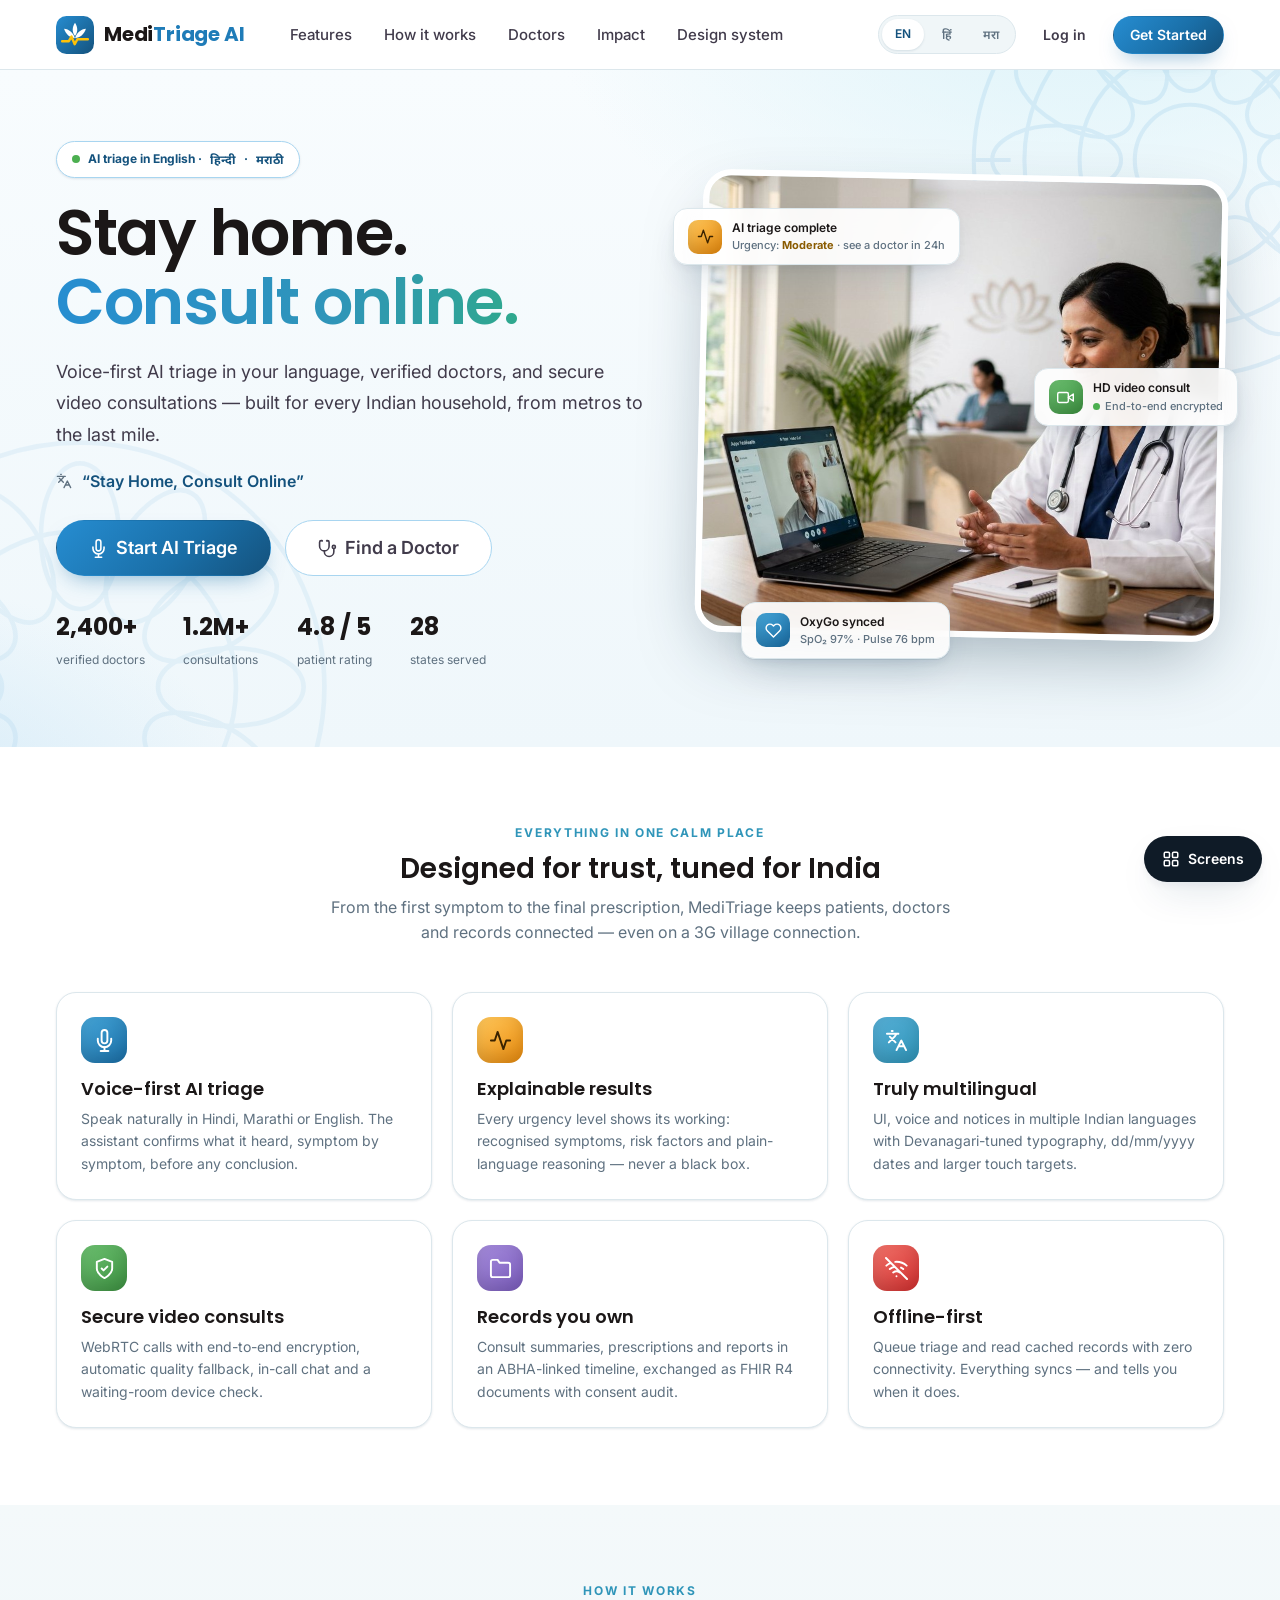
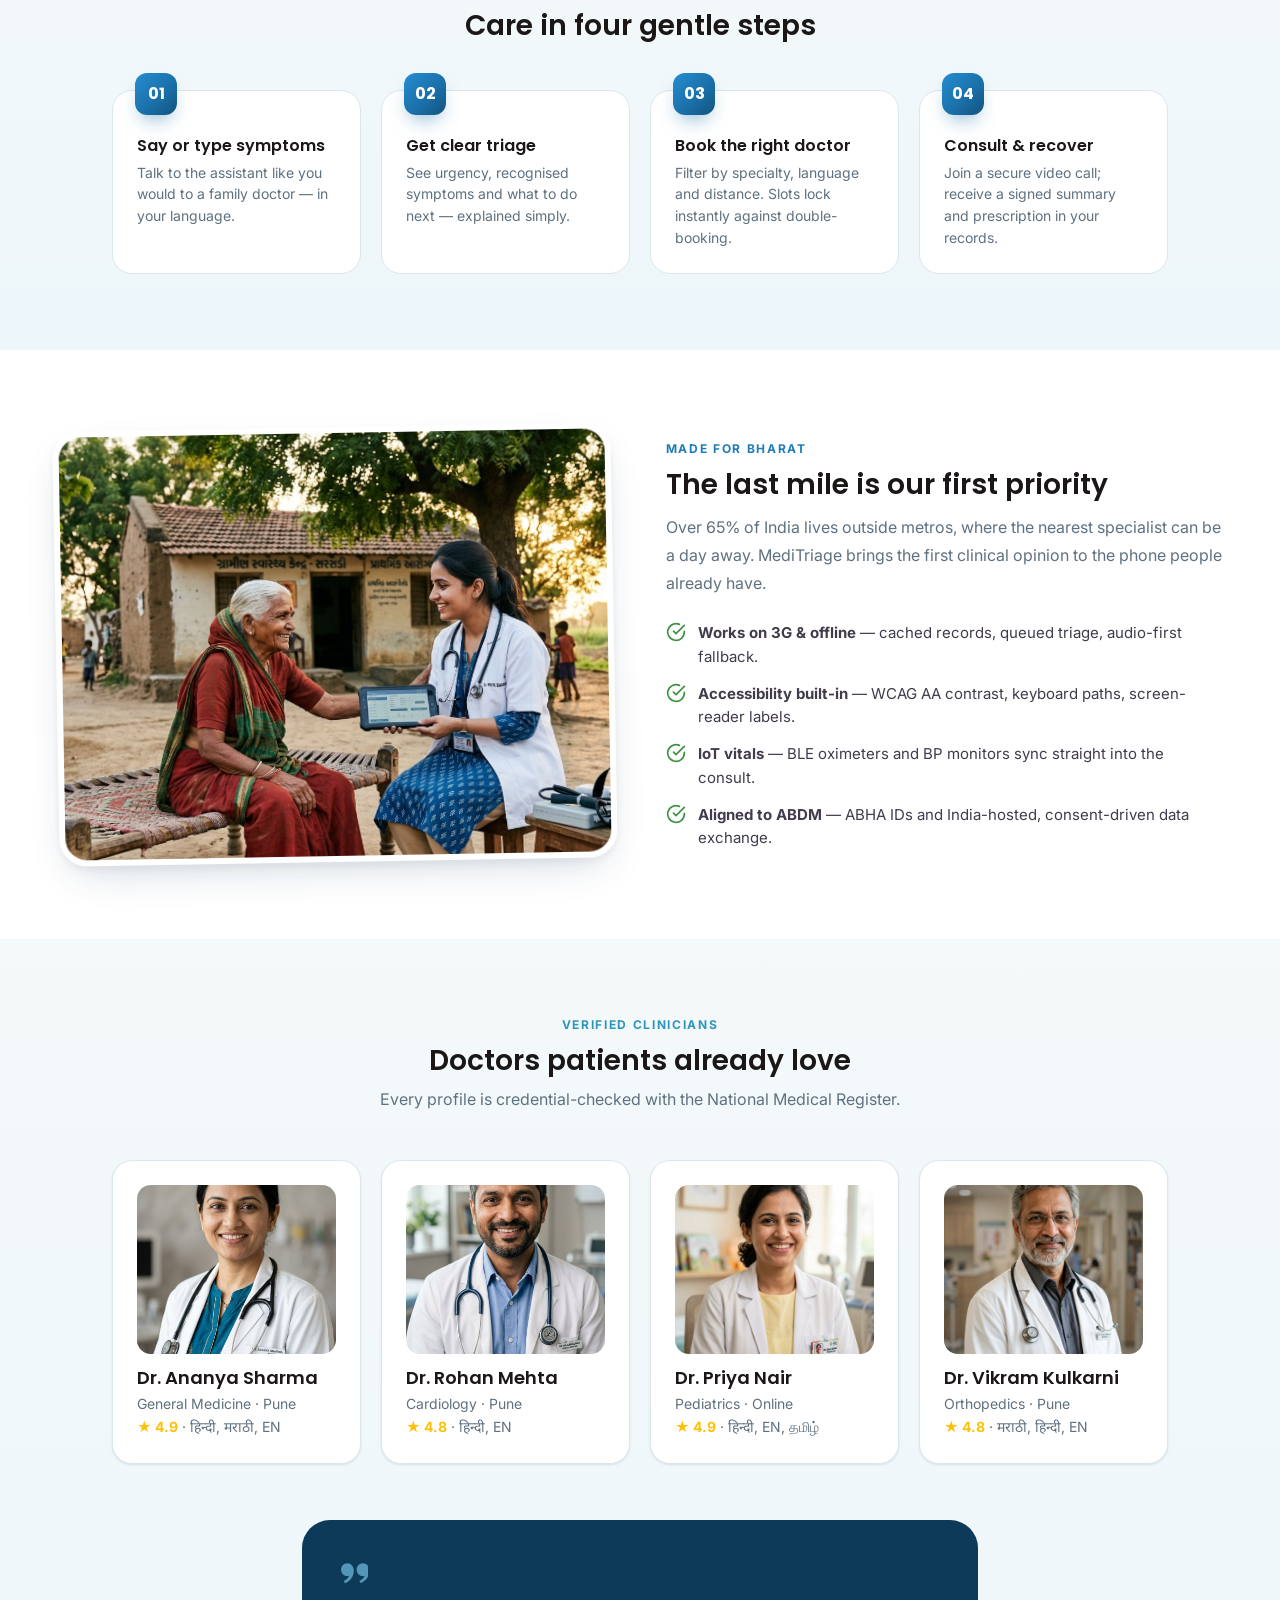
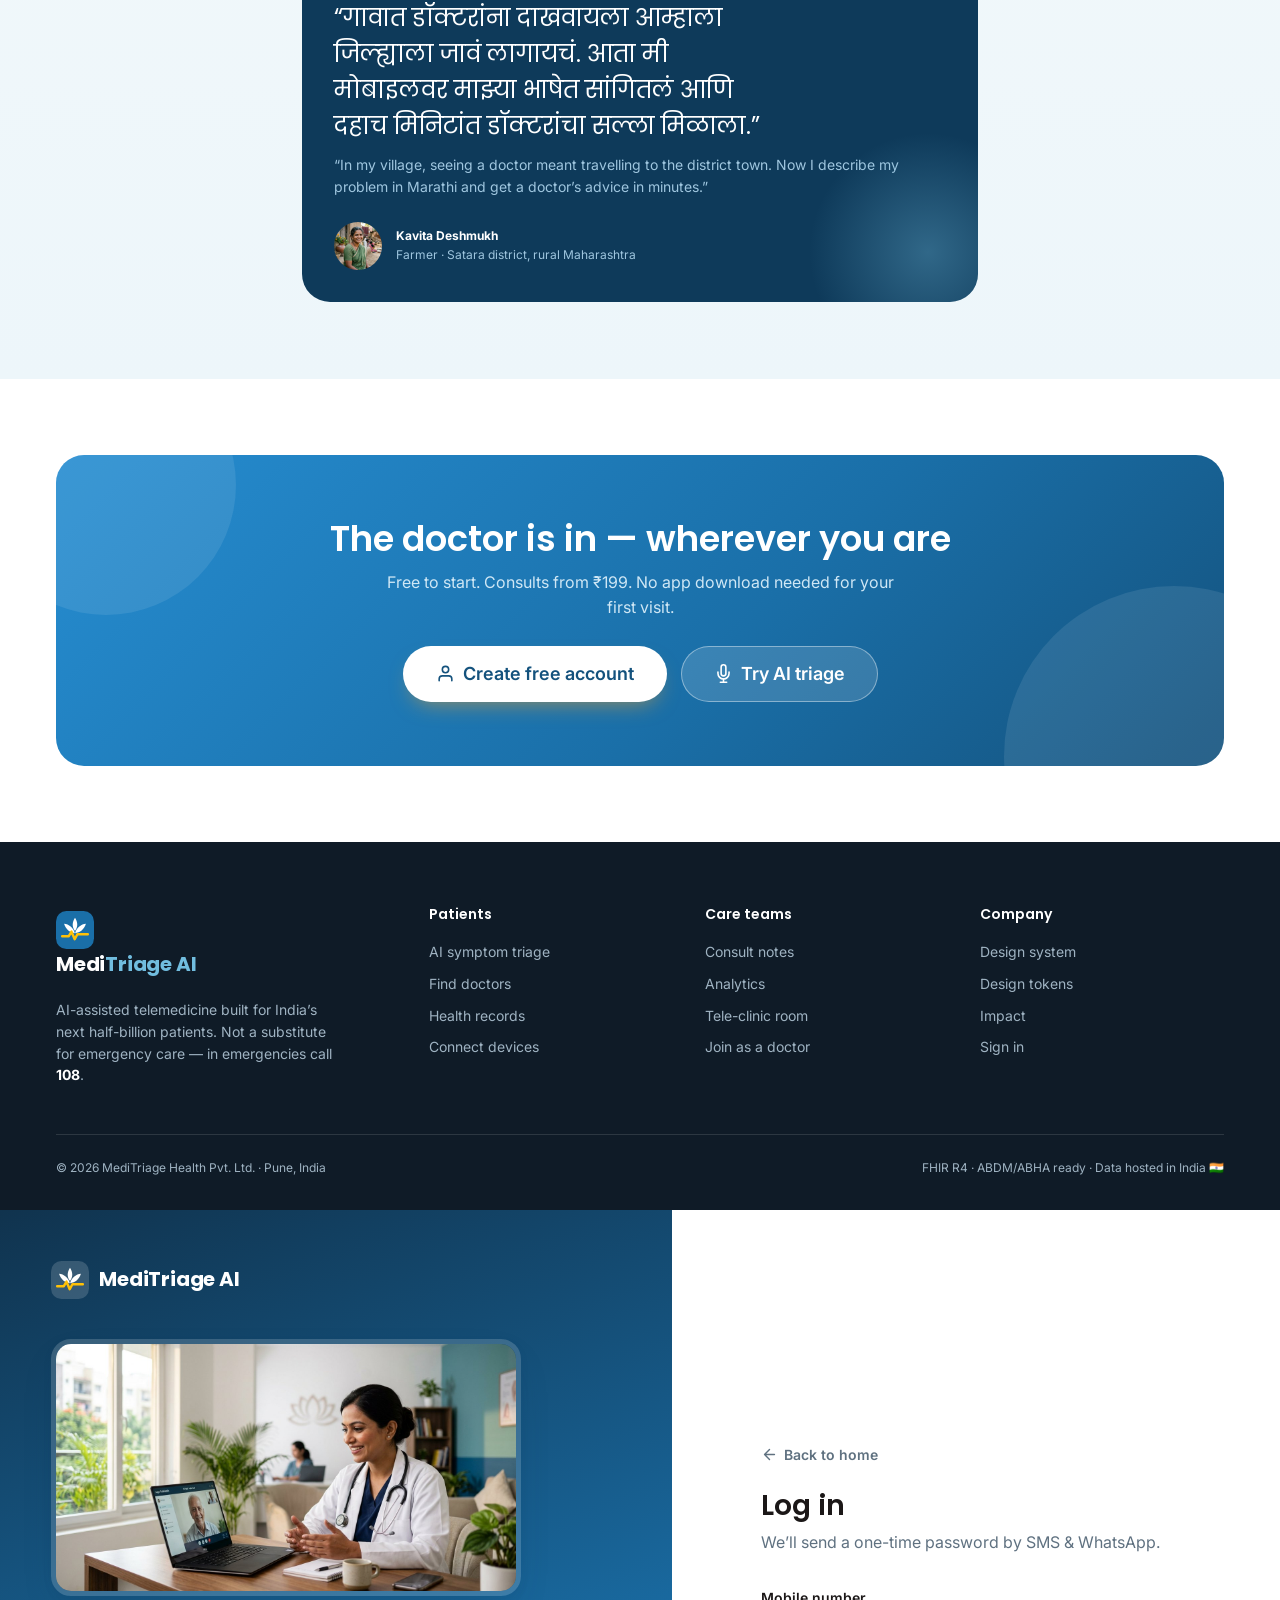
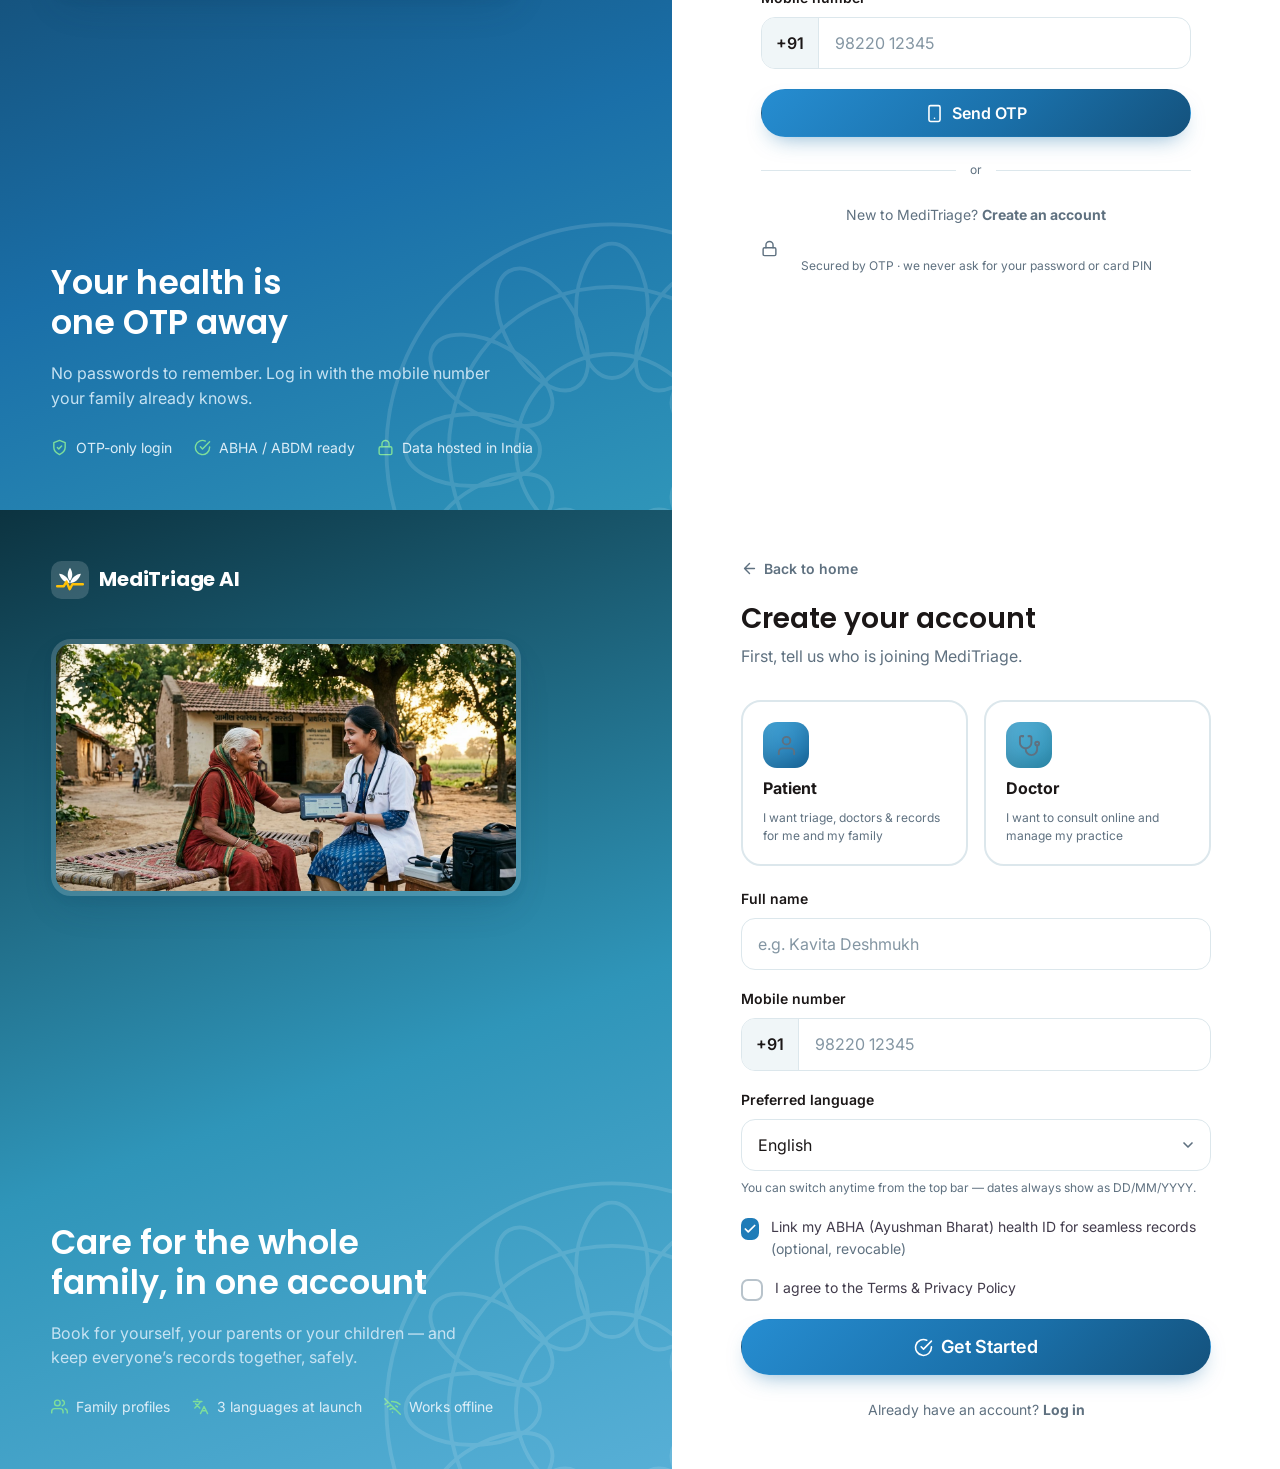
<file: index.html>
<!doctype html>
<html lang="en">
<head>
<meta charset="utf-8">
<meta name="viewport" content="width=device-width, initial-scale=1, viewport-fit=cover">
<title>MediTriage AI — Stay Home, Consult Online</title>
<meta name="description" content="MediTriage AI — voice-first AI triage in Hindi, Marathi & English, verified doctors, secure video consultations. Premium telemedicine for every Indian household.">
<meta name="theme-color" content="#1A6FA8">
<link rel="icon" href="data:image/svg+xml,%3Csvg xmlns='http://www.w3.org/2000/svg' viewBox='0 0 64 64'%3E%3Crect width='64' height='64' rx='16' fill='%231A6FA8'/%3E%3Cpath d='M32 12c-5.5 8.5-5.5 17 0 24 5.5-7 5.5-15.5 0-24zM13 22c3 10 10.5 16 19 16.5C29 29 21 23 13 22zm38 0c-8 1-16 7-19 16.5 8.5-.5 16-6.5 19-16.5z' fill='%23fff'/%3E%3Cpath d='M10 46h13l4.5-8 6 13 4.5-8H54' fill='none' stroke='%23FFC107' stroke-width='4.5' stroke-linecap='round' stroke-linejoin='round'/%3E%3C/svg%3E">
<link rel="preconnect" href="https://fonts.googleapis.com">
<link rel="preconnect" href="https://fonts.gstatic.com" crossorigin>
<link href="https://fonts.googleapis.com/css2?family=Inter:wght@400;500;600;700&family=Poppins:wght@400;500;600;700&family=Noto+Sans+Devanagari:wght@400;500;600;700&display=swap" rel="stylesheet">
<link rel="stylesheet" href="assets/css/tokens.css">
<link rel="stylesheet" href="assets/css/base.css">
<link rel="stylesheet" href="assets/css/components.css">
<link rel="stylesheet" href="assets/css/screens.css">
<link rel="stylesheet" href="assets/css/responsive.css">
</head>
<body>
<a class="skip-link" href="#main">Skip to main content</a>

<!-- ============================================================
     ICON SPRITE · 24×24 · 2px stroke · rounded caps
     (export-ready icon set; mirror of /handoff assets)
     ============================================================ -->
<svg width="0" height="0" style="position:absolute" aria-hidden="true">
  <defs>
    <linearGradient id="radialGrad" x1="0" y1="0" x2="1" y2="1">
      <stop offset="0" stop-color="#57AFD6"/><stop offset="1" stop-color="#1A6FA8"/>
    </linearGradient>
  </defs>
  <symbol id="i-logo" viewBox="0 0 24 24">
    <path style="fill:currentColor;stroke:none" d="M12 2.6c-2.4 3.7-2.4 7.4 0 10.4 2.4-3 2.4-6.7 0-10.4zM3.8 6.6c1.3 4.4 4.6 7 8.3 7.2-1.3-4.2-4.8-6.7-8.3-7.2zm16.4 0c-3.5.5-7 3-8.3 7.2 3.7-.2 7-2.8 8.3-7.2z"/>
    <path d="M2.5 16.5h4.5l2-3.5 2.6 5.8 2-3.8h7.9"/>
  </symbol>
  <symbol id="i-home" viewBox="0 0 24 24"><path d="M3 9l9-7 9 7v11a2 2 0 0 1-2 2H5a2 2 0 0 1-2-2z"/><path d="M9 22V12h6v10"/></symbol>
  <symbol id="i-chat" viewBox="0 0 24 24"><path d="M21 11.5a8.38 8.38 0 0 1-.9 3.8 8.5 8.5 0 0 1-7.6 4.7 8.38 8.38 0 0 1-3.8-.9L3 21l1.9-5.7a8.38 8.38 0 0 1-.9-3.8 8.5 8.5 0 0 1 4.7-7.6 8.38 8.38 0 0 1 3.8-.9h.5a8.48 8.48 0 0 1 8 8v.5z"/></symbol>
  <symbol id="i-mic" viewBox="0 0 24 24"><path d="M12 1a3 3 0 0 0-3 3v8a3 3 0 0 0 6 0V4a3 3 0 0 0-3-3z"/><path d="M19 10v2a7 7 0 0 1-14 0v-2"/><path d="M12 19v4"/><path d="M8 23h8"/></symbol>
  <symbol id="i-mic-off" viewBox="0 0 24 24"><path d="M2 2l20 20"/><path d="M9 9v3a3 3 0 0 0 5.12 2.12M15 9.34V4a3 3 0 0 0-5.94-.6"/><path d="M17 16.95A7 7 0 0 1 5 12v-2m14 0v2a7 7 0 0 1-.11 1.23"/><path d="M12 19v4"/><path d="M8 23h8"/></symbol>
  <symbol id="i-calendar" viewBox="0 0 24 24"><rect x="3" y="4" width="18" height="18" rx="2"/><path d="M16 2v4M8 2v4M3 10h18"/></symbol>
  <symbol id="i-calendar-check" viewBox="0 0 24 24"><rect x="3" y="4" width="18" height="18" rx="2"/><path d="M16 2v4M8 2v4M3 10h18"/><path d="M9 16l2 2 4-4"/></symbol>
  <symbol id="i-file-text" viewBox="0 0 24 24"><path d="M14 2H6a2 2 0 0 0-2 2v16a2 2 0 0 0 2 2h12a2 2 0 0 0 2-2V8z"/><path d="M14 2v6h6"/><path d="M16 13H8M16 17H8M10 9H8"/></symbol>
  <symbol id="i-activity" viewBox="0 0 24 24"><path d="M22 12h-4l-3 9L9 3l-3 9H2"/></symbol>
  <symbol id="i-grid" viewBox="0 0 24 24"><rect x="3" y="3" width="7" height="7" rx="1.5"/><rect x="14" y="3" width="7" height="7" rx="1.5"/><rect x="14" y="14" width="7" height="7" rx="1.5"/><rect x="3" y="14" width="7" height="7" rx="1.5"/></symbol>
  <symbol id="i-bell" viewBox="0 0 24 24"><path d="M18 8A6 6 0 0 0 6 8c0 7-3 9-3 9h18s-3-2-3-9"/><path d="M13.73 21a2 2 0 0 1-3.46 0"/></symbol>
  <symbol id="i-search" viewBox="0 0 24 24"><circle cx="11" cy="11" r="8"/><path d="M21 21l-4.35-4.35"/></symbol>
  <symbol id="i-video" viewBox="0 0 24 24"><path d="M23 7l-7 5 7 5V7z"/><rect x="1" y="5" width="15" height="14" rx="2"/></symbol>
  <symbol id="i-video-off" viewBox="0 0 24 24"><path d="M16 16v1a2 2 0 0 1-2 2H3a2 2 0 0 1-2-2V7a2 2 0 0 1 2-2h2m5.66 0H14a2 2 0 0 1 2 2v3.34l1 1L23 7v10"/><path d="M2 2l20 20"/></symbol>
  <symbol id="i-phone" viewBox="0 0 24 24"><path d="M22 16.92v3a2 2 0 0 1-2.18 2 19.79 19.79 0 0 1-8.63-3.07 19.5 19.5 0 0 1-6-6 19.79 19.79 0 0 1-3.07-8.67A2 2 0 0 1 4.11 2h3a2 2 0 0 1 2 1.72 12.84 12.84 0 0 0 .7 2.81 2 2 0 0 1-.45 2.11L8.09 9.91a16 16 0 0 0 6 6l1.27-1.27a2 2 0 0 1 2.11-.45 12.84 12.84 0 0 0 2.81.7A2 2 0 0 1 22 16.92z"/></symbol>
  <symbol id="i-phone-off" viewBox="0 0 24 24"><path d="M10.68 13.31a16 16 0 0 0 3.41 2.6l1.27-1.27a2 2 0 0 1 2.11-.45 12.84 12.84 0 0 0 2.81.7 2 2 0 0 1 1.72 2v3a2 2 0 0 1-2.18 2 19.79 19.79 0 0 1-8.63-3.07 19.42 19.42 0 0 1-3.33-2.67m-2.67-3.34a19.79 19.79 0 0 1-3.07-8.63A2 2 0 0 1 4.11 2h3a2 2 0 0 1 2 1.72 12.84 12.84 0 0 0 .7 2.81 2 2 0 0 1-.45 2.11L8.09 9.91"/><path d="M2 2l20 20"/></symbol>
  <symbol id="i-message-square" viewBox="0 0 24 24"><path d="M21 15a2 2 0 0 1-2 2H7l-4 4V5a2 2 0 0 1 2-2h14a2 2 0 0 1 2 2z"/></symbol>
  <symbol id="i-map-pin" viewBox="0 0 24 24"><path d="M21 10c0 7-9 13-9 13s-9-6-9-13a9 9 0 0 1 18 0z"/><circle cx="12" cy="10" r="3"/></symbol>
  <symbol id="i-clock" viewBox="0 0 24 24"><circle cx="12" cy="12" r="10"/><path d="M12 6v6l4 2"/></symbol>
  <symbol id="i-check" viewBox="0 0 24 24"><path d="M20 6L9 17l-5-5"/></symbol>
  <symbol id="i-check-circle" viewBox="0 0 24 24"><path d="M22 11.08V12a10 10 0 1 1-5.93-9.14"/><path d="M22 4L12 14.01l-3-3"/></symbol>
  <symbol id="i-x" viewBox="0 0 24 24"><path d="M18 6L6 18M6 6l12 12"/></symbol>
  <symbol id="i-x-circle" viewBox="0 0 24 24"><circle cx="12" cy="12" r="10"/><path d="M15 9l-6 6M9 9l6 6"/></symbol>
  <symbol id="i-alert-triangle" viewBox="0 0 24 24"><path d="M10.29 3.86L1.82 18a2 2 0 0 0 1.71 3h16.94a2 2 0 0 0 1.71-3L13.71 3.86a2 2 0 0 0-3.42 0z"/><path d="M12 9v4M12 17h.01"/></symbol>
  <symbol id="i-info" viewBox="0 0 24 24"><circle cx="12" cy="12" r="10"/><path d="M12 16v-4M12 8h.01"/></symbol>
  <symbol id="i-chevron-down" viewBox="0 0 24 24"><path d="M6 9l6 6 6-6"/></symbol>
  <symbol id="i-chevron-right" viewBox="0 0 24 24"><path d="M9 18l6-6-6-6"/></symbol>
  <symbol id="i-chevron-left" viewBox="0 0 24 24"><path d="M15 18l-6-6 6-6"/></symbol>
  <symbol id="i-chevron-up" viewBox="0 0 24 24"><path d="M18 15l-6-6-6 6"/></symbol>
  <symbol id="i-arrow-right" viewBox="0 0 24 24"><path d="M5 12h14M12 5l7 7-7 7"/></symbol>
  <symbol id="i-arrow-left" viewBox="0 0 24 24"><path d="M19 12H5M12 19l-7-7 7-7"/></symbol>
  <symbol id="i-plus" viewBox="0 0 24 24"><path d="M12 5v14M5 12h14"/></symbol>
  <symbol id="i-download" viewBox="0 0 24 24"><path d="M21 15v4a2 2 0 0 1-2 2H5a2 2 0 0 1-2-2v-4"/><path d="M7 10l5 5 5-5M12 15V3"/></symbol>
  <symbol id="i-share-2" viewBox="0 0 24 24"><circle cx="18" cy="5" r="3"/><circle cx="6" cy="12" r="3"/><circle cx="18" cy="19" r="3"/><path d="M8.59 13.51l6.83 3.98M15.41 6.51l-6.82 3.98"/></symbol>
  <symbol id="i-filter" viewBox="0 0 24 24"><path d="M22 3H2l8 9.46V19l4 2v-8.54L22 3z"/></symbol>
  <symbol id="i-sliders" viewBox="0 0 24 24"><path d="M4 21v-7M4 10V3M12 21v-9M12 8V3M20 21v-5M20 12V3M1 14h6M9 8h6M17 16h6"/></symbol>
  <symbol id="i-shield" viewBox="0 0 24 24"><path d="M12 22s8-4 8-10V5l-8-3-8 3v7c0 6 8 10 8 10z"/></symbol>
  <symbol id="i-shield-check" viewBox="0 0 24 24"><path d="M12 22s8-4 8-10V5l-8-3-8 3v7c0 6 8 10 8 10z"/><path d="M9 12l2 2 4-4"/></symbol>
  <symbol id="i-wifi" viewBox="0 0 24 24"><path d="M5 12.55a11 11 0 0 1 14.08 0M1.42 9a16 16 0 0 1 21.16 0M8.53 16.11a6 6 0 0 1 6.95 0M12 20h.01"/></symbol>
  <symbol id="i-wifi-off" viewBox="0 0 24 24"><path d="M1 1l22 22M16.72 11.06A10.94 10.94 0 0 1 19 12.55M5 12.55a10.94 10.94 0 0 1 5.17-2.39M10.71 5.05A16 16 0 0 1 22.58 9M1.42 9a15.91 15.91 0 0 1 4.7-2.88M8.53 16.11a6 6 0 0 1 6.95 0M12 20h.01"/></symbol>
  <symbol id="i-thermometer" viewBox="0 0 24 24"><path d="M14 14.76V3.5a2.5 2.5 0 0 0-5 0v11.26a4.5 4.5 0 1 0 5 0z"/></symbol>
  <symbol id="i-droplet" viewBox="0 0 24 24"><path d="M12 2.69l5.66 5.66a8 8 0 1 1-11.31 0z"/></symbol>
  <symbol id="i-wind" viewBox="0 0 24 24"><path d="M9.59 4.59A2 2 0 1 1 11 8H2m10.59 11.41A2 2 0 1 0 14 16H2m15.73-8.27A2.5 2.5 0 1 1 19.5 12H2"/></symbol>
  <symbol id="i-heart" viewBox="0 0 24 24"><path d="M20.84 4.61a5.5 5.5 0 0 0-7.78 0L12 5.67l-1.06-1.06a5.5 5.5 0 0 0-7.78 7.78l1.06 1.06L12 21.23l7.78-7.78 1.06-1.06a5.5 5.5 0 0 0 0-7.78z"/></symbol>
  <symbol id="i-pill" viewBox="0 0 24 24"><path d="M10.5 20.5a5.66 5.66 0 0 1-8-8l8-8a5.66 5.66 0 0 1 8 8l-8 8z"/><path d="M8.5 8.5l7 7"/></symbol>
  <symbol id="i-user" viewBox="0 0 24 24"><path d="M20 21v-2a4 4 0 0 0-4-4H8a4 4 0 0 0-4 4v2"/><circle cx="12" cy="7" r="4"/></symbol>
  <symbol id="i-users" viewBox="0 0 24 24"><path d="M17 21v-2a4 4 0 0 0-4-4H5a4 4 0 0 0-4 4v2"/><circle cx="9" cy="7" r="4"/><path d="M23 21v-2a4 4 0 0 0-3-3.87M16 3.13a4 4 0 0 1 0 7.75"/></symbol>
  <symbol id="i-settings" viewBox="0 0 24 24"><circle cx="12" cy="12" r="3"/><path d="M19.4 15a1.65 1.65 0 0 0 .33 1.82l.06.06a2 2 0 0 1 0 2.83 2 2 0 0 1-2.83 0l-.06-.06a1.65 1.65 0 0 0-1.82-.33 1.65 1.65 0 0 0-1 1.51V21a2 2 0 0 1-2 2 2 2 0 0 1-2-2v-.09A1.65 1.65 0 0 0 9 19.4a1.65 1.65 0 0 0-1.82.33l-.06.06a2 2 0 0 1-2.83 0 2 2 0 0 1 0-2.83l.06-.06a1.65 1.65 0 0 0 .33-1.82 1.65 1.65 0 0 0-1.51-1H3a2 2 0 0 1-2-2 2 2 0 0 1 2-2h.09A1.65 1.65 0 0 0 4.6 9a1.65 1.65 0 0 0-.33-1.82l-.06-.06a2 2 0 0 1 0-2.83 2 2 0 0 1 2.83 0l.06.06a1.65 1.65 0 0 0 1.82.33H9a1.65 1.65 0 0 0 1-1.51V3a2 2 0 0 1 2-2 2 2 0 0 1 2 2v.09a1.65 1.65 0 0 0 1 1.51 1.65 1.65 0 0 0 1.82-.33l.06-.06a2 2 0 0 1 2.83 0 2 2 0 0 1 0 2.83l-.06.06a1.65 1.65 0 0 0-.33 1.82V9a1.65 1.65 0 0 0 1.51 1H21a2 2 0 0 1 2 2 2 2 0 0 1-2 2h-.09a1.65 1.65 0 0 0-1.51 1z"/></symbol>
  <symbol id="i-log-out" viewBox="0 0 24 24"><path d="M9 21H5a2 2 0 0 1-2-2V5a2 2 0 0 1 2-2h4"/><path d="M16 17l5-5-5-5M21 12H9"/></symbol>
  <symbol id="i-edit-2" viewBox="0 0 24 24"><path d="M17 3a2.83 2.83 0 1 1 4 4L7.5 20.5 2 22l1.5-5.5L17 3z"/></symbol>
  <symbol id="i-send" viewBox="0 0 24 24"><path d="M22 2L11 13"/><path d="M22 2l-7 20-4-9-9-4 20-7z"/></symbol>
  <symbol id="i-refresh-cw" viewBox="0 0 24 24"><path d="M23 4v6h-6M1 20v-6h6"/><path d="M3.51 9a9 9 0 0 1 14.85-3.36L23 10M1 14l4.64 4.36A9 9 0 0 0 20.49 15"/></symbol>
  <symbol id="i-award" viewBox="0 0 24 24"><circle cx="12" cy="8" r="6"/><path d="M15.477 12.89L17 22l-5-3-5 3 1.523-9.11"/></symbol>
  <symbol id="i-folder" viewBox="0 0 24 24"><path d="M22 19a2 2 0 0 1-2 2H4a2 2 0 0 1-2-2V5a2 2 0 0 1 2-2h5l2 3h9a2 2 0 0 1 2 2z"/></symbol>
  <symbol id="i-eye" viewBox="0 0 24 24"><path d="M1 12s4-8 11-8 11 8 11 8-4 8-11 8-11-8-11-8z"/><circle cx="12" cy="12" r="3"/></symbol>
  <symbol id="i-zap" viewBox="0 0 24 24"><path d="M13 2L3 14h9l-1 8 10-12h-9l1-8z"/></symbol>
  <symbol id="i-trending-up" viewBox="0 0 24 24"><path d="M23 6l-9.5 9.5-5-5L1 18"/><path d="M17 6h6v6"/></symbol>
  <symbol id="i-menu" viewBox="0 0 24 24"><path d="M3 12h18M3 6h18M3 18h18"/></symbol>
  <symbol id="i-lock" viewBox="0 0 24 24"><rect x="3" y="11" width="18" height="11" rx="2"/><path d="M7 11V7a5 5 0 0 1 10 0v4"/></symbol>
  <symbol id="i-smartphone" viewBox="0 0 24 24"><rect x="5" y="2" width="14" height="20" rx="2"/><path d="M12 18h.01"/></symbol>
  <symbol id="i-globe" viewBox="0 0 24 24"><circle cx="12" cy="12" r="10"/><path d="M2 12h20"/><path d="M12 2a15.3 15.3 0 0 1 4 10 15.3 15.3 0 0 1-4 10 15.3 15.3 0 0 1-4-10 15.3 15.3 0 0 1 4-10z"/></symbol>
  <symbol id="i-camera" viewBox="0 0 24 24"><path d="M23 19a2 2 0 0 1-2 2H3a2 2 0 0 1-2-2V8a2 2 0 0 1 2-2h4l2-3h6l2 3h4a2 2 0 0 1 2 2z"/><circle cx="12" cy="13" r="4"/></symbol>
  <symbol id="i-maximize" viewBox="0 0 24 24"><path d="M8 3H5a2 2 0 0 0-2 2v3m18 0V5a2 2 0 0 0-2-2h-3m0 18h3a2 2 0 0 0 2-2v-3M3 16v3a2 2 0 0 0 2 2h3"/></symbol>
  <symbol id="i-copy" viewBox="0 0 24 24"><rect x="9" y="9" width="13" height="13" rx="2"/><path d="M5 15H4a2 2 0 0 1-2-2V4a2 2 0 0 1 2-2h9a2 2 0 0 1 2 2v1"/></symbol>
  <symbol id="i-headphones" viewBox="0 0 24 24"><path d="M3 18v-6a9 9 0 0 1 18 0v6"/><path d="M21 19a2 2 0 0 1-2 2h-1a2 2 0 0 1-2-2v-3a2 2 0 0 1 2-2h3zM3 19a2 2 0 0 0 2 2h1a2 2 0 0 0 2-2v-3a2 2 0 0 0-2-2H3z"/></symbol>
  <symbol id="i-building" viewBox="0 0 24 24"><rect x="4" y="2" width="16" height="20" rx="2"/><path d="M9 22v-4h6v4"/><path d="M8 6h.01M16 6h.01M12 6h.01M8 10h.01M16 10h.01M12 10h.01M8 14h.01M16 14h.01M12 14h.01M8 18h.01M16 18h.01"/></symbol>
  <symbol id="i-book-open" viewBox="0 0 24 24"><path d="M2 3h6a4 4 0 0 1 4 4v14a3 3 0 0 0-3-3H2z"/><path d="M22 3h-6a4 4 0 0 0-4 4v14a3 3 0 0 1 3-3h7z"/></symbol>
  <symbol id="i-external-link" viewBox="0 0 24 24"><path d="M18 13v6a2 2 0 0 1-2 2H5a2 2 0 0 1-2-2V8a2 2 0 0 1 2-2h6"/><path d="M15 3h6v6M10 14L21 3"/></symbol>
  <symbol id="i-languages" viewBox="0 0 24 24"><path d="M5 8l6 6M4 14l6-6 2-3M2 5h12M7 2h1"/><path d="M22 22l-5-10-5 10M14 18h6"/></symbol>
  <symbol id="i-stethoscope" viewBox="0 0 24 24"><path d="M4.8 2.3A.3.3 0 1 0 5 2H4a2 2 0 0 0-2 2v5a6 6 0 0 0 6 6a6 6 0 0 0 6-6V4a2 2 0 0 0-2-2h-1a.2.2 0 1 0 .3.3"/><path d="M8 15v1a6 6 0 0 0 6 6a6 6 0 0 0 6-6v-4"/><circle cx="20" cy="10" r="2"/></symbol>
</svg>
<!-- ============================================================
     CHROME PAGES · Landing
     ============================================================ -->
<div id="chrome-root">
<section class="screen page landing" id="screen-landing" aria-label="Landing page">

  <nav class="landing-nav" aria-label="Landing navigation">
    <a class="brand" href="#/">
      <svg class="logo-mark" viewBox="0 0 40 40" aria-hidden="true"><rect width="40" height="40" rx="11" fill="url(#lgA)"/><defs><linearGradient id="lgA" x1="0" y1="0" x2="1" y2="1"><stop offset="0" stop-color="#268DD1"/><stop offset="1" stop-color="#14527D"/></linearGradient></defs><path d="M20 7c-3.2 5-3.2 9.8 0 14 3.2-4.2 3.2-9 0-14zM8.5 13.5c1.8 6 6.3 9.5 11.4 9.8C18 17.4 13.6 14 8.5 13.5zm23 0c-5.1.5-9.5 3.9-11.4 9.8 5.1-.3 9.6-3.8 11.4-9.8z" fill="#fff"/><path d="M6.5 26.5h7l2.8-4.8 3.4 8 2.8-5.2h11" fill="none" stroke="#FFC107" stroke-width="2.6" stroke-linecap="round" stroke-linejoin="round"/></svg>
      <span class="brand__name">Medi<em>Triage</em>&nbsp;<span style="color:var(--blue-600)">AI</span></span>
    </a>
    <div class="links">
      <a href="#features">Features</a>
      <a href="#how">How it works</a>
      <a href="#doctors">Doctors</a>
      <a href="#impact">Impact</a>
      <a href="styleguide.html">Design system</a>
    </div>
    <div class="cta">
      <div class="segmented segmented--sm" role="group" aria-label="Change language">
        <button data-lang-btn="en" aria-pressed="true" type="button">EN</button>
        <button data-lang-btn="hi" aria-pressed="false" lang="hi" type="button">हिं</button>
        <button data-lang-btn="mr" aria-pressed="false" lang="mr" type="button">मरा</button>
      </div>
      <a class="btn btn--ghost btn--sm" href="#/login" data-i18n="action.login">Log in</a>
      <a class="btn btn--primary btn--sm" href="#/signup" data-i18n="action.getStarted">Get Started</a>
    </div>
  </nav>

  <header class="hero">
    <svg class="hero__mandala" viewBox="0 0 100 100" aria-hidden="true">
      <g fill="none" stroke="currentColor" stroke-width=".9">
        <circle cx="50" cy="50" r="47"/><circle cx="50" cy="50" r="36"/><circle cx="50" cy="50" r="24"/><circle cx="50" cy="50" r="12"/>
        <g id="petals">
          <ellipse cx="50" cy="21" rx="7.5" ry="14"/><ellipse cx="50" cy="21" rx="7.5" ry="14" transform="rotate(30 50 50)"/><ellipse cx="50" cy="21" rx="7.5" ry="14" transform="rotate(60 50 50)"/><ellipse cx="50" cy="21" rx="7.5" ry="14" transform="rotate(90 50 50)"/><ellipse cx="50" cy="21" rx="7.5" ry="14" transform="rotate(120 50 50)"/><ellipse cx="50" cy="21" rx="7.5" ry="14" transform="rotate(150 50 50)"/><ellipse cx="50" cy="21" rx="7.5" ry="14" transform="rotate(180 50 50)"/><ellipse cx="50" cy="21" rx="7.5" ry="14" transform="rotate(210 50 50)"/><ellipse cx="50" cy="21" rx="7.5" ry="14" transform="rotate(240 50 50)"/><ellipse cx="50" cy="21" rx="7.5" ry="14" transform="rotate(270 50 50)"/><ellipse cx="50" cy="21" rx="7.5" ry="14" transform="rotate(300 50 50)"/><ellipse cx="50" cy="21" rx="7.5" ry="14" transform="rotate(330 50 50)"/>
        </g>
        <path d="M50 3v8M50 89v8M3 50h8M89 50h8"/>
      </g>
    </svg>
    <svg class="hero__mandala two" viewBox="0 0 100 100" aria-hidden="true"><use href="#petals" style="color:inherit" fill="none" stroke="currentColor" stroke-width=".9"/><circle cx="50" cy="50" r="47" fill="none" stroke="currentColor" stroke-width=".9"/><circle cx="50" cy="50" r="30" fill="none" stroke="currentColor" stroke-width=".9"/></svg>

    <div class="hero__copy">
      <span class="hero__eyebrow rise-in"><span class="dot"></span> AI triage in English · <span lang="hi">हिन्दी</span> · <span lang="mr">मराठी</span></span>
      <h1 class="rise-in" data-delay="1">Stay home.<br><span class="grad">Consult online.</span></h1>
      <p class="hero__sub rise-in" data-delay="2" data-i18n="landing.heroSub">Voice-first AI triage in your language, verified doctors, and secure video consultations — built for every Indian household, from metros to the last mile.</p>
      <div class="hero__tagline-swap rise-in" data-delay="3" aria-live="polite">
        <svg class="icon" style="--icon-sz:16px" aria-hidden="true"><use href="#i-languages"/></svg>
        <span class="swap" id="tag-swap">
          <span>“Stay Home, Consult Online”</span>
          <span lang="hi">“घर पर रहें, ऑनलाइन सलाह लें”</span>
          <span lang="mr">“घरात रहा, ऑनलाइन सल्ला घ्या”</span>
        </span>
      </div>
      <div class="hero__ctas rise-in" data-delay="4">
        <a class="btn btn--primary btn--lg" href="#/assistant"><svg class="icon" aria-hidden="true"><use href="#i-mic"/></svg> <span data-i18n="action.startTriage">Start AI Triage</span></a>
        <a class="btn btn--secondary btn--lg" href="#/doctors"><svg class="icon" aria-hidden="true"><use href="#i-stethoscope"/></svg> <span data-i18n="action.findDoctor">Find a Doctor</span></a>
      </div>
      <div class="hero__proof rise-in" data-delay="4">
        <div class="stat"><b>2,400+</b><span>verified doctors</span></div>
        <div class="stat"><b>1.2M+</b><span>consultations</span></div>
        <div class="stat"><b>4.8 / 5</b><span>patient rating</span></div>
        <div class="stat"><b>28</b><span>states served</span></div>
      </div>
    </div>

    <div class="hero__visual rise-in" data-delay="2">
      <figure class="hero__photo">
        <img src="assets/img/hero.jpg" alt="Indian doctor on a secure video consultation with a patient from her clinic" width="640" height="562">
      </figure>
      <div class="float-chip float-chip--a">
        <span class="tile tile--amber"><svg class="icon" aria-hidden="true"><use href="#i-activity"/></svg></span>
        <span>AI triage complete<small>Urgency: <b style="color:#8A5B00">Moderate</b> · see a doctor in 24h</small></span>
      </div>
      <div class="float-chip float-chip--b">
        <span class="tile tile--green"><svg class="icon" aria-hidden="true"><use href="#i-video"/></svg></span>
        <span>HD video consult<small><span style="display:inline-flex;align-items:center;gap:5px"><i style="width:7px;height:7px;border-radius:50%;background:var(--green-500);display:inline-block"></i> End-to-end encrypted</span></small></span>
      </div>
      <div class="float-chip float-chip--c">
        <span class="tile tile--blue"><svg class="icon" aria-hidden="true"><use href="#i-heart"/></svg></span>
        <span>OxyGo synced<small>SpO₂ 97% · Pulse 76 bpm</small></span>
      </div>
    </div>
  </header>

  <section class="section" id="features">
    <div class="section__head">
      <span class="kicker">Everything in one calm place</span>
      <h2>Designed for trust, tuned for India</h2>
      <p>From the first symptom to the final prescription, MediTriage keeps patients, doctors and records connected — even on a 3G village connection.</p>
    </div>
    <div class="features-grid">
      <article class="feature-card"><span class="tile tile--blue"><svg class="icon" aria-hidden="true"><use href="#i-mic"/></svg></span><h3>Voice-first AI triage</h3><p>Speak naturally in Hindi, Marathi or English. The assistant confirms what it heard, symptom by symptom, before any conclusion.</p></article>
      <article class="feature-card"><span class="tile tile--amber"><svg class="icon" aria-hidden="true"><use href="#i-activity"/></svg></span><h3>Explainable results</h3><p>Every urgency level shows its working: recognised symptoms, risk factors and plain-language reasoning — never a black box.</p></article>
      <article class="feature-card"><span class="tile tile--teal"><svg class="icon" aria-hidden="true"><use href="#i-languages"/></svg></span><h3>Truly multilingual</h3><p>UI, voice and notices in multiple Indian languages with Devanagari-tuned typography, dd/mm/yyyy dates and larger touch targets.</p></article>
      <article class="feature-card"><span class="tile tile--green"><svg class="icon" aria-hidden="true"><use href="#i-shield-check"/></svg></span><h3>Secure video consults</h3><p>WebRTC calls with end-to-end encryption, automatic quality fallback, in-call chat and a waiting-room device check.</p></article>
      <article class="feature-card"><span class="tile tile--violet"><svg class="icon" aria-hidden="true"><use href="#i-folder"/></svg></span><h3>Records you own</h3><p>Consult summaries, prescriptions and reports in an ABHA-linked timeline, exchanged as FHIR R4 documents with consent audit.</p></article>
      <article class="feature-card"><span class="tile tile--red"><svg class="icon" aria-hidden="true"><use href="#i-wifi-off"/></svg></span><h3>Offline-first</h3><p>Queue triage and read cached records with zero connectivity. Everything syncs — and tells you when it does.</p></article>
    </div>
  </section>

  <section class="section section--tint" id="how">
    <div class="section" style="padding-top:0;padding-bottom:0">
      <div class="section__head">
        <span class="kicker">How it works</span>
        <h2>Care in four gentle steps</h2>
      </div>
      <div class="steps">
        <article class="step-card"><h3>Say or type symptoms</h3><p>Talk to the assistant like you would to a family doctor — in your language.</p></article>
        <article class="step-card"><h3>Get clear triage</h3><p>See urgency, recognised symptoms and what to do next — explained simply.</p></article>
        <article class="step-card"><h3>Book the right doctor</h3><p>Filter by specialty, language and distance. Slots lock instantly against double-booking.</p></article>
        <article class="step-card"><h3>Consult &amp; recover</h3><p>Join a secure video call; receive a signed summary and prescription in your records.</p></article>
      </div>
    </div>
  </section>

  <section class="section" id="impact">
    <div class="split">
      <figure class="photo"><img src="assets/img/rural.jpg" alt="Doctor consulting an elderly patient outside a village clinic using a tablet" loading="lazy"></figure>
      <div>
        <span class="kicker">Made for Bharat</span>
        <h2>The last mile is our first priority</h2>
        <p style="color:var(--text-muted);margin-top:12px;line-height:var(--lh-loose)">Over 65% of India lives outside metros, where the nearest specialist can be a day away. MediTriage brings the first clinical opinion to the phone people already have.</p>
        <ul class="check-list" role="list">
          <li><svg class="icon" aria-hidden="true"><use href="#i-check-circle"/></svg><span><b>Works on 3G &amp; offline</b> — cached records, queued triage, audio-first fallback.</span></li>
          <li><svg class="icon" aria-hidden="true"><use href="#i-check-circle"/></svg><span><b>Accessibility built-in</b> — WCAG AA contrast, keyboard paths, screen-reader labels.</span></li>
          <li><svg class="icon" aria-hidden="true"><use href="#i-check-circle"/></svg><span><b>IoT vitals</b> — BLE oximeters and BP monitors sync straight into the consult.</span></li>
          <li><svg class="icon" aria-hidden="true"><use href="#i-check-circle"/></svg><span><b>Aligned to ABDM</b> — ABHA IDs and India-hosted, consent-driven data exchange.</span></li>
        </ul>
      </div>
    </div>
  </section>

  <section class="section section--tint" id="doctors">
    <div class="section" style="padding-top:0;padding-bottom:0">
      <div class="section__head">
        <span class="kicker">Verified clinicians</span>
        <h2>Doctors patients already love</h2>
        <p>Every profile is credential-checked with the National Medical Register.</p>
      </div>
      <div class="doc-strip">
        <a class="feature-card card--hover" style="text-decoration:none" href="#/doctor/asha"><img src="assets/img/doctor-asha.jpg" alt="Dr. Ananya Sharma" style="border-radius:14px;aspect-ratio:1/.85;object-fit:cover;margin-bottom:14px"><h3 style="margin:0 0 4px">Dr. Ananya Sharma</h3><p>General Medicine · Pune<br><span style="color:var(--amber-500);font-weight:700">★ 4.9</span> · <span lang="hi">हिन्दी</span>, <span lang="mr">मराठी</span>, EN</p></a>
        <a class="feature-card card--hover" style="text-decoration:none" href="#/doctor/rohan"><img src="assets/img/doctor-rohan.jpg" alt="Dr. Rohan Mehta" style="border-radius:14px;aspect-ratio:1/.85;object-fit:cover;margin-bottom:14px"><h3 style="margin:0 0 4px">Dr. Rohan Mehta</h3><p>Cardiology · Pune<br><span style="color:var(--amber-500);font-weight:700">★ 4.8</span> · <span lang="hi">हिन्दी</span>, EN</p></a>
        <a class="feature-card card--hover" style="text-decoration:none" href="#/doctor/priya"><img src="assets/img/doctor-priya.jpg" alt="Dr. Priya Nair" style="border-radius:14px;aspect-ratio:1/.85;object-fit:cover;margin-bottom:14px"><h3 style="margin:0 0 4px">Dr. Priya Nair</h3><p>Pediatrics · Online<br><span style="color:var(--amber-500);font-weight:700">★ 4.9</span> · <span lang="hi">हिन्दी</span>, EN, தமிழ்</p></a>
        <a class="feature-card card--hover" style="text-decoration:none" href="#/doctor/vikram"><img src="assets/img/doctor-vikram.jpg" alt="Dr. Vikram Kulkarni" style="border-radius:14px;aspect-ratio:1/.85;object-fit:cover;margin-bottom:14px"><h3 style="margin:0 0 4px">Dr. Vikram Kulkarni</h3><p>Orthopedics · Pune<br><span style="color:var(--amber-500);font-weight:700">★ 4.8</span> · <span lang="mr">मराठी</span>, <span lang="hi">हिन्दी</span>, EN</p></a>
      </div>

      <div style="display:grid;place-items:center;margin-top:56px">
        <figure class="testimonial" style="max-width:880px">
          <svg viewBox="0 0 24 24" style="width:34px;fill:#71BDDF;opacity:.7;margin-bottom:14px" aria-hidden="true"><path d="M9.5 8C7 8 5 10 5 12.5S7 17 9.5 17c.4 0 .8-.1 1.1-.2C10 18.6 8.6 19.7 7 20.3l.7 1.7c3.7-1.4 6.3-4.7 6.3-9C14 10.4 12 8 9.5 8zm11 0C18 8 16 10 16 12.5S18 17 20.5 17c.4 0 .8-.1 1.1-.2-.6 1.8-2 2.9-3.6 3.5l.7 1.7c3.7-1.4 6.3-4.7 6.3-9 0-2.6-2-5-4.5-5z"/></svg>
          <blockquote lang="mr">“गावात डॉक्टरांना दाखवायला आम्हाला जिल्ह्याला जावं लागायचं. आता मी मोबाइलवर माझ्या भाषेत सांगितलं आणि दहाच मिनिटांत डॉक्टरांचा सल्ला मिळाला.”</blockquote>
          <p style="color:#9FC6DF;margin-top:10px;font-size:var(--fs-14)">“In my village, seeing a doctor meant travelling to the district town. Now I describe my problem in Marathi and get a doctor’s advice in minutes.”</p>
          <figcaption class="who">
            <span class="avatar avatar--md"><img src="assets/img/kavita.jpg" alt="Kavita Deshmukh"></span>
            <span><b>Kavita Deshmukh</b><span>Farmer · Satara district, rural Maharashtra</span></span>
          </figcaption>
        </figure>
      </div>
    </div>
  </section>

  <section class="section">
    <div class="cta-band">
      <h2>The doctor is in — wherever you are</h2>
      <p>Free to start. Consults from ₹199. No app download needed for your first visit.</p>
      <div style="display:flex;gap:14px;justify-content:center;flex-wrap:wrap;position:relative">
        <a class="btn btn--amber btn--lg" href="#/signup" style="background:#fff;color:var(--blue-800)"><svg class="icon" aria-hidden="true"><use href="#i-user"/></svg> Create free account</a>
        <a class="btn btn--lg" style="background:rgba(255,255,255,.14);color:#fff;border:1px solid rgba(255,255,255,.4)" href="#/assistant"><svg class="icon" aria-hidden="true"><use href="#i-mic"/></svg> Try AI triage</a>
      </div>
    </div>
  </section>

  <footer class="footer">
    <div class="footer__grid">
      <div>
        <a class="brand" href="#/" style="margin-bottom:14px">
          <svg class="logo-mark" viewBox="0 0 40 40" aria-hidden="true"><rect width="40" height="40" rx="11" fill="#1A6FA8"/><path d="M20 7c-3.2 5-3.2 9.8 0 14 3.2-4.2 3.2-9 0-14zM8.5 13.5c1.8 6 6.3 9.5 11.4 9.8C18 17.4 13.6 14 8.5 13.5zm23 0c-5.1.5-9.5 3.9-11.4 9.8 5.1-.3 9.6-3.8 11.4-9.8z" fill="#fff"/><path d="M6.5 26.5h7l2.8-4.8 3.4 8 2.8-5.2h11" fill="none" stroke="#FFC107" stroke-width="2.6" stroke-linecap="round" stroke-linejoin="round"/></svg>
          <span class="brand__name" style="color:#fff">Medi<em style="color:#71BDDF">Triage</em> <span style="color:#71BDDF">AI</span></span>
        </a>
        <p style="font-size:var(--fs-14);max-width:32ch">AI-assisted telemedicine built for India’s next half-billion patients. Not a substitute for emergency care — in emergencies call <b style="color:#fff">108</b>.</p>
      </div>
      <div><h4>Patients</h4><a href="#/assistant">AI symptom triage</a><a href="#/doctors">Find doctors</a><a href="#/records">Health records</a><a href="#/vitals">Connect devices</a></div>
      <div><h4>Care teams</h4><a href="#/summary">Consult notes</a><a href="#/admin">Analytics</a><a href="#/call">Tele-clinic room</a><a href="#/signup">Join as a doctor</a></div>
      <div><h4>Company</h4><a href="styleguide.html">Design system</a><a href="handoff/tokens.json">Design tokens</a><a href="#impact">Impact</a><a href="#/login">Sign in</a></div>
    </div>
    <div class="fine">
      <span>© 2026 MediTriage Health Pvt. Ltd. · Pune, India</span>
      <span>FHIR R4 · ABDM/ABHA ready · Data hosted in India 🇮🇳</span>
    </div>
  </footer>
</section>
<!-- ============================================================
     AUTH · Login (OTP) + Signup (role selection)
     ============================================================ -->
<section class="screen page auth" id="screen-login" aria-label="Log in">
  <aside class="auth__aside">
    <svg class="mandala-bg" viewBox="0 0 100 100" aria-hidden="true"><g fill="none" stroke="currentColor" stroke-width=".8"><circle cx="50" cy="50" r="47"/><circle cx="50" cy="50" r="34"/><circle cx="50" cy="50" r="20"/><use href="#petals"/></g></svg>
    <a class="brand" href="#/">
      <svg class="logo-mark" viewBox="0 0 40 40" aria-hidden="true"><rect width="40" height="40" rx="11" fill="rgba(255,255,255,.16)"/><path d="M20 7c-3.2 5-3.2 9.8 0 14 3.2-4.2 3.2-9 0-14zM8.5 13.5c1.8 6 6.3 9.5 11.4 9.8C18 17.4 13.6 14 8.5 13.5zm23 0c-5.1.5-9.5 3.9-11.4 9.8 5.1-.3 9.6-3.8 11.4-9.8z" fill="#fff"/><path d="M6.5 26.5h7l2.8-4.8 3.4 8 2.8-5.2h11" fill="none" stroke="#FFC107" stroke-width="2.6" stroke-linecap="round" stroke-linejoin="round"/></svg>
      <span class="brand__name">Medi<em>Triage</em> AI</span>
    </a>
    <figure class="hero-mini"><img src="assets/img/hero.jpg" alt="Doctor consulting a patient over a secure video call"></figure>
    <h2>Your health is one OTP away</h2>
    <p>No passwords to remember. Log in with the mobile number your family already knows.</p>
    <div class="ticks">
      <span><svg class="icon" aria-hidden="true"><use href="#i-shield-check"/></svg> OTP-only login</span>
      <span><svg class="icon" aria-hidden="true"><use href="#i-check-circle"/></svg> ABHA / ABDM ready</span>
      <span><svg class="icon" aria-hidden="true"><use href="#i-lock"/></svg> Data hosted in India</span>
    </div>
  </aside>

  <div class="auth__panel">
    <div class="auth-card">
      <a class="back" href="#/"><svg class="icon icon--sm" aria-hidden="true"><use href="#i-arrow-left"/></svg> Back to home</a>
      <h1 data-i18n="action.login">Log in</h1>
      <p class="sub" id="login-hint">We’ll send a one-time password by SMS &amp; WhatsApp.</p>
      <form id="login-form" novalidate onsubmit="return false">
        <div class="field" id="login-phone-field">
          <label class="field__label" for="login-phone">Mobile number</label>
          <div class="input-prefix">
            <span class="prefix">+91</span>
            <input id="login-phone" type="tel" inputmode="numeric" autocomplete="tel-national" placeholder="98220 12345" aria-describedby="login-phone-err">
          </div>
          <span class="field__error" id="login-phone-err"><svg class="icon icon--sm" aria-hidden="true"><use href="#i-alert-triangle"/></svg> Enter a valid 10-digit mobile number</span>
        </div>
        <button class="btn btn--primary btn--block" id="send-otp" type="button"><svg class="icon" aria-hidden="true"><use href="#i-smartphone"/></svg> Send OTP</button>
        <div id="otp-area" class="hide" style="display:grid;gap:18px">
          <div class="field">
            <label class="field__label">Enter 4-digit OTP</label>
            <div class="otp-row">
              <input class="otp-box" type="text" inputmode="numeric" maxlength="1" aria-label="Digit 1">
              <input class="otp-box" type="text" inputmode="numeric" maxlength="1" aria-label="Digit 2">
              <input class="otp-box" type="text" inputmode="numeric" maxlength="1" aria-label="Digit 3">
              <input class="otp-box" type="text" inputmode="numeric" maxlength="1" aria-label="Digit 4">
            </div>
          </div>
          <div class="auth-meta">
            <button class="btn btn--ghost btn--sm" type="button" id="resend-otp" disabled>Resend in 24s</button>
            <span class="muted" style="font-size:var(--fs-12)">Didn’t get it? Check WhatsApp too</span>
          </div>
          <button class="btn btn--primary btn--block" id="verify-otp" type="button"><svg class="icon" aria-hidden="true"><use href="#i-check-circle"/></svg> Verify &amp; continue</button>
        </div>
      </form>
      <div class="divider">or</div>
      <p class="auth-alt">New to MediTriage? <a href="#/signup"><b>Create an account</b></a></p>
      <p class="auth-alt" style="margin-top:14px;font-size:var(--fs-12)"><svg class="icon icon--sm" style="vertical-align:-3px" aria-hidden="true"><use href="#i-lock"/></svg> Secured by OTP · we never ask for your password or card PIN</p>
    </div>
  </div>
</section>

<section class="screen page auth" id="screen-signup" aria-label="Create account">
  <aside class="auth__aside" style="background:linear-gradient(160deg,#0C3340 0%,#2F95B9 58%,#57AFD6 100%)">
    <svg class="mandala-bg" viewBox="0 0 100 100" aria-hidden="true"><g fill="none" stroke="currentColor" stroke-width=".8"><circle cx="50" cy="50" r="47"/><circle cx="50" cy="50" r="34"/><circle cx="50" cy="50" r="20"/><use href="#petals"/></g></svg>
    <a class="brand" href="#/">
      <svg class="logo-mark" viewBox="0 0 40 40" aria-hidden="true"><rect width="40" height="40" rx="11" fill="rgba(255,255,255,.16)"/><path d="M20 7c-3.2 5-3.2 9.8 0 14 3.2-4.2 3.2-9 0-14zM8.5 13.5c1.8 6 6.3 9.5 11.4 9.8C18 17.4 13.6 14 8.5 13.5zm23 0c-5.1.5-9.5 3.9-11.4 9.8 5.1-.3 9.6-3.8 11.4-9.8z" fill="#fff"/><path d="M6.5 26.5h7l2.8-4.8 3.4 8 2.8-5.2h11" fill="none" stroke="#FFC107" stroke-width="2.6" stroke-linecap="round" stroke-linejoin="round"/></svg>
      <span class="brand__name">Medi<em>Triage</em> AI</span>
    </a>
    <figure class="hero-mini"><img src="assets/img/rural.jpg" alt="Rural healthcare outreach with a doctor and patient"></figure>
    <h2>Care for the whole family, in one account</h2>
    <p>Book for yourself, your parents or your children — and keep everyone’s records together, safely.</p>
    <div class="ticks">
      <span><svg class="icon" aria-hidden="true"><use href="#i-users"/></svg> Family profiles</span>
      <span><svg class="icon" aria-hidden="true"><use href="#i-languages"/></svg> 3 languages at launch</span>
      <span><svg class="icon" aria-hidden="true"><use href="#i-wifi-off"/></svg> Works offline</span>
    </div>
  </aside>

  <div class="auth__panel">
    <div class="auth-card" style="width:min(470px,100%)">
      <a class="back" href="#/"><svg class="icon icon--sm" aria-hidden="true"><use href="#i-arrow-left"/></svg> Back to home</a>
      <h1>Create your account</h1>
      <p class="sub">First, tell us who is joining MediTriage.</p>

      <div class="role-grid" role="group" aria-label="Choose your role" style="margin-bottom:22px">
        <button type="button" class="role-card" aria-pressed="false">
          <span class="tile tile--blue"><svg class="icon" aria-hidden="true"><use href="#i-user"/></svg></span>
          <b>Patient</b><span>I want triage, doctors &amp; records for me and my family</span>
          <span class="tick"><svg class="icon icon--sm" aria-hidden="true"><use href="#i-check"/></svg></span>
        </button>
        <button type="button" class="role-card" aria-pressed="false">
          <span class="tile tile--teal"><svg class="icon" aria-hidden="true"><use href="#i-stethoscope"/></svg></span>
          <b>Doctor</b><span>I want to consult online and manage my practice</span>
          <span class="tick"><svg class="icon icon--sm" aria-hidden="true"><use href="#i-check"/></svg></span>
        </button>
      </div>
      <p class="hide" id="signup-role-error" style="margin:-10px 0 14px;font-size:var(--fs-12);font-weight:600;color:var(--red-700);display:flex;align-items:center;gap:6px"><svg class="icon icon--sm" aria-hidden="true"><use href="#i-alert-triangle"/></svg> Please choose Patient or Doctor to continue</p>
      <style>#signup-role-error.hide{display:none !important}</style>

      <form id="signup-form" style="display:grid;gap:18px" novalidate>
        <div class="field" id="su-name-field">
          <label class="field__label" for="su-name">Full name</label>
          <input class="input" id="su-name" autocomplete="name" placeholder="e.g. Kavita Deshmukh">
          <span class="field__error"><svg class="icon icon--sm" aria-hidden="true"><use href="#i-alert-triangle"/></svg> Please enter your full name</span>
        </div>
        <div class="field">
          <label class="field__label" for="su-phone">Mobile number</label>
          <div class="input-prefix"><span class="prefix">+91</span><input id="su-phone" type="tel" inputmode="numeric" autocomplete="tel-national" placeholder="98220 12345"></div>
        </div>
        <div class="field">
          <label class="field__label" for="su-lang">Preferred language</label>
          <select class="select" id="su-lang">
            <option value="en">English</option>
            <option value="hi" lang="hi">हिन्दी (Hindi)</option>
            <option value="mr" lang="mr">मराठी (Marathi)</option>
          </select>
          <span class="field__hint">You can switch anytime from the top bar — dates always show as DD/MM/YYYY.</span>
        </div>
        <label class="check"><input type="checkbox" checked><span class="box"><svg class="icon" aria-hidden="true"><use href="#i-check"/></svg></span><span style="font-size:var(--fs-14)">Link my ABHA (Ayushman Bharat) health ID for seamless records <span class="muted">(optional, revocable)</span></span></label>
        <label class="check"><input type="checkbox" required><span class="box"><svg class="icon" aria-hidden="true"><use href="#i-check"/></svg></span><span style="font-size:var(--fs-14)">I agree to the <a href="#/signup">Terms</a> &amp; <a href="#/signup">Privacy Policy</a></span></label>
        <button class="btn btn--primary btn--block btn--lg" type="submit"><svg class="icon" aria-hidden="true"><use href="#i-check-circle"/></svg> <span data-i18n="action.getStarted">Get Started</span></button>
      </form>
      <p class="auth-alt">Already have an account? <a href="#/login"><b>Log in</b></a></p>
    </div>
  </div>
</section>
</div><!-- /chrome-root -->
<!-- ============================================================
     VIDEO CONSULT · waiting room + live call (fullscreen chrome)
     ============================================================ -->
<section class="screen" id="screen-call" aria-label="Video consultation">
  <div class="call" role="application" aria-label="Secure video consultation room">

    <div class="call__top">
      <button class="ctrl" onclick="if(confirm('Leave the consultation room?'))location.hash='#/home'" aria-label="Leave room and go home" style="width:44px;height:44px"><svg class="icon" aria-hidden="true"><use href="#i-x"/></svg></button>
      <div class="title"><b>Dr. Rohan Mehta · Cardiology</b><span>Follow-up consult · Booking MT-420815</span></div>
      <div style="margin-left:auto;display:flex;gap:10px;align-items:center;flex-wrap:wrap">
        <span class="call-chip"><svg class="icon" aria-hidden="true"><use href="#i-shield-check"/></svg> E2E encrypted</span>
        <span class="call-chip"><span class="rec"></span> <span id="call-timer">00:00</span></span>
        <span class="call-chip" id="call-quality"><svg class="icon" aria-hidden="true"><use href="#i-wifi"/></svg> HD</span>
      </div>
    </div>

    <div class="call-stage">
      <!-- ============ LIVE CALL ============ -->
      <div id="live-call" class="hide" style="position:absolute;inset:0">
        <div class="remote"><img src="assets/img/doctor-rohan.jpg" alt="Live video of Dr. Rohan Mehta"></div>
        <span class="speaking-ring"><svg class="icon" style="--icon-sz:14px" aria-hidden="true"><use href="#i-mic"/></svg> Speaking…</span>
        <span class="remote-name"><span style="width:9px;height:9px;border-radius:50%;background:var(--green-500)"></span> Dr. Rohan Mehta <span style="opacity:.65;font-weight:400">· Cardiologist</span></span>
        <div class="call-self" id="self-view">
          <img src="assets/img/kavita.jpg" alt="Your camera preview">
          <span class="tag">You</span>
        </div>
        <div class="net-warn" id="net-warn" role="alert">
          <svg class="icon" aria-hidden="true"><use href="#i-wifi-off"/></svg>
          Poor connection — your video was paused to protect audio
          <button class="btn btn--sm" id="btn-reconnect" style="background:#3B2500;color:#FFD97A;min-height:34px"><svg class="icon" aria-hidden="true"><use href="#i-refresh-cw"/></svg> Reconnect</button>
        </div>
        <button id="sim-net" class="call-chip" style="position:absolute;left:20px;bottom:64px;cursor:pointer" title="Prototype demo control">
          <svg class="icon" aria-hidden="true"><use href="#i-zap"/></svg> Simulate weak signal
        </button>
      </div>

      <!-- ============ WAITING ROOM ============ -->
      <div class="wait-room" id="wait-room">
        <div class="wait-card">
          <div>
            <div class="preview-cam"><img src="assets/img/kavita.jpg" alt="Your camera preview before joining"></div>
            <p style="text-align:center;color:#8FA6B8;font-size:var(--fs-12);margin-top:10px">This is how the doctor will see you</p>
          </div>
          <div style="display:flex;flex-direction:column;justify-content:center">
            <span class="kicker" style="color:#71BDDF">Waiting room</span>
            <h2 style="color:#fff;font-size:var(--fs-28);margin-bottom:6px">Ready to join?</h2>
            <p style="color:#B9CDDB;font-size:var(--fs-14);line-height:1.6">Dr. Rohan Mehta has your triage summary and yesterday’s vitals. Average wait is under 2 minutes.</p>
            <ul class="device-check" role="list">
              <li><svg class="icon" aria-hidden="true"><use href="#i-check-circle"/></svg> Camera · HD ready</li>
              <li><svg class="icon" aria-hidden="true"><use href="#i-check-circle"/></svg> Microphone · clear</li>
              <li id="net-check-li"><span class="spin" aria-hidden="true"></span> Testing connection…</li>
            </ul>
            <div style="display:flex;gap:12px;align-items:center;flex-wrap:wrap">
              <button class="btn btn--primary btn--lg" id="wait-join"><svg class="icon" aria-hidden="true"><use href="#i-video"/></svg> <span data-i18n="action.joinCall">Join Video Call</span></button>
              <button class="btn" style="border:1.5px solid var(--ink-line);color:#DCE9F2" onclick="location.hash='#/home'"><svg class="icon" aria-hidden="true"><use href="#i-phone"/></svg> Audio-only instead</button>
            </div>
            <p id="join-status" class="small" style="margin-top:14px;color:#71BDDF;min-height:20px" role="status" aria-live="polite"></p>
          </div>
        </div>
      </div>
    </div>

    <!-- ============ CONTROL BAR ============ -->
    <div class="call__controls" role="toolbar" aria-label="Call controls">
      <div style="text-align:center"><button class="ctrl" id="ctrl-mic" aria-pressed="false" aria-label="Mute microphone"><svg class="icon" aria-hidden="true"><use href="#i-mic"/></svg></button><div class="ctrl-lbl" id="ctrl-mic-lbl">Mute</div></div>
      <div style="text-align:center"><button class="ctrl" id="ctrl-cam" aria-pressed="false" aria-label="Stop video"><svg class="icon" aria-hidden="true"><use href="#i-video"/></svg></button><div class="ctrl-lbl" id="ctrl-cam-lbl">Stop video</div></div>
      <div style="text-align:center"><button class="ctrl" id="ctrl-chat" data-drawer aria-label="Open in-call chat"><svg class="icon" aria-hidden="true"><use href="#i-message-square"/></svg></button><div class="ctrl-lbl">Chat</div></div>
      <div style="text-align:center"><button class="ctrl" id="ctrl-notes" data-drawer aria-label="Open consultation notes"><svg class="icon" aria-hidden="true"><use href="#i-edit-2"/></svg></button><div class="ctrl-lbl">Notes</div></div>
      <div style="text-align:center"><button class="ctrl ctrl--end" id="ctrl-end"><svg class="icon" aria-hidden="true"><use href="#i-phone-off"/></svg> <span style="color:#fff">End</span></button></div>
    </div>

    <!-- ============ CHAT DRAWER ============ -->
    <aside class="call__drawer" id="drawer-chat" aria-label="In-call chat">
      <div class="head"><b>Secure chat</b><button class="ctrl" data-close-drawer style="width:36px;height:36px" aria-label="Close chat"><svg class="icon" aria-hidden="true"><use href="#i-x"/></svg></button></div>
      <div class="msgs scroll-y" id="call-chat-msgs">
        <div class="cmsg"><b>Dr. Mehta</b>Namaste Kavita ji, I can hear you clearly. How is the chest feeling today?</div>
        <div class="cmsg"><b>You</b>Better than last week, Doctor sahab. Walking is easier now.</div>
      </div>
      <form class="foot" id="call-chat-form">
        <input id="call-chat-input" placeholder="Type a message…" autocomplete="off" aria-label="Type a message">
        <button class="ctrl" style="width:46px;height:46px" aria-label="Send message"><svg class="icon" aria-hidden="true"><use href="#i-send"/></svg></button>
      </form>
    </aside>

    <!-- ============ NOTES DRAWER ============ -->
    <aside class="call__drawer" id="drawer-notes" aria-label="Consultation notes">
      <div class="head"><b>Live consult notes <span class="badge badge--warning" style="margin-left:8px">AI drafting</span></b><button class="ctrl" data-close-drawer style="width:36px;height:36px" aria-label="Close notes"><svg class="icon" aria-hidden="true"><use href="#i-x"/></svg></button></div>
      <div class="msgs scroll-y" style="gap:14px">
        <div class="cmsg"><b>Symptoms (heard)</b>Improved exercise tolerance · occasional palpitations · sleep normal</div>
        <div class="cmsg"><b>Vitals on file</b>SpO₂ 97% · Pulse 76 bpm · BP 118/78 · 18/09 OxyGo</div>
        <div class="cmsg"><b>Suggested plan</b>Continue Metoprolol 25 mg BD · reduce caffeine · review ECG in 4 weeks</div>
      </div>
      <div class="foot"><a class="btn btn--primary btn--block" href="#/summary"><svg class="icon" aria-hidden="true"><use href="#i-edit-2"/></svg> Open full summary editor</a></div>
    </aside>
  </div>
</section>
<!-- ============================================================
     APP SHELL · header + sidebar + main outlet
     ============================================================ -->
<div id="app-root" class="hide">
  <div class="offline-bar" role="alert">
    <svg class="icon" aria-hidden="true"><use href="#i-wifi-off"/></svg>
    <span data-i18n="offline.line">You are offline — showing saved data. New triage will be queued and synced.</span>
  </div>

  <header class="app-header">
    <a class="brand" href="#/home" aria-label="MediTriage AI home">
      <svg class="logo-mark" viewBox="0 0 40 40" aria-hidden="true"><rect width="40" height="40" rx="11" fill="url(#lgB)"/><defs><linearGradient id="lgB" x1="0" y1="0" x2="1" y2="1"><stop offset="0" stop-color="#268DD1"/><stop offset="1" stop-color="#14527D"/></linearGradient></defs><path d="M20 7c-3.2 5-3.2 9.8 0 14 3.2-4.2 3.2-9 0-14zM8.5 13.5c1.8 6 6.3 9.5 11.4 9.8C18 17.4 13.6 14 8.5 13.5zm23 0c-5.1.5-9.5 3.9-11.4 9.8 5.1-.3 9.6-3.8 11.4-9.8z" fill="#fff"/><path d="M6.5 26.5h7l2.8-4.8 3.4 8 2.8-5.2h11" fill="none" stroke="#FFC107" stroke-width="2.6" stroke-linecap="round" stroke-linejoin="round"/></svg>
      <span class="brand__name" data-i18n="app.name">MediTriage AI</span>
    </a>

    <form class="header-search" id="global-search-form" role="search">
      <div class="input-wrap">
        <svg class="icon" aria-hidden="true"><use href="#i-search"/></svg>
        <input class="input" id="global-search" data-i18n-attr="placeholder" data-i18n="search.placeholder" placeholder="Search by specialty or location" aria-label="Search doctors by specialty or location">
      </div>
    </form>

    <div class="header-actions">
      <div class="segmented" role="group" aria-label="Change language">
        <button data-lang-btn="en" aria-pressed="true" type="button" aria-label="English">EN</button>
        <button data-lang-btn="hi" aria-pressed="false" lang="hi" type="button" aria-label="हिन्दी">हिं</button>
        <button data-lang-btn="mr" aria-pressed="false" lang="mr" type="button" aria-label="मराठी">मरा</button>
      </div>
      <button class="netchip" id="net-chip" type="button" aria-label="Connectivity status. Button simulates going offline for the demo.">
        <span class="pulse-dot" aria-hidden="true"></span><span class="lbl">Online</span>
      </button>
      <button class="iconbtn" id="btn-bell" type="button" aria-label="Notifications, 3 unread" aria-haspopup="dialog">
        <svg class="icon" aria-hidden="true"><use href="#i-bell"/></svg>
        <span class="count-badge" id="bell-dot">3</span>
      </button>
      <button class="profile-btn" id="btn-profile" type="button" aria-haspopup="dialog" aria-label="Your account">
        <span class="avatar avatar--sm"><img src="assets/img/kavita.jpg" alt=""></span>
        <span class="who"><b>Kavita</b><span>Patient</span></span>
        <svg class="icon icon--sm chev" aria-hidden="true" style="color:var(--text-muted)"><use href="#i-chevron-down"/></svg>
      </button>
    </div>
  </header>

  <div class="app-body">
    <aside class="sidebar" aria-label="Primary navigation">
      <span class="sidenav__label">Menu</span>
      <a class="sidenav" data-nav="home" href="#/home"><svg class="icon" aria-hidden="true"><use href="#i-home"/></svg> <span data-i18n="nav.home">Home</span></a>
      <a class="sidenav" data-nav="assistant" href="#/assistant"><svg class="icon" aria-hidden="true"><use href="#i-chat"/></svg> <span data-i18n="nav.assistant">AI Assistant</span> <span class="mini-badge">AI</span></a>
      <a class="sidenav" data-nav="doctors" href="#/doctors"><svg class="icon" aria-hidden="true"><use href="#i-stethoscope"/></svg> <span data-i18n="nav.doctors">Find Doctors</span></a>
      <a class="sidenav" data-nav="records" href="#/records"><svg class="icon" aria-hidden="true"><use href="#i-folder"/></svg> <span data-i18n="nav.records">Records</span></a>
      <a class="sidenav" data-nav="vitals" href="#/vitals"><svg class="icon" aria-hidden="true"><use href="#i-activity"/></svg> <span data-i18n="nav.vitals">Vitals</span></a>
      <span class="sidenav__label">Care team tools</span>
      <a class="sidenav" data-nav="summary" href="#/summary"><svg class="icon" aria-hidden="true"><use href="#i-edit-2"/></svg> <span data-i18n="nav.summary">Consult Notes</span></a>
      <a class="sidenav" data-nav="admin" href="#/admin"><svg class="icon" aria-hidden="true"><use href="#i-trending-up"/></svg> <span data-i18n="nav.admin">Analytics</span></a>

      <div class="sidebar__card">
        <strong><svg class="icon icon--sm" style="color:var(--blue-600);vertical-align:-3px" aria-hidden="true"><use href="#i-headphones"/></svg> 24×7 Help desk</strong>
        <p>Hindi, Marathi &amp; English support for booking and technical help.</p>
        <a class="btn btn--secondary btn--sm btn--block" href="tel:18004208547"><svg class="icon" aria-hidden="true"><use href="#i-phone"/></svg> 1800 420 8547</a>
      </div>
    </aside>

    <main class="app-main" id="main" tabindex="-1">
      <!-- ============ PATIENT DASHBOARD ============ -->
      <section class="screen" id="screen-home" aria-label="Patient dashboard">

        <div class="dash-hero">
          <div style="position:relative;z-index:1">
            <p style="color:#9FC6DF;font-size:var(--fs-14);font-weight:600" id="home-date">Wednesday, 30 September 2026</p>
            <h1 style="margin-top:8px" lang="hi">नमस्ते, कविता 🙏</h1>
            <p>How are you feeling today? Describe your symptoms by voice or text — I’ll guide you to the right care in your language.</p>
            <div style="display:flex;gap:12px;flex-wrap:wrap">
              <a class="btn btn--amber btn--lg" href="#/assistant"><svg class="icon" aria-hidden="true"><use href="#i-mic"/></svg> <span data-i18n="action.startTriage">Start AI Triage</span></a>
              <a class="btn btn--lg" style="background:rgba(255,255,255,.12);color:#fff;border:1px solid rgba(255,255,255,.35)" href="#/doctors"><svg class="icon" aria-hidden="true"><use href="#i-stethoscope"/></svg> <span data-i18n="action.findDoctor">Find a Doctor</span></a>
            </div>
            <span class="lang-hint"><span lang="hi">माइक दबाकर बोलें — हिन्दी / मराठी / English</span> · <span lang="mr">माइक दाबा आणि बोला</span></span>
          </div>
          <div class="hide-m" style="position:relative;z-index:1">
            <div class="card" style="background:rgba(255,255,255,.1);border-color:rgba(255,255,255,.22);backdrop-filter:blur(8px);padding:20px;color:#fff">
              <div style="display:flex;justify-content:space-between;align-items:center;margin-bottom:14px">
                <b>Next appointment</b>
                <span class="badge" style="background:rgba(255,255,255,.16);color:#fff"><svg class="icon" aria-hidden="true"><use href="#i-video"/></svg> Video</span>
              </div>
              <div style="display:flex;gap:12px;align-items:center;margin-bottom:16px">
                <span class="avatar avatar--md"><img src="assets/img/doctor-rohan.jpg" alt="Dr. Rohan Mehta"></span>
                <div><b style="color:#fff">Dr. Rohan Mehta</b><div style="font-size:var(--fs-13,13px);color:#CFE7F5">Cardiology · Tomorrow 6:00 PM</div></div>
              </div>
              <a class="btn btn--block" style="background:#fff;color:var(--blue-800)" href="#/call"><svg class="icon" aria-hidden="true"><use href="#i-video"/></svg> <span data-i18n="action.joinCall">Join Video Call</span></a>
              <p style="font-size:var(--fs-11);color:#9FC6DF;margin-top:10px;text-align:center">Join opens 10 min before · <span id="home-ics" style="text-decoration:underline;cursor:pointer">Add to calendar</span></p>
            </div>
          </div>
        </div>

        <div class="dash-grid">
          <!-- Quick actions -->
          <a href="#/assistant" class="card card--hover quick-card col-4" style="text-decoration:none">
            <span class="tile tile--blue"><svg class="icon" aria-hidden="true"><use href="#i-chat"/></svg></span>
            <h3>New AI Triage</h3>
            <p>Voice-first symptom check with explainable results in 3 languages.</p>
            <span class="go">Start now <svg class="icon" aria-hidden="true"><use href="#i-arrow-right"/></svg></span>
          </a>
          <a href="#/doctors" class="card card--hover quick-card col-4" style="text-decoration:none">
            <span class="tile tile--teal"><svg class="icon" aria-hidden="true"><use href="#i-stethoscope"/></svg></span>
            <h3>Find Doctors</h3>
            <p>2,400+ verified specialists. Filter by language, rating &amp; distance.</p>
            <span class="go">Search doctors <svg class="icon" aria-hidden="true"><use href="#i-arrow-right"/></svg></span>
          </a>
          <a href="#/records" class="card card--hover quick-card col-4" style="text-decoration:none">
            <span class="tile tile--violet"><svg class="icon" aria-hidden="true"><use href="#i-folder"/></svg></span>
            <h3>My Records</h3>
            <p>Consult notes, prescriptions &amp; lab reports — ABHA linked.</p>
            <span class="go" data-i18n="action.viewAll">View all <svg class="icon" aria-hidden="true"><use href="#i-arrow-right"/></svg></span>
          </a>

          <!-- Vitals snapshot -->
          <section class="card card--pad col-6" aria-label="Latest vitals">
            <div class="card__title"><h3>Latest vitals</h3><a href="#/vitals" class="muted" style="font-size:var(--fs-14);font-weight:600">OxyGo · 2 min ago</a></div>
            <div class="vitals-mini">
              <div class="vital-mini"><svg class="icon" style="color:var(--blue-600)" aria-hidden="true"><use href="#i-droplet"/></svg><b>97%</b><span>SpO₂</span></div>
              <div class="vital-mini"><svg class="icon" style="color:var(--red-500)" aria-hidden="true"><use href="#i-heart"/></svg><b>76<small style="font-size:11px"> bpm</small></b><span>Pulse</span></div>
              <div class="vital-mini"><svg class="icon" style="color:var(--green-600)" aria-hidden="true"><use href="#i-activity"/></svg><b>118/78</b><span>BP mmHg</span></div>
            </div>
            <div style="display:flex;align-items:center;gap:10px;margin-top:16px">
              <span class="badge badge--success"><svg class="icon" aria-hidden="true"><use href="#i-check-circle"/></svg> All in normal range</span>
              <span class="badge badge--neutral cached-badge">Saved copy — viewable offline</span>
            </div>
          </section>

          <!-- Recent records -->
          <section class="card card--pad col-6" aria-label="Recent records">
            <div class="card__title"><h3>Recent records</h3><a href="#/records" class="btn btn--ghost btn--sm" data-i18n="action.viewAll">View all</a></div>
            <div class="record-row"><span class="tile tile--blue"><svg class="icon" aria-hidden="true"><use href="#i-file-text"/></svg></span><div style="flex:1"><b style="font-size:var(--fs-14)">Consult summary · Dr. Mehta</b><div class="muted" style="font-size:var(--fs-12)">Cardiology follow-up · 24/09/2026</div></div><span class="badge badge--success"><svg class="icon" aria-hidden="true"><use href="#i-check-circle"/></svg> Verified</span></div>
            <div class="record-row"><span class="tile tile--amber"><svg class="icon" aria-hidden="true"><use href="#i-pill"/></svg></span><div style="flex:1"><b style="font-size:var(--fs-14)">e-Prescription · Metoprolol 25 mg</b><div class="muted" style="font-size:var(--fs-12)">30 days · 24/09/2026</div></div><button class="iconbtn" aria-label="Download prescription"><svg class="icon" aria-hidden="true"><use href="#i-download"/></svg></button></div>
            <div class="record-row"><span class="tile tile--teal"><svg class="icon" aria-hidden="true"><use href="#i-activity"/></svg></span><div style="flex:1"><b style="font-size:var(--fs-14)">CBC lab report</b><div class="muted" style="font-size:var(--fs-12)">Metropolis Labs · 02/09/2026</div></div><button class="iconbtn" aria-label="Download lab report"><svg class="icon" aria-hidden="true"><use href="#i-download"/></svg></button></div>
          </section>

          <!-- Health tip -->
          <section class="card col-4 card--pad" style="background:linear-gradient(150deg,#FFF8E6,#FFEFC4);border-color:#F3DFA9" aria-label="Health tip">
            <div class="card__title"><h3>Monsoon health tip</h3><span class="tile tile--amber" style="width:36px;height:36px"><svg class="icon" aria-hidden="true"><use href="#i-zap"/></svg></span></div>
            <p style="font-size:var(--fs-14);line-height:1.65;color:#5B4300">Viral fevers peak after the rains. Sip warm water, avoid outside cut fruit, and rest at the first sign of body ache.</p>
            <a href="#/assistant" style="font-weight:700;color:#8A5B00;font-size:var(--fs-14)">Feeling feverish? Check now →</a>
          </section>

          <!-- Reminders -->
          <section class="card card--pad col-4" aria-label="Reminders">
            <div class="card__title"><h3>Today’s reminders</h3><span class="badge badge--info">2 left</span></div>
            <div class="record-row"><span class="tile tile--green" style="width:36px;height:36px"><svg class="icon" aria-hidden="true"><use href="#i-pill"/></svg></span><div style="flex:1"><b style="font-size:var(--fs-14)">Metoprolol 25 mg</b><div class="muted" style="font-size:var(--fs-12)">Evening · 8:00 PM after food</div></div><span class="badge badge--neutral">8:00 PM</span></div>
            <div class="record-row"><span class="tile tile--blue" style="width:36px;height:36px"><svg class="icon" aria-hidden="true"><use href="#i-heart"/></svg></span><div style="flex:1"><b style="font-size:var(--fs-14)">Log pulse with OxyGo</b><div class="muted" style="font-size:var(--fs-12)">Doctor asked for 2× daily</div></div><a class="btn btn--secondary btn--sm" href="#/vitals">Log</a></div>
          </section>

          <!-- Offline queue (shown only while offline) -->
          <section class="card card--pad col-4 offline-only" aria-label="Offline sync queue">
            <div class="card__title"><h3><svg class="icon icon--sm" style="color:#8A5B00;vertical-align:-3px" aria-hidden="true"><use href="#i-wifi-off"/></svg> Offline queue</h3><span class="badge badge--warning">1 pending</span></div>
            <p style="font-size:var(--fs-14);color:var(--text-muted);line-height:1.6">1 triage form saved on this device will be sent automatically when you’re back online.</p>
            <div class="meter meter--amber" style="margin-top:12px"><span style="width:38%"></span></div>
            <p class="muted" style="font-size:var(--fs-12);margin-top:8px">Waiting for connection…</p>
          </section>
        </div>
      </section>
      <!-- ============ AI ASSISTANT (voice + chat triage) ============ -->
      <section class="screen" id="screen-assistant" aria-label="AI symptom assistant">
        <div class="assistant">
          <div class="card chat-shell">
            <div style="display:flex;gap:14px;align-items:center;padding:16px 22px;border-bottom:1px solid var(--border)">
              <span class="ai-badge" style="width:42px;height:42px"><svg class="icon" style="--icon-sz:22px" aria-hidden="true"><use href="#i-logo"/></svg></span>
              <div style="flex:1">
                <b style="color:var(--text);font-family:var(--font-display)">MediTriage Assistant</b>
                <div class="muted" style="font-size:var(--fs-12);display:flex;align-items:center;gap:6px"><span style="width:7px;height:7px;border-radius:50%;background:var(--green-500);display:inline-block"></span> Multilingual · EN <span lang="hi">हिन्दी</span> <span lang="mr">मराठी</span> · learns from your records with consent</div>
              </div>
              <span class="badge badge--info trip-none-xl"><svg class="icon" aria-hidden="true"><use href="#i-shield-check"/></svg> Private by design</span>
            </div>
            <div style="display:flex;gap:10px;align-items:center;background:var(--amber-100);color:#6B4A00;font-size:var(--fs-13,13px);font-weight:600;padding:9px 22px">
              <svg class="icon" style="--icon-sz:16px" aria-hidden="true"><use href="#i-alert-triangle"/></svg>
              Emergencies: call <a href="tel:108" style="font-weight:800;color:inherit;margin:0 2px">108</a> immediately — the assistant is not for emergencies.
            </div>

            <div class="chat-scroll scroll-y" id="chat-scroll" aria-live="polite" aria-label="Conversation with triage assistant"></div>

            <!-- live voice capture feedback -->
            <div class="voice-panel" id="voice-panel" aria-live="assertive">
              <span class="chip chip--lang chip--static lang-tag" id="voice-lang">Listening…</span>
              <div class="eq" aria-hidden="true"><i></i><i></i><i></i><i></i><i></i><i></i><i></i></div>
              <p class="heard" id="voice-heard"></p>
              <p class="muted" style="font-size:var(--fs-12)">Release to stop · tap the mic again to cancel</p>
            </div>

            <div class="chat-composer">
              <div class="quick-chips" id="quick-chips" aria-label="Quick symptom suggestions">
                <button class="chip" type="button"><svg class="icon" aria-hidden="true"><use href="#i-thermometer"/></svg> Fever</button>
                <button class="chip" type="button"><svg class="icon" aria-hidden="true"><use href="#i-wind"/></svg> Cough</button>
                <button class="chip" type="button"><svg class="icon" aria-hidden="true"><use href="#i-zap"/></svg> Headache</button>
                <button class="chip" type="button"><svg class="icon" aria-hidden="true"><use href="#i-activity"/></svg> Body ache</button>
                <button class="chip" type="button"><svg class="icon" aria-hidden="true"><use href="#i-heart"/></svg> Chest discomfort</button>
                <button class="chip" type="button"><svg class="icon" aria-hidden="true"><use href="#i-droplet"/></svg> Stomach pain</button>
              </div>
              <div class="composer-row">
                <input class="input" id="chat-input" data-i18n-attr="placeholder" data-i18n="triage.prompt" placeholder="Describe your symptoms…" aria-label="Describe your symptoms" autocomplete="off">
                <button class="mic-btn" id="chat-mic" type="button" aria-label="Speak your symptoms (voice input)" aria-pressed="false">
                  <svg class="icon" aria-hidden="true"><use href="#i-mic"/></svg>
                </button>
                <button class="btn btn--primary btn--icon" id="chat-send" type="button" aria-label="Send message">
                  <svg class="icon" aria-hidden="true"><use href="#i-send"/></svg>
                </button>
              </div>
            </div>
          </div>

          <aside class="assistant-side">
            <section class="card card--pad">
              <div class="card__title"><h3>How triage works</h3></div>
              <div class="triage-log">
                <div style="display:flex;gap:12px"><span class="tile tile--soft" style="width:34px;height:34px">1</span><p class="muted" style="font-size:var(--fs-14)">You describe symptoms by voice or text</p></div>
                <div style="display:flex;gap:12px"><span class="tile tile--soft" style="width:34px;height:34px">2</span><p class="muted" style="font-size:var(--fs-14)">AI confirms what it heard — you approve</p></div>
                <div style="display:flex;gap:12px"><span class="tile tile--soft" style="width:34px;height:34px">3</span><p class="muted" style="font-size:var(--fs-14)">You get urgency + next steps, explained</p></div>
              </div>
            </section>
            <section class="card card--pad">
              <div class="card__title"><h3>Recent triage log</h3><a class="btn btn--ghost btn--sm" href="#/records" data-i18n="action.viewAll">View all</a></div>
              <div class="triage-log">
                <a href="#/triage-result"><span class="tile tile--red" style="width:36px;height:36px"><svg class="icon" style="--icon-sz:17px" aria-hidden="true"><use href="#i-heart"/></svg></span><span style="flex:1"><b style="font-size:var(--fs-14);color:var(--text)">Chest discomfort</b><br><span class="muted" style="font-size:var(--fs-12)">21/09/2026 · 4 symptoms</span></span><span class="urgency urgency--urgent" style="padding:4px 10px;font-size:var(--fs-11,11px)"><svg class="icon" style="--icon-sz:12px" aria-hidden="true"><use href="#i-alert-triangle"/></svg> Urgent</span></a>
                <a href="#/triage-result"><span class="tile tile--green" style="width:36px;height:36px"><svg class="icon" style="--icon-sz:17px" aria-hidden="true"><use href="#i-thermometer"/></svg></span><span style="flex:1"><b style="font-size:var(--fs-14);color:var(--text)">Seasonal fever</b><br><span class="muted" style="font-size:var(--fs-12)">14/08/2026 · 3 symptoms</span></span><span class="urgency urgency--routine" style="padding:4px 10px;font-size:var(--fs-11,11px)"><svg class="icon" style="--icon-sz:12px" aria-hidden="true"><use href="#i-check-circle"/></svg> Routine</span></a>
              </div>
            </section>
            <section class="card card--pad" style="background:linear-gradient(150deg,var(--blue-50),var(--teal-100));border-color:var(--blue-100)">
              <div style="display:flex;gap:12px"><span class="tile tile--blue" style="width:38px;height:38px"><svg class="icon" style="--icon-sz:18px" aria-hidden="true"><use href="#i-shield-check"/></svg></span>
              <p style="font-size:var(--fs-13,13px);line-height:1.6">Your conversation is encrypted, never sold, and deleted on request. Triage output is assistive, not a diagnosis.</p></div>
            </section>
          </aside>
        </div>
      </section>

      <!-- ============ TRIAGE RESULT (explainable) ============ -->
      <section class="screen" id="screen-triage-result" aria-label="Triage result">
        <div class="page-title">
          <div>
            <h1>Your triage result</h1>
            <p>Analysis completed 30/09/2026 · 09:41 · based on 4 confirmed symptoms</p>
          </div>
          <a class="btn btn--ghost" href="#/assistant"><svg class="icon" aria-hidden="true"><use href="#i-refresh-cw"/></svg> Start over</a>
        </div>

        <div class="triage-grid">
          <div style="display:grid;gap:24px;align-content:start">
            <div class="urgency-hero">
              <div style="display:flex;gap:16px;align-items:flex-start;flex-wrap:wrap">
                <span class="tile tile--amber" style="width:52px;height:52px"><svg class="icon icon--lg" aria-hidden="true"><use href="#i-activity"/></svg></span>
                <div style="flex:1;min-width:220px">
                  <span class="urgency urgency--moderate" style="font-size:var(--fs-16)"><svg class="icon" aria-hidden="true"><use href="#i-alert-triangle"/></svg> <span data-i18n="urgency.moderate">Moderate</span> urgency</span>
                  <h2 style="margin:10px 0 4px">See a doctor within 24 hours</h2>
                  <p style="color:#6B4A00;font-size:var(--fs-14);max-width:52ch">Your symptoms suggest a self-limiting viral fever, but your age band and symptom cluster merit a same-day consultation.</p>
                </div>
              </div>
              <div style="display:flex;gap:12px;margin-top:18px;flex-wrap:wrap">
                <a class="btn btn--primary" href="#/doctors" id="tri-find"><svg class="icon" aria-hidden="true"><use href="#i-stethoscope"/></svg> <span data-i18n="action.book">Book Appointment</span></a>
                <button class="btn btn--secondary" id="tri-save" type="button"><svg class="icon" aria-hidden="true"><use href="#i-folder"/></svg> Save to my records</button>
              </div>
            </div>

            <section class="card card--pad">
              <div class="card__title"><h3>Symptoms we recognised</h3><span class="badge badge--info">You confirmed all 4</span></div>
              <div class="symptom-list">
                <div class="symptom-item"><span class="ok"><svg class="icon" aria-hidden="true"><use href="#i-check"/></svg></span><b>Fever</b> <span class="muted">· × 2 days, up to 101°F</span><span class="conf">98% confidence</span></div>
                <div class="symptom-item"><span class="ok"><svg class="icon" aria-hidden="true"><use href="#i-check"/></svg></span><b>Body ache</b> <span class="muted">· moderate (5/10)</span><span class="conf">93% confidence</span></div>
                <div class="symptom-item"><span class="ok"><svg class="icon" aria-hidden="true"><use href="#i-check"/></svg></span><b>Headache</b> <span class="muted">· frontal, with fever</span><span class="conf">88% confidence</span></div>
                <div class="symptom-item"><span class="ok"><svg class="icon" aria-hidden="true"><use href="#i-check"/></svg></span><b>Chills</b> <span class="muted">· intermittent</span><span class="conf">81% confidence</span></div>
              </div>
            </section>

            <section class="card card--pad">
              <div class="card__title"><h3>Possible conditions</h3><span class="badge badge--neutral">Not a diagnosis</span></div>
              <div class="cond-row"><div class="lbl"><span>Viral fever (seasonal)</span><span>68%</span></div><div class="meter"><span data-w="68%"></span></div></div>
              <div class="cond-row"><div class="lbl"><span>Influenza (flu)</span><span>21%</span></div><div class="meter meter--amber"><span data-w="21%"></span></div></div>
              <div class="cond-row"><div class="lbl"><span>Early dengue — rule out if fever &gt;3 days</span><span>7%</span></div><div class="meter meter--red"><span data-w="7%"></span></div></div>
              <div class="cond-row"><div class="lbl"><span>Other causes</span><span>4%</span></div><div class="meter"><span data-w="4%" style="background:var(--border-strong)"></span></div></div>
            </section>

            <details class="card card--pad tri-why">
              <summary style="cursor:pointer;font-weight:700;color:var(--text);display:flex;align-items:center;gap:10px"><svg class="icon" style="color:var(--blue-600)" aria-hidden="true"><use href="#i-info"/></svg> Why this recommendation? <span class="badge badge--info" style="margin-left:auto">Explainable AI</span></summary>
              <div style="display:grid;gap:10px;margin-top:16px;font-size:var(--fs-14)">
                <div style="display:flex;gap:10px"><svg class="icon" style="color:var(--red-500);--icon-sz:18px;margin-top:2px" aria-hidden="true"><use href="#i-arrow-right"/></svg><span><b>Raises urgency:</b> fever ≥ 2 days at age 45+, aching that limits activity, seasonal outbreak in your district (Pune · Sep).</span></div>
                <div style="display:flex;gap:10px"><svg class="icon" style="color:var(--green-600);--icon-sz:18px;margin-top:2px;transform:rotate(180deg)" aria-hidden="true"><use href="#i-arrow-left"/></svg><span><b>Lowers urgency:</b> no breathlessness, no chest pain, no dehydration signs, SpO₂ normal (97%) from your OxyGo.</span></div>
                <div style="display:flex;gap:10px"><svg class="icon" style="color:var(--blue-600);--icon-sz:18px;margin-top:2px" aria-hidden="true"><use href="#i-clock"/></svg><span><b>Why 24h:</b> same-window consults catch dengue/typhoid early while remaining a routine — not emergency — visit.</span></div>
                <p class="muted" style="font-size:var(--fs-12);margin-top:6px">Model: MediTriage TriageNet v2.3 · trained on de-identified Indian OPD data · reviewed by an independent clinical panel.</p>
              </div>
            </details>
          </div>

          <div style="display:grid;gap:24px;align-content:start">
            <section class="card card--pad">
              <div class="card__title"><h3>What to do now</h3></div>
              <div class="next-step"><svg class="icon icon--lg" aria-hidden="true"><use href="#i-video"/></svg><div><b>Book a video consult</b><p class="muted" style="font-size:var(--fs-14)">General Medicine · today from ₹199 · your triage summary is auto-shared</p></div></div>
              <div class="next-step"><svg class="icon icon--lg" aria-hidden="true"><use href="#i-droplet"/></svg><div><b>Hydrate &amp; rest</b><p class="muted" style="font-size:var(--fs-14)">Small, frequent fluids; paracetamol 500 mg only if fever crosses 100°F — max 3/day</p></div></div>
              <div class="next-step"><svg class="icon icon--lg" aria-hidden="true"><use href="#i-activity"/></svg><div><b>Track twice daily</b><p class="muted" style="font-size:var(--fs-14)">Temperature + SpO₂ with your OxyGo — they’ll appear on this timeline</p></div></div>
            </section>

            <section class="card card--pad" style="border-color:#F0C3BF;background:linear-gradient(140deg,#FDECEA,#FDF6F5)">
              <div class="card__title"><h3 style="color:var(--red-700)">Go to emergency (call 108) if…</h3></div>
              <ul style="display:grid;gap:9px;font-size:var(--fs-14);color:#7C2D2D" role="list">
                <li style="display:flex;gap:9px"><svg class="icon" style="--icon-sz:17px;flex:none;margin-top:2px" aria-hidden="true"><use href="#i-alert-triangle"/></svg> Breathing becomes difficult or lips turn blue</li>
                <li style="display:flex;gap:9px"><svg class="icon" style="--icon-sz:17px;flex:none;margin-top:2px" aria-hidden="true"><use href="#i-alert-triangle"/></svg> Chest pain, confusion, or fainting</li>
                <li style="display:flex;gap:9px"><svg class="icon" style="--icon-sz:17px;flex:none;margin-top:2px" aria-hidden="true"><use href="#i-alert-triangle"/></svg> Fever crosses 103°F or rashes appear</li>
              </ul>
            </section>

            <section class="card card--pad">
              <div class="card__title"><h3>Heard &amp; confirmed in</h3></div>
              <div style="display:flex;gap:8px;flex-wrap:wrap">
                <span class="chip chip--lang chip--static" lang="hi">हिन्दी voice 92%</span>
                <span class="chip chip--lang chip--static" lang="mr">मराठी voice 5%</span>
                <span class="chip chip--lang chip--static">English text 3%</span>
              </div>
              <p class="muted" style="font-size:var(--fs-12);margin-top:12px">Mixed-language input is normal and fully supported.</p>
            </section>

            <p class="muted" style="font-size:var(--fs-12);line-height:1.6">MediTriage triage is an assistive tool and not a medical diagnosis. Always consult a qualified doctor. In an emergency call <b>108</b>.</p>
          </div>
        </div>
      </section>
      <!-- ============ DOCTOR SEARCH + MAP ============ -->
      <section class="screen" id="screen-doctors" aria-label="Find doctors">
        <div class="page-title">
          <div>
            <h1 data-i18n="nav.doctors">Find Doctors</h1>
            <p>Verified clinicians near Pune, MH · updated just now</p>
          </div>
          <button class="btn btn--secondary" id="doc-more-filters" type="button"><svg class="icon" aria-hidden="true"><use href="#i-sliders"/></svg> All filters</button>
        </div>

        <div class="header-search" style="max-width:none;display:block;margin-bottom:4px">
          <div class="input-wrap">
            <svg class="icon" aria-hidden="true"><use href="#i-search"/></svg>
            <input class="input" id="doc-search" data-i18n-attr="placeholder" data-i18n="search.placeholder" placeholder="Search by specialty or location" aria-label="Search doctors">
          </div>
        </div>

        <div class="finder-filters" role="toolbar" aria-label="Specialty filters" id="spec-chips">
          <button class="chip is-active" data-spec="All" aria-pressed="true" type="button">All</button>
          <button class="chip" data-spec="General Medicine" aria-pressed="false" type="button">General Medicine</button>
          <button class="chip" data-spec="Cardiology" aria-pressed="false" type="button">Cardiology</button>
          <button class="chip" data-spec="Pediatrics" aria-pressed="false" type="button">Pediatrics</button>
          <button class="chip" data-spec="Dermatology" aria-pressed="false" type="button">Dermatology</button>
          <button class="chip" data-spec="Orthopedics" aria-pressed="false" type="button">Orthopedics</button>
          <button class="chip" data-spec="Gynecology" aria-pressed="false" type="button">Gynecology</button>
        </div>
        <div class="finder-filters" style="margin-top:0" id="mode-chips" role="toolbar" aria-label="More filters">
          <button class="chip" data-mode="video" aria-pressed="false" type="button"><svg class="icon" aria-hidden="true"><use href="#i-video"/></svg> Video consult</button>
          <button class="chip" data-mode="person" aria-pressed="false" type="button"><svg class="icon" aria-hidden="true"><use href="#i-building"/></svg> In-person</button>
          <button class="chip" data-mode="today" aria-pressed="false" type="button"><svg class="icon" aria-hidden="true"><use href="#i-zap"/></svg> Available today</button>
          <span style="flex:1"></span>
          <label class="sr-only" for="sort-sel">Sort doctors</label>
          <select class="select" id="sort-sel" style="width:auto;padding:9px 40px 9px 14px;font-size:var(--fs-14);min-height:36px">
            <option value="reco">Recommended</option>
            <option value="near">Nearest first</option>
            <option value="top">Top rated</option>
            <option value="fee">Fee: low to high</option>
          </select>
        </div>

        <div class="finder">
          <div>
            <p class="muted" id="result-count" style="font-size:var(--fs-14);margin-bottom:14px" role="status">6 doctors available</p>
            <div class="doc-list" id="doc-list" aria-label="Doctor results"></div>
          </div>

          <div class="map-panel" aria-label="Map of available doctors">
            <svg viewBox="0 0 400 300" role="img" aria-label="Stylised map of Pune with doctor location pins">
              <rect width="400" height="300" fill="#E8F1F4"/>
              <!-- river -->
              <path d="M-10 232 C60 210 90 260 160 244 S 300 200 340 236 S 420 250 430 240 L 430 320 L -10 320 Z" fill="#C7E3F2"/>
              <path d="M-10 236 C60 214 90 264 160 248 S 300 204 340 240" fill="none" stroke="#A9D3E8" stroke-width="2"/>
              <!-- park -->
              <rect x="36" y="36" width="86" height="58" rx="14" fill="#CDE8D0"/>
              <circle cx="300" cy="70" r="34" fill="#CDE8D0"/>
              <!-- city blocks -->
              <g fill="#F3F8FA"><rect x="140" y="40" width="52" height="40" rx="8"/><rect x="140" y="100" width="52" height="34" rx="8"/><rect x="300" y="120" width="60" height="44" rx="8"/></g>
              <!-- roads -->
              <g stroke="#FFFFFF" stroke-width="10" stroke-linecap="round">
                <path d="M-6 150 C80 140 200 160 406 130"/>
                <path d="M60 -6 C70 80 54 200 74 306"/>
                <path d="M-6 60 C120 84 260 60 406 84"/>
                <path d="M210 -6 C200 90 216 200 206 306"/>
                <path d="M300 -6 C306 60 296 120 306 200"/>
              </g>
              <g stroke="#D4E2E8" stroke-width="2" stroke-dasharray="7 9">
                <path d="M-6 150 C80 140 200 160 406 130"/>
                <path d="M60 -6 C70 80 54 200 74 306"/>
                <path d="M-6 60 C120 84 260 60 406 84"/>
                <path d="M210 -6 C200 90 216 200 206 306"/>
              </g>
              <!-- you are here -->
              <g transform="translate(44%, 46%)">
                <circle r="15" fill="rgba(76,175,80,.22)"><animate attributeName="r" values="10;20;10" dur="3s" repeatCount="indefinite"/></circle>
                <circle r="9" fill="#4CAF50" stroke="#fff" stroke-width="3"/>
                <text y="30" text-anchor="middle" font-size="11" font-weight="700" fill="#2E7D32">You</text>
              </g>
              <g id="map-pins"></g>
            </svg>
            <div class="map-hint"><svg class="icon" style="--icon-sz:13px;vertical-align:-2px" aria-hidden="true"><use href="#i-refresh-cw"/></svg> Live availability · 1 min ago</div>
            <div class="map-legend">
              <div style="display:flex;gap:8px;align-items:center;margin-bottom:5px"><span style="width:12px;height:12px;border-radius:50%;background:var(--green-500)"></span> You (Shivajinagar)</div>
              <div style="display:flex;gap:8px;align-items:center"><span style="width:12px;height:12px;border-radius:50%;background:var(--blue-600)"></span> Clinics &amp; online doctors</div>
            </div>
          </div>
        </div>
      </section>

      <!-- ============ DOCTOR PROFILE (rendered from data) ============ -->
      <section class="screen" id="screen-doctor" aria-label="Doctor profile and availability">
        <a class="back" href="#/doctors" style="display:inline-flex;align-items:center;gap:6px;color:var(--text-muted);font-size:var(--fs-14);font-weight:600;margin-bottom:18px"><svg class="icon icon--sm" aria-hidden="true"><use href="#i-arrow-left"/></svg> <span data-i18n="nav.doctors">Find Doctors</span></a>
        <div id="dp-root"></div>
      </section>

      <!-- ============ BOOKING FLOW ============ -->
      <section class="screen" id="screen-book" aria-label="Book appointment">
        <div class="booking">
          <div class="page-title"><div><h1 data-i18n="action.book">Book Appointment</h1><p>Three quick steps — your slot is locked once you pick it.</p></div></div>
          <div id="book-root"></div>
        </div>
      </section>

      <section class="screen" id="screen-booking-success" aria-label="Booking confirmed">
        <div id="bs-root" style="padding-top:20px"></div>
      </section>

      <section class="screen" id="screen-booking-conflict" aria-label="Slot unavailable">
        <div id="bc-root" style="padding-top:20px"></div>
      </section>
      <!-- ============ CONSULTATION SUMMARY EDITOR (doctor) ============ -->
      <section class="screen" id="screen-summary" aria-label="Consultation summary editor">
        <div class="page-title">
          <div>
            <h1>Consultation summary</h1>
            <p>Case MT-420815 · Kavita Deshmukh (45/F) · Cardiology video follow-up · 24/09/2026, 6:00 PM</p>
          </div>
          <div style="display:flex;gap:10px;align-items:center">
            <span class="badge badge--warning badge--lg"><svg class="icon" aria-hidden="true"><use href="#i-zap"/></svg> AI draft — needs your review</span>
            <span class="avatar avatar--md"><img src="assets/img/doctor-rohan.jpg" alt="You are reviewing as Dr. Rohan Mehta"></span>
          </div>
        </div>

        <div class="summary-grid">
          <div style="display:grid;gap:24px;align-content:start">
            <div class="field-warn">
              <svg class="icon" aria-hidden="true"><use href="#i-alert-triangle"/></svg>
              <span><b>2 items need attention:</b> drug-allergy field is empty — confirm with patient before prescribing. Family history of heart disease not yet recorded.</span>
            </div>

            <div class="editor">
              <div class="editor__toolbar" role="toolbar" aria-label="Editor formatting">
                <button class="iconbtn" data-cmd="bold" type="button" aria-label="Bold"><b style="font-family:var(--font-display)">B</b></button>
                <button class="iconbtn" data-cmd="italic" type="button" aria-label="Italic"><i style="font-family:Georgia,serif">I</i></button>
                <button class="iconbtn" data-cmd="ul" type="button" aria-label="Bullet list"><svg class="icon" style="--icon-sz:17px" aria-hidden="true"><use href="#i-menu"/></svg></button>
                <span style="flex:1"></span>
                <span class="muted" style="font-size:var(--fs-12);align-self:center">Autosaved 09:58 · changes tracked</span>
              </div>
              <div class="editor__area" id="editor-area" contenteditable="true" role="textbox" aria-multiline="true" aria-label="Consultation summary text">
                <h3>Subjective</h3>
                <p>45-year-old female, known borderline hypertension, presents for follow-up of palpitations reported on 21/09. Reports <b>improved exercise tolerance</b> this week; occasional palpitations in the evening, lasting under a minute. Sleep normal, appetite normal. No chest pain, syncope, or breathlessness at rest.</p>
                <h3>Objective</h3>
                <ul>
                  <li>SpO₂ 97% (OxyGo, 24/09) · Pulse 76 bpm, regular</li>
                  <li>BP 118/78 mmHg (home log, average of 6 readings)</li>
                  <li>ECG from 24/09: sinus rhythm, no ectopics noted on strip shared</li>
                </ul>
                <h3>Assessment</h3>
                <p>Benign palpitations, likely stress/caffeine related, on background of borderline hypertension. No red flags on today’s evaluation.</p>
                <h3>Plan</h3>
                <ul>
                  <li>Continue Metoprolol 25 mg twice daily × 30 days</li>
                  <li>Reduce caffeine to 1 cup/day; 30-minute daily walk</li>
                  <li>Twice-daily pulse &amp; SpO₂ logging via OxyGo — shared to this chart</li>
                  <li>Review in 4 weeks, sooner if symptoms recur</li>
                </ul>
              </div>
            </div>

            <div style="display:flex;gap:12px;flex-wrap:wrap">
              <button class="btn btn--secondary" id="save-draft" type="button"><svg class="icon" aria-hidden="true"><use href="#i-folder"/></svg> <span data-i18n="action.save">Save</span> draft</button>
              <button class="btn btn--primary" id="approve-sign" type="button"><svg class="icon" aria-hidden="true"><use href="#i-shield-check"/></svg> Approve &amp; digitally sign</button>
            </div>
          </div>

          <div style="display:grid;gap:24px;align-content:start">
            <section class="card card--pad">
              <div class="card__title"><h3>Extracted from call</h3><span class="badge badge--info">AI · 96% match</span></div>
              <div style="display:flex;gap:8px;flex-wrap:wrap">
                <span class="chip chip--static" style="background:var(--green-100);border-color:#CBE5CE;color:var(--green-700)"><svg class="icon" aria-hidden="true"><use href="#i-check"/></svg> Improved exercise tolerance</span>
                <span class="chip chip--static" style="background:var(--green-100);border-color:#CBE5CE;color:var(--green-700)"><svg class="icon" aria-hidden="true"><use href="#i-check"/></svg> Occasional palpitations</span>
                <span class="chip chip--static" style="background:var(--green-100);border-color:#CBE5CE;color:var(--green-700)"><svg class="icon" aria-hidden="true"><use href="#i-check"/></svg> Sleep normal</span>
                <span class="chip chip--static" style="background:var(--surface-2)">Caffeine 3 cups/day</span>
              </div>
              <hr class="hairline" style="margin:16px 0">
              <div class="small-caps" style="margin-bottom:10px">Vitals referenced</div>
              <div class="vitals-mini">
                <div class="vital-mini"><b>97%</b><span>SpO₂</span></div>
                <div class="vital-mini"><b>76</b><span>Pulse</span></div>
                <div class="vital-mini"><b>118/78</b><span>BP</span></div>
              </div>
            </section>

            <section class="card card--pad">
              <div class="card__title"><h3>e-Prescription</h3><button class="btn btn--soft btn--sm" id="add-rx" type="button"><svg class="icon" aria-hidden="true"><use href="#i-plus"/></svg> Add medicine</button></div>
              <table class="rx-table" aria-label="Prescription medicines">
                <thead><tr><th>Medicine</th><th>Dose</th><th>Freq.</th><th>Duration</th><th></th></tr></thead>
                <tbody id="rx-body">
                  <tr><td><input value="Metoprolol"></td><td><input value="25 mg"></td><td><input value="1-0-1"></td><td><input value="30 days"></td><td><button class="iconbtn rx-del" aria-label="Remove Metoprolol"><svg class="icon icon--sm" aria-hidden="true"><use href="#i-x"/></svg></button></td></tr>
                  <tr><td><input value="Pantoprazole"></td><td><input value="40 mg"></td><td><input value="1-0-0"></td><td><input value="15 days"></td><td><button class="iconbtn rx-del" aria-label="Remove Pantoprazole"><svg class="icon icon--sm" aria-hidden="true"><use href="#i-x"/></svg></button></td></tr>
                </tbody>
              </table>
              <p class="muted" style="font-size:var(--fs-12);margin-top:10px"><svg class="icon icon--sm" style="vertical-align:-3px" aria-hidden="true"><use href="#i-info"/></svg> Interaction check: no conflicts with patient’s current medicines.</p>
            </section>

            <section class="card card--pad" style="background:linear-gradient(150deg,var(--blue-50),var(--teal-50));border-color:var(--blue-100)">
              <div class="card__title"><h3>On signing, the patient gets</h3></div>
              <ul style="display:grid;gap:10px;font-size:var(--fs-14)" role="list">
                <li style="display:flex;gap:10px"><svg class="icon" style="color:var(--green-600);--icon-sz:18px" aria-hidden="true"><use href="#i-check-circle"/></svg> Signed summary + Rx in her timeline (ABHA locker)</li>
                <li style="display:flex;gap:10px"><svg class="icon" style="color:var(--green-600);--icon-sz:18px" aria-hidden="true"><use href="#i-check-circle"/></svg> WhatsApp + SMS in her chosen language</li>
                <li style="display:flex;gap:10px"><svg class="icon" style="color:var(--green-600);--icon-sz:18px" aria-hidden="true"><use href="#i-check-circle"/></svg> Follow-up reminder auto-set for 4 weeks</li>
              </ul>
            </section>
          </div>
        </div>
      </section>
      <!-- ============ HEALTH RECORDS · TIMELINE ============ -->
      <section class="screen" id="screen-records" aria-label="Health records timeline">
        <div class="page-title">
          <div>
            <h1 data-i18n="nav.records">Records</h1>
            <p>Your care journey — consults, triage, vitals &amp; reports in one timeline</p>
          </div>
          <div style="display:flex;gap:10px;flex-wrap:wrap">
            <button class="btn btn--secondary" id="rec-share" type="button"><svg class="icon" aria-hidden="true"><use href="#i-share-2"/></svg> <span data-i18n="action.share">Share</span></button>
            <button class="btn btn--primary" id="rec-bundle" type="button"><svg class="icon" aria-hidden="true"><use href="#i-download"/></svg> <span data-i18n="action.download">Download</span> all</button>
          </div>
        </div>

        <div class="records-layout">
          <aside style="display:grid;gap:24px;align-content:start">
            <div class="card card--pad">
              <div class="card__title"><h3>Filter</h3></div>
              <div class="filter-list" id="rec-filters" role="group" aria-label="Filter timeline">
                <button class="is-on" data-f="all" type="button"><svg class="icon" style="--icon-sz:17px" aria-hidden="true"><use href="#i-grid"/></svg> Everything <span class="cnt"></span></button>
                <button data-f="appointment" type="button"><svg class="icon" style="--icon-sz:17px" aria-hidden="true"><use href="#i-video"/></svg> Consults <span class="cnt"></span></button>
                <button data-f="triage" type="button"><svg class="icon" style="--icon-sz:17px" aria-hidden="true"><use href="#i-chat"/></svg> AI triage <span class="cnt"></span></button>
                <button data-f="record" type="button"><svg class="icon" style="--icon-sz:17px" aria-hidden="true"><use href="#i-file-text"/></svg> Reports &amp; notes <span class="cnt"></span></button>
                <button data-f="vitals" type="button"><svg class="icon" style="--icon-sz:17px" aria-hidden="true"><use href="#i-activity"/></svg> Vitals <span class="cnt"></span></button>
              </div>
            </div>
            <div class="card card--pad" style="background:linear-gradient(150deg,#10334E,#1A6FA8);color:#fff;border:0">
              <div style="display:flex;gap:12px;align-items:center;margin-bottom:10px">
                <span class="tile" style="background:rgba(255,255,255,.16);width:40px;height:40px"><svg class="icon" aria-hidden="true"><use href="#i-shield-check"/></svg></span>
                <b style="color:#fff">ABHA locker linked</b>
              </div>
              <p style="font-size:var(--fs-13,13px);color:#C6E2F2;line-height:1.6">Records sync with your Ayushman Bharat health account. You control every share — and can revoke anytime.</p>
            </div>
          </aside>

          <div class="timeline" id="rec-list" style="margin-top:6px"></div>
        </div>
      </section>
      <!-- ============ VITALS (IoT dashboard) ============ -->
      <section class="screen" id="screen-vitals" aria-label="Vitals dashboard">
        <div class="device-banner">
          <span class="tile" style="background:rgba(255,255,255,.14);width:52px;height:52px"><svg class="icon icon--lg" aria-hidden="true"><use href="#i-activity"/></svg></span>
          <div>
            <b style="font-size:var(--fs-18);font-family:var(--font-display)">OxyGo Ring Oximeter</b>
            <div style="font-size:var(--fs-13,13px);color:#BCE0F2">Connected via Bluetooth · battery 82% · Kavita’s device</div>
          </div>
          <span class="sync"><svg class="icon" aria-hidden="true"><use href="#i-refresh-cw"/></svg> Syncing · last 30/09/2026, 09:10</span>
        </div>

        <div class="vitals-grid">
          <div class="card vital-card">
            <div class="small-caps">Blood oxygen (SpO₂)</div>
            <div class="radial" role="img" aria-label="SpO2 97 percent, normal">
              <svg width="148" height="148" viewBox="0 0 148 148">
                <circle class="track" cx="74" cy="74" r="60" fill="none" stroke-width="12"/>
                <circle id="spo2-ring" class="value" cx="74" cy="74" r="60" fill="none" stroke-width="12" style="stroke:#4CAF50" stroke-dasharray="377" stroke-dashoffset="377"/>
              </svg>
              <div class="radial__label"><div><b style="font-size:30px;font-family:var(--font-display);color:var(--text)">97<small style="font-size:14px">%</small></b><div class="state" style="color:var(--green-700)">Normal</div></div></div>
            </div>
            <p class="muted" style="font-size:var(--fs-12)">7-day avg 96.8% · range 95–98%</p>
          </div>

          <div class="card vital-card">
            <div class="small-caps">Heart rate</div>
            <svg class="ecg-line" width="190" height="74" viewBox="0 0 190 74" role="img" aria-label="Live heart rhythm, 76 beats per minute">
              <path d="M0 40 H30 l6-8 7 14 6-30 7 44 6-24 5 4 H95 l6-8 7 14 6-30 7 44 6-24 5 4 H160 l6-8 6 8 H190" fill="none" stroke="#F44336" stroke-width="2.4" stroke-linecap="round"/>
            </svg>
            <div class="val">76 <small>bpm</small></div>
            <div class="state" style="color:var(--green-700)">Resting · normal</div>
            <p class="muted" style="font-size:var(--fs-12)">Resting avg 74 · high 118 (walk)</p>
          </div>

          <div class="card vital-card">
            <div class="small-caps">Blood pressure</div>
            <div class="val" style="margin-top:18px">118/78 <small>mmHg</small></div>
            <div class="state" style="color:var(--green-700)">Normal</div>
            <div style="display:flex;gap:8px;margin-top:14px" aria-hidden="true">
              <span style="height:8px;flex:1;border-radius:6px;background:var(--green-100)"></span>
              <span style="height:8px;flex:1;border-radius:6px;background:var(--green-500)"></span>
              <span style="height:8px;flex:1;border-radius:6px;background:var(--amber-100)"></span>
              <span style="height:8px;flex:1;border-radius:6px;background:var(--red-100)"></span>
            </div>
            <p class="muted" style="font-size:var(--fs-12)">BP Sure cuff · yesterday 08:12</p>
          </div>

          <div class="card vital-card">
            <span class="tile tile--amber" style="justify-self:center"><svg class="icon" aria-hidden="true"><use href="#i-thermometer"/></svg></span>
            <div class="small-caps">Temperature</div>
            <div class="val">98.2 <small>°F</small></div>
            <div class="state" style="color:var(--green-700)">No fever</div>
            <p class="muted" style="font-size:var(--fs-12)">ThermoScan · today 07:58</p>
          </div>

          <div class="card vital-card">
            <span class="tile tile--teal" style="justify-self:center"><svg class="icon" aria-hidden="true"><use href="#i-wind"/></svg></span>
            <div class="small-caps">Respiratory rate</div>
            <div class="val">14 <small>/min</small></div>
            <div class="state" style="color:var(--green-700)">Normal</div>
            <p class="muted" style="font-size:var(--fs-12)">Derived from SpO₂ sensor</p>
          </div>

          <div class="card vital-card">
            <span class="tile tile--violet" style="justify-self:center"><svg class="icon" aria-hidden="true"><use href="#i-zap"/></svg></span>
            <div class="small-caps">Steps today</div>
            <div class="val">3,214</div>
            <div class="state" style="color:#8A5B00">Goal 6,000 · 54%</div>
            <div class="meter meter--amber" style="width:100%"><span style="width:54%"></span></div>
          </div>
        </div>

        <div class="dash-grid" style="margin-top:24px">
          <section class="card card--pad col-6">
            <div class="card__title"><h3>SpO₂ · 7-day trend</h3><span class="badge badge--success">Stable</span></div>
            <svg viewBox="0 0 520 130" role="img" aria-label="Seven day SpO2 trend, stable around 97 percent" style="width:100%;height:auto">
              <g stroke="var(--border)" stroke-dasharray="3 5"><line x1="30" x2="510" y1="30" y2="30"/><line x1="30" x2="510" y1="65" y2="65"/><line x1="30" x2="510" y1="100" y2="100"/></g>
              <g fill="var(--text-muted)" font-size="10"><text x="2" y="33">99</text><text x="2" y="68">97</text><text x="2" y="103">95</text></g>
              <path d="M40 62 L118 70 L196 66 L274 74 L352 58 L430 66 L500 52" fill="none" stroke="#268DD1" stroke-width="3" stroke-linecap="round"/>
              <g fill="#268DD1"><circle cx="40" cy="62" r="4"/><circle cx="118" cy="70" r="4"/><circle cx="196" cy="66" r="4"/><circle cx="274" cy="74" r="4"/><circle cx="352" cy="58" r="4"/><circle cx="430" cy="66" r="4"/><circle cx="500" cy="52" r="5" stroke="#fff" stroke-width="2"/></g>
              <g fill="var(--text-muted)" font-size="10" text-anchor="middle"><text x="40" y="122">24/9</text><text x="118" y="122">25/9</text><text x="196" y="122">26/9</text><text x="274" y="122">27/9</text><text x="352" y="122">28/9</text><text x="430" y="122">29/9</text><text x="500" y="122">30/9</text></g>
            </svg>
          </section>
          <section class="card card--pad col-6">
            <div class="card__title"><h3>Sharing &amp; alerts</h3></div>
            <label class="check" style="margin-bottom:14px"><input type="checkbox" checked><span class="box"><svg class="icon" aria-hidden="true"><use href="#i-check"/></svg></span><span style="font-size:var(--fs-14)"><b>Share readings with Dr. Mehta</b><br><span class="muted">Live during consults · weekly digest otherwise</span></span></label>
            <label class="check" style="margin-bottom:14px"><input type="checkbox" checked><span class="box"><svg class="icon" aria-hidden="true"><use href="#i-check"/></svg></span><span style="font-size:var(--fs-14)"><b>Alert me if SpO₂ &lt; 94%</b><br><span class="muted">Push + SMS to you and one family member</span></span></label>
            <label class="check"><input type="checkbox"><span class="box"><svg class="icon" aria-hidden="true"><use href="#i-check"/></svg></span><span style="font-size:var(--fs-14)"><b>Weekly report to family</b><br><span class="muted">WhatsApp summary every Sunday, 7 PM</span></span></label>
            <hr class="hairline" style="margin:16px 0">
            <button class="btn btn--secondary btn--block" onclick="alert('Pairing flow: keep the device near this phone with Bluetooth on.')"><svg class="icon" aria-hidden="true"><use href="#i-plus"/></svg> Pair another device</button>
          </section>
        </div>
      </section>

      <!-- ============ ADMIN ANALYTICS ============ -->
      <section class="screen" id="screen-admin" aria-label="Platform analytics">
        <div class="page-title">
          <div>
            <h1>Platform analytics</h1>
            <p>Network health across 28 states · refreshed 5 min ago</p>
          </div>
          <select class="select" style="width:auto;padding:10px 40px 10px 16px" aria-label="Date range">
            <option>Last 30 days</option><option>Last 7 days</option><option>Last quarter</option>
          </select>
        </div>

        <div class="stat-grid">
          <div class="card stat-card"><div class="top"><span class="small-caps">Doctors active</span><span class="tile tile--blue" style="width:38px;height:38px"><svg class="icon" style="--icon-sz:18px" aria-hidden="true"><use href="#i-stethoscope"/></svg></span></div><b>312</b><span class="trend up"><svg class="icon" aria-hidden="true"><use href="#i-trending-up"/></svg> +8.2% vs Aug</span></div>
          <div class="card stat-card"><div class="top"><span class="small-caps">Consults today</span><span class="tile tile--teal" style="width:38px;height:38px"><svg class="icon" style="--icon-sz:18px" aria-hidden="true"><use href="#i-video"/></svg></span></div><b>1,024</b><span class="trend up"><svg class="icon" aria-hidden="true"><use href="#i-trending-up"/></svg> +12.6% vs yesterday</span></div>
          <div class="card stat-card"><div class="top"><span class="small-caps">New patients (7d)</span><span class="tile tile--green" style="width:38px;height:38px"><svg class="icon" style="--icon-sz:18px" aria-hidden="true"><use href="#i-users"/></svg></span></div><b>4,806</b><span class="trend up"><svg class="icon" aria-hidden="true"><use href="#i-trending-up"/></svg> +5.1% WoW</span></div>
          <div class="card stat-card"><div class="top"><span class="small-caps">Avg. wait time</span><span class="tile tile--amber" style="width:38px;height:38px"><svg class="icon" style="--icon-sz:18px" aria-hidden="true"><use href="#i-clock"/></svg></span></div><b>6m 20s</b><span class="trend up"><svg class="icon" style="transform:rotate(180deg)" aria-hidden="true"><use href="#i-trending-up"/></svg> −14.0% faster</span></div>
        </div>

        <div class="chart-grid">
          <section class="card card--pad">
            <div class="card__title"><h3>Consultations · last 30 days</h3><span class="badge badge--success"><svg class="icon" aria-hidden="true"><use href="#i-trending-up"/></svg> +18% MoM</span></div>
            <div id="adm-line"></div>
            <p class="muted" style="font-size:var(--fs-12);margin-top:8px">Peak: 30 Sep, 1,386 consults · 62% video · 24% voice-first triage conversions</p>
          </section>
          <section class="card card--pad" id="adm-donut">
            <div class="card__title"><h3>Consults by specialty</h3></div>
            <div style="display:flex;gap:24px;align-items:center;flex-wrap:wrap">
              <svg width="140" height="140" viewBox="0 0 140 140" role="img" aria-label="Specialty share donut chart"></svg>
              <ul class="legend" role="list" style="flex:1;min-width:170px"></ul>
            </div>
          </section>
        </div>

        <div class="chart-grid" style="grid-template-columns:1fr 1.6fr">
          <section class="card card--pad">
            <div class="card__title"><h3>New signups this week</h3></div>
            <div id="adm-bars"></div>
            <p class="muted" style="font-size:var(--fs-12);margin-top:6px">Saturday camp in Satara drove 132 signups.</p>
          </section>
          <section class="card card--pad">
            <div class="card__title"><h3>Latest users</h3><a class="btn btn--ghost btn--sm" href="#/admin">Manage users</a></div>
            <div style="overflow-x:auto">
              <table class="admin-table" aria-label="Latest registered users">
                <thead><tr><th>User</th><th>Role</th><th>Joined</th><th>Status</th></tr></thead>
                <tbody id="adm-users"></tbody>
              </table>
            </div>
          </section>
        </div>
      </section>
    </main>
  </div><!-- /app-body -->

  <!-- Bottom tab bar (mobile) -->
  <nav class="tabbar" aria-label="Primary">
    <a href="#/home" data-nav="home"><svg class="icon" aria-hidden="true"><use href="#i-home"/></svg><span data-i18n="nav.home">Home</span></a>
    <a href="#/doctors" data-nav="doctors"><svg class="icon" aria-hidden="true"><use href="#i-stethoscope"/></svg><span data-i18n="nav.doctors">Doctors</span></a>
    <div class="fab-wrap">
      <a class="fab" href="#/assistant" aria-label="Start AI triage by voice"><svg class="icon" aria-hidden="true"><use href="#i-mic"/></svg></a>
    </div>
    <a href="#/records" data-nav="records"><svg class="icon" aria-hidden="true"><use href="#i-folder"/></svg><span data-i18n="nav.records">Records</span></a>
    <button type="button" id="tab-more" style="flex:1;display:flex;flex-direction:column;align-items:center;justify-content:center;gap:3px;font-size:10.5px;font-weight:600;color:var(--text-muted)">
      <svg class="icon" aria-hidden="true"><use href="#i-grid"/></svg><span data-i18n="nav.more">More</span>
    </button>
  </nav>
</div><!-- /app-root -->
<!-- ============================================================
     PROTOTYPE TOOLING · launchpad (screen index) + overlays
     ============================================================ -->
<button class="launchpad-fab" id="launch-fab" type="button" aria-expanded="false" aria-controls="launchpad">
  <svg class="icon" aria-hidden="true"><use href="#i-grid"/></svg> Screens
</button>
<nav class="launchpad hide" id="launchpad" aria-label="Prototype screen index">
  <div class="launchpad__head">
    <b style="font-family:var(--font-display)">MediTriage AI · Screen index</b>
    <p class="muted" style="font-size:var(--fs-12);margin-top:2px">14 hi-fi screens · click to walk the flows</p>
  </div>
  <div class="launchpad__body scroll-y">
    <h4>Public</h4>
    <a href="#/"><svg class="icon" aria-hidden="true"><use href="#i-home"/></svg> Landing page <span class="k">A</span></a>
    <a href="#/login"><svg class="icon" aria-hidden="true"><use href="#i-smartphone"/></svg> Login · OTP <span class="k">B</span></a>
    <a href="#/signup"><svg class="icon" aria-hidden="true"><use href="#i-user"/></svg> Signup · role select <span class="k">C</span></a>
    <h4>Patient flows</h4>
    <a href="#/home"><svg class="icon" aria-hidden="true"><use href="#i-grid"/></svg> Patient dashboard <span class="k">1</span></a>
    <a href="#/assistant"><svg class="icon" aria-hidden="true"><use href="#i-mic"/></svg> AI assistant · voice+chat <span class="k">2</span></a>
    <a href="#/triage-result"><svg class="icon" aria-hidden="true"><use href="#i-activity"/></svg> Triage result · explainable <span class="k">3</span></a>
    <a href="#/doctors"><svg class="icon" aria-hidden="true"><use href="#i-map-pin"/></svg> Doctor search + map <span class="k">4</span></a>
    <a href="#/doctor/asha"><svg class="icon" aria-hidden="true"><use href="#i-stethoscope"/></svg> Doctor profile + availability <span class="k">5</span></a>
    <a href="#/book/asha"><svg class="icon" aria-hidden="true"><use href="#i-calendar-check"/></svg> Booking flow · 3 steps <span class="k">6</span></a>
    <a href="#/booking-success"><svg class="icon" aria-hidden="true"><use href="#i-check-circle"/></svg> Booking success <span class="k">6a</span></a>
    <a href="#/booking-conflict"><svg class="icon" aria-hidden="true"><use href="#i-x-circle"/></svg> Slot conflict state <span class="k">6b</span></a>
    <a href="#/call"><svg class="icon" aria-hidden="true"><use href="#i-video"/></svg> Video call · waiting + live <span class="k">7</span></a>
    <a href="#/records"><svg class="icon" aria-hidden="true"><use href="#i-folder"/></svg> Records · timeline <span class="k">8</span></a>
    <h4>Care team &amp; admin</h4>
    <a href="#/summary"><svg class="icon" aria-hidden="true"><use href="#i-edit-2"/></svg> AI summary editor <span class="k">9</span></a>
    <a href="#/admin"><svg class="icon" aria-hidden="true"><use href="#i-trending-up"/></svg> Admin analytics <span class="k">10</span></a>
    <h4>Advanced features</h4>
    <a href="#/vitals"><svg class="icon" aria-hidden="true"><use href="#i-heart"/></svg> IoT vitals dashboard <span class="k">★</span></a>
    <a href="#/assistant" id="lp-offline2"><svg class="icon" aria-hidden="true"><use href="#i-wifi-off"/></svg> Offline mode + sync queue <span class="k">★</span></a>
    <a href="#/assistant"><svg class="icon" aria-hidden="true"><use href="#i-languages"/></svg> Multilingual voice triage <span class="k">★</span></a>
    <a href="styleguide.html"><svg class="icon" aria-hidden="true"><use href="#i-book-open"/></svg> Design system &amp; tokens <span class="k">doc</span></a>
    <h4>Simulate</h4>
    <div class="row">
      <button class="chip" id="lp-offline" type="button"><svg class="icon" aria-hidden="true"><use href="#i-wifi-off"/></svg> Toggle offline</button>
      <button class="chip" id="lp-conflict" type="button"><svg class="icon" aria-hidden="true"><use href="#i-alert-triangle"/></svg> Arm slot-conflict demo</button>
      <button class="chip" id="lp-device" type="button" aria-pressed="false"><svg class="icon" aria-hidden="true"><use href="#i-smartphone"/></svg> Phone frame</button>
    </div>
  </div>
</nav>

<!-- Analyzing overlay (triage run) -->
<div id="analyzing-overlay" class="hide" style="position:fixed;inset:0;z-index:80;background:rgba(244,249,250,.86);backdrop-filter:blur(10px);display:grid;place-items:center">
  <div style="text-align:center;max-width:340px">
    <div style="position:relative;width:110px;height:110px;margin:0 auto 26px">
      <svg viewBox="0 0 100 100" style="position:absolute;inset:0;animation:spin 1.6s linear infinite"><circle cx="50" cy="50" r="44" fill="none" stroke="var(--blue-100)" stroke-width="8"/><circle cx="50" cy="50" r="44" fill="none" stroke="var(--blue-500)" stroke-width="8" stroke-linecap="round" stroke-dasharray="90 186"/></svg>
      <span class="ai-badge" style="position:absolute;inset:26px;border-radius:28px;display:grid;place-items:center"><svg class="icon icon--lg" aria-hidden="true"><use href="#i-logo"/></svg></span>
    </div>
    <h3 id="analyzing-text" style="margin-bottom:8px">Analyzing your symptoms…</h3>
    <p class="muted" style="font-size:var(--fs-14)">Cross-checking 4 symptoms against regional outbreak data and your history</p>
    <div style="display:flex;gap:8px;justify-content:center;margin-top:18px">
      <span class="skeleton" style="width:120px;height:10px"></span>
    </div>
  </div>
</div>

<div id="toast-root" aria-live="polite"></div>

<script src="assets/js/i18n.js"></script>
<script src="assets/js/data.js"></script>
<script src="assets/js/app.js"></script>
</body>
</html>
</file>
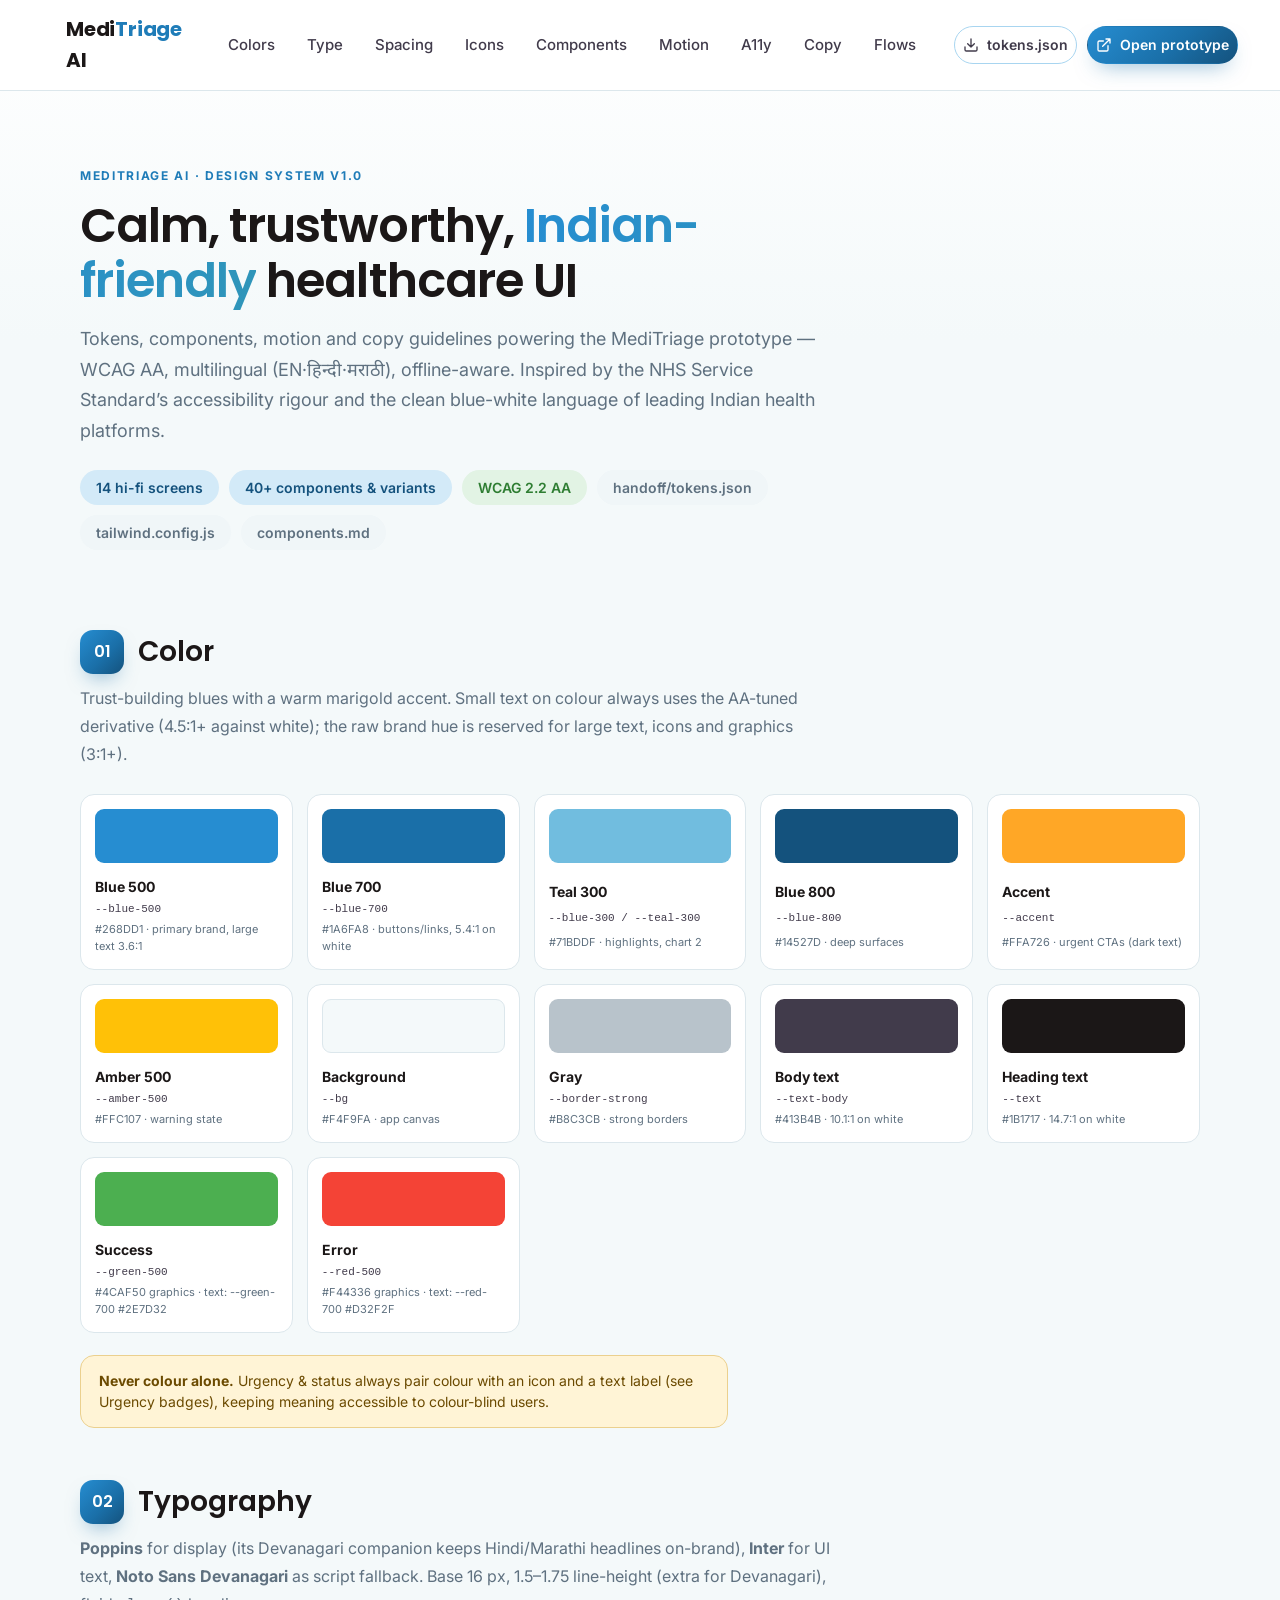
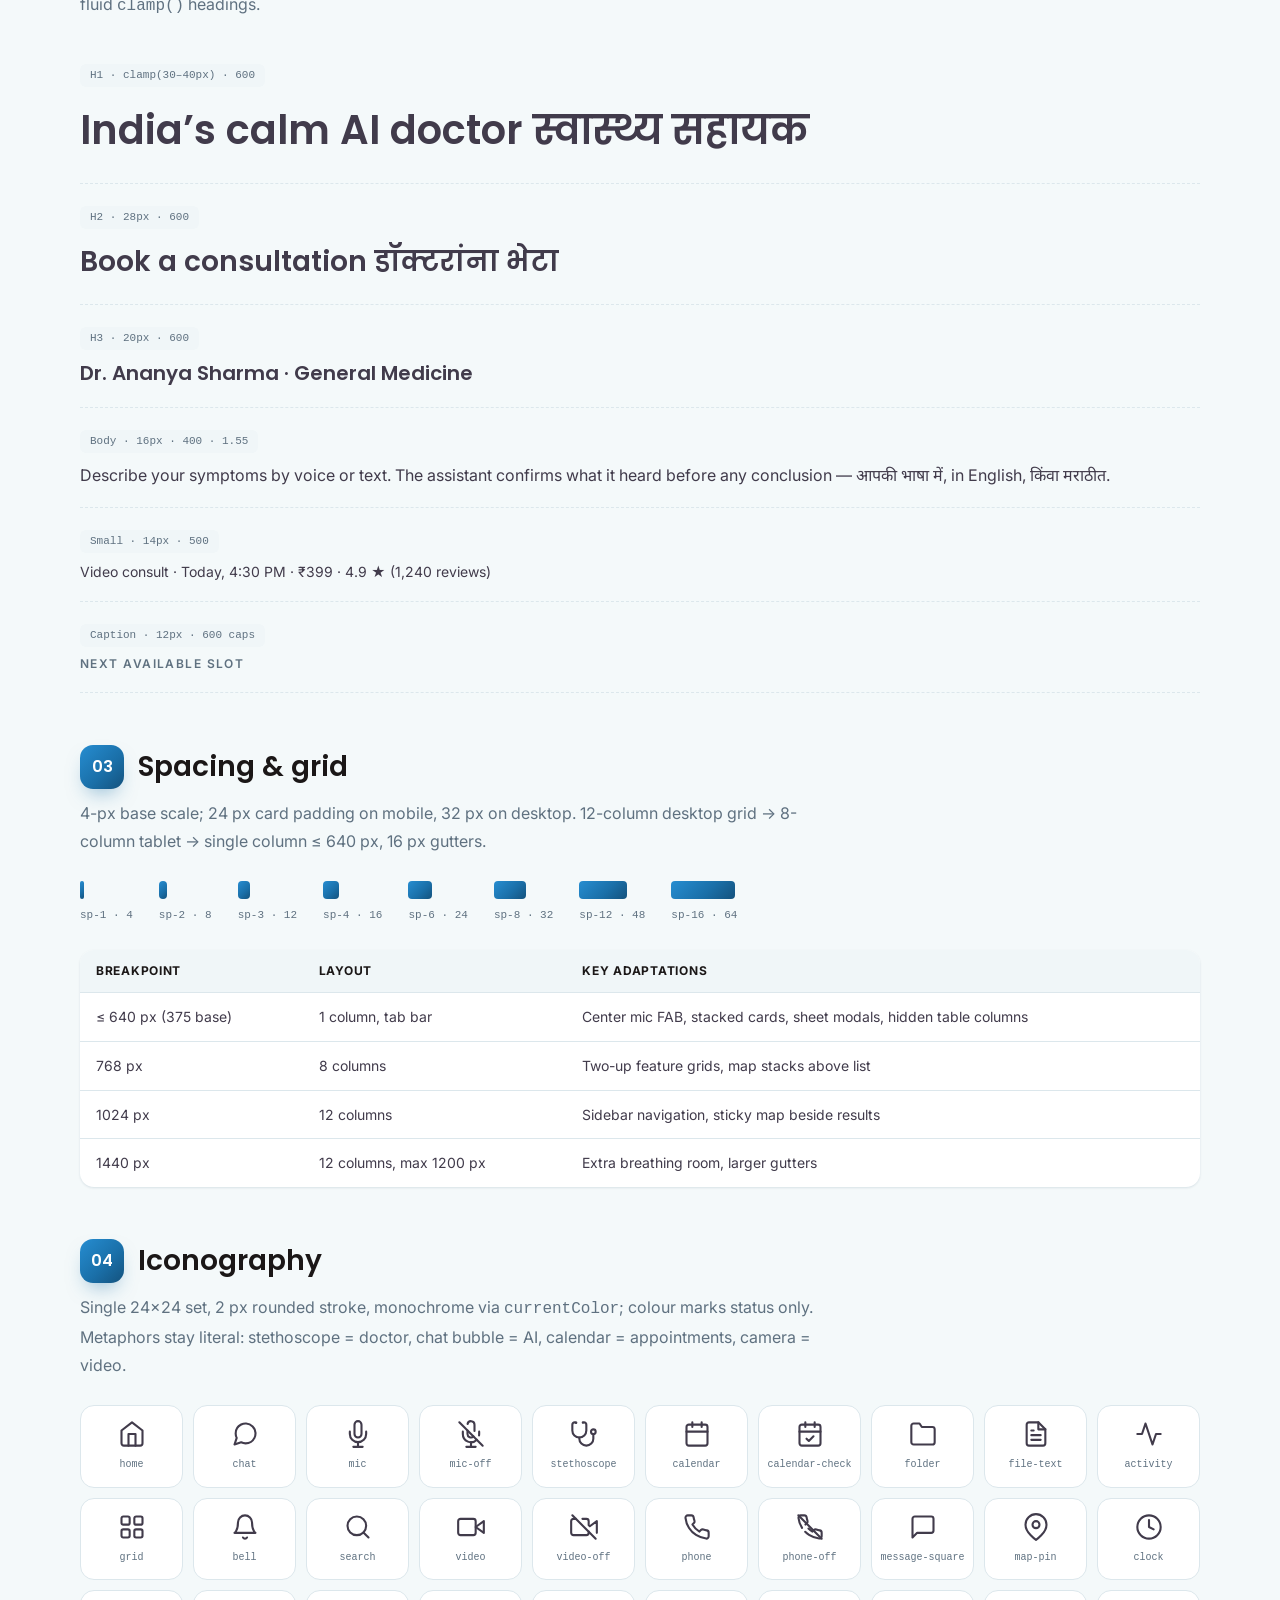
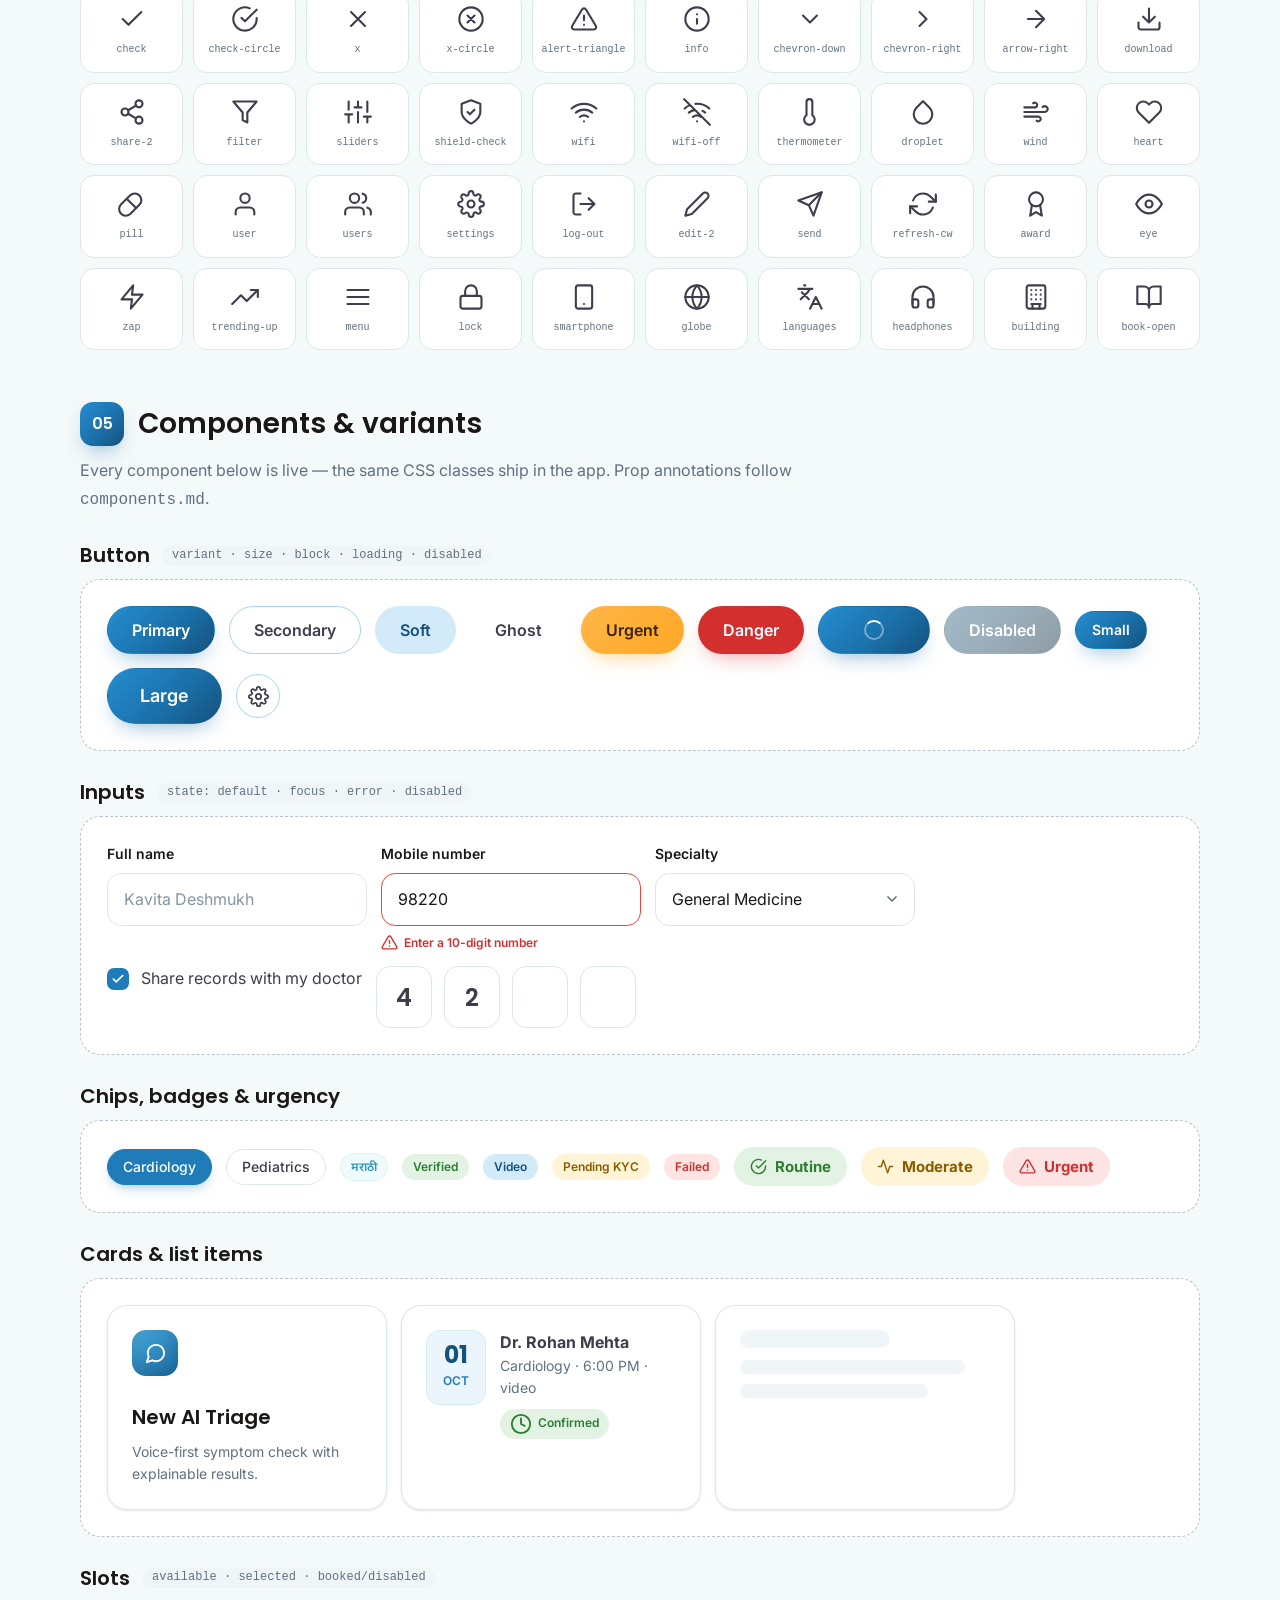
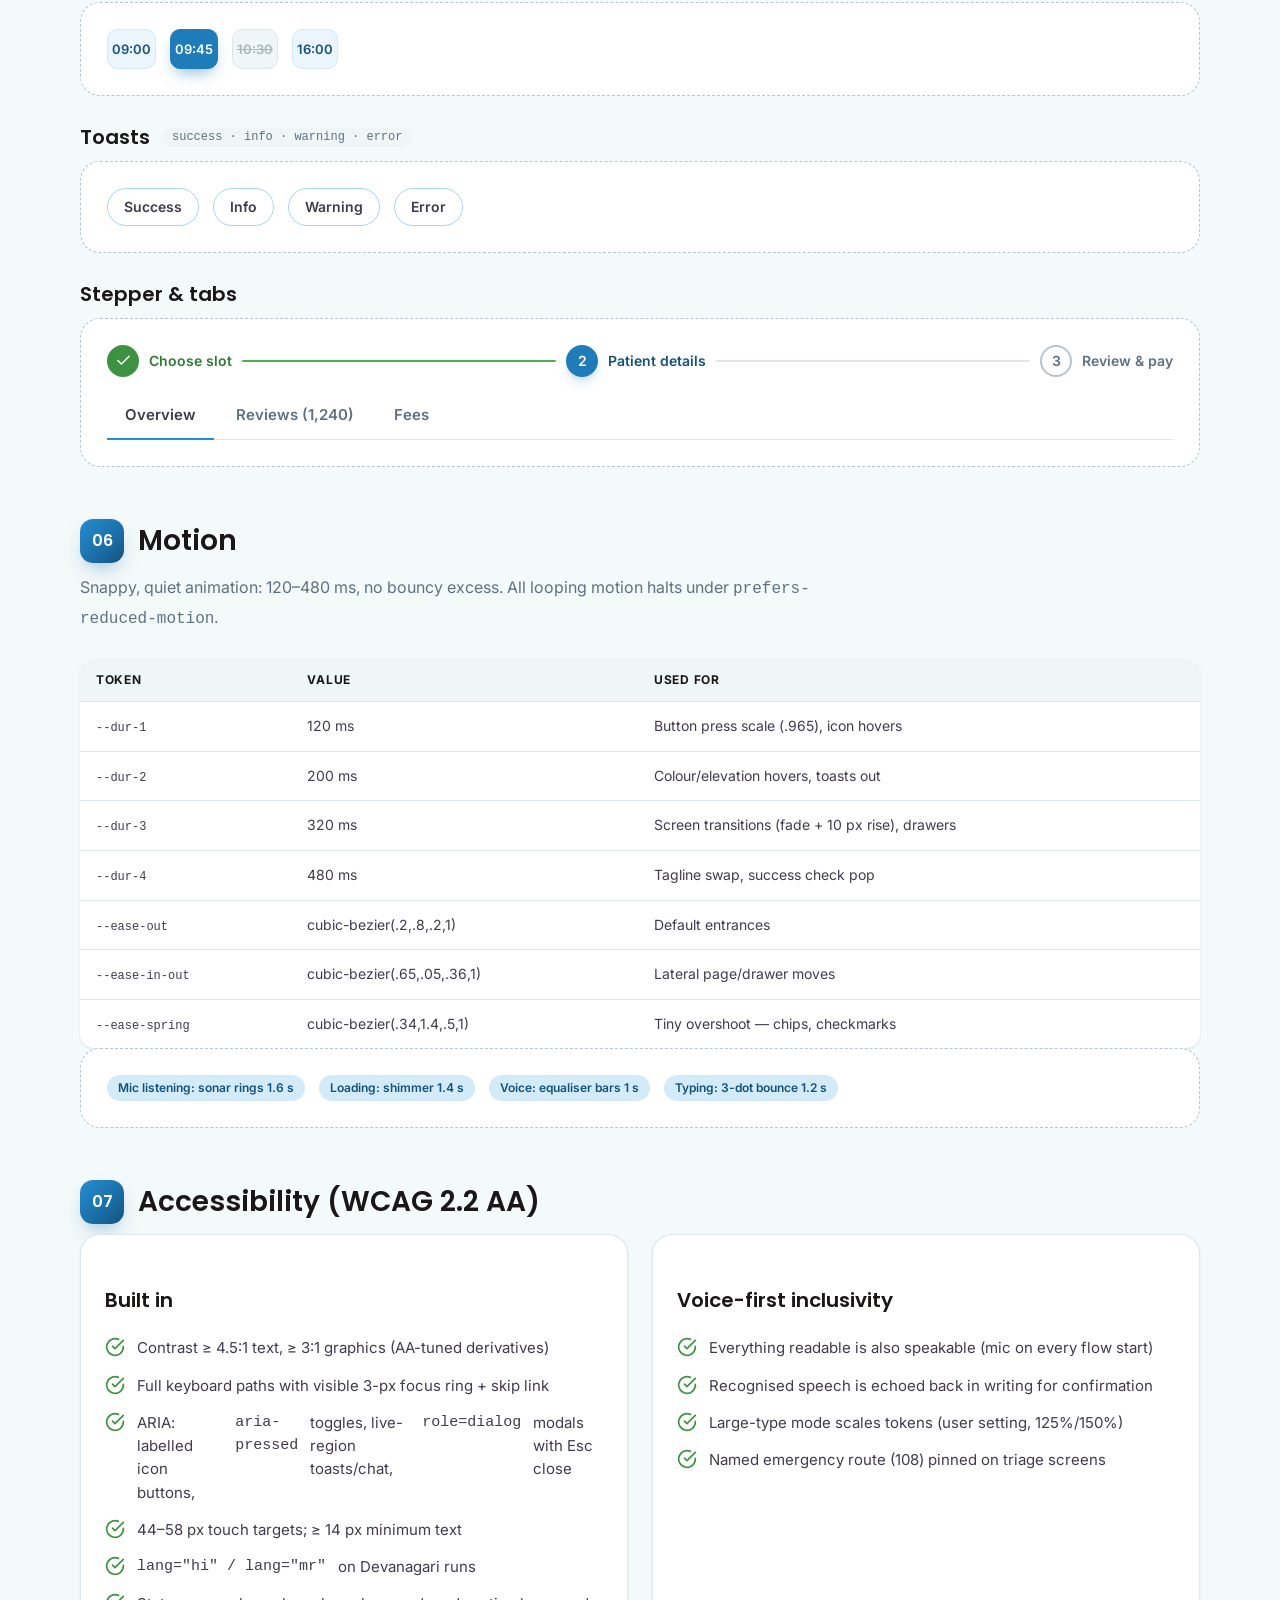
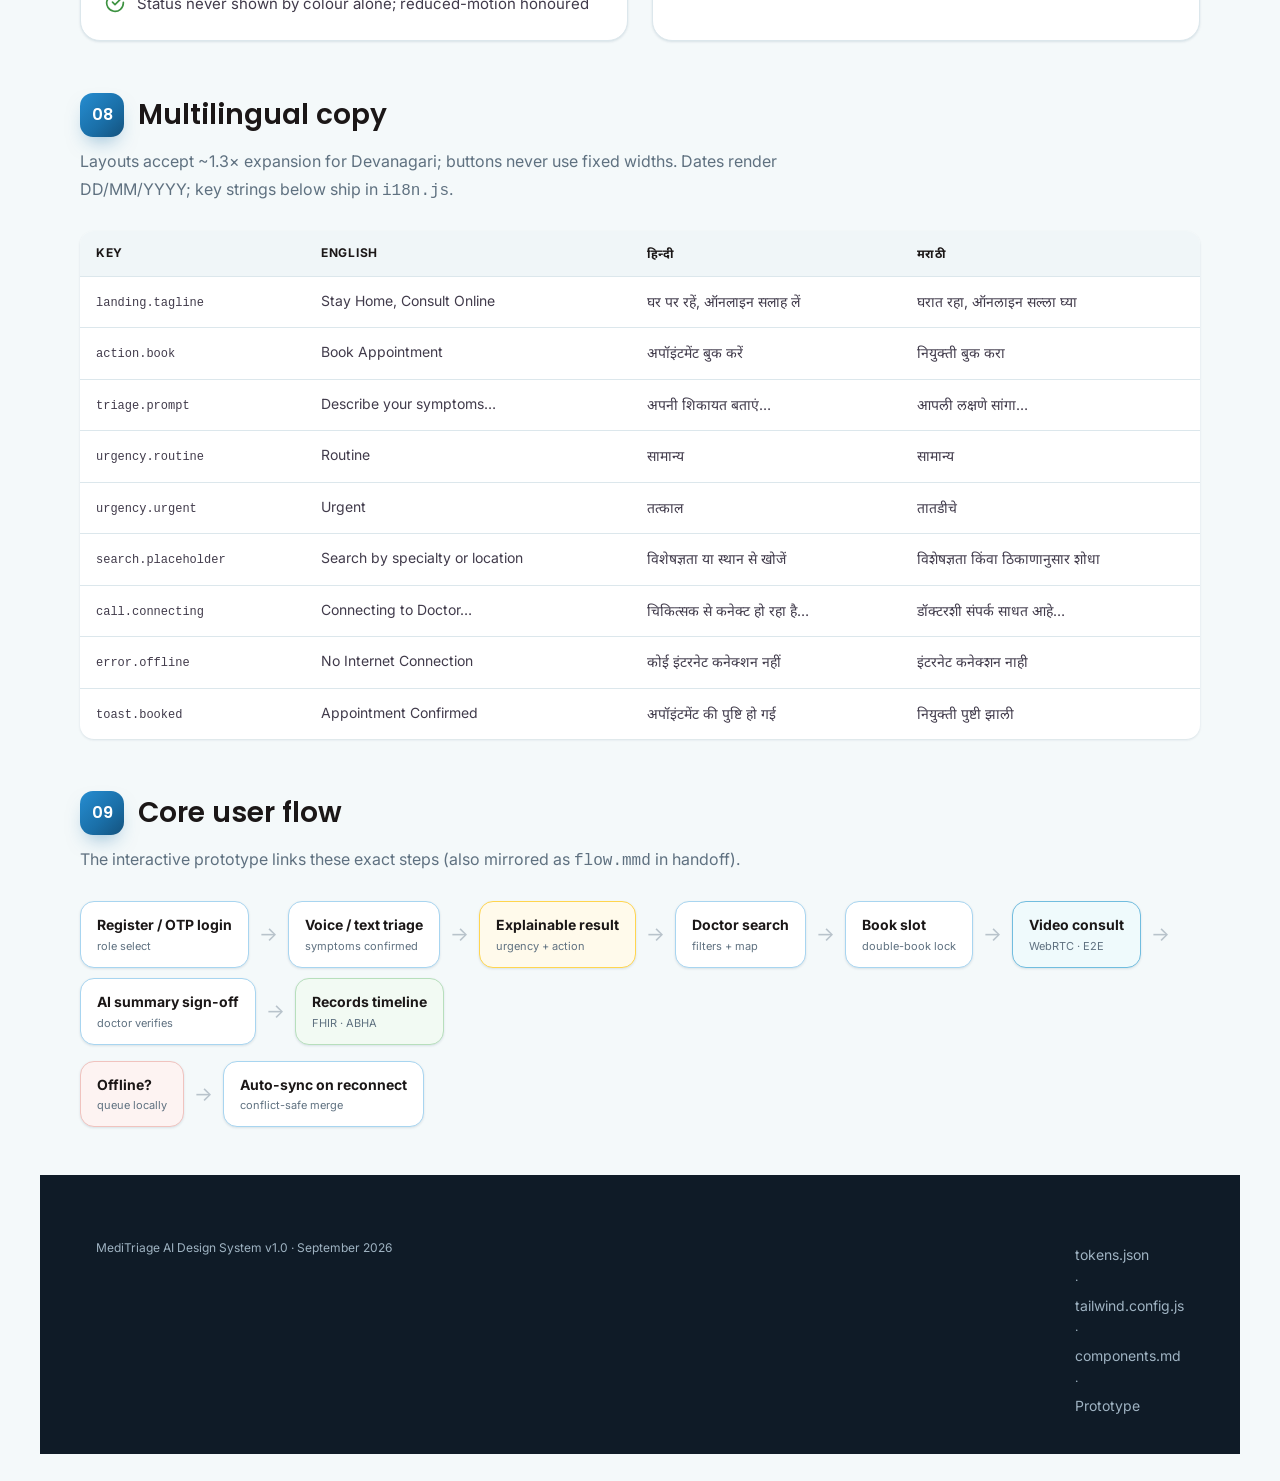
<file: styleguide.html>
<!doctype html>
<html lang="en">
<head>
<meta charset="utf-8">
<meta name="viewport" content="width=device-width, initial-scale=1, viewport-fit=cover">
<title>MediTriage AI — Design System &amp; Tokens</title>
<meta name="description" content="MediTriage AI — voice-first AI triage in Hindi, Marathi & English, verified doctors, secure video consultations. Premium telemedicine for every Indian household.">
<meta name="theme-color" content="#1A6FA8">
<link rel="icon" href="data:image/svg+xml,%3Csvg xmlns='http://www.w3.org/2000/svg' viewBox='0 0 64 64'%3E%3Crect width='64' height='64' rx='16' fill='%231A6FA8'/%3E%3Cpath d='M32 12c-5.5 8.5-5.5 17 0 24 5.5-7 5.5-15.5 0-24zM13 22c3 10 10.5 16 19 16.5C29 29 21 23 13 22zm38 0c-8 1-16 7-19 16.5 8.5-.5 16-6.5 19-16.5z' fill='%23fff'/%3E%3Cpath d='M10 46h13l4.5-8 6 13 4.5-8H54' fill='none' stroke='%23FFC107' stroke-width='4.5' stroke-linecap='round' stroke-linejoin='round'/%3E%3C/svg%3E">
<link rel="preconnect" href="https://fonts.googleapis.com">
<link rel="preconnect" href="https://fonts.gstatic.com" crossorigin>
<link href="https://fonts.googleapis.com/css2?family=Inter:wght@400;500;600;700&family=Poppins:wght@400;500;600;700&family=Noto+Sans+Devanagari:wght@400;500;600;700&display=swap" rel="stylesheet">
<link rel="stylesheet" href="assets/css/tokens.css">
<link rel="stylesheet" href="assets/css/base.css">
<link rel="stylesheet" href="assets/css/components.css">
<link rel="stylesheet" href="assets/css/screens.css">
<link rel="stylesheet" href="assets/css/responsive.css">
<link rel="stylesheet" href="assets/css/styleguide.css">
</head>
<body class="sg">
<a class="skip-link" href="#sg-main">Skip to content</a>


<!-- ============================================================
     ICON SPRITE · 24×24 · 2px stroke · rounded caps
     (export-ready icon set; mirror of /handoff assets)
     ============================================================ -->
<svg width="0" height="0" style="position:absolute" aria-hidden="true">
  <defs>
    <linearGradient id="radialGrad" x1="0" y1="0" x2="1" y2="1">
      <stop offset="0" stop-color="#57AFD6"/><stop offset="1" stop-color="#1A6FA8"/>
    </linearGradient>
  </defs>
  <symbol id="i-logo" viewBox="0 0 24 24">
    <path style="fill:currentColor;stroke:none" d="M12 2.6c-2.4 3.7-2.4 7.4 0 10.4 2.4-3 2.4-6.7 0-10.4zM3.8 6.6c1.3 4.4 4.6 7 8.3 7.2-1.3-4.2-4.8-6.7-8.3-7.2zm16.4 0c-3.5.5-7 3-8.3 7.2 3.7-.2 7-2.8 8.3-7.2z"/>
    <path d="M2.5 16.5h4.5l2-3.5 2.6 5.8 2-3.8h7.9"/>
  </symbol>
  <symbol id="i-home" viewBox="0 0 24 24"><path d="M3 9l9-7 9 7v11a2 2 0 0 1-2 2H5a2 2 0 0 1-2-2z"/><path d="M9 22V12h6v10"/></symbol>
  <symbol id="i-chat" viewBox="0 0 24 24"><path d="M21 11.5a8.38 8.38 0 0 1-.9 3.8 8.5 8.5 0 0 1-7.6 4.7 8.38 8.38 0 0 1-3.8-.9L3 21l1.9-5.7a8.38 8.38 0 0 1-.9-3.8 8.5 8.5 0 0 1 4.7-7.6 8.38 8.38 0 0 1 3.8-.9h.5a8.48 8.48 0 0 1 8 8v.5z"/></symbol>
  <symbol id="i-mic" viewBox="0 0 24 24"><path d="M12 1a3 3 0 0 0-3 3v8a3 3 0 0 0 6 0V4a3 3 0 0 0-3-3z"/><path d="M19 10v2a7 7 0 0 1-14 0v-2"/><path d="M12 19v4"/><path d="M8 23h8"/></symbol>
  <symbol id="i-mic-off" viewBox="0 0 24 24"><path d="M2 2l20 20"/><path d="M9 9v3a3 3 0 0 0 5.12 2.12M15 9.34V4a3 3 0 0 0-5.94-.6"/><path d="M17 16.95A7 7 0 0 1 5 12v-2m14 0v2a7 7 0 0 1-.11 1.23"/><path d="M12 19v4"/><path d="M8 23h8"/></symbol>
  <symbol id="i-calendar" viewBox="0 0 24 24"><rect x="3" y="4" width="18" height="18" rx="2"/><path d="M16 2v4M8 2v4M3 10h18"/></symbol>
  <symbol id="i-calendar-check" viewBox="0 0 24 24"><rect x="3" y="4" width="18" height="18" rx="2"/><path d="M16 2v4M8 2v4M3 10h18"/><path d="M9 16l2 2 4-4"/></symbol>
  <symbol id="i-file-text" viewBox="0 0 24 24"><path d="M14 2H6a2 2 0 0 0-2 2v16a2 2 0 0 0 2 2h12a2 2 0 0 0 2-2V8z"/><path d="M14 2v6h6"/><path d="M16 13H8M16 17H8M10 9H8"/></symbol>
  <symbol id="i-activity" viewBox="0 0 24 24"><path d="M22 12h-4l-3 9L9 3l-3 9H2"/></symbol>
  <symbol id="i-grid" viewBox="0 0 24 24"><rect x="3" y="3" width="7" height="7" rx="1.5"/><rect x="14" y="3" width="7" height="7" rx="1.5"/><rect x="14" y="14" width="7" height="7" rx="1.5"/><rect x="3" y="14" width="7" height="7" rx="1.5"/></symbol>
  <symbol id="i-bell" viewBox="0 0 24 24"><path d="M18 8A6 6 0 0 0 6 8c0 7-3 9-3 9h18s-3-2-3-9"/><path d="M13.73 21a2 2 0 0 1-3.46 0"/></symbol>
  <symbol id="i-search" viewBox="0 0 24 24"><circle cx="11" cy="11" r="8"/><path d="M21 21l-4.35-4.35"/></symbol>
  <symbol id="i-video" viewBox="0 0 24 24"><path d="M23 7l-7 5 7 5V7z"/><rect x="1" y="5" width="15" height="14" rx="2"/></symbol>
  <symbol id="i-video-off" viewBox="0 0 24 24"><path d="M16 16v1a2 2 0 0 1-2 2H3a2 2 0 0 1-2-2V7a2 2 0 0 1 2-2h2m5.66 0H14a2 2 0 0 1 2 2v3.34l1 1L23 7v10"/><path d="M2 2l20 20"/></symbol>
  <symbol id="i-phone" viewBox="0 0 24 24"><path d="M22 16.92v3a2 2 0 0 1-2.18 2 19.79 19.79 0 0 1-8.63-3.07 19.5 19.5 0 0 1-6-6 19.79 19.79 0 0 1-3.07-8.67A2 2 0 0 1 4.11 2h3a2 2 0 0 1 2 1.72 12.84 12.84 0 0 0 .7 2.81 2 2 0 0 1-.45 2.11L8.09 9.91a16 16 0 0 0 6 6l1.27-1.27a2 2 0 0 1 2.11-.45 12.84 12.84 0 0 0 2.81.7A2 2 0 0 1 22 16.92z"/></symbol>
  <symbol id="i-phone-off" viewBox="0 0 24 24"><path d="M10.68 13.31a16 16 0 0 0 3.41 2.6l1.27-1.27a2 2 0 0 1 2.11-.45 12.84 12.84 0 0 0 2.81.7 2 2 0 0 1 1.72 2v3a2 2 0 0 1-2.18 2 19.79 19.79 0 0 1-8.63-3.07 19.42 19.42 0 0 1-3.33-2.67m-2.67-3.34a19.79 19.79 0 0 1-3.07-8.63A2 2 0 0 1 4.11 2h3a2 2 0 0 1 2 1.72 12.84 12.84 0 0 0 .7 2.81 2 2 0 0 1-.45 2.11L8.09 9.91"/><path d="M2 2l20 20"/></symbol>
  <symbol id="i-message-square" viewBox="0 0 24 24"><path d="M21 15a2 2 0 0 1-2 2H7l-4 4V5a2 2 0 0 1 2-2h14a2 2 0 0 1 2 2z"/></symbol>
  <symbol id="i-map-pin" viewBox="0 0 24 24"><path d="M21 10c0 7-9 13-9 13s-9-6-9-13a9 9 0 0 1 18 0z"/><circle cx="12" cy="10" r="3"/></symbol>
  <symbol id="i-clock" viewBox="0 0 24 24"><circle cx="12" cy="12" r="10"/><path d="M12 6v6l4 2"/></symbol>
  <symbol id="i-check" viewBox="0 0 24 24"><path d="M20 6L9 17l-5-5"/></symbol>
  <symbol id="i-check-circle" viewBox="0 0 24 24"><path d="M22 11.08V12a10 10 0 1 1-5.93-9.14"/><path d="M22 4L12 14.01l-3-3"/></symbol>
  <symbol id="i-x" viewBox="0 0 24 24"><path d="M18 6L6 18M6 6l12 12"/></symbol>
  <symbol id="i-x-circle" viewBox="0 0 24 24"><circle cx="12" cy="12" r="10"/><path d="M15 9l-6 6M9 9l6 6"/></symbol>
  <symbol id="i-alert-triangle" viewBox="0 0 24 24"><path d="M10.29 3.86L1.82 18a2 2 0 0 0 1.71 3h16.94a2 2 0 0 0 1.71-3L13.71 3.86a2 2 0 0 0-3.42 0z"/><path d="M12 9v4M12 17h.01"/></symbol>
  <symbol id="i-info" viewBox="0 0 24 24"><circle cx="12" cy="12" r="10"/><path d="M12 16v-4M12 8h.01"/></symbol>
  <symbol id="i-chevron-down" viewBox="0 0 24 24"><path d="M6 9l6 6 6-6"/></symbol>
  <symbol id="i-chevron-right" viewBox="0 0 24 24"><path d="M9 18l6-6-6-6"/></symbol>
  <symbol id="i-chevron-left" viewBox="0 0 24 24"><path d="M15 18l-6-6 6-6"/></symbol>
  <symbol id="i-chevron-up" viewBox="0 0 24 24"><path d="M18 15l-6-6-6 6"/></symbol>
  <symbol id="i-arrow-right" viewBox="0 0 24 24"><path d="M5 12h14M12 5l7 7-7 7"/></symbol>
  <symbol id="i-arrow-left" viewBox="0 0 24 24"><path d="M19 12H5M12 19l-7-7 7-7"/></symbol>
  <symbol id="i-plus" viewBox="0 0 24 24"><path d="M12 5v14M5 12h14"/></symbol>
  <symbol id="i-download" viewBox="0 0 24 24"><path d="M21 15v4a2 2 0 0 1-2 2H5a2 2 0 0 1-2-2v-4"/><path d="M7 10l5 5 5-5M12 15V3"/></symbol>
  <symbol id="i-share-2" viewBox="0 0 24 24"><circle cx="18" cy="5" r="3"/><circle cx="6" cy="12" r="3"/><circle cx="18" cy="19" r="3"/><path d="M8.59 13.51l6.83 3.98M15.41 6.51l-6.82 3.98"/></symbol>
  <symbol id="i-filter" viewBox="0 0 24 24"><path d="M22 3H2l8 9.46V19l4 2v-8.54L22 3z"/></symbol>
  <symbol id="i-sliders" viewBox="0 0 24 24"><path d="M4 21v-7M4 10V3M12 21v-9M12 8V3M20 21v-5M20 12V3M1 14h6M9 8h6M17 16h6"/></symbol>
  <symbol id="i-shield" viewBox="0 0 24 24"><path d="M12 22s8-4 8-10V5l-8-3-8 3v7c0 6 8 10 8 10z"/></symbol>
  <symbol id="i-shield-check" viewBox="0 0 24 24"><path d="M12 22s8-4 8-10V5l-8-3-8 3v7c0 6 8 10 8 10z"/><path d="M9 12l2 2 4-4"/></symbol>
  <symbol id="i-wifi" viewBox="0 0 24 24"><path d="M5 12.55a11 11 0 0 1 14.08 0M1.42 9a16 16 0 0 1 21.16 0M8.53 16.11a6 6 0 0 1 6.95 0M12 20h.01"/></symbol>
  <symbol id="i-wifi-off" viewBox="0 0 24 24"><path d="M1 1l22 22M16.72 11.06A10.94 10.94 0 0 1 19 12.55M5 12.55a10.94 10.94 0 0 1 5.17-2.39M10.71 5.05A16 16 0 0 1 22.58 9M1.42 9a15.91 15.91 0 0 1 4.7-2.88M8.53 16.11a6 6 0 0 1 6.95 0M12 20h.01"/></symbol>
  <symbol id="i-thermometer" viewBox="0 0 24 24"><path d="M14 14.76V3.5a2.5 2.5 0 0 0-5 0v11.26a4.5 4.5 0 1 0 5 0z"/></symbol>
  <symbol id="i-droplet" viewBox="0 0 24 24"><path d="M12 2.69l5.66 5.66a8 8 0 1 1-11.31 0z"/></symbol>
  <symbol id="i-wind" viewBox="0 0 24 24"><path d="M9.59 4.59A2 2 0 1 1 11 8H2m10.59 11.41A2 2 0 1 0 14 16H2m15.73-8.27A2.5 2.5 0 1 1 19.5 12H2"/></symbol>
  <symbol id="i-heart" viewBox="0 0 24 24"><path d="M20.84 4.61a5.5 5.5 0 0 0-7.78 0L12 5.67l-1.06-1.06a5.5 5.5 0 0 0-7.78 7.78l1.06 1.06L12 21.23l7.78-7.78 1.06-1.06a5.5 5.5 0 0 0 0-7.78z"/></symbol>
  <symbol id="i-pill" viewBox="0 0 24 24"><path d="M10.5 20.5a5.66 5.66 0 0 1-8-8l8-8a5.66 5.66 0 0 1 8 8l-8 8z"/><path d="M8.5 8.5l7 7"/></symbol>
  <symbol id="i-user" viewBox="0 0 24 24"><path d="M20 21v-2a4 4 0 0 0-4-4H8a4 4 0 0 0-4 4v2"/><circle cx="12" cy="7" r="4"/></symbol>
  <symbol id="i-users" viewBox="0 0 24 24"><path d="M17 21v-2a4 4 0 0 0-4-4H5a4 4 0 0 0-4 4v2"/><circle cx="9" cy="7" r="4"/><path d="M23 21v-2a4 4 0 0 0-3-3.87M16 3.13a4 4 0 0 1 0 7.75"/></symbol>
  <symbol id="i-settings" viewBox="0 0 24 24"><circle cx="12" cy="12" r="3"/><path d="M19.4 15a1.65 1.65 0 0 0 .33 1.82l.06.06a2 2 0 0 1 0 2.83 2 2 0 0 1-2.83 0l-.06-.06a1.65 1.65 0 0 0-1.82-.33 1.65 1.65 0 0 0-1 1.51V21a2 2 0 0 1-2 2 2 2 0 0 1-2-2v-.09A1.65 1.65 0 0 0 9 19.4a1.65 1.65 0 0 0-1.82.33l-.06.06a2 2 0 0 1-2.83 0 2 2 0 0 1 0-2.83l.06-.06a1.65 1.65 0 0 0 .33-1.82 1.65 1.65 0 0 0-1.51-1H3a2 2 0 0 1-2-2 2 2 0 0 1 2-2h.09A1.65 1.65 0 0 0 4.6 9a1.65 1.65 0 0 0-.33-1.82l-.06-.06a2 2 0 0 1 0-2.83 2 2 0 0 1 2.83 0l.06.06a1.65 1.65 0 0 0 1.82.33H9a1.65 1.65 0 0 0 1-1.51V3a2 2 0 0 1 2-2 2 2 0 0 1 2 2v.09a1.65 1.65 0 0 0 1 1.51 1.65 1.65 0 0 0 1.82-.33l.06-.06a2 2 0 0 1 2.83 0 2 2 0 0 1 0 2.83l-.06.06a1.65 1.65 0 0 0-.33 1.82V9a1.65 1.65 0 0 0 1.51 1H21a2 2 0 0 1 2 2 2 2 0 0 1-2 2h-.09a1.65 1.65 0 0 0-1.51 1z"/></symbol>
  <symbol id="i-log-out" viewBox="0 0 24 24"><path d="M9 21H5a2 2 0 0 1-2-2V5a2 2 0 0 1 2-2h4"/><path d="M16 17l5-5-5-5M21 12H9"/></symbol>
  <symbol id="i-edit-2" viewBox="0 0 24 24"><path d="M17 3a2.83 2.83 0 1 1 4 4L7.5 20.5 2 22l1.5-5.5L17 3z"/></symbol>
  <symbol id="i-send" viewBox="0 0 24 24"><path d="M22 2L11 13"/><path d="M22 2l-7 20-4-9-9-4 20-7z"/></symbol>
  <symbol id="i-refresh-cw" viewBox="0 0 24 24"><path d="M23 4v6h-6M1 20v-6h6"/><path d="M3.51 9a9 9 0 0 1 14.85-3.36L23 10M1 14l4.64 4.36A9 9 0 0 0 20.49 15"/></symbol>
  <symbol id="i-award" viewBox="0 0 24 24"><circle cx="12" cy="8" r="6"/><path d="M15.477 12.89L17 22l-5-3-5 3 1.523-9.11"/></symbol>
  <symbol id="i-folder" viewBox="0 0 24 24"><path d="M22 19a2 2 0 0 1-2 2H4a2 2 0 0 1-2-2V5a2 2 0 0 1 2-2h5l2 3h9a2 2 0 0 1 2 2z"/></symbol>
  <symbol id="i-eye" viewBox="0 0 24 24"><path d="M1 12s4-8 11-8 11 8 11 8-4 8-11 8-11-8-11-8z"/><circle cx="12" cy="12" r="3"/></symbol>
  <symbol id="i-zap" viewBox="0 0 24 24"><path d="M13 2L3 14h9l-1 8 10-12h-9l1-8z"/></symbol>
  <symbol id="i-trending-up" viewBox="0 0 24 24"><path d="M23 6l-9.5 9.5-5-5L1 18"/><path d="M17 6h6v6"/></symbol>
  <symbol id="i-menu" viewBox="0 0 24 24"><path d="M3 12h18M3 6h18M3 18h18"/></symbol>
  <symbol id="i-lock" viewBox="0 0 24 24"><rect x="3" y="11" width="18" height="11" rx="2"/><path d="M7 11V7a5 5 0 0 1 10 0v4"/></symbol>
  <symbol id="i-smartphone" viewBox="0 0 24 24"><rect x="5" y="2" width="14" height="20" rx="2"/><path d="M12 18h.01"/></symbol>
  <symbol id="i-globe" viewBox="0 0 24 24"><circle cx="12" cy="12" r="10"/><path d="M2 12h20"/><path d="M12 2a15.3 15.3 0 0 1 4 10 15.3 15.3 0 0 1-4 10 15.3 15.3 0 0 1-4-10 15.3 15.3 0 0 1 4-10z"/></symbol>
  <symbol id="i-camera" viewBox="0 0 24 24"><path d="M23 19a2 2 0 0 1-2 2H3a2 2 0 0 1-2-2V8a2 2 0 0 1 2-2h4l2-3h6l2 3h4a2 2 0 0 1 2 2z"/><circle cx="12" cy="13" r="4"/></symbol>
  <symbol id="i-maximize" viewBox="0 0 24 24"><path d="M8 3H5a2 2 0 0 0-2 2v3m18 0V5a2 2 0 0 0-2-2h-3m0 18h3a2 2 0 0 0 2-2v-3M3 16v3a2 2 0 0 0 2 2h3"/></symbol>
  <symbol id="i-copy" viewBox="0 0 24 24"><rect x="9" y="9" width="13" height="13" rx="2"/><path d="M5 15H4a2 2 0 0 1-2-2V4a2 2 0 0 1 2-2h9a2 2 0 0 1 2 2v1"/></symbol>
  <symbol id="i-headphones" viewBox="0 0 24 24"><path d="M3 18v-6a9 9 0 0 1 18 0v6"/><path d="M21 19a2 2 0 0 1-2 2h-1a2 2 0 0 1-2-2v-3a2 2 0 0 1 2-2h3zM3 19a2 2 0 0 0 2 2h1a2 2 0 0 0 2-2v-3a2 2 0 0 0-2-2H3z"/></symbol>
  <symbol id="i-building" viewBox="0 0 24 24"><rect x="4" y="2" width="16" height="20" rx="2"/><path d="M9 22v-4h6v4"/><path d="M8 6h.01M16 6h.01M12 6h.01M8 10h.01M16 10h.01M12 10h.01M8 14h.01M16 14h.01M12 14h.01M8 18h.01M16 18h.01"/></symbol>
  <symbol id="i-book-open" viewBox="0 0 24 24"><path d="M2 3h6a4 4 0 0 1 4 4v14a3 3 0 0 0-3-3H2z"/><path d="M22 3h-6a4 4 0 0 0-4 4v14a3 3 0 0 1 3-3h7z"/></symbol>
  <symbol id="i-external-link" viewBox="0 0 24 24"><path d="M18 13v6a2 2 0 0 1-2 2H5a2 2 0 0 1-2-2V8a2 2 0 0 1 2-2h6"/><path d="M15 3h6v6M10 14L21 3"/></symbol>
  <symbol id="i-languages" viewBox="0 0 24 24"><path d="M5 8l6 6M4 14l6-6 2-3M2 5h12M7 2h1"/><path d="M22 22l-5-10-5 10M14 18h6"/></symbol>
  <symbol id="i-stethoscope" viewBox="0 0 24 24"><path d="M4.8 2.3A.3.3 0 1 0 5 2H4a2 2 0 0 0-2 2v5a6 6 0 0 0 6 6a6 6 0 0 0 6-6V4a2 2 0 0 0-2-2h-1a.2.2 0 1 0 .3.3"/><path d="M8 15v1a6 6 0 0 0 6 6a6 6 0 0 0 6-6v-4"/><circle cx="20" cy="10" r="2"/></symbol>
</svg>

<nav class="landing-nav" aria-label="Style guide navigation">
  <a class="brand" href="index.html#/">
    <svg class="logo-mark" viewBox="0 0 40 40" aria-hidden="true"><rect width="40" height="40" rx="11" fill="url(#lgS)"/><defs><linearGradient id="lgS" x1="0" y1="0" x2="1" y2="1"><stop offset="0" stop-color="#268DD1"/><stop offset="1" stop-color="#14527D"/></linearGradient></defs><path d="M20 7c-3.2 5-3.2 9.8 0 14 3.2-4.2 3.2-9 0-14zM8.5 13.5c1.8 6 6.3 9.5 11.4 9.8C18 17.4 13.6 14 8.5 13.5zm23 0c-5.1.5-9.5 3.9-11.4 9.8 5.1-.3 9.6-3.8 11.4-9.8z" fill="#fff"/><path d="M6.5 26.5h7l2.8-4.8 3.4 8 2.8-5.2h11" fill="none" stroke="#FFC107" stroke-width="2.6" stroke-linecap="round" stroke-linejoin="round"/></svg>
    <span class="brand__name">Medi<em>Triage</em> AI</span>
  </a>
  <div class="links">
    <a href="#colors">Colors</a><a href="#type">Type</a><a href="#spacing">Spacing</a><a href="#icons">Icons</a><a href="#components">Components</a><a href="#motion">Motion</a><a href="#a11y">A11y</a><a href="#copy">Copy</a><a href="#flow">Flows</a>
  </div>
  <div class="cta">
    <a class="btn btn--secondary btn--sm" href="handoff/tokens.json"><svg class="icon" aria-hidden="true"><use href="#i-download"/></svg> tokens.json</a>
    <a class="btn btn--primary btn--sm" href="index.html#/home"><svg class="icon" aria-hidden="true"><use href="#i-external-link"/></svg> Open prototype</a>
  </div>
</nav>

<main id="sg-main">
  <header class="sg-hero">
    <span class="kicker">MediTriage AI · Design System v1.0</span>
    <h1>Calm, trustworthy, <em>Indian-friendly</em> healthcare UI</h1>
    <p>Tokens, components, motion and copy guidelines powering the MediTriage prototype — WCAG AA, multilingual (EN·हिन्दी·मराठी), offline-aware. Inspired by the NHS Service Standard’s accessibility rigour and the clean blue-white language of leading Indian health platforms.</p>
    <div class="sg-hero-badges">
      <span class="badge badge--info badge--lg">14 hi-fi screens</span>
      <span class="badge badge--info badge--lg">40+ components &amp; variants</span>
      <span class="badge badge--success badge--lg">WCAG 2.2 AA</span>
      <a class="badge badge--neutral badge--lg" href="handoff/tokens.json">handoff/tokens.json</a>
      <a class="badge badge--neutral badge--lg" href="handoff/tailwind.config.js">tailwind.config.js</a>
      <a class="badge badge--neutral badge--lg" href="handoff/components.md">components.md</a>
    </div>
  </header>

  <!-- ============ 01 COLORS ============ -->
  <section class="sg-sec" id="colors">
    <h2><span class="sg-num">01</span> Color</h2>
    <p class="sg-lead">Trust-building blues with a warm marigold accent. Small text on colour always uses the AA-tuned derivative (4.5:1+ against white); the raw brand hue is reserved for large text, icons and graphics (3:1+).</p>
    <div class="sw-grid">
      <div class="sw"><i style="background:#268DD1"></i><b>Blue 500</b><code>--blue-500</code><span>#268DD1 · primary brand, large text 3.6:1</span></div>
      <div class="sw"><i style="background:#1A6FA8"></i><b>Blue 700</b><code>--blue-700</code><span>#1A6FA8 · buttons/links, 5.4:1 on white</span></div>
      <div class="sw"><i style="background:#71BDDF"></i><b>Teal 300</b><code>--blue-300 / --teal-300</code><span>#71BDDF · highlights, chart 2</span></div>
      <div class="sw"><i style="background:#14527D"></i><b>Blue 800</b><code>--blue-800</code><span>#14527D · deep surfaces</span></div>
      <div class="sw"><i style="background:#FFA726"></i><b>Accent</b><code>--accent</code><span>#FFA726 · urgent CTAs (dark text)</span></div>
      <div class="sw"><i style="background:#FFC107"></i><b>Amber 500</b><code>--amber-500</code><span>#FFC107 · warning state</span></div>
      <div class="sw"><i style="background:#F4F9FA;border:1px solid var(--border)"></i><b>Background</b><code>--bg</code><span>#F4F9FA · app canvas</span></div>
      <div class="sw"><i style="background:#B8C3CB"></i><b>Gray</b><code>--border-strong</code><span>#B8C3CB · strong borders</span></div>
      <div class="sw"><i style="background:#413B4B"></i><b>Body text</b><code>--text-body</code><span>#413B4B · 10.1:1 on white</span></div>
      <div class="sw"><i style="background:#1B1717"></i><b>Heading text</b><code>--text</code><span>#1B1717 · 14.7:1 on white</span></div>
      <div class="sw"><i style="background:#4CAF50"></i><b>Success</b><code>--green-500</code><span>#4CAF50 graphics · text: --green-700 #2E7D32</span></div>
      <div class="sw"><i style="background:#F44336"></i><b>Error</b><code>--red-500</code><span>#F44336 graphics · text: --red-700 #D32F2F</span></div>
    </div>
    <div class="sg-note"><b>Never colour alone.</b> Urgency &amp; status always pair colour with an icon and a text label (see Urgency badges), keeping meaning accessible to colour-blind users.</div>
  </section>

  <!-- ============ 02 TYPE ============ -->
  <section class="sg-sec" id="type">
    <h2><span class="sg-num">02</span> Typography</h2>
    <p class="sg-lead"><b>Poppins</b> for display (its Devanagari companion keeps Hindi/Marathi headlines on-brand), <b>Inter</b> for UI text, <b>Noto Sans Devanagari</b> as script fallback. Base 16 px, 1.5–1.75 line-height (extra for Devanagari), fluid <code>clamp()</code> headings.</p>
    <div class="type-rows">
      <div class="type-row"><code>H1 · clamp(30–40px) · 600</code><span style="font-family:var(--font-display);font-weight:600;font-size:var(--fs-40)">India’s calm AI doctor <span lang="hi">स्वास्थ्य सहायक</span></span></div>
      <div class="type-row"><code>H2 · 28px · 600</code><span style="font-family:var(--font-display);font-weight:600;font-size:var(--fs-28)">Book a consultation <span lang="mr">डॉक्टरांना भेटा</span></span></div>
      <div class="type-row"><code>H3 · 20px · 600</code><span style="font-family:var(--font-display);font-weight:600;font-size:var(--fs-20)">Dr. Ananya Sharma · General Medicine</span></div>
      <div class="type-row"><code>Body · 16px · 400 · 1.55</code><span style="font-size:var(--fs-16)">Describe your symptoms by voice or text. The assistant confirms what it heard before any conclusion — <span lang="hi">आपकी भाषा में</span>, in English, <span lang="mr">किंवा मराठीत</span>.</span></div>
      <div class="type-row"><code>Small · 14px · 500</code><span style="font-size:var(--fs-14)">Video consult · Today, 4:30 PM · ₹399 · 4.9 ★ (1,240 reviews)</span></div>
      <div class="type-row"><code>Caption · 12px · 600 caps</code><span class="small-caps">Next available slot</span></div>
    </div>
  </section>

  <!-- ============ 03 SPACING/GRID ============ -->
  <section class="sg-sec" id="spacing">
    <h2><span class="sg-num">03</span> Spacing &amp; grid</h2>
    <p class="sg-lead">4-px base scale; 24 px card padding on mobile, 32 px on desktop. 12-column desktop grid → 8-column tablet → single column ≤ 640 px, 16 px gutters.</p>
    <div class="sp-row">
      <div class="sp"><i style="width:4px"></i><code>sp-1 · 4</code></div>
      <div class="sp"><i style="width:8px"></i><code>sp-2 · 8</code></div>
      <div class="sp"><i style="width:12px"></i><code>sp-3 · 12</code></div>
      <div class="sp"><i style="width:16px"></i><code>sp-4 · 16</code></div>
      <div class="sp"><i style="width:24px"></i><code>sp-6 · 24</code></div>
      <div class="sp"><i style="width:32px"></i><code>sp-8 · 32</code></div>
      <div class="sp"><i style="width:48px"></i><code>sp-12 · 48</code></div>
      <div class="sp"><i style="width:64px"></i><code>sp-16 · 64</code></div>
    </div>
    <table class="sg-table">
      <tr><th>Breakpoint</th><th>Layout</th><th>Key adaptations</th></tr>
      <tr><td>≤ 640 px (375 base)</td><td>1 column, tab bar</td><td>Center mic FAB, stacked cards, sheet modals, hidden table columns</td></tr>
      <tr><td>768 px</td><td>8 columns</td><td>Two-up feature grids, map stacks above list</td></tr>
      <tr><td>1024 px</td><td>12 columns</td><td>Sidebar navigation, sticky map beside results</td></tr>
      <tr><td>1440 px</td><td>12 columns, max 1200 px</td><td>Extra breathing room, larger gutters</td></tr>
    </table>
  </section>

  <!-- ============ 04 ICONS ============ -->
  <section class="sg-sec" id="icons">
    <h2><span class="sg-num">04</span> Iconography</h2>
    <p class="sg-lead">Single 24×24 set, 2 px rounded stroke, monochrome via <code>currentColor</code>; colour marks status only. Metaphors stay literal: stethoscope = doctor, chat bubble = AI, calendar = appointments, camera = video.</p>
    <div class="ic-grid" id="ic-grid"></div>
  </section>

  <!-- ============ 05 COMPONENTS ============ -->
  <section class="sg-sec" id="components">
    <h2><span class="sg-num">05</span> Components &amp; variants</h2>
    <p class="sg-lead">Every component below is live — the same CSS classes ship in the app. Prop annotations follow <code>components.md</code>.</p>

    <h3>Button <code>variant · size · block · loading · disabled</code></h3>
    <div class="demobox">
      <button class="btn btn--primary">Primary</button>
      <button class="btn btn--secondary">Secondary</button>
      <button class="btn btn--soft">Soft</button>
      <button class="btn btn--ghost">Ghost</button>
      <button class="btn btn--amber">Urgent</button>
      <button class="btn btn--danger">Danger</button>
      <button class="btn btn--primary is-loading">Loading</button>
      <button class="btn btn--primary" disabled>Disabled</button>
      <button class="btn btn--primary btn--sm">Small</button>
      <button class="btn btn--primary btn--lg">Large</button>
      <button class="btn btn--secondary btn--icon" aria-label="Settings"><svg class="icon" aria-hidden="true"><use href="#i-settings"/></svg></button>
    </div>

    <h3>Inputs <code>state: default · focus · error · disabled</code></h3>
    <div class="demobox" style="align-items:flex-start">
      <div class="field" style="width:260px"><label class="field__label">Full name</label><input class="input" placeholder="Kavita Deshmukh"></div>
      <div class="field is-error" style="width:260px"><label class="field__label">Mobile number</label><input class="input" value="98220" aria-invalid="true"><span class="field__error"><svg class="icon icon--sm" aria-hidden="true"><use href="#i-alert-triangle"/></svg> Enter a 10-digit number</span></div>
      <div class="field" style="width:260px"><label class="field__label">Specialty</label><select class="select"><option>General Medicine</option><option>Cardiology</option></select></div>
      <label class="check"><input type="checkbox" checked><span class="box"><svg class="icon" aria-hidden="true"><use href="#i-check"/></svg></span><span>Share records with my doctor</span></label>
      <div class="otp-row"><input class="otp-box" value="4" aria-label="d1"><input class="otp-box" value="2" aria-label="d2"><input class="otp-box" aria-label="d3"><input class="otp-box" aria-label="d4"></div>
    </div>

    <h3>Chips, badges &amp; urgency</h3>
    <div class="demobox">
      <button class="chip is-active" aria-pressed="true">Cardiology</button>
      <button class="chip" aria-pressed="false">Pediatrics</button>
      <span class="chip chip--lang chip--static" lang="mr">मराठी</span>
      <span class="badge badge--success">Verified</span>
      <span class="badge badge--info">Video</span>
      <span class="badge badge--warning">Pending KYC</span>
      <span class="badge badge--error">Failed</span>
      <span class="urgency urgency--routine"><svg class="icon" aria-hidden="true"><use href="#i-check-circle"/></svg> <span data-i18n="urgency.routine">Routine</span></span>
      <span class="urgency urgency--moderate"><svg class="icon" aria-hidden="true"><use href="#i-activity"/></svg> <span data-i18n="urgency.moderate">Moderate</span></span>
      <span class="urgency urgency--urgent"><svg class="icon" aria-hidden="true"><use href="#i-alert-triangle"/></svg> <span data-i18n="urgency.urgent">Urgent</span></span>
    </div>

    <h3>Cards &amp; list items</h3>
    <div class="demobox" style="align-items:stretch">
      <div class="card card--pad card--hover" style="width:280px"><span class="tile tile--blue" style="margin-bottom:12px"><svg class="icon" aria-hidden="true"><use href="#i-chat"/></svg></span><h3>New AI Triage</h3><p class="muted" style="font-size:var(--fs-14)">Voice-first symptom check with explainable results.</p></div>
      <div class="card card--pad" style="width:300px"><div class="appt-when" style="float:left;margin-right:14px"><b>01</b><span>OCT</span></div><div><b>Dr. Rohan Mehta</b><div class="muted" style="font-size:var(--fs-14)">Cardiology · 6:00 PM · video</div></div><span class="next-slot" style="margin-top:10px"><svg class="icon" aria-hidden="true"><use href="#i-clock"/></svg> Confirmed</span></div>
      <div class="card card--pad" style="width:300px"><div class="skeleton" style="width:60%;height:18px;margin-bottom:12px"></div><div class="skeleton" style="width:90%;margin-bottom:10px"></div><div class="skeleton" style="width:75%"></div></div>
    </div>

    <h3>Slots <code>available · selected · booked/disabled</code></h3>
    <div class="demobox">
      <button class="slot" aria-pressed="false">09:00</button>
      <button class="slot" aria-pressed="true">09:45</button>
      <button class="slot" disabled>10:30</button>
      <button class="slot">16:00</button>
    </div>

    <h3>Toasts <code>success · info · warning · error</code></h3>
    <div class="demobox">
      <button class="btn btn--secondary btn--sm" data-toast="success">Success</button>
      <button class="btn btn--secondary btn--sm" data-toast="info">Info</button>
      <button class="btn btn--secondary btn--sm" data-toast="warning">Warning</button>
      <button class="btn btn--secondary btn--sm" data-toast="error">Error</button>
    </div>

    <h3>Stepper &amp; tabs</h3>
    <div class="demobox" style="flex-direction:column;align-items:stretch">
      <div class="stepper">
        <span class="step is-done"><span class="n"><svg class="icon icon--sm" aria-hidden="true"><use href="#i-check"/></svg></span><span>Choose slot</span></span><span class="line is-done"></span>
        <span class="step is-active"><span class="n">2</span><span>Patient details</span></span><span class="line"></span>
        <span class="step"><span class="n">3</span><span>Review &amp; pay</span></span>
      </div>
      <div class="tabs" role="tablist"><button role="tab" aria-selected="true">Overview</button><button role="tab" aria-selected="false">Reviews (1,240)</button><button role="tab" aria-selected="false">Fees</button></div>
    </div>
  </section>

  <!-- ============ 06 MOTION ============ -->
  <section class="sg-sec" id="motion">
    <h2><span class="sg-num">06</span> Motion</h2>
    <p class="sg-lead">Snappy, quiet animation: 120–480 ms, no bouncy excess. All looping motion halts under <code>prefers-reduced-motion</code>.</p>
    <table class="sg-table">
      <tr><th>Token</th><th>Value</th><th>Used for</th></tr>
      <tr><td><code>--dur-1</code></td><td>120 ms</td><td>Button press scale (.965), icon hovers</td></tr>
      <tr><td><code>--dur-2</code></td><td>200 ms</td><td>Colour/elevation hovers, toasts out</td></tr>
      <tr><td><code>--dur-3</code></td><td>320 ms</td><td>Screen transitions (fade + 10 px rise), drawers</td></tr>
      <tr><td><code>--dur-4</code></td><td>480 ms</td><td>Tagline swap, success check pop</td></tr>
      <tr><td><code>--ease-out</code></td><td>cubic-bezier(.2,.8,.2,1)</td><td>Default entrances</td></tr>
      <tr><td><code>--ease-in-out</code></td><td>cubic-bezier(.65,.05,.36,1)</td><td>Lateral page/drawer moves</td></tr>
      <tr><td><code>--ease-spring</code></td><td>cubic-bezier(.34,1.4,.5,1)</td><td>Tiny overshoot — chips, checkmarks</td></tr>
    </table>
    <div class="demobox">
      <span class="badge badge--info">Mic listening: sonar rings 1.6 s</span>
      <span class="badge badge--info">Loading: shimmer 1.4 s</span>
      <span class="badge badge--info">Voice: equaliser bars 1 s</span>
      <span class="badge badge--info">Typing: 3-dot bounce 1.2 s</span>
    </div>
  </section>

  <!-- ============ 07 A11Y ============ -->
  <section class="sg-sec" id="a11y">
    <h2><span class="sg-num">07</span> Accessibility (WCAG 2.2 AA)</h2>
    <div class="sg-cols">
      <div class="card card--pad">
        <h3>Built in</h3>
        <ul class="check-list" role="list" style="font-size:var(--fs-14)">
          <li><svg class="icon" aria-hidden="true"><use href="#i-check-circle"/></svg> Contrast ≥ 4.5:1 text, ≥ 3:1 graphics (AA-tuned derivatives)</li>
          <li><svg class="icon" aria-hidden="true"><use href="#i-check-circle"/></svg> Full keyboard paths with visible 3-px focus ring + skip link</li>
          <li><svg class="icon" aria-hidden="true"><use href="#i-check-circle"/></svg> ARIA: labelled icon buttons, <code>aria-pressed</code> toggles, live-region toasts/chat, <code>role=dialog</code> modals with Esc close</li>
          <li><svg class="icon" aria-hidden="true"><use href="#i-check-circle"/></svg> 44–58 px touch targets; ≥ 14 px minimum text</li>
          <li><svg class="icon" aria-hidden="true"><use href="#i-check-circle"/></svg> <code>lang="hi" / lang="mr"</code> on Devanagari runs</li>
          <li><svg class="icon" aria-hidden="true"><use href="#i-check-circle"/></svg> Status never shown by colour alone; reduced-motion honoured</li>
        </ul>
      </div>
      <div class="card card--pad">
        <h3>Voice-first inclusivity</h3>
        <ul class="check-list" role="list" style="font-size:var(--fs-14)">
          <li><svg class="icon" aria-hidden="true"><use href="#i-check-circle"/></svg> Everything readable is also speakable (mic on every flow start)</li>
          <li><svg class="icon" aria-hidden="true"><use href="#i-check-circle"/></svg> Recognised speech is echoed back in writing for confirmation</li>
          <li><svg class="icon" aria-hidden="true"><use href="#i-check-circle"/></svg> Large-type mode scales tokens (user setting, 125%/150%)</li>
          <li><svg class="icon" aria-hidden="true"><use href="#i-check-circle"/></svg> Named emergency route (108) pinned on triage screens</li>
        </ul>
      </div>
    </div>
  </section>

  <!-- ============ 08 COPY ============ -->
  <section class="sg-sec" id="copy">
    <h2><span class="sg-num">08</span> Multilingual copy</h2>
    <p class="sg-lead">Layouts accept ~1.3× expansion for Devanagari; buttons never use fixed widths. Dates render DD/MM/YYYY; key strings below ship in <code>i18n.js</code>.</p>
    <table class="sg-table">
      <tr><th>Key</th><th>English</th><th lang="hi">हिन्दी</th><th lang="mr">मराठी</th></tr>
      <tr><td><code>landing.tagline</code></td><td>Stay Home, Consult Online</td><td lang="hi">घर पर रहें, ऑनलाइन सलाह लें</td><td lang="mr">घरात रहा, ऑनलाइन सल्ला घ्या</td></tr>
      <tr><td><code>action.book</code></td><td>Book Appointment</td><td lang="hi">अपॉइंटमेंट बुक करें</td><td lang="mr">नियुक्ती बुक करा</td></tr>
      <tr><td><code>triage.prompt</code></td><td>Describe your symptoms…</td><td lang="hi">अपनी शिकायत बताएं…</td><td lang="mr">आपली लक्षणे सांगा…</td></tr>
      <tr><td><code>urgency.routine</code></td><td>Routine</td><td lang="hi">सामान्य</td><td lang="mr">सामान्य</td></tr>
      <tr><td><code>urgency.urgent</code></td><td>Urgent</td><td lang="hi">तत्काल</td><td lang="mr">तातडीचे</td></tr>
      <tr><td><code>search.placeholder</code></td><td>Search by specialty or location</td><td lang="hi">विशेषज्ञता या स्थान से खोजें</td><td lang="mr">विशेषज्ञता किंवा ठिकाणानुसार शोधा</td></tr>
      <tr><td><code>call.connecting</code></td><td>Connecting to Doctor…</td><td lang="hi">चिकित्सक से कनेक्ट हो रहा है…</td><td lang="mr">डॉक्टरशी संपर्क साधत आहे…</td></tr>
      <tr><td><code>error.offline</code></td><td>No Internet Connection</td><td lang="hi">कोई इंटरनेट कनेक्शन नहीं</td><td lang="mr">इंटरनेट कनेक्शन नाही</td></tr>
      <tr><td><code>toast.booked</code></td><td>Appointment Confirmed</td><td lang="hi">अपॉइंटमेंट की पुष्टि हो गई</td><td lang="mr">नियुक्ती पुष्टी झाली</td></tr>
    </table>
  </section>

  <!-- ============ 09 FLOWS ============ -->
  <section class="sg-sec" id="flow">
    <h2><span class="sg-num">09</span> Core user flow</h2>
    <p class="sg-lead">The interactive prototype links these exact steps (also mirrored as <code>flow.mmd</code> in handoff).</p>
    <div class="flowline">
      <span class="fl"><b>Register / OTP login</b><small>role select</small></span><i>→</i>
      <span class="fl"><b>Voice / text triage</b><small>symptoms confirmed</small></span><i>→</i>
      <span class="fl amber"><b>Explainable result</b><small>urgency + action</small></span><i>→</i>
      <span class="fl"><b>Doctor search</b><small>filters + map</small></span><i>→</i>
      <span class="fl"><b>Book slot</b><small>double-book lock</small></span><i>→</i>
      <span class="fl teal"><b>Video consult</b><small>WebRTC · E2E</small></span><i>→</i>
      <span class="fl"><b>AI summary sign-off</b><small>doctor verifies</small></span><i>→</i>
      <span class="fl green"><b>Records timeline</b><small>FHIR · ABHA</small></span>
    </div>
    <div class="flowline" style="margin-top:16px">
      <span class="fl red"><b>Offline?</b><small>queue locally</small></span><i>→</i>
      <span class="fl"><b>Auto-sync on reconnect</b><small>conflict-safe merge</small></span>
    </div>
  </section>

  <footer class="footer" style="margin-top:40px">
    <div class="fine" style="border:0;padding-top:0;max-width:1200px;margin:0 auto">
      <span>MediTriage AI Design System v1.0 · September 2026</span>
      <span><a href="handoff/tokens.json">tokens.json</a> · <a href="handoff/tailwind.config.js">tailwind.config.js</a> · <a href="handoff/components.md">components.md</a> · <a href="index.html">Prototype</a></span>
    </div>
  </footer>
</main>

<div id="toast-root" aria-live="polite"></div>
<script>
/* styleguide-only helpers */
(function () {
  var ICONS = ["home","chat","mic","mic-off","stethoscope","calendar","calendar-check","folder","file-text","activity","grid","bell","search","video","video-off","phone","phone-off","message-square","map-pin","clock","check","check-circle","x","x-circle","alert-triangle","info","chevron-down","chevron-right","arrow-right","download","share-2","filter","sliders","shield-check","wifi","wifi-off","thermometer","droplet","wind","heart","pill","user","users","settings","log-out","edit-2","send","refresh-cw","award","eye","zap","trending-up","menu","lock","smartphone","globe","languages","headphones","building","book-open"];
  var g = document.getElementById("ic-grid");
  g.innerHTML = ICONS.map(function (n) { return '<div class="ic"><svg class="icon icon--lg" aria-hidden="true"><use href="#i-' + n + '"/></svg><code>' + n + '</code></div>'; }).join("");
  document.querySelectorAll("[data-toast]").forEach(function (b) {
    b.addEventListener("click", function () {
      var kind = b.dataset.toast;
      var root = document.getElementById("toast-root");
      var el = document.createElement("div");
      el.className = "toast toast--" + kind;
      el.innerHTML = '<span class="toast__icon"><svg class="icon" aria-hidden="true"><use href="#i-' + (kind === "success" ? "check-circle" : kind === "error" ? "x-circle" : kind === "warning" ? "alert-triangle" : "info") + '"/></svg></span><div><strong>' + kind[0].toUpperCase() + kind.slice(1) + ' toast</strong><p>Slides in 320 ms · auto-dismiss 4.6 s · aria-live polite</p></div>';
      root.appendChild(el);
      setTimeout(function () { el.classList.add("is-leaving"); setTimeout(function () { el.remove(); }, 220); }, 4600);
    });
  });
})();
</script>
</body>

</html>
</file>
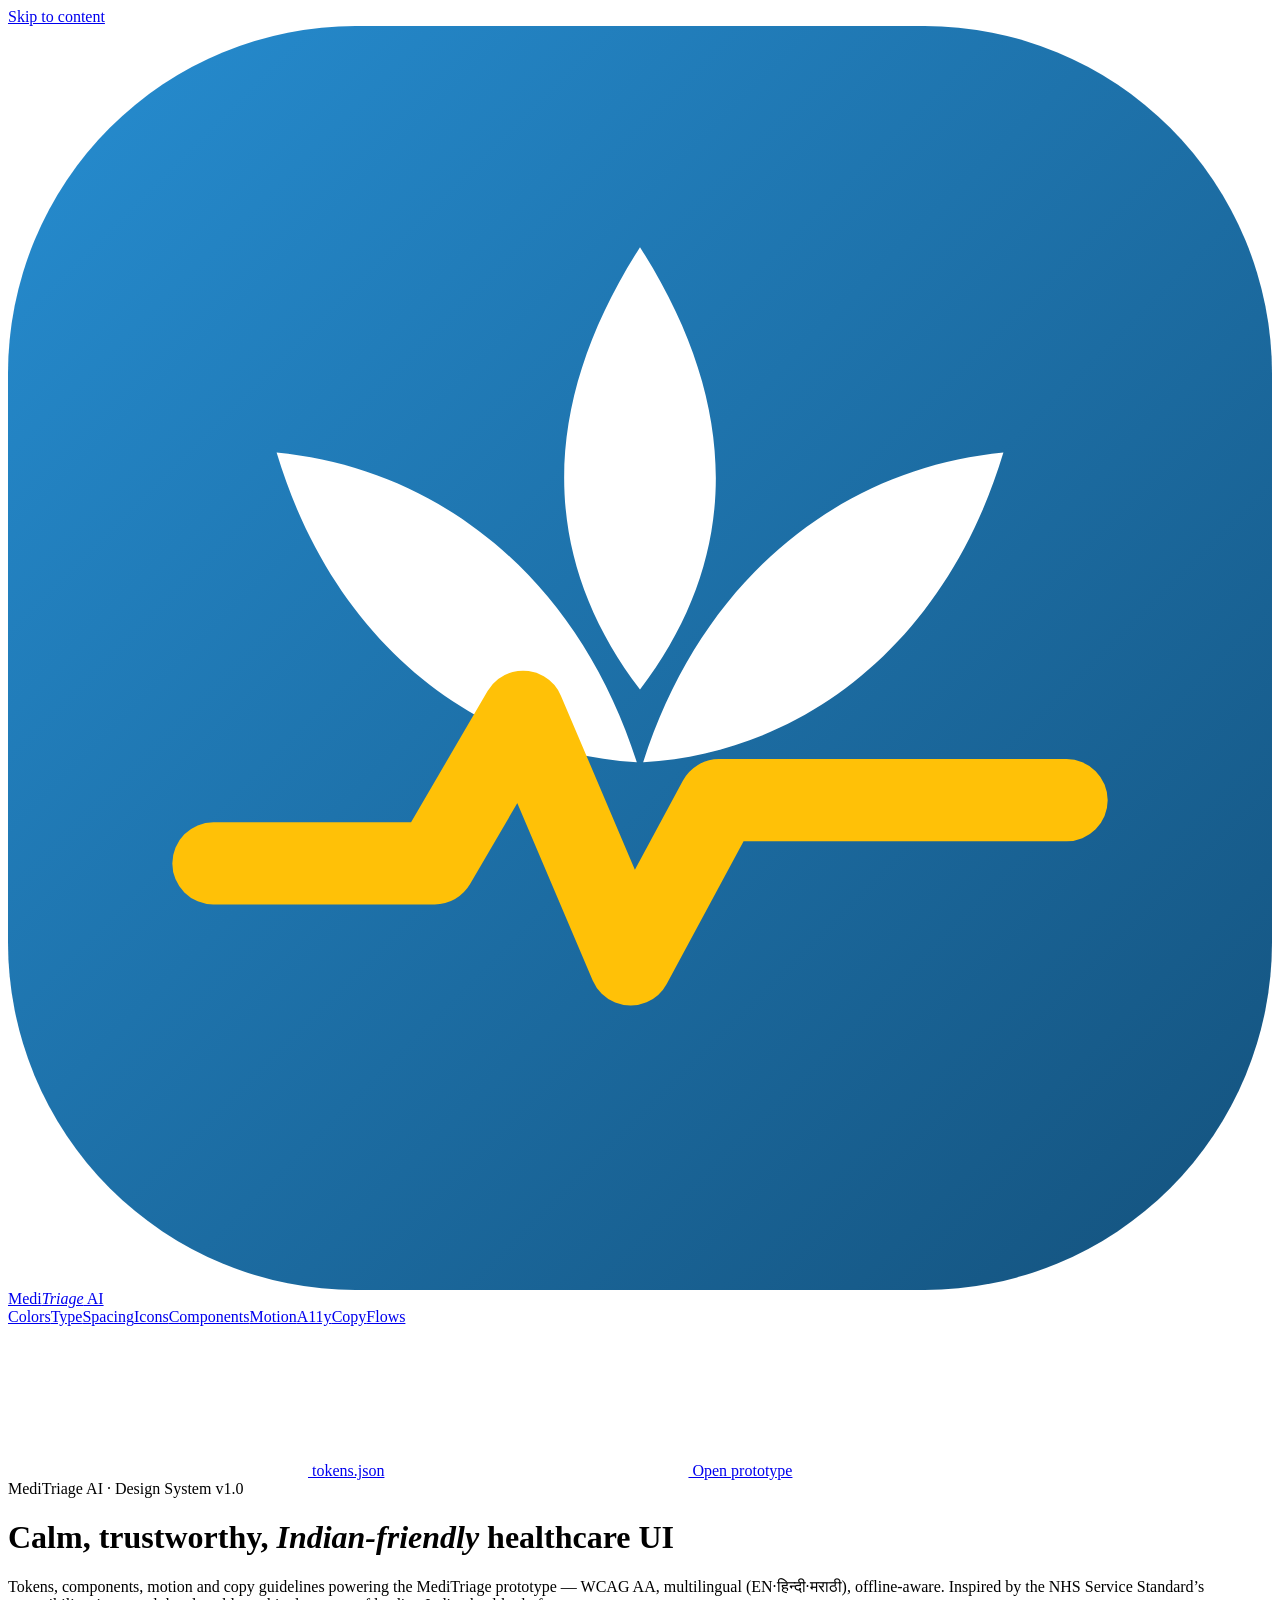
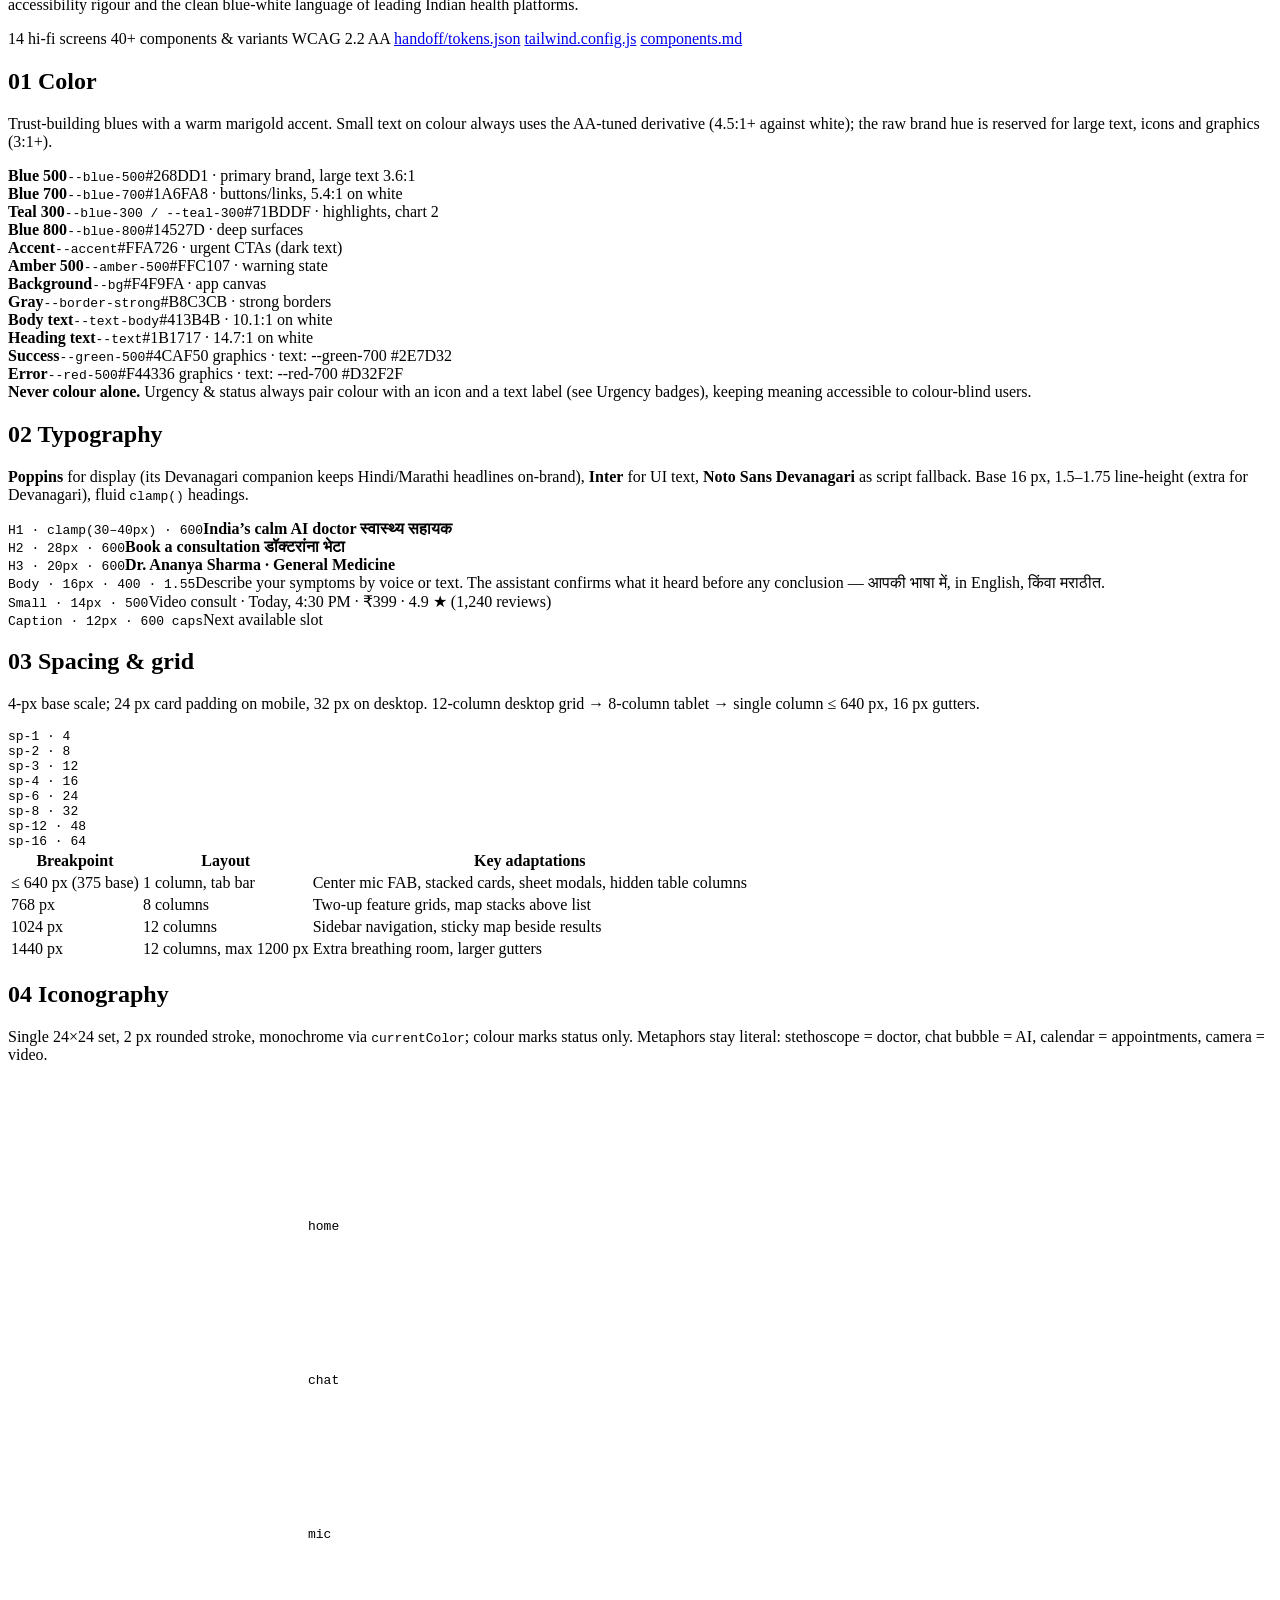
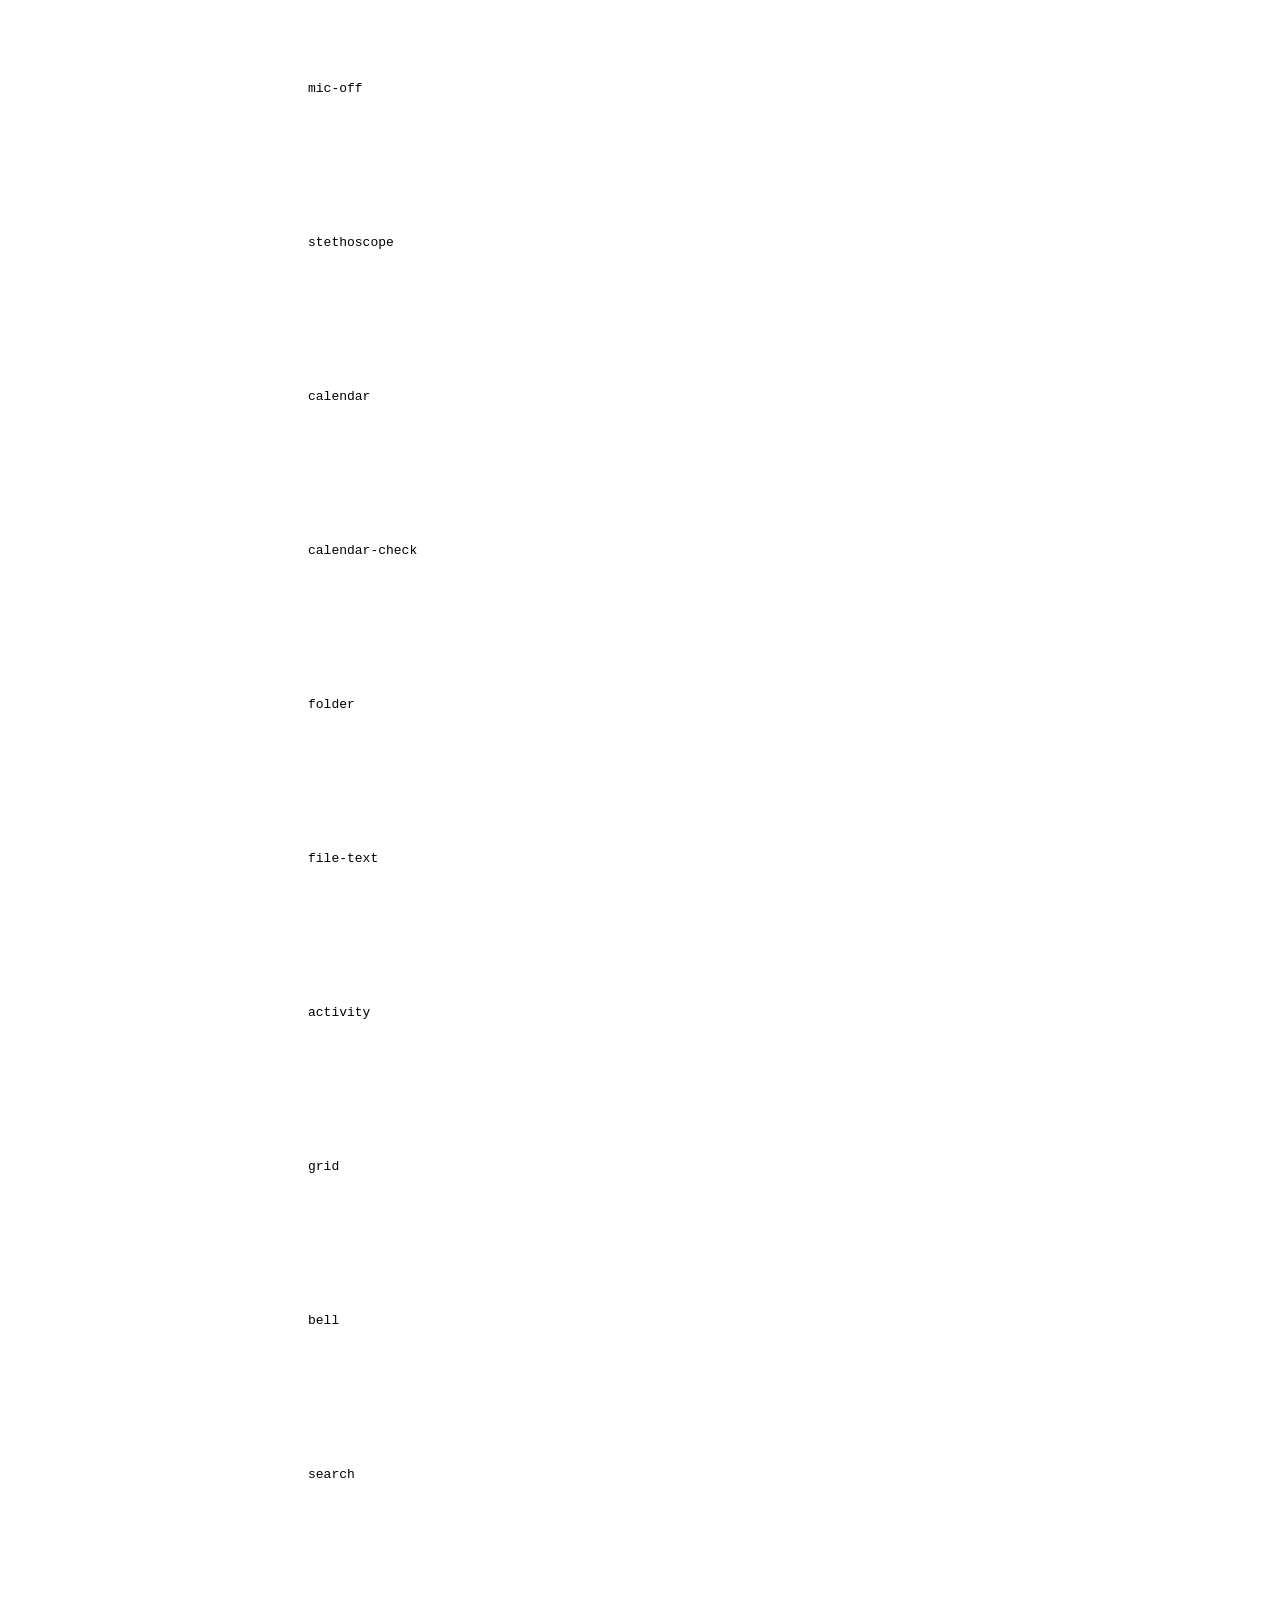
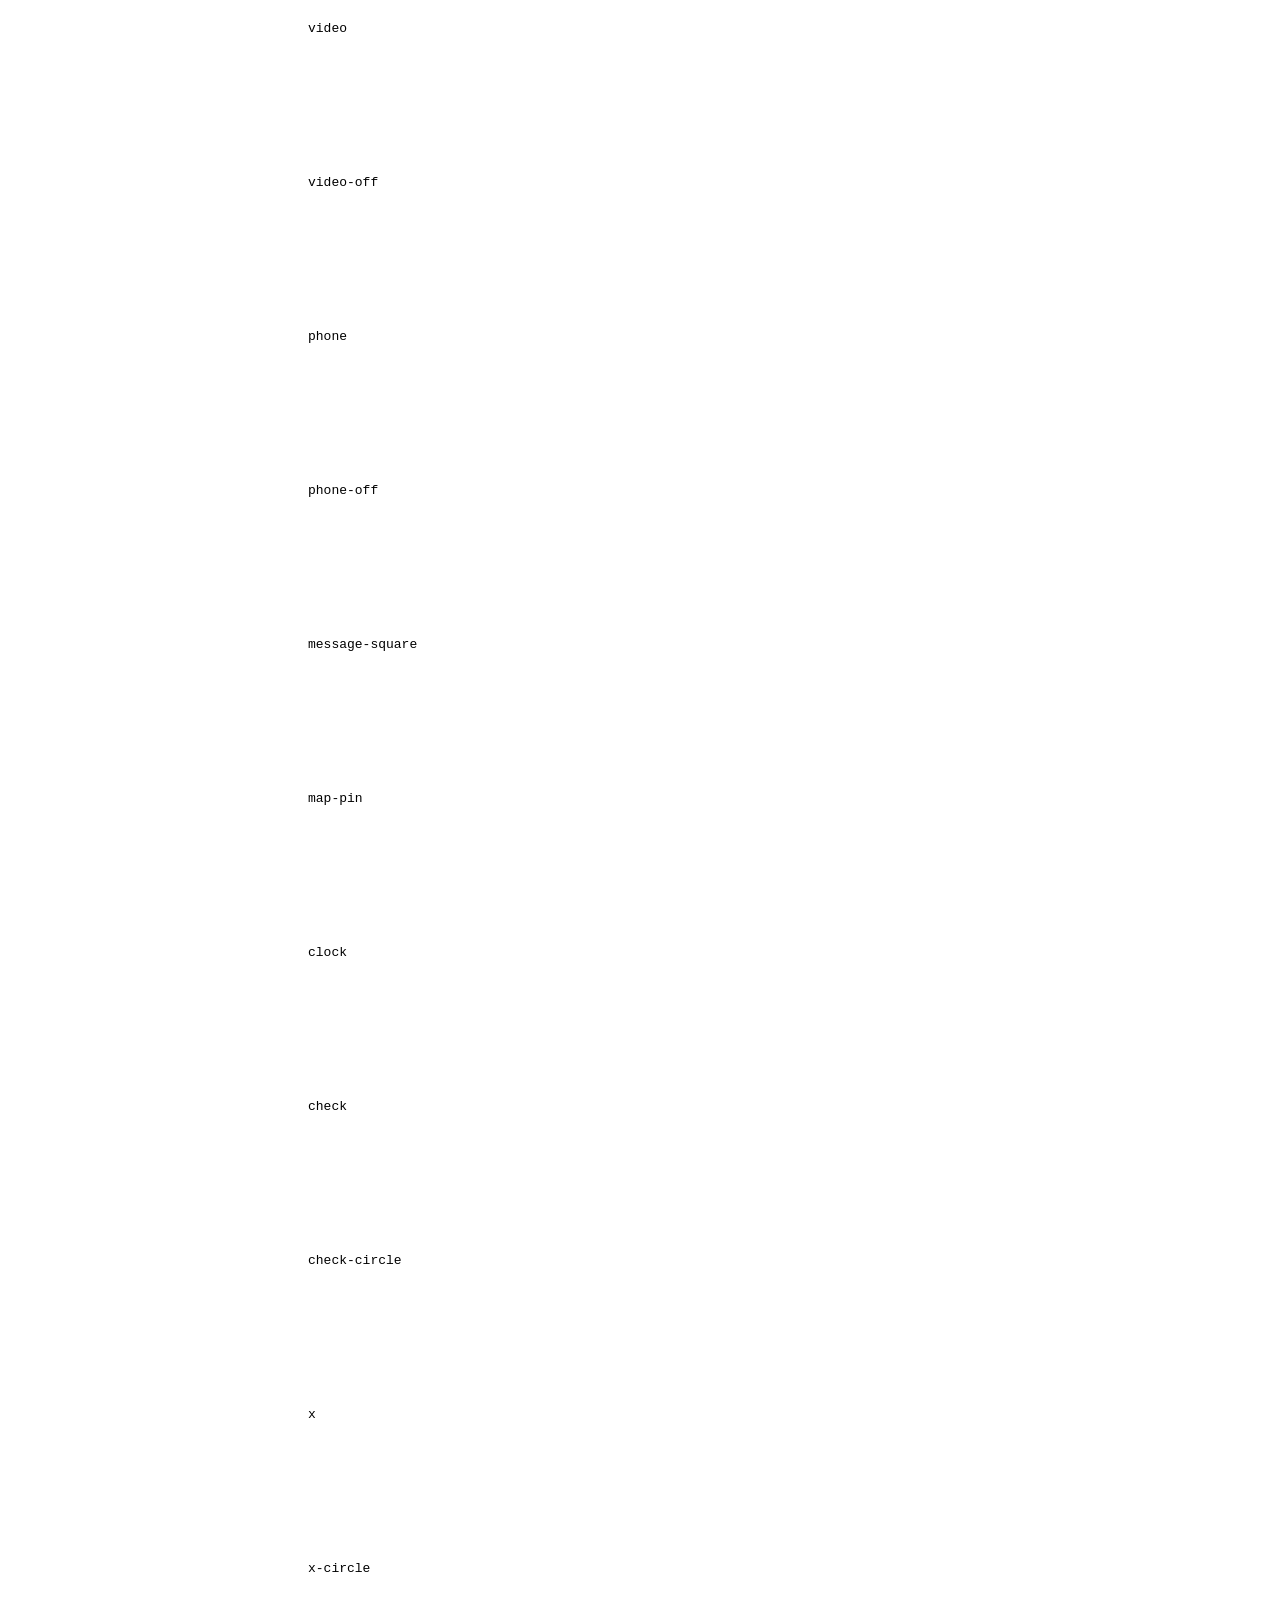
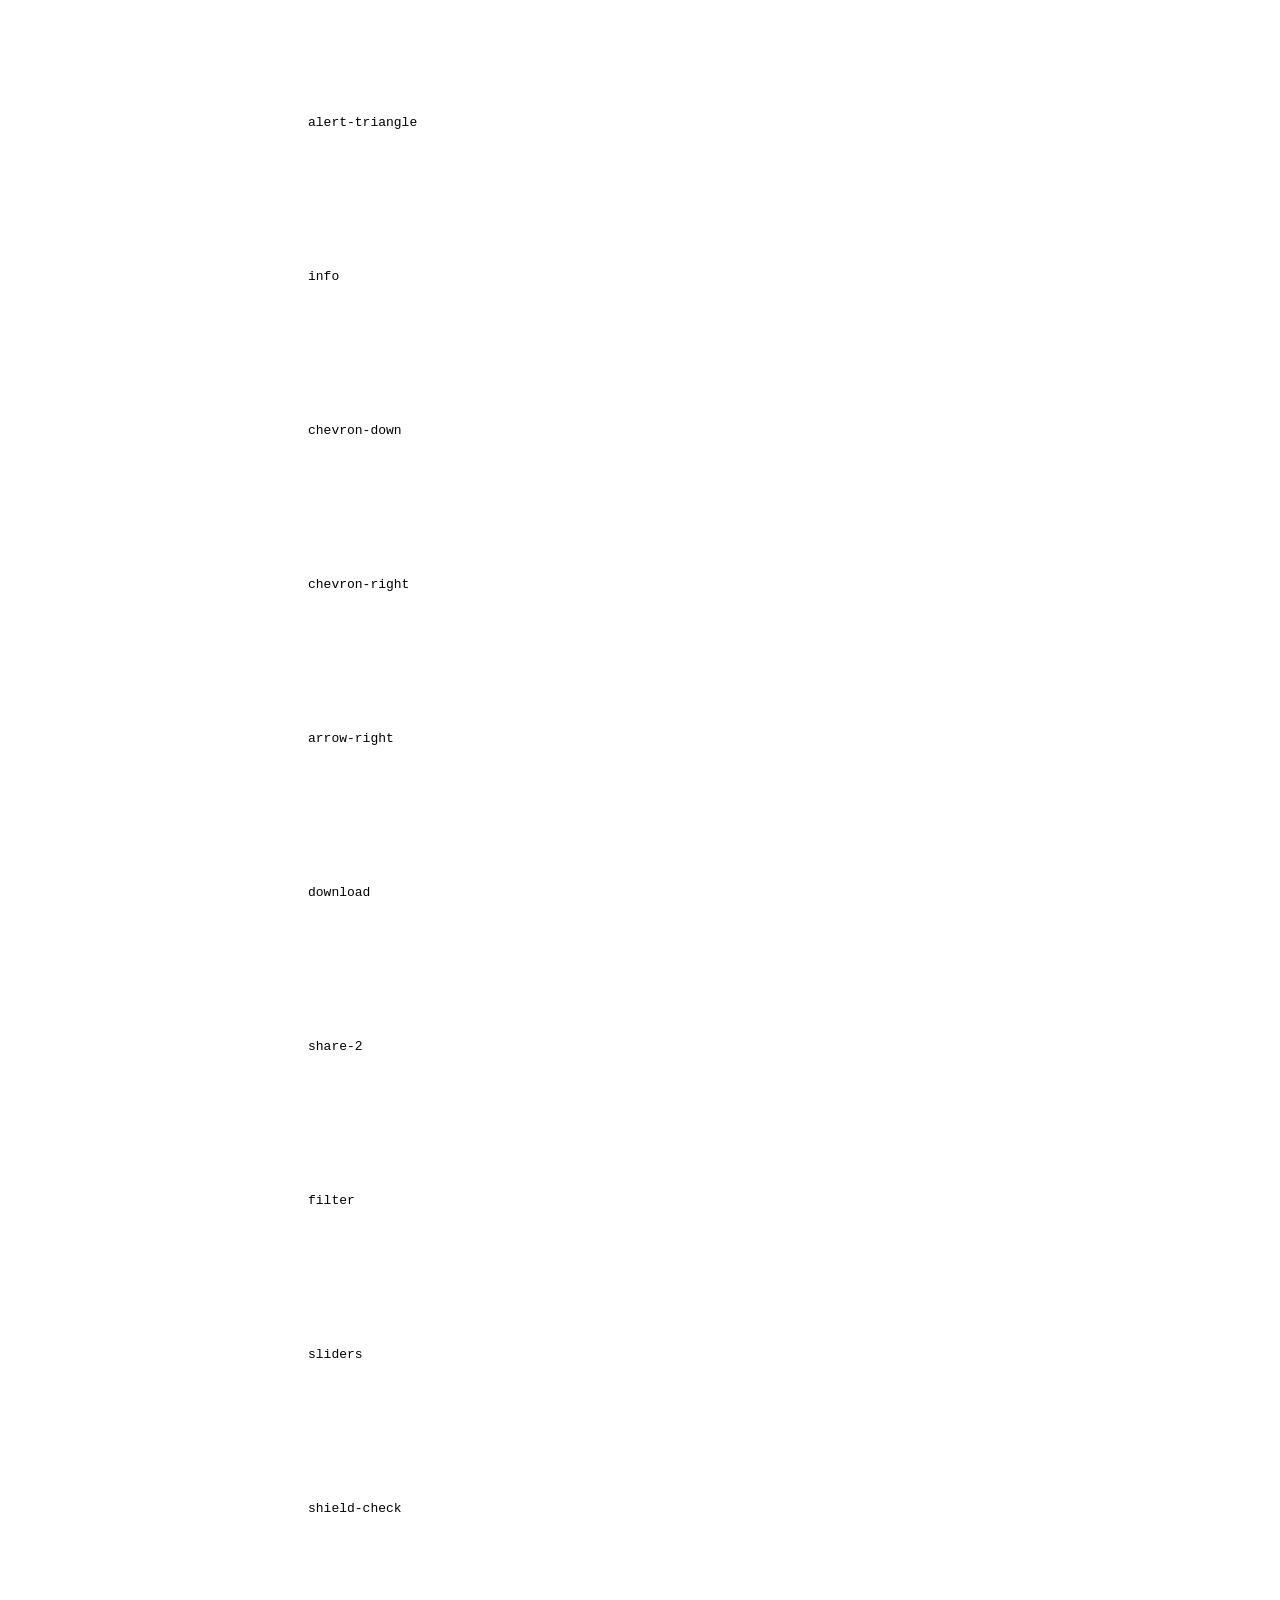
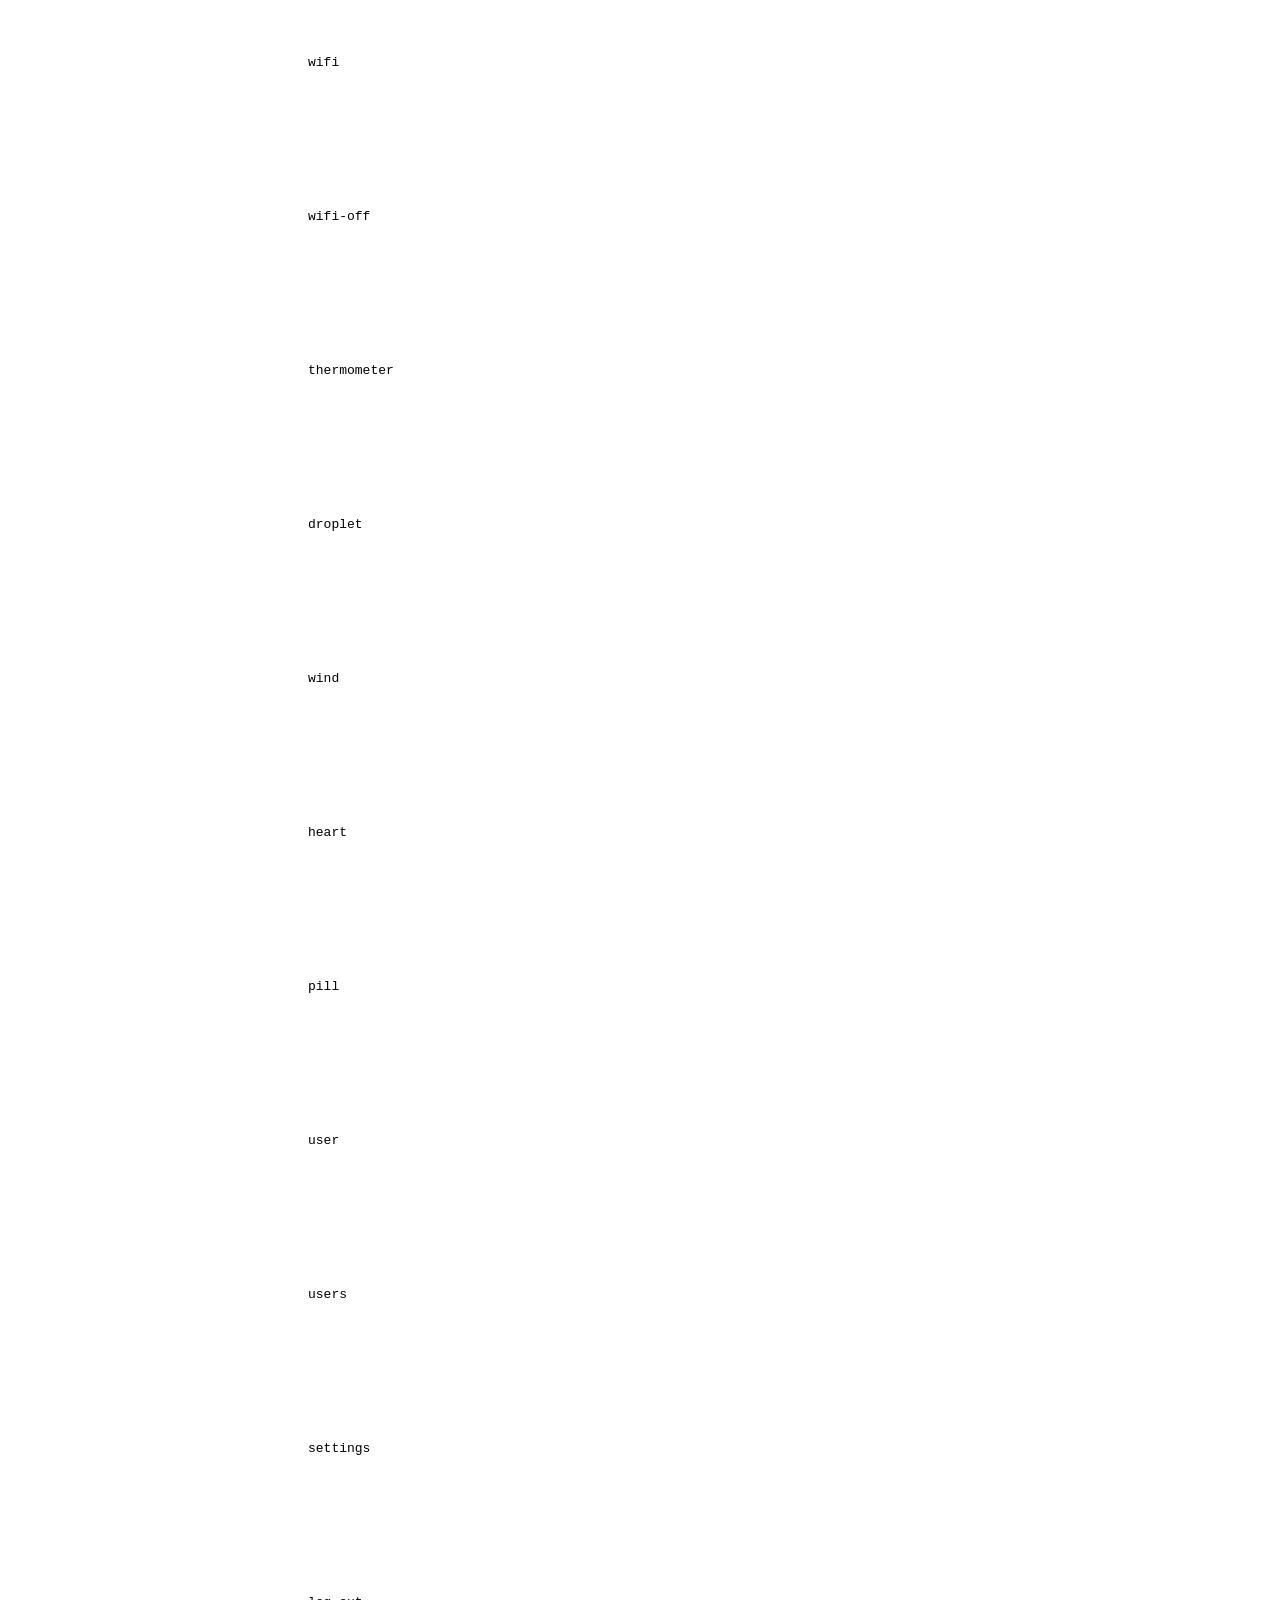
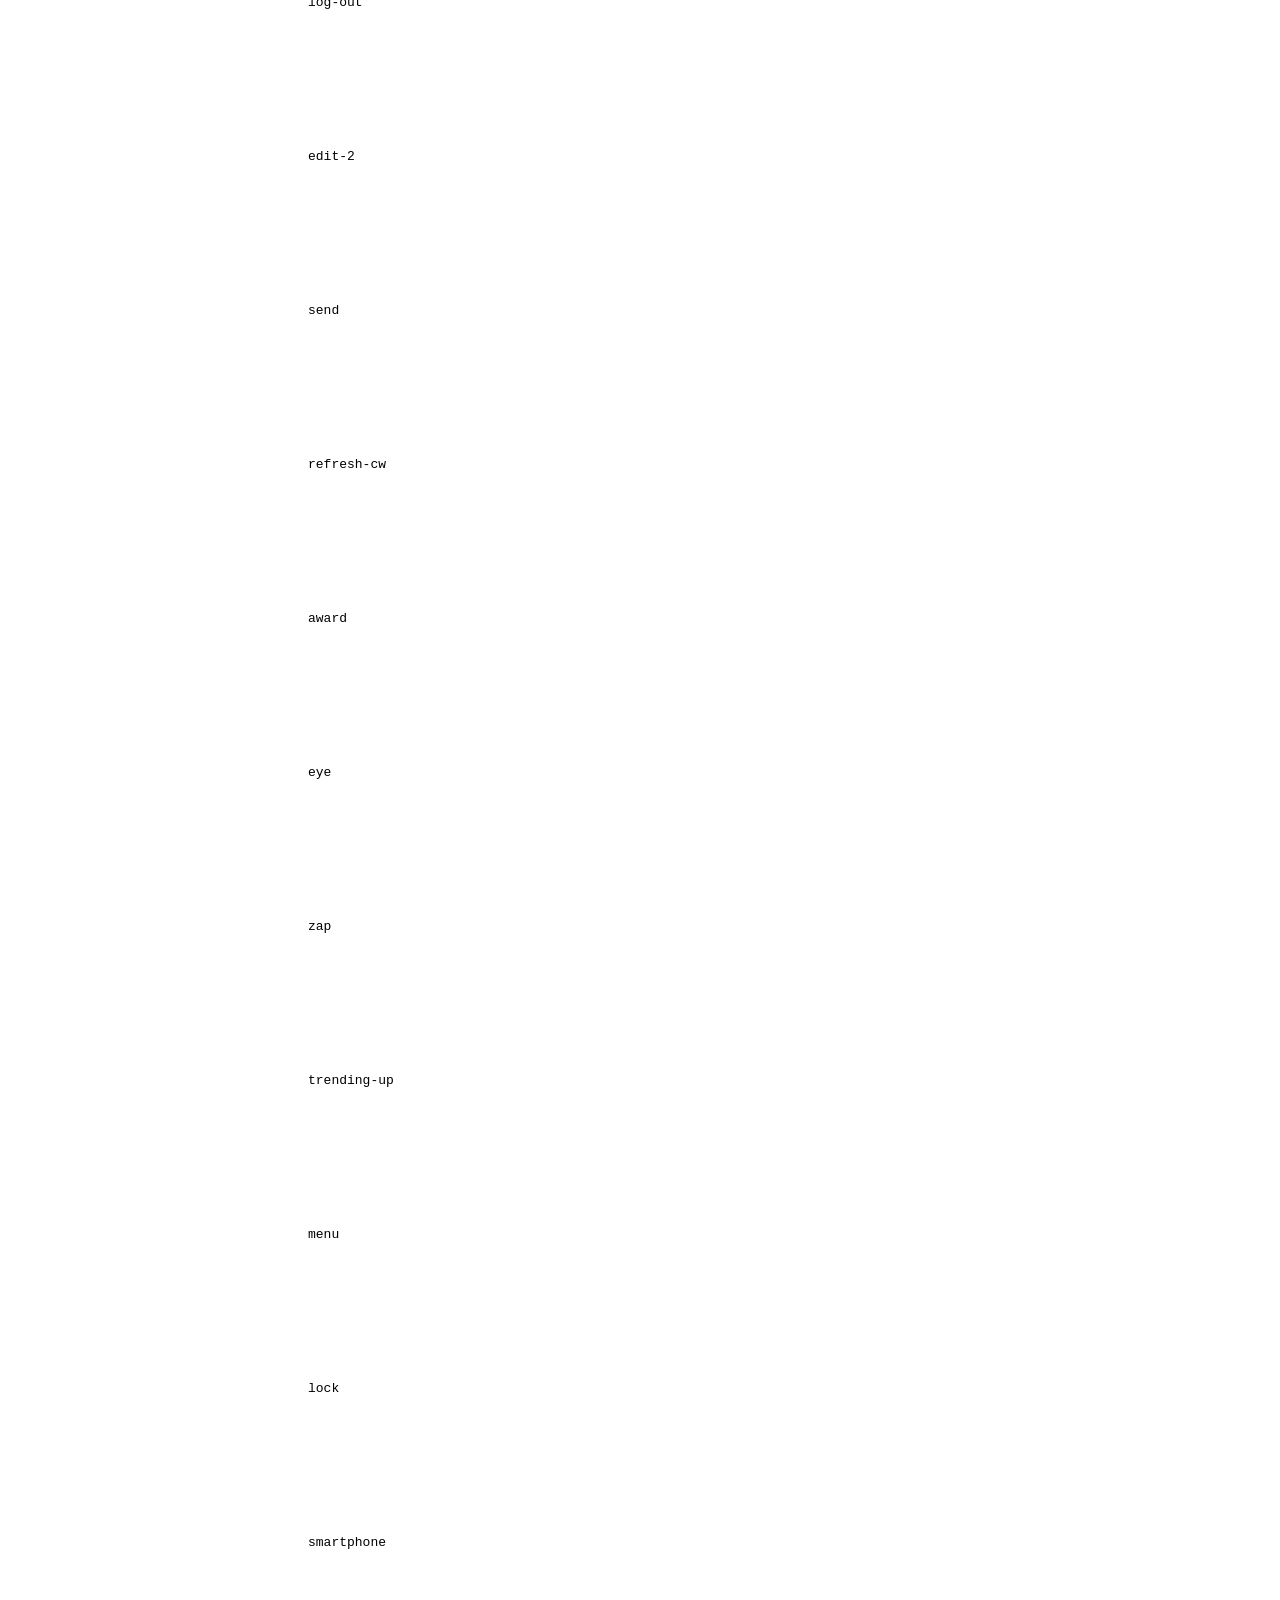
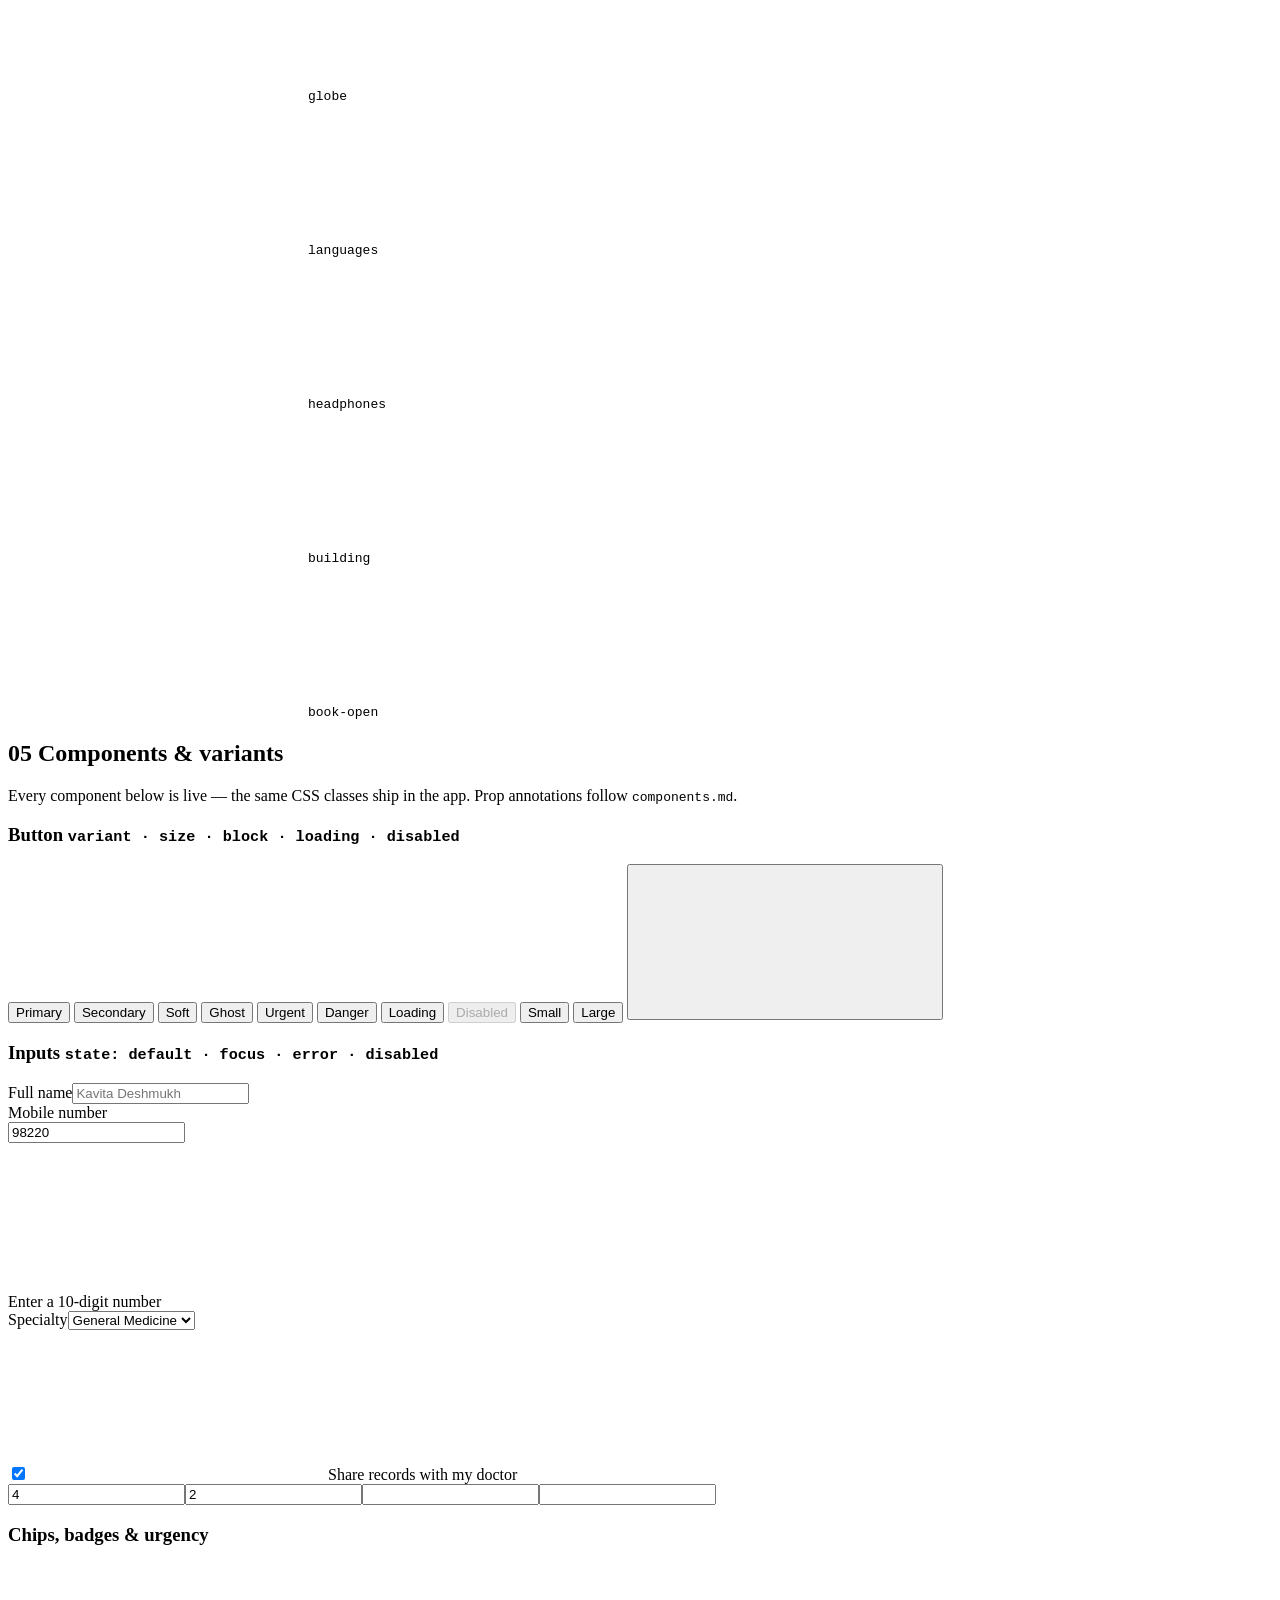
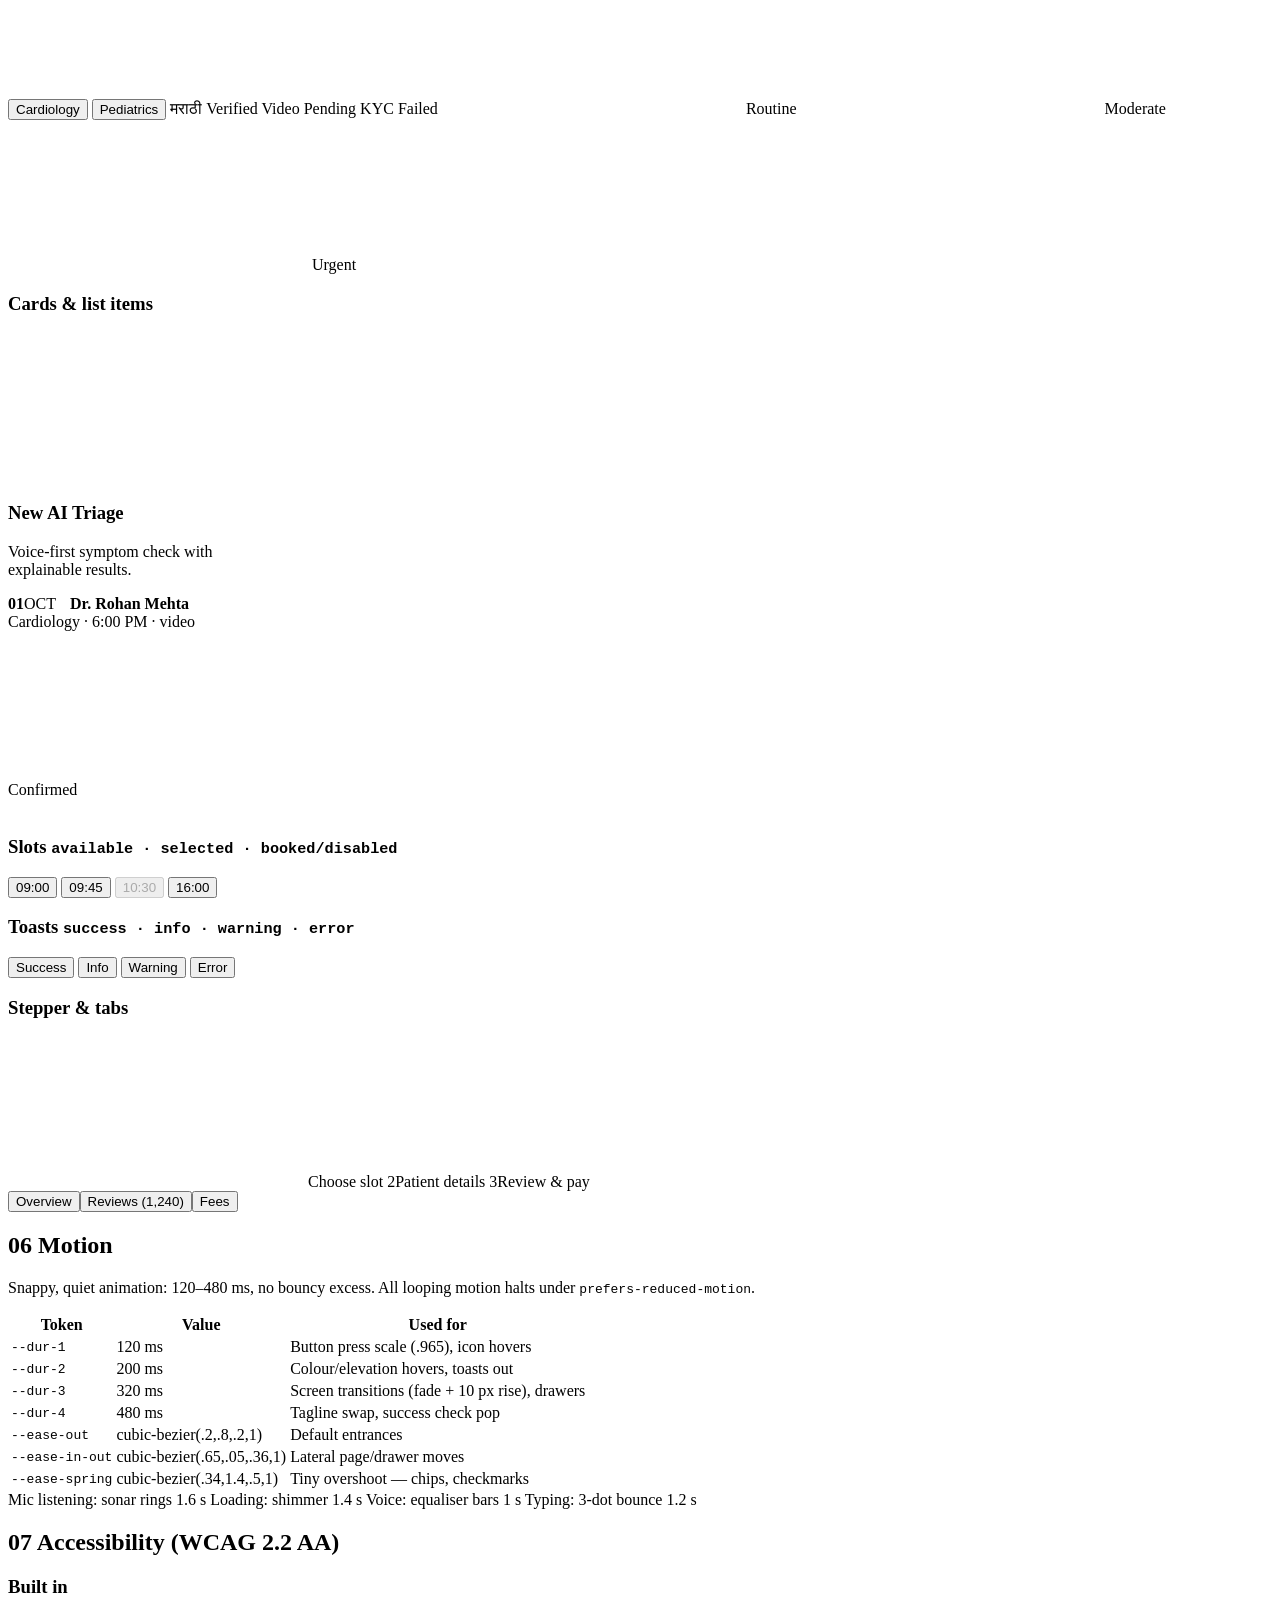
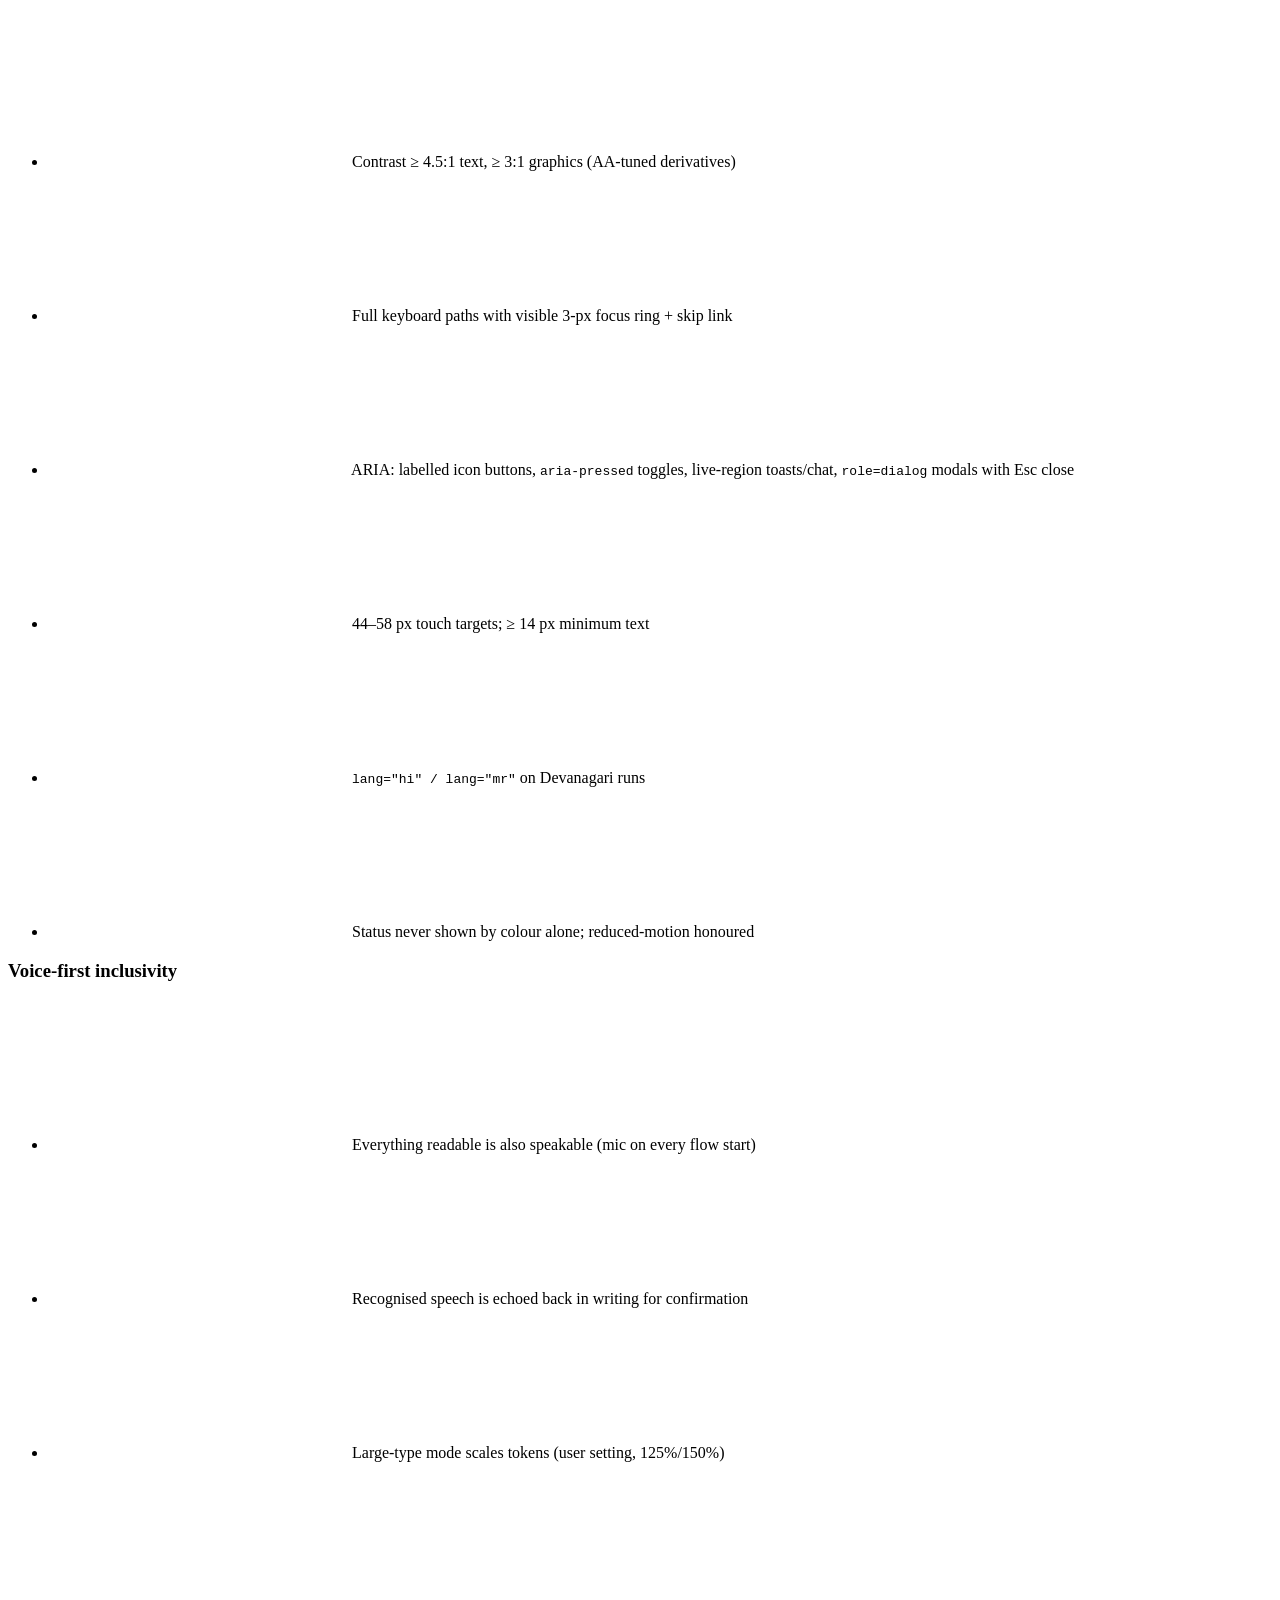
<file: src/sg-content.html>
<body class="sg">
<a class="skip-link" href="#sg-main">Skip to content</a>

<nav class="landing-nav" aria-label="Style guide navigation">
  <a class="brand" href="index.html#/">
    <svg class="logo-mark" viewBox="0 0 40 40" aria-hidden="true"><rect width="40" height="40" rx="11" fill="url(#lgS)"/><defs><linearGradient id="lgS" x1="0" y1="0" x2="1" y2="1"><stop offset="0" stop-color="#268DD1"/><stop offset="1" stop-color="#14527D"/></linearGradient></defs><path d="M20 7c-3.2 5-3.2 9.8 0 14 3.2-4.2 3.2-9 0-14zM8.5 13.5c1.8 6 6.3 9.5 11.4 9.8C18 17.4 13.6 14 8.5 13.5zm23 0c-5.1.5-9.5 3.9-11.4 9.8 5.1-.3 9.6-3.8 11.4-9.8z" fill="#fff"/><path d="M6.5 26.5h7l2.8-4.8 3.4 8 2.8-5.2h11" fill="none" stroke="#FFC107" stroke-width="2.6" stroke-linecap="round" stroke-linejoin="round"/></svg>
    <span class="brand__name">Medi<em>Triage</em> AI</span>
  </a>
  <div class="links">
    <a href="#colors">Colors</a><a href="#type">Type</a><a href="#spacing">Spacing</a><a href="#icons">Icons</a><a href="#components">Components</a><a href="#motion">Motion</a><a href="#a11y">A11y</a><a href="#copy">Copy</a><a href="#flow">Flows</a>
  </div>
  <div class="cta">
    <a class="btn btn--secondary btn--sm" href="handoff/tokens.json"><svg class="icon" aria-hidden="true"><use href="#i-download"/></svg> tokens.json</a>
    <a class="btn btn--primary btn--sm" href="index.html#/home"><svg class="icon" aria-hidden="true"><use href="#i-external-link"/></svg> Open prototype</a>
  </div>
</nav>

<main id="sg-main">
  <header class="sg-hero">
    <span class="kicker">MediTriage AI · Design System v1.0</span>
    <h1>Calm, trustworthy, <em>Indian-friendly</em> healthcare UI</h1>
    <p>Tokens, components, motion and copy guidelines powering the MediTriage prototype — WCAG AA, multilingual (EN·हिन्दी·मराठी), offline-aware. Inspired by the NHS Service Standard’s accessibility rigour and the clean blue-white language of leading Indian health platforms.</p>
    <div class="sg-hero-badges">
      <span class="badge badge--info badge--lg">14 hi-fi screens</span>
      <span class="badge badge--info badge--lg">40+ components &amp; variants</span>
      <span class="badge badge--success badge--lg">WCAG 2.2 AA</span>
      <a class="badge badge--neutral badge--lg" href="handoff/tokens.json">handoff/tokens.json</a>
      <a class="badge badge--neutral badge--lg" href="handoff/tailwind.config.js">tailwind.config.js</a>
      <a class="badge badge--neutral badge--lg" href="handoff/components.md">components.md</a>
    </div>
  </header>

  <!-- ============ 01 COLORS ============ -->
  <section class="sg-sec" id="colors">
    <h2><span class="sg-num">01</span> Color</h2>
    <p class="sg-lead">Trust-building blues with a warm marigold accent. Small text on colour always uses the AA-tuned derivative (4.5:1+ against white); the raw brand hue is reserved for large text, icons and graphics (3:1+).</p>
    <div class="sw-grid">
      <div class="sw"><i style="background:#268DD1"></i><b>Blue 500</b><code>--blue-500</code><span>#268DD1 · primary brand, large text 3.6:1</span></div>
      <div class="sw"><i style="background:#1A6FA8"></i><b>Blue 700</b><code>--blue-700</code><span>#1A6FA8 · buttons/links, 5.4:1 on white</span></div>
      <div class="sw"><i style="background:#71BDDF"></i><b>Teal 300</b><code>--blue-300 / --teal-300</code><span>#71BDDF · highlights, chart 2</span></div>
      <div class="sw"><i style="background:#14527D"></i><b>Blue 800</b><code>--blue-800</code><span>#14527D · deep surfaces</span></div>
      <div class="sw"><i style="background:#FFA726"></i><b>Accent</b><code>--accent</code><span>#FFA726 · urgent CTAs (dark text)</span></div>
      <div class="sw"><i style="background:#FFC107"></i><b>Amber 500</b><code>--amber-500</code><span>#FFC107 · warning state</span></div>
      <div class="sw"><i style="background:#F4F9FA;border:1px solid var(--border)"></i><b>Background</b><code>--bg</code><span>#F4F9FA · app canvas</span></div>
      <div class="sw"><i style="background:#B8C3CB"></i><b>Gray</b><code>--border-strong</code><span>#B8C3CB · strong borders</span></div>
      <div class="sw"><i style="background:#413B4B"></i><b>Body text</b><code>--text-body</code><span>#413B4B · 10.1:1 on white</span></div>
      <div class="sw"><i style="background:#1B1717"></i><b>Heading text</b><code>--text</code><span>#1B1717 · 14.7:1 on white</span></div>
      <div class="sw"><i style="background:#4CAF50"></i><b>Success</b><code>--green-500</code><span>#4CAF50 graphics · text: --green-700 #2E7D32</span></div>
      <div class="sw"><i style="background:#F44336"></i><b>Error</b><code>--red-500</code><span>#F44336 graphics · text: --red-700 #D32F2F</span></div>
    </div>
    <div class="sg-note"><b>Never colour alone.</b> Urgency &amp; status always pair colour with an icon and a text label (see Urgency badges), keeping meaning accessible to colour-blind users.</div>
  </section>

  <!-- ============ 02 TYPE ============ -->
  <section class="sg-sec" id="type">
    <h2><span class="sg-num">02</span> Typography</h2>
    <p class="sg-lead"><b>Poppins</b> for display (its Devanagari companion keeps Hindi/Marathi headlines on-brand), <b>Inter</b> for UI text, <b>Noto Sans Devanagari</b> as script fallback. Base 16 px, 1.5–1.75 line-height (extra for Devanagari), fluid <code>clamp()</code> headings.</p>
    <div class="type-rows">
      <div class="type-row"><code>H1 · clamp(30–40px) · 600</code><span style="font-family:var(--font-display);font-weight:600;font-size:var(--fs-40)">India’s calm AI doctor <span lang="hi">स्वास्थ्य सहायक</span></span></div>
      <div class="type-row"><code>H2 · 28px · 600</code><span style="font-family:var(--font-display);font-weight:600;font-size:var(--fs-28)">Book a consultation <span lang="mr">डॉक्टरांना भेटा</span></span></div>
      <div class="type-row"><code>H3 · 20px · 600</code><span style="font-family:var(--font-display);font-weight:600;font-size:var(--fs-20)">Dr. Ananya Sharma · General Medicine</span></div>
      <div class="type-row"><code>Body · 16px · 400 · 1.55</code><span style="font-size:var(--fs-16)">Describe your symptoms by voice or text. The assistant confirms what it heard before any conclusion — <span lang="hi">आपकी भाषा में</span>, in English, <span lang="mr">किंवा मराठीत</span>.</span></div>
      <div class="type-row"><code>Small · 14px · 500</code><span style="font-size:var(--fs-14)">Video consult · Today, 4:30 PM · ₹399 · 4.9 ★ (1,240 reviews)</span></div>
      <div class="type-row"><code>Caption · 12px · 600 caps</code><span class="small-caps">Next available slot</span></div>
    </div>
  </section>

  <!-- ============ 03 SPACING/GRID ============ -->
  <section class="sg-sec" id="spacing">
    <h2><span class="sg-num">03</span> Spacing &amp; grid</h2>
    <p class="sg-lead">4-px base scale; 24 px card padding on mobile, 32 px on desktop. 12-column desktop grid → 8-column tablet → single column ≤ 640 px, 16 px gutters.</p>
    <div class="sp-row">
      <div class="sp"><i style="width:4px"></i><code>sp-1 · 4</code></div>
      <div class="sp"><i style="width:8px"></i><code>sp-2 · 8</code></div>
      <div class="sp"><i style="width:12px"></i><code>sp-3 · 12</code></div>
      <div class="sp"><i style="width:16px"></i><code>sp-4 · 16</code></div>
      <div class="sp"><i style="width:24px"></i><code>sp-6 · 24</code></div>
      <div class="sp"><i style="width:32px"></i><code>sp-8 · 32</code></div>
      <div class="sp"><i style="width:48px"></i><code>sp-12 · 48</code></div>
      <div class="sp"><i style="width:64px"></i><code>sp-16 · 64</code></div>
    </div>
    <table class="sg-table">
      <tr><th>Breakpoint</th><th>Layout</th><th>Key adaptations</th></tr>
      <tr><td>≤ 640 px (375 base)</td><td>1 column, tab bar</td><td>Center mic FAB, stacked cards, sheet modals, hidden table columns</td></tr>
      <tr><td>768 px</td><td>8 columns</td><td>Two-up feature grids, map stacks above list</td></tr>
      <tr><td>1024 px</td><td>12 columns</td><td>Sidebar navigation, sticky map beside results</td></tr>
      <tr><td>1440 px</td><td>12 columns, max 1200 px</td><td>Extra breathing room, larger gutters</td></tr>
    </table>
  </section>

  <!-- ============ 04 ICONS ============ -->
  <section class="sg-sec" id="icons">
    <h2><span class="sg-num">04</span> Iconography</h2>
    <p class="sg-lead">Single 24×24 set, 2 px rounded stroke, monochrome via <code>currentColor</code>; colour marks status only. Metaphors stay literal: stethoscope = doctor, chat bubble = AI, calendar = appointments, camera = video.</p>
    <div class="ic-grid" id="ic-grid"></div>
  </section>

  <!-- ============ 05 COMPONENTS ============ -->
  <section class="sg-sec" id="components">
    <h2><span class="sg-num">05</span> Components &amp; variants</h2>
    <p class="sg-lead">Every component below is live — the same CSS classes ship in the app. Prop annotations follow <code>components.md</code>.</p>

    <h3>Button <code>variant · size · block · loading · disabled</code></h3>
    <div class="demobox">
      <button class="btn btn--primary">Primary</button>
      <button class="btn btn--secondary">Secondary</button>
      <button class="btn btn--soft">Soft</button>
      <button class="btn btn--ghost">Ghost</button>
      <button class="btn btn--amber">Urgent</button>
      <button class="btn btn--danger">Danger</button>
      <button class="btn btn--primary is-loading">Loading</button>
      <button class="btn btn--primary" disabled>Disabled</button>
      <button class="btn btn--primary btn--sm">Small</button>
      <button class="btn btn--primary btn--lg">Large</button>
      <button class="btn btn--secondary btn--icon" aria-label="Settings"><svg class="icon" aria-hidden="true"><use href="#i-settings"/></svg></button>
    </div>

    <h3>Inputs <code>state: default · focus · error · disabled</code></h3>
    <div class="demobox" style="align-items:flex-start">
      <div class="field" style="width:260px"><label class="field__label">Full name</label><input class="input" placeholder="Kavita Deshmukh"></div>
      <div class="field is-error" style="width:260px"><label class="field__label">Mobile number</label><input class="input" value="98220" aria-invalid="true"><span class="field__error"><svg class="icon icon--sm" aria-hidden="true"><use href="#i-alert-triangle"/></svg> Enter a 10-digit number</span></div>
      <div class="field" style="width:260px"><label class="field__label">Specialty</label><select class="select"><option>General Medicine</option><option>Cardiology</option></select></div>
      <label class="check"><input type="checkbox" checked><span class="box"><svg class="icon" aria-hidden="true"><use href="#i-check"/></svg></span><span>Share records with my doctor</span></label>
      <div class="otp-row"><input class="otp-box" value="4" aria-label="d1"><input class="otp-box" value="2" aria-label="d2"><input class="otp-box" aria-label="d3"><input class="otp-box" aria-label="d4"></div>
    </div>

    <h3>Chips, badges &amp; urgency</h3>
    <div class="demobox">
      <button class="chip is-active" aria-pressed="true">Cardiology</button>
      <button class="chip" aria-pressed="false">Pediatrics</button>
      <span class="chip chip--lang chip--static" lang="mr">मराठी</span>
      <span class="badge badge--success">Verified</span>
      <span class="badge badge--info">Video</span>
      <span class="badge badge--warning">Pending KYC</span>
      <span class="badge badge--error">Failed</span>
      <span class="urgency urgency--routine"><svg class="icon" aria-hidden="true"><use href="#i-check-circle"/></svg> <span data-i18n="urgency.routine">Routine</span></span>
      <span class="urgency urgency--moderate"><svg class="icon" aria-hidden="true"><use href="#i-activity"/></svg> <span data-i18n="urgency.moderate">Moderate</span></span>
      <span class="urgency urgency--urgent"><svg class="icon" aria-hidden="true"><use href="#i-alert-triangle"/></svg> <span data-i18n="urgency.urgent">Urgent</span></span>
    </div>

    <h3>Cards &amp; list items</h3>
    <div class="demobox" style="align-items:stretch">
      <div class="card card--pad card--hover" style="width:280px"><span class="tile tile--blue" style="margin-bottom:12px"><svg class="icon" aria-hidden="true"><use href="#i-chat"/></svg></span><h3>New AI Triage</h3><p class="muted" style="font-size:var(--fs-14)">Voice-first symptom check with explainable results.</p></div>
      <div class="card card--pad" style="width:300px"><div class="appt-when" style="float:left;margin-right:14px"><b>01</b><span>OCT</span></div><div><b>Dr. Rohan Mehta</b><div class="muted" style="font-size:var(--fs-14)">Cardiology · 6:00 PM · video</div></div><span class="next-slot" style="margin-top:10px"><svg class="icon" aria-hidden="true"><use href="#i-clock"/></svg> Confirmed</span></div>
      <div class="card card--pad" style="width:300px"><div class="skeleton" style="width:60%;height:18px;margin-bottom:12px"></div><div class="skeleton" style="width:90%;margin-bottom:10px"></div><div class="skeleton" style="width:75%"></div></div>
    </div>

    <h3>Slots <code>available · selected · booked/disabled</code></h3>
    <div class="demobox">
      <button class="slot" aria-pressed="false">09:00</button>
      <button class="slot" aria-pressed="true">09:45</button>
      <button class="slot" disabled>10:30</button>
      <button class="slot">16:00</button>
    </div>

    <h3>Toasts <code>success · info · warning · error</code></h3>
    <div class="demobox">
      <button class="btn btn--secondary btn--sm" data-toast="success">Success</button>
      <button class="btn btn--secondary btn--sm" data-toast="info">Info</button>
      <button class="btn btn--secondary btn--sm" data-toast="warning">Warning</button>
      <button class="btn btn--secondary btn--sm" data-toast="error">Error</button>
    </div>

    <h3>Stepper &amp; tabs</h3>
    <div class="demobox" style="flex-direction:column;align-items:stretch">
      <div class="stepper">
        <span class="step is-done"><span class="n"><svg class="icon icon--sm" aria-hidden="true"><use href="#i-check"/></svg></span><span>Choose slot</span></span><span class="line is-done"></span>
        <span class="step is-active"><span class="n">2</span><span>Patient details</span></span><span class="line"></span>
        <span class="step"><span class="n">3</span><span>Review &amp; pay</span></span>
      </div>
      <div class="tabs" role="tablist"><button role="tab" aria-selected="true">Overview</button><button role="tab" aria-selected="false">Reviews (1,240)</button><button role="tab" aria-selected="false">Fees</button></div>
    </div>
  </section>

  <!-- ============ 06 MOTION ============ -->
  <section class="sg-sec" id="motion">
    <h2><span class="sg-num">06</span> Motion</h2>
    <p class="sg-lead">Snappy, quiet animation: 120–480 ms, no bouncy excess. All looping motion halts under <code>prefers-reduced-motion</code>.</p>
    <table class="sg-table">
      <tr><th>Token</th><th>Value</th><th>Used for</th></tr>
      <tr><td><code>--dur-1</code></td><td>120 ms</td><td>Button press scale (.965), icon hovers</td></tr>
      <tr><td><code>--dur-2</code></td><td>200 ms</td><td>Colour/elevation hovers, toasts out</td></tr>
      <tr><td><code>--dur-3</code></td><td>320 ms</td><td>Screen transitions (fade + 10 px rise), drawers</td></tr>
      <tr><td><code>--dur-4</code></td><td>480 ms</td><td>Tagline swap, success check pop</td></tr>
      <tr><td><code>--ease-out</code></td><td>cubic-bezier(.2,.8,.2,1)</td><td>Default entrances</td></tr>
      <tr><td><code>--ease-in-out</code></td><td>cubic-bezier(.65,.05,.36,1)</td><td>Lateral page/drawer moves</td></tr>
      <tr><td><code>--ease-spring</code></td><td>cubic-bezier(.34,1.4,.5,1)</td><td>Tiny overshoot — chips, checkmarks</td></tr>
    </table>
    <div class="demobox">
      <span class="badge badge--info">Mic listening: sonar rings 1.6 s</span>
      <span class="badge badge--info">Loading: shimmer 1.4 s</span>
      <span class="badge badge--info">Voice: equaliser bars 1 s</span>
      <span class="badge badge--info">Typing: 3-dot bounce 1.2 s</span>
    </div>
  </section>

  <!-- ============ 07 A11Y ============ -->
  <section class="sg-sec" id="a11y">
    <h2><span class="sg-num">07</span> Accessibility (WCAG 2.2 AA)</h2>
    <div class="sg-cols">
      <div class="card card--pad">
        <h3>Built in</h3>
        <ul class="check-list" role="list" style="font-size:var(--fs-14)">
          <li><svg class="icon" aria-hidden="true"><use href="#i-check-circle"/></svg> Contrast ≥ 4.5:1 text, ≥ 3:1 graphics (AA-tuned derivatives)</li>
          <li><svg class="icon" aria-hidden="true"><use href="#i-check-circle"/></svg> Full keyboard paths with visible 3-px focus ring + skip link</li>
          <li><svg class="icon" aria-hidden="true"><use href="#i-check-circle"/></svg> ARIA: labelled icon buttons, <code>aria-pressed</code> toggles, live-region toasts/chat, <code>role=dialog</code> modals with Esc close</li>
          <li><svg class="icon" aria-hidden="true"><use href="#i-check-circle"/></svg> 44–58 px touch targets; ≥ 14 px minimum text</li>
          <li><svg class="icon" aria-hidden="true"><use href="#i-check-circle"/></svg> <code>lang="hi" / lang="mr"</code> on Devanagari runs</li>
          <li><svg class="icon" aria-hidden="true"><use href="#i-check-circle"/></svg> Status never shown by colour alone; reduced-motion honoured</li>
        </ul>
      </div>
      <div class="card card--pad">
        <h3>Voice-first inclusivity</h3>
        <ul class="check-list" role="list" style="font-size:var(--fs-14)">
          <li><svg class="icon" aria-hidden="true"><use href="#i-check-circle"/></svg> Everything readable is also speakable (mic on every flow start)</li>
          <li><svg class="icon" aria-hidden="true"><use href="#i-check-circle"/></svg> Recognised speech is echoed back in writing for confirmation</li>
          <li><svg class="icon" aria-hidden="true"><use href="#i-check-circle"/></svg> Large-type mode scales tokens (user setting, 125%/150%)</li>
          <li><svg class="icon" aria-hidden="true"><use href="#i-check-circle"/></svg> Named emergency route (108) pinned on triage screens</li>
        </ul>
      </div>
    </div>
  </section>

  <!-- ============ 08 COPY ============ -->
  <section class="sg-sec" id="copy">
    <h2><span class="sg-num">08</span> Multilingual copy</h2>
    <p class="sg-lead">Layouts accept ~1.3× expansion for Devanagari; buttons never use fixed widths. Dates render DD/MM/YYYY; key strings below ship in <code>i18n.js</code>.</p>
    <table class="sg-table">
      <tr><th>Key</th><th>English</th><th lang="hi">हिन्दी</th><th lang="mr">मराठी</th></tr>
      <tr><td><code>landing.tagline</code></td><td>Stay Home, Consult Online</td><td lang="hi">घर पर रहें, ऑनलाइन सलाह लें</td><td lang="mr">घरात रहा, ऑनलाइन सल्ला घ्या</td></tr>
      <tr><td><code>action.book</code></td><td>Book Appointment</td><td lang="hi">अपॉइंटमेंट बुक करें</td><td lang="mr">नियुक्ती बुक करा</td></tr>
      <tr><td><code>triage.prompt</code></td><td>Describe your symptoms…</td><td lang="hi">अपनी शिकायत बताएं…</td><td lang="mr">आपली लक्षणे सांगा…</td></tr>
      <tr><td><code>urgency.routine</code></td><td>Routine</td><td lang="hi">सामान्य</td><td lang="mr">सामान्य</td></tr>
      <tr><td><code>urgency.urgent</code></td><td>Urgent</td><td lang="hi">तत्काल</td><td lang="mr">तातडीचे</td></tr>
      <tr><td><code>search.placeholder</code></td><td>Search by specialty or location</td><td lang="hi">विशेषज्ञता या स्थान से खोजें</td><td lang="mr">विशेषज्ञता किंवा ठिकाणानुसार शोधा</td></tr>
      <tr><td><code>call.connecting</code></td><td>Connecting to Doctor…</td><td lang="hi">चिकित्सक से कनेक्ट हो रहा है…</td><td lang="mr">डॉक्टरशी संपर्क साधत आहे…</td></tr>
      <tr><td><code>error.offline</code></td><td>No Internet Connection</td><td lang="hi">कोई इंटरनेट कनेक्शन नहीं</td><td lang="mr">इंटरनेट कनेक्शन नाही</td></tr>
      <tr><td><code>toast.booked</code></td><td>Appointment Confirmed</td><td lang="hi">अपॉइंटमेंट की पुष्टि हो गई</td><td lang="mr">नियुक्ती पुष्टी झाली</td></tr>
    </table>
  </section>

  <!-- ============ 09 FLOWS ============ -->
  <section class="sg-sec" id="flow">
    <h2><span class="sg-num">09</span> Core user flow</h2>
    <p class="sg-lead">The interactive prototype links these exact steps (also mirrored as <code>flow.mmd</code> in handoff).</p>
    <div class="flowline">
      <span class="fl"><b>Register / OTP login</b><small>role select</small></span><i>→</i>
      <span class="fl"><b>Voice / text triage</b><small>symptoms confirmed</small></span><i>→</i>
      <span class="fl amber"><b>Explainable result</b><small>urgency + action</small></span><i>→</i>
      <span class="fl"><b>Doctor search</b><small>filters + map</small></span><i>→</i>
      <span class="fl"><b>Book slot</b><small>double-book lock</small></span><i>→</i>
      <span class="fl teal"><b>Video consult</b><small>WebRTC · E2E</small></span><i>→</i>
      <span class="fl"><b>AI summary sign-off</b><small>doctor verifies</small></span><i>→</i>
      <span class="fl green"><b>Records timeline</b><small>FHIR · ABHA</small></span>
    </div>
    <div class="flowline" style="margin-top:16px">
      <span class="fl red"><b>Offline?</b><small>queue locally</small></span><i>→</i>
      <span class="fl"><b>Auto-sync on reconnect</b><small>conflict-safe merge</small></span>
    </div>
  </section>

  <footer class="footer" style="margin-top:40px">
    <div class="fine" style="border:0;padding-top:0;max-width:1200px;margin:0 auto">
      <span>MediTriage AI Design System v1.0 · September 2026</span>
      <span><a href="handoff/tokens.json">tokens.json</a> · <a href="handoff/tailwind.config.js">tailwind.config.js</a> · <a href="handoff/components.md">components.md</a> · <a href="index.html">Prototype</a></span>
    </div>
  </footer>
</main>

<div id="toast-root" aria-live="polite"></div>
<script>
/* styleguide-only helpers */
(function () {
  var ICONS = ["home","chat","mic","mic-off","stethoscope","calendar","calendar-check","folder","file-text","activity","grid","bell","search","video","video-off","phone","phone-off","message-square","map-pin","clock","check","check-circle","x","x-circle","alert-triangle","info","chevron-down","chevron-right","arrow-right","download","share-2","filter","sliders","shield-check","wifi","wifi-off","thermometer","droplet","wind","heart","pill","user","users","settings","log-out","edit-2","send","refresh-cw","award","eye","zap","trending-up","menu","lock","smartphone","globe","languages","headphones","building","book-open"];
  var g = document.getElementById("ic-grid");
  g.innerHTML = ICONS.map(function (n) { return '<div class="ic"><svg class="icon icon--lg" aria-hidden="true"><use href="#i-' + n + '"/></svg><code>' + n + '</code></div>'; }).join("");
  document.querySelectorAll("[data-toast]").forEach(function (b) {
    b.addEventListener("click", function () {
      var kind = b.dataset.toast;
      var root = document.getElementById("toast-root");
      var el = document.createElement("div");
      el.className = "toast toast--" + kind;
      el.innerHTML = '<span class="toast__icon"><svg class="icon" aria-hidden="true"><use href="#i-' + (kind === "success" ? "check-circle" : kind === "error" ? "x-circle" : kind === "warning" ? "alert-triangle" : "info") + '"/></svg></span><div><strong>' + kind[0].toUpperCase() + kind.slice(1) + ' toast</strong><p>Slides in 320 ms · auto-dismiss 4.6 s · aria-live polite</p></div>';
      root.appendChild(el);
      setTimeout(function () { el.classList.add("is-leaving"); setTimeout(function () { el.remove(); }, 220); }, 4600);
    });
  });
})();
</script>
</body>
</file>
<file: assets/css/tokens.css>
/* ============================================================
   MediTriage AI — DESIGN TOKENS  (design-tokens.css)
   Single source of truth. Mirrored 1:1 in /handoff/tokens.json
   and /handoff/tailwind.config.js for developer handoff.
   ------------------------------------------------------------
   Contrast notes (WCAG AA): interactive text is always used on
   a surface where it reaches ≥ 4.5:1 (see uses documented
   beside each token). Brand #268DD1 is reserved for large
   text, icons and graphics (≥ 3:1); text-on-blue uses blue-700.
   ============================================================ */

:root {
  /* ---- Brand: primary trust-blue ramp --------------------- */
  --blue-50:  #EBF5FC;   /* tint surface        */
  --blue-100: #D3EAF8;   /* chip background      */
  --blue-200: #A8D5F0;   /* borders on tint      */
  --blue-300: #71BDDF;   /* secondary / accent   */
  --blue-400: #46A6D8;
  --blue-500: #268DD1;   /* PRIMARY brand        */
  --blue-600: #1F7CB8;   /* primary hover (large)|
  --blue-700: #1A6FA8;   /* primary pressed / AA text on white (5.4:1) */
  --blue-800: #14527D;   /* dark surface tint    */
  --blue-900: #0E3A5A;   /* ink on tint surfaces */
  --blue-grad: linear-gradient(135deg, #268DD1 0%, #1A6FA8 58%, #14527D 100%);

  /* ---- Secondary teal (card highlights, calm surfaces) ---- */
  --teal-50:  #EFFAFC;
  --teal-100: #DDF3F9;
  --teal-300: #71BDDF;   /* == brief secondary   */
  --teal-600: #2F95B9;

  /* ---- Accent: warm marigold (urgency, festive highlight) - */
  --amber-100:#FFF4D6;
  --amber-300:#FFD54F;
  --amber-500:#FFC107;   /* warning state        */
  --accent:   #FFA726;   /* accent orange        */
  --accent-strong:#E98A0C; /* accent text on white (4.6:1) */

  /* ---- Neutrals (cool, clinical, calm) -------------------- */
  --bg:        #F4F9FA;  /* app background        */
  --surface:   #FFFFFF;  /* cards, sheets         */
  --surface-2: #F0F6F8;  /* recessed wells        */
  --border:    #DCE7EC;  /* hairlines             */
  --border-strong: #B8C3CB; /* brief light-gray    */
  --text:      #1B1717;  /* headings / body-strong (14.7:1 on white) */
  --text-body: #413B4B;  /* body copy (10.1:1)    */
  --text-muted:#5F7180;  /* captions (5.1:1)      */
  --text-invert:#FFFFFF;

  /* ---- Dark surfaces (video-call chrome) ------------------ */
  --ink-900: #0F1B27;
  --ink-800: #182635;
  --ink-700: #223344;
  --ink-line: rgba(255,255,255,.12);

  /* ---- State colours -------------------------------------- */
  --green-100:#E2F3E4;
  --green-500:#4CAF50;   /* success graphics (3.3:1) */
  --green-600:#3D9241;
  --green-700:#2E7D32;   /* success text / button bg (5.3:1 w/ white) */
  --red-100: #FDE3E1;
  --red-500: #F44336;    /* error graphics         */
  --red-700: #D32F2F;    /* error text / button bg (5.2:1 w/ white)   */

  /* ---- Chart palette (data-viz, colour-blind aware) ------- */
  --chart-1:#268DD1; --chart-2:#71BDDF; --chart-3:#FFC107;
  --chart-4:#4CAF50; --chart-5:#8E6CC8; --chart-6:#F0736A;

  /* ---- Typography ------------------------------------------ */
  --font-display: "Poppins", "Noto Sans Devanagari", system-ui, sans-serif;
  --font-body:    "Inter", "Noto Sans Devanagari", system-ui, sans-serif;
  --fs-11: 0.6875rem; --fs-12: 0.75rem;  --fs-14: 0.875rem;
  --fs-16: 1rem;      --fs-18: 1.125rem; --fs-20: 1.25rem;
  --fs-24: 1.5rem;    --fs-28: 1.75rem;  --fs-32: 2rem;
  --fs-40: 2.5rem;    --fs-48: 3rem;
  --fs-hero: clamp(2.5rem, 1.35rem + 4.5vw, 4rem);
  --fs-h1:   clamp(1.9rem, 1.35rem + 2vw, 2.5rem);
  --lh-tight: 1.15; --lh-snug: 1.3; --lh-body: 1.55; --lh-loose: 1.75;
  --fw-regular: 400; --fw-medium: 500; --fw-semibold: 600; --fw-bold: 700;

  /* ---- Spacing scale (4 px base) ---------------------------- */
  --sp-1: 4px;  --sp-2: 8px;  --sp-3: 12px; --sp-4: 16px;
  --sp-5: 20px; --sp-6: 24px; --sp-8: 32px; --sp-10: 40px;
  --sp-12: 48px; --sp-16: 64px; --sp-20: 80px; --sp-24: 96px;

  /* ---- Radius ---------------------------------------------- */
  --r-xs: 6px; --r-sm: 10px; --r-md: 14px; --r-lg: 20px;
  --r-xl: 28px; --r-pill: 999px;

  /* ---- Elevation (soft, clinical) --------------------------- */
  --sh-1: 0 1px 2px rgba(14,58,90,.05), 0 1px 3px rgba(14,58,90,.07);
  --sh-2: 0 2px 6px rgba(14,58,90,.05), 0 10px 24px -12px rgba(14,58,90,.16);
  --sh-3: 0 16px 40px -14px rgba(14,58,90,.22), 0 4px 10px rgba(14,58,90,.06);
  --sh-pop: 0 28px 72px -18px rgba(11,42,64,.38);
  --ring: 0 0 0 3px rgba(38,141,209,.28);      /* focus ring    */
  --ring-strong: 0 0 0 3px rgba(38,141,209,.45);

  /* ---- Motion ----------------------------------------------- */
  --dur-1: 120ms; --dur-2: 200ms; --dur-3: 320ms; --dur-4: 480ms;
  --ease-out:     cubic-bezier(.2,.8,.2,1);   /* default enter  */
  --ease-in-out:  cubic-bezier(.65,.05,.36,1);/* page moves     */
  --ease-spring:  cubic-bezier(.34,1.4,.5,1); /* tiny overshoot */

  /* ---- Layout ----------------------------------------------- */
  --header-h: 68px; --sidebar-w: 244px; --tabbar-h: 64px;
  --content-max: 1200px;
  --z-header: 40; --z-drawer: 45; --z-modal: 60; --z-launch: 62; --z-toast: 70;

  color-scheme: light;
}

/* Breakpoints (documented as tokens; media queries repeat values):
   bp-phone 375px · bp-mobile ≤640px · bp-tablet 768px · bp-laptop 1024px · bp-wide 1440px */
</file>
<file: assets/css/base.css>
/* ============================================================
   MediTriage AI — BASE (reset, typography, utilities, a11y)
   ============================================================ */

*, *::before, *::after { box-sizing: border-box; }
* { margin: 0; }

html { -webkit-text-size-adjust: 100%; scroll-behavior: smooth; }

body {
  font-family: var(--font-body);
  font-size: var(--fs-16);
  line-height: var(--lh-body);
  color: var(--text-body);
  background: var(--bg);
  -webkit-font-smoothing: antialiased;
  text-rendering: optimizeLegibility;
  min-height: 100dvh;
}

/* Devanagari inherits letterforms tuned for Hindi/Marathi */
:lang(hi), :lang(mr) { letter-spacing: 0; line-height: var(--lh-loose); }

h1, h2, h3, h4 {
  font-family: var(--font-display);
  color: var(--text);
  line-height: var(--lh-tight);
  font-weight: var(--fw-semibold);
  text-wrap: balance;
}
h1 { font-size: var(--fs-h1); }
h2 { font-size: var(--fs-28); margin-bottom: var(--sp-2); }
h3 { font-size: var(--fs-20); }
h4 { font-size: var(--fs-16); }

p  { max-width: 68ch; }
a  { color: var(--blue-700); text-decoration: none; }
a:hover { text-decoration: underline; text-underline-offset: 3px; }
img, svg, video { display: block; max-width: 100%; }
button, input, select, textarea { font: inherit; color: inherit; }
button { cursor: pointer; background: none; border: 0; padding: 0; }
ul[role="list"], ol[role="list"] { list-style: none; padding: 0; }
strong { color: var(--text); font-weight: var(--fw-semibold); }
small, .small { font-size: var(--fs-14); }
::placeholder { color: #8496A3; opacity: 1; }

::selection { background: var(--blue-200); color: var(--blue-900); }

/* ---- Accessible focus: visible ring for keyboard users ----- */
:focus-visible {
  outline: none;
  box-shadow: var(--ring);
  border-radius: var(--r-xs);
}
:is(button, a, input, select, textarea, [tabindex]):focus { outline: none; }

/* ---- Screen-reader utilities -------------------------------- */
.sr-only {
  position: absolute; width: 1px; height: 1px; padding: 0; margin: -1px;
  overflow: hidden; clip: rect(0 0 0 0); white-space: nowrap; border: 0;
}
.skip-link {
  position: fixed; top: -48px; left: 16px; z-index: 99;
  background: var(--blue-700); color: #fff; padding: 10px 18px;
  border-radius: 0 0 var(--r-sm) var(--r-sm); font-weight: 600;
  transition: top var(--dur-2) var(--ease-out);
}
.skip-link:focus-visible { top: 0; }

/* ---- Icon primitive (24px, 2px stroke, rounded) ------------- */
.icon {
  --icon-sz: 22px;
  width: var(--icon-sz); height: var(--icon-sz);
  fill: none; stroke: currentColor; stroke-width: 2;
  stroke-linecap: round; stroke-linejoin: round;
  flex: none;
}
.icon--sm { --icon-sz: 17px; }
.icon--lg { --icon-sz: 28px; stroke-width: 1.8; }
.icon--xl { --icon-sz: 40px; stroke-width: 1.6; }
.icon[fill], .icon--fill { fill: currentColor; stroke: none; }

/* ---- Generic helpers ---------------------------------------- */
.muted   { color: var(--text-muted); }
.ink     { color: var(--text); }
.small-caps {
  font-size: var(--fs-12); font-weight: var(--fw-semibold);
  letter-spacing: .12em; text-transform: uppercase; color: var(--text-muted);
}
.hairline { border: 0; border-top: 1px solid var(--border); }
.hide { display: none !important; }
.truncate { overflow: hidden; text-overflow: ellipsis; white-space: nowrap; }

.scroll-y { overflow-y: auto; scrollbar-width: thin; scrollbar-color: var(--border-strong) transparent; }
.scroll-y::-webkit-scrollbar { width: 8px; height: 8px; }
.scroll-y::-webkit-scrollbar-thumb { background: var(--border-strong); border-radius: 8px; }
.scroll-y::-webkit-scrollbar-track { background: transparent; }

/* ---- Screen transitions (300ms ease, per motion spec) ------- */
.screen { display: none; }
.screen.active { display: block; animation: screen-in var(--dur-3) var(--ease-out) both; }
@keyframes screen-in {
  from { opacity: 0; transform: translateY(10px); }
  to   { opacity: 1; transform: none; }
}

/* ---- Reusable entrance helpers ------------------------------ */
.rise-in { animation: rise-in var(--dur-3) var(--ease-out) both; }
.rise-in[data-delay="1"] { animation-delay: 60ms; }
.rise-in[data-delay="2"] { animation-delay: 120ms; }
.rise-in[data-delay="3"] { animation-delay: 180ms; }
.rise-in[data-delay="4"] { animation-delay: 240ms; }
@keyframes rise-in { from { opacity: 0; transform: translateY(14px); } }

/* ---- Motion safety ------------------------------------------ */
@media (prefers-reduced-motion: reduce) {
  *, *::before, *::after {
    animation-duration: .01ms !important;
    animation-iteration-count: 1 !important;
    transition-duration: .01ms !important;
    scroll-behavior: auto !important;
  }
}
</file>
<file: assets/css/components.css>
/* ============================================================
   MediTriage AI — COMPONENT LIBRARY
   Every component documents its props/variants in a header
   comment; the same sheet powers the app and styleguide.html
   so what you review is exactly what ships.
   ============================================================ */

/* ------------------------------------------------------------
   Button · variants: primary secondary soft ghost danger amber
   sizes: sm md lg · modifiers: block, icon-only, loading
   ------------------------------------------------------------ */
.btn {
  position: relative;
  display: inline-flex; align-items: center; justify-content: center;
  gap: var(--sp-2);
  min-height: 48px;                    /* ≥ 44px touch target */
  padding: 0 var(--sp-6);
  border-radius: var(--r-pill);
  font-family: var(--font-body);
  font-weight: var(--fw-semibold);
  font-size: var(--fs-16);
  line-height: 1;
  white-space: nowrap;
  text-decoration: none !important;
  border: 1.5px solid transparent;
  transition: transform var(--dur-1) var(--ease-out),
              background-color var(--dur-2) var(--ease-out),
              box-shadow var(--dur-2) var(--ease-out),
              border-color var(--dur-2) var(--ease-out),
              color var(--dur-2) var(--ease-out);
  user-select: none;
}
.btn:active { transform: scale(.965); }
.btn .icon { --icon-sz: 19px; }

.btn--primary { background: var(--blue-grad); color: #fff; box-shadow: 0 10px 22px -10px rgba(26,111,168,.55); }
.btn--primary:hover { box-shadow: 0 14px 30px -10px rgba(26,111,168,.6); transform: translateY(-1px); }
.btn--primary:active { transform: translateY(0) scale(.965); }

.btn--secondary { background: var(--surface); color: var(--blue-700); border-color: var(--blue-200); }
.btn--secondary:hover { background: var(--blue-50); border-color: var(--blue-300); }

.btn--soft { background: var(--blue-100); color: var(--blue-800); }
.btn--soft:hover { background: var(--blue-200); }

.btn--ghost { background: transparent; color: var(--text-body); }
.btn--ghost:hover { background: var(--surface-2); color: var(--text); }

.btn--amber { background: linear-gradient(135deg, #FFB648, var(--accent)); color: #3A2300; box-shadow: 0 10px 22px -10px rgba(255,167,38,.6); }
.btn--amber:hover { transform: translateY(-1px); }

.btn--danger { background: var(--red-700); color: #fff; box-shadow: 0 10px 22px -10px rgba(211,47,47,.5); }
.btn--danger:hover { background: #C12727; }

.btn--sm { min-height: 38px; padding: 0 var(--sp-4); font-size: var(--fs-14); }
.btn--sm .icon { --icon-sz: 16px; }
.btn--lg { min-height: 56px; padding: 0 var(--sp-8); font-size: var(--fs-18); }
.btn--block { width: 100%; }

.btn[disabled], .btn.is-disabled {
  opacity: .55; cursor: not-allowed; pointer-events: none;
  box-shadow: none; filter: saturate(.4);
}

.btn--icon { min-height: 44px; min-width: 44px; padding: 0; border-radius: var(--r-pill); }
.btn--icon .icon { --icon-sz: 21px; }

.btn.is-loading { color: transparent !important; pointer-events: none; }
.btn.is-loading::after {
  content: ""; position: absolute; width: 20px; height: 20px;
  border-radius: 50%; border: 2.5px solid rgba(255,255,255,.4);
  border-top-color: #fff; animation: spin 700ms linear infinite;
}
.btn--secondary.is-loading::after, .btn--soft.is-loading::after, .btn--ghost.is-loading::after {
  border-color: rgba(26,111,168,.25); border-top-color: var(--blue-600);
}
@keyframes spin { to { transform: rotate(1turn); } }

/* ------------------------------------------------------------
   Icon-button (toolbar) · variants: ghost, solid, danger
   ------------------------------------------------------------ */
.iconbtn {
  display: inline-flex; align-items: center; justify-content: center;
  width: 44px; height: 44px; border-radius: var(--r-md);
  color: var(--text-body); border: 1px solid transparent;
  transition: background-color var(--dur-2) var(--ease-out), color var(--dur-2), border-color var(--dur-2), transform var(--dur-1);
}
.iconbtn:hover { background: var(--surface-2); color: var(--text); }
.iconbtn:active { transform: scale(.92); }
.iconbtn--solid { background: var(--surface); border-color: var(--border); box-shadow: var(--sh-1); }
.iconbtn--solid:hover { border-color: var(--blue-300); color: var(--blue-700); background: var(--surface); }

/* ------------------------------------------------------------
   Inputs · Text field / textarea / select · floating support
   states: default, focus (ring), error, disabled
   ------------------------------------------------------------ */
.field { display: grid; gap: var(--sp-2); }
.field__label { font-size: var(--fs-14); font-weight: var(--fw-semibold); color: var(--text); }
.field__hint { font-size: var(--fs-12); color: var(--text-muted); }
.field__error { display: none; font-size: var(--fs-12); font-weight: 600; color: var(--red-700); align-items: center; gap: 6px; }
.field.is-error .field__error { display: flex; animation: rise-in var(--dur-2) var(--ease-out); }

.input, .select, .textarea {
  width: 100%;
  background: var(--surface);
  border: 1.5px solid var(--border);
  border-radius: var(--r-md);
  padding: 13px 16px;
  font-size: var(--fs-16);
  color: var(--text);
  transition: border-color var(--dur-2) var(--ease-out), box-shadow var(--dur-2) var(--ease-out);
}
.textarea { min-height: 108px; resize: vertical; line-height: var(--lh-body); }
.input:hover, .select:hover, .textarea:hover { border-color: var(--border-strong); }
.input:focus, .select:focus, .textarea:focus {
  border-color: var(--blue-500);
  box-shadow: var(--ring);
}
.select {
  appearance: none;
  background-image: url("data:image/svg+xml,%3Csvg xmlns='http://www.w3.org/2000/svg' width='16' height='16' viewBox='0 0 24 24' fill='none' stroke='%235F7180' stroke-width='2.5' stroke-linecap='round' stroke-linejoin='round'%3E%3Cpath d='M6 9l6 6 6-6'/%3E%3C/svg%3E");
  background-repeat: no-repeat; background-position: right 14px center;
  padding-right: 42px;
}
.field.is-error .input, .field.is-error .select, .field.is-error .textarea {
  border-color: var(--red-500);
}
.field.is-error .input:focus { box-shadow: 0 0 0 3px rgba(244,67,54,.18); }
.input[disabled] { background: var(--surface-2); color: var(--text-muted); cursor: not-allowed; }

.input-wrap { position: relative; display: flex; align-items: center; }
.input-wrap .icon { position: absolute; left: 15px; --icon-sz: 19px; color: var(--text-muted); pointer-events: none; }
.input-wrap .input { padding-left: 44px; }

/* Input with prefix (phone) */
.input-prefix { display: flex; border: 1.5px solid var(--border); border-radius: var(--r-md); background: var(--surface); overflow: hidden; transition: border-color var(--dur-2), box-shadow var(--dur-2); }
.input-prefix:focus-within { border-color: var(--blue-500); box-shadow: var(--ring); }
.input-prefix .prefix { display: flex; align-items: center; padding: 0 14px; background: var(--surface-2); border-right: 1.5px solid var(--border); font-weight: 600; color: var(--text); }
.input-prefix input { border: 0; flex: 1; padding: 13px 16px; background: transparent; }
.input-prefix input:focus { outline: none; box-shadow: none; }

/* OTP boxes */
.otp-row { display: flex; gap: var(--sp-3); }
.otp-box {
  width: 56px; height: 62px; text-align: center;
  font-size: var(--fs-24); font-weight: var(--fw-semibold); font-family: var(--font-display);
  border: 1.5px solid var(--border); border-radius: var(--r-md);
  background: var(--surface); transition: border-color var(--dur-2), box-shadow var(--dur-2), transform var(--dur-1);
}
.otp-box:focus { border-color: var(--blue-500); box-shadow: var(--ring); transform: translateY(-2px); }
.otp-box.is-filled { border-color: var(--blue-300); background: var(--blue-50); }

/* ------------------------------------------------------------
   Checkbox / Radio cards
   ------------------------------------------------------------ */
.check { display: flex; gap: var(--sp-3); align-items: flex-start; cursor: pointer; }
.check input { position: absolute; opacity: 0; }
.check .box {
  width: 22px; height: 22px; margin-top: 2px; border-radius: 7px;
  border: 2px solid var(--border-strong); background: var(--surface);
  display: grid; place-items: center; color: #fff;
  transition: background var(--dur-2), border-color var(--dur-2), transform var(--dur-1);
}
.check .box .icon { --icon-sz: 14px; stroke-width: 3; opacity: 0; transform: scale(.4); transition: all var(--dur-2) var(--ease-spring); }
.check input:checked + .box { background: var(--blue-600); border-color: var(--blue-600); }
.check input:checked + .box .icon { opacity: 1; transform: none; }
.check input:focus-visible + .box { box-shadow: var(--ring); }
.check:active .box { transform: scale(.9); }

/* ------------------------------------------------------------
   Chips · filter & tag chips
   ------------------------------------------------------------ */
.chip {
  display: inline-flex; align-items: center; gap: 8px;
  height: 36px; padding: 0 15px;
  border-radius: var(--r-pill);
  background: var(--surface); border: 1.5px solid var(--border);
  font-size: var(--fs-14); font-weight: var(--fw-medium); color: var(--text-body);
  transition: all var(--dur-2) var(--ease-out);
  white-space: nowrap;
}
.chip .icon { --icon-sz: 15px; }
.chip:hover { border-color: var(--blue-300); color: var(--blue-800); }
.chip[aria-pressed="true"], .chip.is-active {
  background: var(--blue-600); border-color: var(--blue-600); color: #fff;
  box-shadow: 0 6px 14px -6px rgba(26,111,168,.5);
}
.chip--static { cursor: default; }
.chip--lang { height: 28px; padding: 0 10px; font-size: var(--fs-12); font-weight: 600; background: var(--teal-50); border-color: var(--teal-100); color: var(--teal-600); }

/* ------------------------------------------------------------
   Badges & status pills
   ------------------------------------------------------------ */
.badge {
  display: inline-flex; align-items: center; gap: 6px;
  padding: 4px 11px; border-radius: var(--r-pill);
  font-size: var(--fs-12); font-weight: var(--fw-semibold); line-height: 1.5;
}
.badge .icon { --icon-sz: 13px; stroke-width: 2.4; }
.badge--success { background: var(--green-100); color: var(--green-700); }
.badge--info    { background: var(--blue-100); color: var(--blue-800); }
.badge--warning { background: var(--amber-100); color: #8A5B00; }
.badge--error   { background: var(--red-100); color: var(--red-700); }
.badge--neutral { background: var(--surface-2); color: var(--text-muted); }
.badge--solid-blue { background: var(--blue-600); color: #fff; }
.badge--lg { padding: 7px 16px; font-size: var(--fs-14); }
.badge .dot { width: 7px; height: 7px; border-radius: 50%; background: currentColor; }

.dotty { position: absolute; top: 9px; right: 9px; width: 9px; height: 9px; border-radius: 50%; background: var(--red-500); border: 2px solid var(--surface); }
.count-badge {
  position: absolute; top: 2px; right: 0; min-width: 19px; height: 19px; padding: 0 5px;
  border-radius: var(--r-pill); background: var(--red-500); color: #fff;
  font-size: 11px; font-weight: 700; display: grid; place-items: center; border: 2px solid var(--surface);
}

/* Urgency badges — colour + icon + label (never colour alone) */
.urgency { display: inline-flex; align-items: center; gap: 8px; padding: 8px 16px; border-radius: var(--r-pill); font-weight: 700; font-size: var(--fs-15, 15px); }
.urgency .icon { --icon-sz: 17px; }
.urgency--routine { background: var(--green-100); color: var(--green-700); }
.urgency--moderate { background: var(--amber-100); color: #8A5B00; }
.urgency--urgent { background: var(--red-100); color: var(--red-700); }

/* ------------------------------------------------------------
   Card
   ------------------------------------------------------------ */
.card {
  background: var(--surface);
  border: 1px solid var(--border);
  border-radius: var(--r-lg);
  box-shadow: var(--sh-1);
}
.card--pad { padding: var(--sp-6); }
.card--hover { transition: box-shadow var(--dur-3) var(--ease-out), transform var(--dur-3) var(--ease-out), border-color var(--dur-3); }
.card--hover:hover { box-shadow: var(--sh-2); transform: translateY(-3px); border-color: var(--blue-200); }
.card__title { display: flex; align-items: center; justify-content: space-between; gap: var(--sp-3); margin-bottom: var(--sp-4); }
.card__title h3 { font-size: var(--fs-18); }

/* Icon tile (colored rounded square for feature icons) */
.tile {
  width: 46px; height: 46px; border-radius: 14px; flex: none;
  display: grid; place-items: center; color: #fff;
  background: var(--blue-500);
  box-shadow: inset 0 -8px 16px rgba(0,0,0,.12);
}
.tile .icon { --icon-sz: 23px; }
.tile--teal  { background: linear-gradient(140deg, #57AFD6, #2F95B9); }
.tile--blue  { background: linear-gradient(140deg, #46A6D8, #1A6FA8); }
.tile--green { background: linear-gradient(140deg, #6DC071, #3D9241); }
.tile--amber { background: linear-gradient(140deg, #FFC85C, #E98A0C); color: #3A2300; }
.tile--violet{ background: linear-gradient(140deg, #A58CDB, #7B5CBE); }
.tile--red   { background: linear-gradient(140deg, #F0736A, #D32F2F); }
.tile--soft  { background: var(--blue-100); color: var(--blue-700); box-shadow: none; }

/* ------------------------------------------------------------
   Ratings (stars)
   ------------------------------------------------------------ */
.stars { display: inline-flex; align-items: center; gap: 2px; color: var(--amber-500); }
.stars .icon { --icon-sz: 15px; fill: currentColor; stroke: none; }
.stars .off { color: #D5DEE4; }
.stars--lg .icon { --icon-sz: 19px; }

/* ------------------------------------------------------------
   Avatar
   ------------------------------------------------------------ */
.avatar { position: relative; border-radius: 50%; overflow: hidden; flex: none; background: var(--blue-100); }
.avatar img { width: 100%; height: 100%; object-fit: cover; }
.avatar--sm { width: 36px; height: 36px; }
.avatar--md { width: 48px; height: 48px; }
.avatar--lg { width: 72px; height: 72px; }
.avatar--xl { width: 104px; height: 104px; }
.avatar .online {
  position: absolute; right: 1px; bottom: 1px; width: 26%; height: 26%;
  border-radius: 50%; background: var(--green-500); border: 2px solid #fff;
}
.avatar--initials { display: grid; place-items: center; background: var(--blue-grad); color: #fff; font-weight: 700; font-family: var(--font-display); }

/* ------------------------------------------------------------
   Segmented control (e.g. EN | हिं | मराठी)
   ------------------------------------------------------------ */
.segmented {
  display: inline-flex; gap: 2px; padding: 3px;
  background: var(--surface-2); border: 1px solid var(--border);
  border-radius: var(--r-pill);
}
.segmented button {
  padding: 7px 15px; border-radius: var(--r-pill);
  font-size: var(--fs-14); font-weight: var(--fw-semibold); color: var(--text-muted);
  transition: all var(--dur-2) var(--ease-out);
  min-width: 42px;
}
.segmented button:hover { color: var(--text); }
.segmented button[aria-pressed="true"] { background: var(--surface); color: var(--blue-800); box-shadow: var(--sh-1); }
.segmented--sm button { padding: 5px 11px; font-size: var(--fs-12); }

/* ------------------------------------------------------------
   Skeleton / shimmer loading
   ------------------------------------------------------------ */
.skeleton {
  position: relative; overflow: hidden;
  background: var(--surface-2); border-radius: var(--r-sm);
  min-height: 14px;
}
.skeleton::after {
  content: ""; position: absolute; inset: 0;
  background: linear-gradient(100deg, transparent 30%, rgba(255,255,255,.75) 50%, transparent 70%);
  transform: translateX(-100%);
  animation: shimmer 1.4s infinite;
}
@keyframes shimmer { to { transform: translateX(100%); } }

/* header actions cluster anchors popovers */
.header-actions { position: relative; }

/* ------------------------------------------------------------
   Toast stack
   ------------------------------------------------------------ */
#toast-root {
  position: fixed; top: calc(var(--header-h) + 12px); right: 20px;
  z-index: var(--z-toast); display: grid; gap: 10px; width: min(380px, calc(100vw - 32px));
  pointer-events: none;
}
.toast {
  pointer-events: auto;
  display: flex; align-items: flex-start; gap: 12px;
  background: var(--surface); border-radius: var(--r-md);
  padding: 14px 16px; box-shadow: var(--sh-3);
  border: 1px solid var(--border); border-left: 4px solid var(--blue-500);
  animation: toast-in var(--dur-3) var(--ease-spring);
}
.toast.is-leaving { animation: toast-out var(--dur-2) var(--ease-in-out) forwards; }
@keyframes toast-in { from { opacity: 0; transform: translateX(24px) scale(.96); } }
@keyframes toast-out { to { opacity: 0; transform: translateX(24px) scale(.96); } }
.toast__icon { width: 34px; height: 34px; border-radius: 10px; display: grid; place-items: center; flex: none; }
.toast__icon .icon { --icon-sz: 18px; }
.toast--success { border-left-color: var(--green-500); }
.toast--success .toast__icon { background: var(--green-100); color: var(--green-700); }
.toast--info { border-left-color: var(--blue-500); }
.toast--info .toast__icon { background: var(--blue-100); color: var(--blue-700); }
.toast--warning { border-left-color: var(--amber-500); }
.toast--warning .toast__icon { background: var(--amber-100); color: #8A5B00; }
.toast--error { border-left-color: var(--red-500); }
.toast--error .toast__icon { background: var(--red-100); color: var(--red-700); }
.toast strong { display: block; font-size: var(--fs-14); }
.toast p { font-size: var(--fs-14); color: var(--text-muted); line-height: 1.45; }
.toast__close { margin-left: auto; color: var(--text-muted); width: 30px; height: 30px; min-width: 30px; }

/* ------------------------------------------------------------
   Modal / sheet
   ------------------------------------------------------------ */
.modal-backdrop {
  position: fixed; inset: 0; z-index: var(--z-modal);
  background: rgba(15,27,39,.48); backdrop-filter: blur(6px);
  display: grid; place-items: center; padding: 20px;
  animation: fade-in var(--dur-2) var(--ease-out);
}
@keyframes fade-in { from { opacity: 0; } }
.modal {
  width: min(560px, 100%); max-height: min(720px, calc(100dvh - 40px));
  background: var(--surface); border-radius: var(--r-xl);
  box-shadow: var(--sh-pop); overflow: hidden;
  display: flex; flex-direction: column;
  animation: modal-in var(--dur-3) var(--ease-spring);
}
.modal--wide { width: min(880px, 100%); }
@keyframes modal-in { from { opacity: 0; transform: translateY(26px) scale(.97); } }
.modal__head { display: flex; align-items: center; gap: 12px; padding: 20px 24px 0; }
.modal__head h3 { flex: 1; }
.modal__body { padding: 16px 24px 24px; overflow-y: auto; }
.modal__foot { display: flex; gap: 12px; justify-content: flex-end; padding: 16px 24px; border-top: 1px solid var(--border); background: var(--surface-2); }

/* ------------------------------------------------------------
   Stepper (booking flow)
   ------------------------------------------------------------ */
.stepper { display: flex; align-items: center; gap: 10px; }
.step { display: flex; align-items: center; gap: 10px; color: var(--text-muted); font-size: var(--fs-14); font-weight: 600; }
.step .n {
  width: 32px; height: 32px; border-radius: 50%; display: grid; place-items: center;
  border: 2px solid var(--border-strong); background: var(--surface); font-size: var(--fs-14);
  transition: all var(--dur-2) var(--ease-out);
}
.step.is-active { color: var(--blue-800); }
.step.is-active .n { border-color: var(--blue-600); background: var(--blue-600); color: #fff; box-shadow: 0 6px 14px -6px rgba(26,111,168,.6); }
.step.is-done { color: var(--green-700); }
.step.is-done .n { border-color: var(--green-600); background: var(--green-600); color: #fff; }
.stepper .line { flex: 1; height: 2px; background: var(--border); border-radius: 2px; min-width: 24px; }
.stepper .line.is-done { background: var(--green-500); }

/* ------------------------------------------------------------
   Tabs
   ------------------------------------------------------------ */
.tabs { display: flex; gap: 4px; border-bottom: 1.5px solid var(--border); }
.tabs button {
  padding: 12px 18px; font-weight: var(--fw-semibold); font-size: var(--fs-15,15px);
  color: var(--text-muted); border-bottom: 2.5px solid transparent; margin-bottom: -1.5px;
  transition: color var(--dur-2), border-color var(--dur-2);
}
.tabs button:hover { color: var(--text); }
.tabs button[aria-selected="true"] { color: var(--blue-700); border-bottom-color: var(--blue-500); }

/* ------------------------------------------------------------
   Timeline (records / history)
   ------------------------------------------------------------ */
.timeline { position: relative; padding-left: 30px; }
.timeline::before {
  content: ""; position: absolute; left: 10px; top: 8px; bottom: 8px;
  width: 2px; border-radius: 2px;
  background: linear-gradient(var(--blue-200), var(--border));
}
.tl-item { position: relative; padding: 0 0 var(--sp-6) var(--sp-4); }
.tl-item::before {
  content: ""; position: absolute; left: -26px; top: 5px;
  width: 14px; height: 14px; border-radius: 50%;
  background: var(--surface); border: 3px solid var(--blue-400);
  transition: transform var(--dur-2) var(--ease-spring);
}
.tl-item:hover::before { transform: scale(1.25); }
.tl-item--green::before { border-color: var(--green-500); }
.tl-item--amber::before { border-color: var(--amber-500); }
.tl-item--violet::before { border-color: #8E6CC8; }

/* ------------------------------------------------------------
   Progress bars & meters
   ------------------------------------------------------------ */
.meter { height: 8px; border-radius: 8px; background: var(--surface-2); overflow: hidden; }
.meter > span {
  display: block; height: 100%; border-radius: 8px;
  background: var(--blue-grad);
  width: 0; transition: width 900ms var(--ease-out);
}
.meter--green > span { background: linear-gradient(90deg, #6DC071, var(--green-600)); }
.meter--amber > span { background: linear-gradient(90deg, var(--amber-300), var(--accent)); }
.meter--red > span { background: linear-gradient(90deg, var(--red-500), var(--red-700)); }

.radial { position: relative; width: 148px; height: 148px; }
.radial svg { transform: rotate(-90deg); }
.radial .track { stroke: var(--surface-2); }
.radial .value { stroke: url(#radialGrad); stroke-linecap: round; transition: stroke-dashoffset 1.2s var(--ease-out); }
.radial__label { position: absolute; inset: 0; display: grid; place-content: center; text-align: center; }

/* ------------------------------------------------------------
   Notification panel (popover)
   ------------------------------------------------------------ */
.popover {
  position: absolute; top: calc(100% + 10px); right: 0;
  width: min(360px, calc(100vw - 32px));
  background: var(--surface); border: 1px solid var(--border);
  border-radius: var(--r-lg); box-shadow: var(--sh-3);
  animation: pop-in var(--dur-2) var(--ease-spring);
  transform-origin: top right; z-index: 20;
}
@keyframes pop-in { from { opacity: 0; transform: scale(.95) translateY(-6px); } }
.popover__head { display: flex; align-items: center; justify-content: space-between; padding: 14px 18px 10px; }
.notif { display: flex; gap: 12px; padding: 13px 18px; border-top: 1px solid var(--border); transition: background var(--dur-2); }
.notif:hover { background: var(--surface-2); }
.notif.is-unread { background: var(--blue-50); }
.notif.is-unread:hover { background: var(--blue-100); }
.notif .tile { width: 38px; height: 38px; border-radius: 11px; }
.notif .tile .icon { --icon-sz: 18px; }
.notif strong { font-size: var(--fs-14); display: block; }
.notif p { font-size: var(--fs-12); color: var(--text-muted); line-height: 1.4; }
.notif time { font-size: var(--fs-11); color: var(--text-muted); white-space: nowrap; }

/* ------------------------------------------------------------
   Launchpad (prototype screen index — review tool only)
   ------------------------------------------------------------ */
.launchpad-fab {
  position: fixed; right: 18px; bottom: 18px; z-index: var(--z-launch);
  display: flex; align-items: center; gap: 8px;
  height: 46px; padding: 0 18px; border-radius: var(--r-pill);
  background: var(--ink-900); color: #fff; font-weight: 600; font-size: var(--fs-14);
  box-shadow: var(--sh-3); transition: transform var(--dur-2) var(--ease-spring), background var(--dur-2);
}
.launchpad-fab:hover { transform: translateY(-2px) scale(1.02); background: var(--ink-700); }
.launchpad-fab .icon { --icon-sz: 18px; }
.launchpad {
  position: fixed; right: 18px; bottom: 76px; z-index: var(--z-launch);
  width: min(400px, calc(100vw - 36px));
  max-height: min(600px, calc(100dvh - 120px));
  background: var(--surface); border-radius: var(--r-lg);
  box-shadow: var(--sh-pop); border: 1px solid var(--border);
  display: flex; flex-direction: column; overflow: hidden;
  animation: pop-in var(--dur-2) var(--ease-spring);
  transform-origin: bottom right;
}
.launchpad__head { padding: 16px 18px 12px; border-bottom: 1px solid var(--border); background: linear-gradient(180deg, var(--blue-50), var(--surface)); }
.launchpad__body { overflow-y: auto; padding: 10px; }
.launchpad h4 { font-size: var(--fs-11); letter-spacing: .1em; text-transform: uppercase; color: var(--text-muted); margin: 12px 6px 6px; font-family: var(--font-body); }
.launchpad a {
  display: flex; align-items: center; gap: 10px; padding: 9px 12px;
  border-radius: var(--r-sm); font-size: var(--fs-14); font-weight: 500; color: var(--text-body);
}
.launchpad a:hover { background: var(--blue-50); color: var(--blue-800); text-decoration: none; }
.launchpad a .icon { --icon-sz: 16px; color: var(--blue-600); }
.launchpad a .k { margin-left: auto; font-size: var(--fs-11); color: var(--text-muted); background: var(--surface-2); border-radius: 5px; padding: 2px 7px; }
.launchpad .row { display: flex; gap: 8px; padding: 8px 6px; flex-wrap: wrap; }

/* ------------------------------------------------------------
   Offline banner & network chip
   ------------------------------------------------------------ */
.offline-bar {
  background: repeating-linear-gradient(-45deg, #10212F, #10212F 14px, #152A3B 14px, #152A3B 28px);
  color: #FFD97A;
  display: none; align-items: center; justify-content: center; gap: 10px;
  font-size: var(--fs-14); font-weight: 600; padding: 8px 16px; text-align: center;
}
body.is-offline .offline-bar { display: flex; animation: rise-in var(--dur-3) var(--ease-out); }
.offline-bar .icon { --icon-sz: 16px; }

.netchip {
  display: inline-flex; align-items: center; gap: 7px;
  height: 34px; padding: 0 12px; border-radius: var(--r-pill);
  background: var(--surface-2); border: 1px solid var(--border);
  font-size: var(--fs-12); font-weight: 600; color: var(--text-muted);
  transition: all var(--dur-2);
}
.netchip .pulse-dot { width: 8px; height: 8px; border-radius: 50%; background: var(--green-500); box-shadow: 0 0 0 0 rgba(76,175,80,.5); animation: pulse-dot 2.4s infinite; }
body.is-offline .netchip { background: var(--red-100); border-color: #F3C4C0; color: var(--red-700); }
body.is-offline .netchip .pulse-dot { background: var(--red-500); animation: none; }
@keyframes pulse-dot { 0% { box-shadow: 0 0 0 0 rgba(76,175,80,.45); } 70% { box-shadow: 0 0 0 7px rgba(76,175,80,0); } 100% { box-shadow: 0 0 0 0 rgba(76,175,80,0); } }
</file>
<file: assets/css/screens.css>
/* ============================================================
   MediTriage AI — SCREEN LAYOUTS
   ============================================================ */

/* ============ APP SHELL (header · sidebar · tabbar) ========== */
#app-root { min-height: 100dvh; }

.app-header {
  position: sticky; top: 0; z-index: var(--z-header);
  height: var(--header-h);
  display: flex; align-items: center; gap: var(--sp-4);
  padding: 0 var(--sp-8);
  background: rgba(244,249,250,.85); backdrop-filter: blur(14px);
  border-bottom: 1px solid var(--border);
}
.brand { display: flex; align-items: center; gap: 10px; text-decoration: none !important; }
.brand .logo-mark { width: 38px; height: 38px; }
.brand__name { font-family: var(--font-display); font-weight: 700; font-size: var(--fs-20); color: var(--text); letter-spacing: -.01em; }
.brand__name em { font-style: normal; color: var(--blue-600); }

.header-search { flex: 1; max-width: 430px; }
.header-actions { margin-left: auto; display: flex; align-items: center; gap: var(--sp-3); }
.header-actions .iconbtn { position: relative; }

.profile-btn { display: flex; align-items: center; gap: 10px; padding: 5px 10px 5px 5px; border-radius: var(--r-pill); border: 1px solid var(--border); background: var(--surface); transition: box-shadow var(--dur-2), border-color var(--dur-2); }
.profile-btn:hover { border-color: var(--blue-300); box-shadow: var(--sh-1); }
.profile-btn .who { text-align: left; line-height: 1.15; }
.profile-btn .who b { font-size: var(--fs-14); display: block; color: var(--text); }
.profile-btn .who span { font-size: var(--fs-11); color: var(--text-muted); }

.app-body { display: flex; }

.sidebar {
  position: sticky; top: var(--header-h);
  width: var(--sidebar-w); flex: none;
  height: calc(100dvh - var(--header-h));
  padding: var(--sp-5) var(--sp-4);
  display: flex; flex-direction: column; gap: 4px;
  border-right: 1px solid var(--border);
  background: var(--surface);
}
.sidenav__label { font-size: var(--fs-11); letter-spacing: .12em; text-transform: uppercase; color: var(--text-muted); font-weight: 700; padding: 14px 12px 6px; }
.sidenav {
  display: flex; align-items: center; gap: 12px;
  padding: 11px 14px; border-radius: var(--r-md);
  color: var(--text-body); font-weight: 500; font-size: var(--fs-15, 15px);
  transition: background var(--dur-2) var(--ease-out), color var(--dur-2);
  position: relative; text-decoration: none !important; text-align: left; width: 100%;
}
.sidenav .icon { --icon-sz: 20px; color: var(--text-muted); transition: color var(--dur-2); }
.sidenav:hover { background: var(--surface-2); color: var(--text); }
.sidenav:hover .icon { color: var(--blue-600); }
.sidenav.is-active { background: var(--blue-50); color: var(--blue-800); font-weight: 600; }
.sidenav.is-active .icon { color: var(--blue-600); }
.sidenav.is-active::before {
  content: ""; position: absolute; left: -14px; top: 8px; bottom: 8px; width: 4px;
  border-radius: 0 4px 4px 0; background: var(--blue-grad);
}
.sidenav .mini-badge { margin-left: auto; background: var(--blue-600); color: #fff; font-size: 11px; font-weight: 700; border-radius: 999px; min-width: 20px; height: 20px; display: grid; place-items: center; padding: 0 6px; }

.sidebar__card {
  margin-top: auto; padding: var(--sp-4); border-radius: var(--r-lg);
  background: linear-gradient(150deg, var(--blue-50), var(--teal-100));
  border: 1px solid var(--blue-100);
}
.sidebar__card strong { font-size: var(--fs-14); display: block; margin-bottom: 4px; }
.sidebar__card p { font-size: var(--fs-12); color: var(--text-muted); line-height: 1.5; margin-bottom: 10px; }

.app-main {
  flex: 1; min-width: 0;
  padding: var(--sp-8);
  max-width: calc(var(--content-max) + 2 * var(--sp-8));
  margin: 0 auto; width: 100%;
}
.page-title { display: flex; align-items: flex-end; justify-content: space-between; gap: var(--sp-4); margin-bottom: var(--sp-6); flex-wrap: wrap; }
.page-title h1 { font-size: var(--fs-28); }
.page-title p { color: var(--text-muted); font-size: var(--fs-14); margin-top: 4px; }

/* Bottom tab bar (mobile) */
.tabbar {
  position: fixed; left: 0; right: 0; bottom: 0; z-index: var(--z-header);
  height: calc(var(--tabbar-h) + env(safe-area-inset-bottom));
  padding-bottom: env(safe-area-inset-bottom);
  background: rgba(255,255,255,.92); backdrop-filter: blur(16px);
  border-top: 1px solid var(--border);
  display: none;
  align-items: stretch; justify-content: space-around;
}
.tabbar a {
  flex: 1; display: flex; flex-direction: column; align-items: center; justify-content: center; gap: 3px;
  font-size: 10.5px; font-weight: 600; color: var(--text-muted); text-decoration: none !important;
  transition: color var(--dur-2); position: relative;
}
.tabbar a .icon { --icon-sz: 22px; }
.tabbar a.is-active { color: var(--blue-700); }
.tabbar a.is-active::before { content:""; position:absolute; top:-1px; width:38px; height:3px; border-radius:0 0 6px 6px; background: var(--blue-grad); }
.tabbar .fab-wrap { flex: 0 0 76px; position: relative; }
.tabbar .fab {
  position: absolute; left: 50%; top: -22px; transform: translateX(-50%);
  width: 58px; height: 58px; border-radius: 50%;
  background: var(--blue-grad); color: #fff;
  display: grid; place-items: center;
  box-shadow: 0 12px 26px -8px rgba(26,111,168,.65), 0 0 0 6px var(--bg);
  transition: transform var(--dur-2) var(--ease-spring);
}
.tabbar .fab:hover { transform: translateX(-50%) scale(1.06); }
.tabbar .fab .icon { --icon-sz: 26px; }

/* ============ LANDING ===================================== */
.landing { background: var(--surface); }
.landing-nav {
  position: sticky; top: 0; z-index: var(--z-header);
  display: flex; align-items: center; gap: var(--sp-6);
  padding: 14px clamp(20px, 4.5vw, 56px);
  background: rgba(255,255,255,.82); backdrop-filter: blur(16px);
  border-bottom: 1px solid var(--border);
}
.landing-nav .links { display: flex; gap: 4px; margin-left: 8px; }
.landing-nav .links a { padding: 9px 14px; border-radius: var(--r-pill); color: var(--text-body); font-weight: 500; font-size: var(--fs-15, 15px); }
.landing-nav .links a:hover { background: var(--surface-2); color: var(--text); text-decoration: none; }
.landing-nav .cta { margin-left: auto; display: flex; align-items: center; gap: 10px; }

.hero {
  position: relative; overflow: hidden;
  display: grid; grid-template-columns: 1.06fr .94fr; gap: clamp(24px, 4vw, 64px);
  align-items: center;
  padding: clamp(32px, 5.5vw, 88px) clamp(20px, 4.5vw, 56px) clamp(48px, 6vw, 96px);
  background:
    radial-gradient(900px 480px at 85% -10%, var(--teal-100) 0%, transparent 60%),
    radial-gradient(700px 420px at -10% 110%, var(--blue-100) 0%, transparent 55%),
    linear-gradient(180deg, #F8FCFE 0%, #EFF7FB 100%);
}
.hero__mandala {
  position: absolute; right: -140px; top: -140px; width: 460px; height: 460px;
  color: var(--blue-500); opacity: .10; pointer-events: none;
  animation: mandala-spin 90s linear infinite;
}
.hero__mandala.two { left: -180px; right: auto; top: auto; bottom: -200px; width: 520px; height: 520px; opacity: .07; animation-direction: reverse; }
@keyframes mandala-spin { to { transform: rotate(1turn); } }

.hero__eyebrow {
  display: inline-flex; align-items: center; gap: 8px;
  background: var(--surface); border: 1px solid var(--blue-200);
  padding: 7px 15px; border-radius: var(--r-pill);
  font-size: var(--fs-12); font-weight: 700; color: var(--blue-800);
  box-shadow: var(--sh-1); margin-bottom: var(--sp-5);
}
.hero__eyebrow .dot { width: 8px; height: 8px; border-radius: 50%; background: var(--green-500); animation: pulse-dot 2.4s infinite; }
.hero h1 { font-size: var(--fs-hero); letter-spacing: -.02em; line-height: 1.08; margin-bottom: var(--sp-5); }
.hero h1 .grad { background: linear-gradient(100deg, var(--blue-500), var(--teal-600) 60%, #2FA98C); -webkit-background-clip: text; background-clip: text; color: transparent; }
.hero__sub { font-size: var(--fs-18); color: var(--text-body); max-width: 54ch; margin-bottom: var(--sp-4); line-height: var(--lh-loose); }
.hero__tagline-swap { display: inline-flex; align-items: center; gap: 10px; margin-bottom: var(--sp-6); font-size: var(--fs-14); color: var(--text-muted); }
.hero__tagline-swap .swap {
  position: relative; min-width: 240px; height: 30px; overflow: hidden;
  font-weight: 600; color: var(--blue-800); font-size: var(--fs-16);
}
.hero__tagline-swap .swap span {
  position: absolute; inset: 0; display: flex; align-items: center;
  opacity: 0; transform: translateY(12px); transition: all var(--dur-4) var(--ease-out);
}
.hero__tagline-swap .swap span.on { opacity: 1; transform: none; }
.hero__ctas { display: flex; gap: 14px; flex-wrap: wrap; margin-bottom: var(--sp-8); }
.hero__proof { display: flex; gap: clamp(16px, 3vw, 40px); flex-wrap: wrap; }
.hero__proof .stat b { font-family: var(--font-display); font-size: var(--fs-24); color: var(--text); display: block; }
.hero__proof .stat span { font-size: var(--fs-12); color: var(--text-muted); }

.hero__visual { position: relative; }
.hero__photo {
  border-radius: var(--r-xl); overflow: hidden; box-shadow: var(--sh-pop);
  border: 6px solid #fff; transform: rotate(1.2deg);
}
.hero__photo img { width: 100%; height: 100%; object-fit: cover; aspect-ratio: 5/4.4; }
.float-chip {
  position: absolute; display: flex; align-items: center; gap: 10px;
  background: rgba(255,255,255,.92); backdrop-filter: blur(10px);
  border: 1px solid var(--border); border-radius: var(--r-md);
  padding: 10px 14px; box-shadow: var(--sh-3); font-size: var(--fs-12); font-weight: 600; color: var(--text);
  animation: floaty 5.5s ease-in-out infinite;
}
.float-chip small { display: block; font-weight: 500; color: var(--text-muted); font-size: var(--fs-11); }
.float-chip--a { left: -26px; top: 34px; animation-delay: .2s; }
.float-chip--b { right: -14px; top: 42%; animation-delay: 1.4s; }
.float-chip--c { left: 8%; bottom: -22px; animation-delay: 2.6s; }
@keyframes floaty { 0%,100% { transform: translateY(0); } 50% { transform: translateY(-9px); } }
.float-chip .tile { width: 34px; height: 34px; border-radius: 10px; }
.float-chip .tile .icon { --icon-sz: 17px; }

.section { padding: clamp(40px, 6vw, 88px) clamp(20px, 4.5vw, 56px); max-width: 1280px; margin: 0 auto; }
.section--tint { background: linear-gradient(180deg, var(--bg), #EDF6FA); max-width: none; }
.section__head { text-align: center; max-width: 640px; margin: 0 auto var(--sp-12); }
.section__head .kicker { color: var(--teal-600); }
.kicker { font-size: var(--fs-12); font-weight: 700; letter-spacing: .14em; text-transform: uppercase; color: var(--blue-600); margin-bottom: 10px; display: block; }
.section__head p { color: var(--text-muted); margin-top: 10px; font-size: var(--fs-16); }

.features-grid { display: grid; grid-template-columns: repeat(3, 1fr); gap: var(--sp-5); }
.feature-card { padding: var(--sp-6); border-radius: var(--r-lg); background: var(--surface); border: 1px solid var(--border); box-shadow: var(--sh-1); transition: transform var(--dur-3) var(--ease-out), box-shadow var(--dur-3); position: relative; overflow: hidden; }
.feature-card:hover { transform: translateY(-5px); box-shadow: var(--sh-2); }
.feature-card::after { content: ""; position: absolute; inset: auto -30% -55% auto; width: 180px; height: 180px; border-radius: 50%; background: radial-gradient(circle, var(--blue-100), transparent 70%); opacity: 0; transition: opacity var(--dur-3); }
.feature-card:hover::after { opacity: 1; }
.feature-card h3 { font-size: var(--fs-18); margin: 16px 0 8px; }
.feature-card p { font-size: var(--fs-14); color: var(--text-muted); line-height: 1.6; }

.steps { display: grid; grid-template-columns: repeat(4, 1fr); gap: var(--sp-5); counter-reset: step; }
.step-card { position: relative; padding: var(--sp-6); padding-top: var(--sp-10); border-radius: var(--r-lg); background: var(--surface); border: 1px solid var(--border); }
.step-card::before {
  counter-increment: step; content: counter(step, decimal-leading-zero);
  position: absolute; top: -18px; left: 22px;
  width: 42px; height: 42px; border-radius: 12px; display: grid; place-items: center;
  background: var(--blue-grad); color: #fff; font-weight: 700; font-family: var(--font-display);
  box-shadow: 0 10px 20px -8px rgba(26,111,168,.6);
}
.step-card h3 { font-size: var(--fs-16); margin-bottom: 6px; margin-top: 6px; }
.step-card p { font-size: var(--fs-14); color: var(--text-muted); }

.split { display: grid; grid-template-columns: 1fr 1fr; gap: clamp(24px, 4vw, 72px); align-items: center; }
.split .photo { border-radius: var(--r-xl); overflow: hidden; box-shadow: var(--sh-3); border: 6px solid #fff; transform: rotate(-1deg); }
.split .photo img { aspect-ratio: 4/3.1; object-fit: cover; width: 100%; }
.check-list { display: grid; gap: 14px; margin-top: var(--sp-6); }
.check-list li { display: flex; gap: 12px; align-items: flex-start; font-size: var(--fs-15, 15px); }
.check-list .icon { color: var(--green-600); --icon-sz: 20px; margin-top: 1px; }

.doc-strip { display: grid; grid-template-columns: repeat(4, 1fr); gap: var(--sp-5); }
.testimonial { padding: var(--sp-8); border-radius: var(--r-xl); background: var(--blue-900); color: #EAF4FB; position: relative; overflow: hidden; }
.testimonial::after { content: ""; position: absolute; right: -70px; bottom: -70px; width: 240px; height: 240px; border-radius: 50%; background: radial-gradient(circle, rgba(113,189,223,.35), transparent 70%); }
.testimonial blockquote { font-family: var(--font-display); font-size: clamp(1.15rem, 2vw, 1.5rem); line-height: 1.5; max-width: 30ch; color: #fff; }
.testimonial .who { display: flex; align-items: center; gap: 14px; margin-top: var(--sp-6); }
.testimonial .who b { color: #fff; display: block; }
.testimonial .who span { font-size: var(--fs-12); color: #9FC6DF; }

.cta-band { border-radius: var(--r-xl); padding: clamp(32px, 5vw, 64px); background: var(--blue-grad); color: #fff; text-align: center; position: relative; overflow: hidden; }
.cta-band::before, .cta-band::after { content: ""; position: absolute; border-radius: 50%; background: rgba(255,255,255,.09); }
.cta-band::before { width: 260px; height: 260px; left: -80px; top: -100px; }
.cta-band::after { width: 340px; height: 340px; right: -120px; bottom: -160px; }
.cta-band h2 { color: #fff; font-size: clamp(1.6rem, 3vw, 2.2rem); }
.cta-band p { color: #CFE7F5; margin: 10px auto 26px; max-width: 52ch; }

.footer { background: var(--ink-900); color: #9FB3C2; padding: var(--sp-16) clamp(20px, 4.5vw, 56px) var(--sp-8); }
.footer__grid { display: grid; grid-template-columns: 1.4fr 1fr 1fr 1fr; gap: var(--sp-8); max-width: 1280px; margin: 0 auto var(--sp-12); }
.footer h4 { color: #fff; font-size: var(--fs-14); margin-bottom: 14px; }
.footer a { color: #9FB3C2; font-size: var(--fs-14); display: block; padding: 5px 0; }
.footer a:hover { color: #fff; }
.footer .fine { border-top: 1px solid var(--ink-line); padding-top: var(--sp-6); max-width: 1280px; margin: 0 auto; display: flex; justify-content: space-between; gap: 16px; flex-wrap: wrap; font-size: var(--fs-12); }

/* ============ AUTH ======================================== */
.auth { min-height: 100dvh; display: grid; grid-template-columns: 1.05fr .95fr; }
.auth__aside {
  position: relative; overflow: hidden; color: #fff;
  background: linear-gradient(160deg, #10334E 0%, #1A6FA8 62%, #2F95B9 100%);
  padding: clamp(28px, 4vw, 56px); display: flex; flex-direction: column;
}
.auth__aside .brand__name, .auth__aside .brand__name em { color: #fff; }
.auth__aside h2 { color: #fff; font-size: clamp(1.6rem, 2.6vw, 2.35rem); line-height: 1.2; max-width: 18ch; margin: auto 0 18px; }
.auth__aside p { color: #C6E2F2; max-width: 44ch; }
.auth__aside .hero-mini { margin: 40px 0 22px; border-radius: var(--r-lg); overflow: hidden; border: 5px solid rgba(255,255,255,.16); box-shadow: var(--sh-3); max-width: 470px; }
.auth__aside .hero-mini img { aspect-ratio: 16/8.6; object-fit: cover; width: 100%; }
.auth__aside .mandala-bg { position: absolute; right: -180px; bottom: -180px; width: 480px; height: 480px; opacity: .12; color: #fff; animation: mandala-spin 90s linear infinite; }
.auth__aside .ticks { display: flex; gap: 22px; margin-top: 26px; flex-wrap: wrap; }
.auth__aside .ticks span { display: flex; gap: 8px; align-items: center; font-size: var(--fs-14); color: #DCEDF7; }
.auth__aside .ticks .icon { --icon-sz: 17px; color: #7EDE9B; }

.auth__panel { display: flex; align-items: center; justify-content: center; padding: clamp(24px, 4vw, 48px); background: var(--surface); }
.auth-card { width: min(430px, 100%); }
.auth-card .back { display: inline-flex; align-items: center; gap: 6px; color: var(--text-muted); font-size: var(--fs-14); font-weight: 600; margin-bottom: var(--sp-6); }
.auth-card .back:hover { color: var(--blue-700); text-decoration: none; }
.auth-card h1 { font-size: var(--fs-28); margin-bottom: 8px; }
.auth-card > .sub { color: var(--text-muted); margin-bottom: var(--sp-8); }
.auth-card form { display: grid; gap: var(--sp-5); }
.auth-meta { display: flex; justify-content: space-between; align-items: center; font-size: var(--fs-14); }
.auth-alt { text-align: center; margin-top: var(--sp-6); font-size: var(--fs-14); color: var(--text-muted); }
.divider { display: flex; align-items: center; gap: 14px; color: var(--text-muted); font-size: var(--fs-12); margin: var(--sp-6) 0; }
.divider::before, .divider::after { content: ""; flex: 1; height: 1px; background: var(--border); }

.role-grid { display: grid; grid-template-columns: 1fr 1fr; gap: var(--sp-4); }
.role-card {
  position: relative; border: 2px solid var(--border); border-radius: var(--r-lg);
  padding: var(--sp-5); display: grid; gap: 8px; justify-items: start; text-align: left;
  background: var(--surface); transition: all var(--dur-2) var(--ease-out);
}
.role-card:hover { border-color: var(--blue-300); box-shadow: var(--sh-2); }
.role-card[aria-pressed="true"] { border-color: var(--blue-600); background: var(--blue-50); box-shadow: var(--ring); }
.role-card .tick { position: absolute; top: 12px; right: 12px; width: 24px; height: 24px; border-radius: 50%; background: var(--blue-600); color: #fff; display: grid; place-items: center; opacity: 0; transform: scale(.5); transition: all var(--dur-2) var(--ease-spring); }
.role-card[aria-pressed="true"] .tick { opacity: 1; transform: none; }
.role-card b { font-size: var(--fs-16); color: var(--text); }
.role-card span { font-size: var(--fs-12); color: var(--text-muted); line-height: 1.45; }

/* ============ DASHBOARD =================================== */
.dash-hero {
  position: relative; overflow: hidden;
  border-radius: var(--r-xl); padding: clamp(22px, 3vw, 36px);
  background: linear-gradient(120deg, #123E5F 0%, var(--blue-700) 55%, var(--teal-600) 100%);
  color: #fff; margin-bottom: var(--sp-6);
  display: grid; grid-template-columns: 1.5fr .9fr; gap: var(--sp-8); align-items: center;
}
.dash-hero::after {
  content: ""; position: absolute; right: -110px; top: -130px; width: 420px; height: 420px;
  background: url("data:image/svg+xml,%3Csvg xmlns='http://www.w3.org/2000/svg' viewBox='0 0 100 100'%3E%3Cg fill='none' stroke='%23ffffff' stroke-opacity='.16' stroke-width='.8'%3E%3Ccircle cx='50' cy='50' r='46'/%3E%3Ccircle cx='50' cy='50' r='34'/%3E%3Ccircle cx='50' cy='50' r='22'/%3E%3Cpath d='M50 4v92M4 50h92M18 18l64 64M82 18L18 82'/%3E%3C/g%3E%3C/svg%3E") center/contain no-repeat;
  opacity: .8; pointer-events: none;
}
.dash-hero h1 { color: #fff; font-size: clamp(1.45rem, 2.4vw, 2rem); }
.dash-hero p { color: #CFE7F5; margin: 10px 0 22px; max-width: 46ch; }
.dash-hero .lang-hint { color: #9FC6DF; display: block; margin-top: 14px; font-size: var(--fs-14); }

.dash-grid { display: grid; grid-template-columns: repeat(12, 1fr); gap: var(--sp-5); }
.col-4 { grid-column: span 4; } .col-6 { grid-column: span 6; } .col-8 { grid-column: span 8; } .col-12 { grid-column: span 12; }

.quick-card { display: flex; flex-direction: column; gap: 6px; padding: var(--sp-5); height: 100%; cursor: pointer; }
.quick-card .tile { margin-bottom: 8px; width: 42px; height: 42px; }
.quick-card h3 { font-size: var(--fs-16); }
.quick-card p { font-size: var(--fs-14); color: var(--text-muted); line-height: 1.5; }
.quick-card .go { margin-top: auto; display: inline-flex; align-items: center; gap: 6px; color: var(--blue-700); font-weight: 600; font-size: var(--fs-14); }
.quick-card .go .icon { --icon-sz: 16px; transition: transform var(--dur-2) var(--ease-out); }
.quick-card:hover .go .icon { transform: translateX(4px); }

.appt-card { display: flex; gap: var(--sp-4); align-items: center; }
.appt-when { text-align: center; background: var(--blue-50); border: 1px solid var(--blue-100); border-radius: var(--r-md); padding: 12px 16px; flex: none; }
.appt-when b { font-size: var(--fs-24); font-family: var(--font-display); color: var(--blue-800); display: block; line-height: 1; }
.appt-when span { font-size: var(--fs-12); font-weight: 600; color: var(--blue-600); }
.vitals-mini { display: grid; grid-template-columns: repeat(3,1fr); gap: var(--sp-3); }
.vital-mini { background: var(--surface-2); border-radius: var(--r-md); padding: 12px; text-align: center; }
.vital-mini .icon { --icon-sz: 18px; margin-bottom: 6px; }
.vital-mini b { font-size: var(--fs-18); font-family: var(--font-display); display: block; color: var(--text); }
.vital-mini span { font-size: var(--fs-11); color: var(--text-muted); }

.record-row { display: flex; align-items: center; gap: 12px; padding: 12px 0; border-top: 1px solid var(--border); }
.record-row:first-of-type { border-top: 0; }
.record-row .tile { width: 40px; height: 40px; border-radius: 11px; }
.record-row .tile .icon { --icon-sz: 19px; }

/* ============ AI ASSISTANT (chat + voice) =================== */
.assistant {
  display: grid; grid-template-columns: 1fr 320px; gap: var(--sp-6);
  max-width: 1080px; margin: 0 auto;
}
.chat-shell { display: flex; flex-direction: column; height: calc(100dvh - var(--header-h) - 2 * var(--sp-8)); min-height: 540px; }
.chat-scroll { flex: 1; overflow-y: auto; padding: var(--sp-6) var(--sp-6) var(--sp-3); display: flex; flex-direction: column; gap: var(--sp-4); }
.msg { display: flex; gap: 12px; max-width: 82%; animation: msg-in var(--dur-3) var(--ease-out); }
@keyframes msg-in { from { opacity: 0; transform: translateY(10px) scale(.98); } }
.msg--user { align-self: flex-end; flex-direction: row-reverse; }
.msg .avatar, .msg .ai-badge { flex: none; }
.msg__bubble {
  padding: 13px 17px; border-radius: 18px; font-size: var(--fs-15, 15px); line-height: 1.55;
  background: var(--surface); border: 1px solid var(--border); box-shadow: var(--sh-1);
  border-top-left-radius: 6px; color: var(--text-body);
}
.msg--user .msg__bubble { background: var(--blue-grad); color: #fff; border: 0; border-radius: 18px; border-top-right-radius: 6px; }
.msg time { display: block; font-size: var(--fs-11); color: var(--text-muted); margin-top: 5px; }
.msg--user time { text-align: right; }
.ai-badge { width: 36px; height: 36px; border-radius: 12px; background: var(--blue-grad); display: grid; place-items: center; color: #fff; box-shadow: 0 8px 16px -8px rgba(26,111,168,.7); }
.ai-badge .icon { --icon-sz: 19px; }
.msg__bubble .chips-in { display: flex; flex-wrap: wrap; gap: 8px; margin-top: 12px; }

.typing { display: inline-flex; gap: 5px; padding: 6px 2px; }
.typing i { width: 8px; height: 8px; border-radius: 50%; background: var(--border-strong); animation: typing 1.2s infinite; }
.typing i:nth-child(2) { animation-delay: .15s; } .typing i:nth-child(3) { animation-delay: .3s; }
@keyframes typing { 0%, 60%, 100% { transform: none; opacity: .5; } 30% { transform: translateY(-5px); opacity: 1; } }

.chat-composer { padding: var(--sp-4) var(--sp-5); border-top: 1px solid var(--border); background: var(--surface); border-radius: 0 0 var(--r-lg) var(--r-lg); }
.quick-chips { display: flex; gap: 8px; overflow-x: auto; padding-bottom: var(--sp-3); scrollbar-width: none; }
.quick-chips::-webkit-scrollbar { display: none; }
.composer-row { display: flex; gap: 10px; align-items: center; }
.composer-row .input { border-radius: var(--r-pill); padding-left: 18px; }

.mic-btn {
  position: relative; width: 52px; height: 52px; border-radius: 50%; flex: none;
  background: var(--blue-grad); color: #fff; display: grid; place-items: center;
  box-shadow: 0 10px 22px -8px rgba(26,111,168,.65);
  transition: transform var(--dur-2) var(--ease-spring);
}
.mic-btn:hover { transform: scale(1.06); }
.mic-btn .icon { --icon-sz: 23px; }
.mic-btn::before, .mic-btn::after {
  content: ""; position: absolute; inset: -4px; border-radius: 50%;
  border: 2px solid rgba(38,141,209,.4); opacity: 0;
}
.mic-btn.is-live::before { animation: sonar 1.6s var(--ease-out) infinite; }
.mic-btn.is-live::after { animation: sonar 1.6s var(--ease-out) .55s infinite; }
@keyframes sonar { 0% { opacity: 1; transform: scale(.9); } 100% { opacity: 0; transform: scale(1.65); } }

.voice-panel { display: none; text-align: center; padding: var(--sp-6); }
.voice-panel.is-on { display: block; animation: rise-in var(--dur-3) var(--ease-out); }
.eq { display: flex; align-items: center; justify-content: center; gap: 5px; height: 44px; margin: 14px 0 10px; }
.eq i { width: 5px; border-radius: 4px; background: var(--blue-grad); animation: eq 1s ease-in-out infinite; }
.eq i:nth-child(1) { height: 30%; animation-delay: 0s; } .eq i:nth-child(2) { height: 65%; animation-delay: .12s; }
.eq i:nth-child(3) { height: 100%; animation-delay: .24s; } .eq i:nth-child(4) { height: 55%; animation-delay: .36s; }
.eq i:nth-child(5) { height: 80%; animation-delay: .48s; } .eq i:nth-child(6) { height: 40%; animation-delay: .6s; }
.eq i:nth-child(7) { height: 70%; animation-delay: .72s; }
@keyframes eq { 50% { transform: scaleY(.35); } }
.voice-panel .heard { font-size: var(--fs-16); color: var(--text); font-weight: 500; min-height: 26px; }
.voice-panel .lang-tag { display: inline-flex; margin-bottom: 6px; }

.assistant-side .card { margin-bottom: var(--sp-5); }
.triage-log { display: grid; gap: 10px; }
.triage-log a { display: flex; gap: 12px; align-items: center; text-decoration: none !important; padding: 10px; border-radius: var(--r-md); transition: background var(--dur-2); }
.triage-log a:hover { background: var(--surface-2); }

/* ============ TRIAGE RESULT ================================ */
.triage-grid { display: grid; grid-template-columns: 1.6fr 1fr; gap: var(--sp-6); max-width: 1080px; margin: 0 auto; }
.urgency-hero {
  position: relative; overflow: hidden; border-radius: var(--r-lg);
  padding: var(--sp-6); background: linear-gradient(140deg, #FFF8E6, #FFF3D1);
  border: 1px solid #F3DFA9;
}
.urgency-hero--red { background: linear-gradient(140deg, #FDECEA, #FBDCD9); border-color: #F0C3BF; }
.urgency-hero--green { background: linear-gradient(140deg, #EBF6EC, #DFF0E1); border-color: #C9E4CF; }
.symptom-list { display: grid; gap: 10px; }
.symptom-item { display: flex; align-items: center; gap: 12px; background: var(--surface); border: 1px solid var(--border); border-radius: var(--r-md); padding: 12px 16px; }
.symptom-item .ok { width: 26px; height: 26px; border-radius: 50%; background: var(--green-100); color: var(--green-700); display: grid; place-items: center; flex: none; }
.symptom-item .ok .icon { --icon-sz: 15px; stroke-width: 3; }
.symptom-item .conf { margin-left: auto; font-size: var(--fs-12); color: var(--text-muted); white-space: nowrap; }
.cond-row { display: grid; gap: 6px; padding: 12px 0; border-top: 1px solid var(--border); }
.cond-row:first-of-type { border-top: 0; }
.cond-row .lbl { display: flex; justify-content: space-between; font-size: var(--fs-14); font-weight: 600; color: var(--text); }
.cond-row .lbl span { color: var(--text-muted); font-weight: 500; }
.next-step { display: flex; gap: 14px; align-items: flex-start; padding: 14px; border-radius: var(--r-md); background: var(--surface); border: 1px solid var(--border); }
.next-step + .next-step { margin-top: 10px; }
.next-step .icon { color: var(--blue-600); margin-top: 2px; }

/* ============ DOCTOR SEARCH / MAP ========================== */
.finder { display: grid; grid-template-columns: 1.05fr .95fr; gap: var(--sp-6); align-items: start; }
.finder-filters { display: flex; gap: 10px; flex-wrap: wrap; margin: var(--sp-4) 0 var(--sp-5); }
.doc-list { display: grid; gap: var(--sp-4); }
.doc-card { display: flex; gap: var(--sp-4); padding: var(--sp-5); align-items: flex-start; cursor: pointer; position: relative; }
.doc-card .avatar { width: 74px; height: 74px; }
.doc-card h3 { font-size: var(--fs-18); display: flex; align-items: center; gap: 8px; }
.doc-card .spec { color: var(--blue-700); font-weight: 600; font-size: var(--fs-14); }
.doc-card .meta { display: flex; flex-wrap: wrap; gap: 6px 16px; margin: 8px 0; font-size: var(--fs-13, 13px); color: var(--text-muted); }
.doc-card .meta span { display: inline-flex; gap: 6px; align-items: center; }
.doc-card .meta .icon { --icon-sz: 15px; }
.doc-card__foot { display: flex; align-items: center; gap: 12px; margin-top: 12px; flex-wrap: wrap; }
.doc-card .fee { font-weight: 700; color: var(--text); }
.doc-card .fee small { font-weight: 500; color: var(--text-muted); }
.next-slot { font-size: var(--fs-12); color: var(--green-700); background: var(--green-100); padding: 4px 10px; border-radius: 999px; font-weight: 600; display: inline-flex; align-items: center; gap: 6px; }
.doc-card .book { margin-left: auto; }
.mode-ico { width: 28px; height: 28px; border-radius: 8px; display: inline-grid; place-items: center; background: var(--blue-50); color: var(--blue-700); }
.mode-ico .icon { --icon-sz: 15px; }

.map-panel { position: sticky; top: calc(var(--header-h) + var(--sp-6)); border-radius: var(--r-lg); overflow: hidden; box-shadow: var(--sh-2); border: 1px solid var(--border); background: #E8F1F4; }
.map-panel svg { display: block; width: 100%; height: auto; }
.map-pin { cursor: pointer; }
.map-pin circle.pulse { animation: pin-pulse 2s infinite; transform-origin: center; transform-box: fill-box; }
@keyframes pin-pulse { 0% { opacity: .8; transform: scale(.6); } 100% { opacity: 0; transform: scale(2.1); } }
.map-pin.is-active .pin-body { fill: var(--red-600, #E53935); }
.map-legend { position: absolute; left: 14px; bottom: 14px; background: rgba(255,255,255,.92); border-radius: var(--r-md); box-shadow: var(--sh-2); padding: 10px 14px; font-size: var(--fs-12); }
.map-hint { position: absolute; right: 14px; top: 14px; background: rgba(15,27,39,.8); color: #fff; font-size: var(--fs-12); padding: 7px 12px; border-radius: 999px; backdrop-filter: blur(6px); }

/* ============ DOCTOR PROFILE =============================== */
.profile-hero { display: grid; grid-template-columns: auto 1fr auto; gap: var(--sp-6); padding: var(--sp-6); align-items: center; }
.profile-hero .avatar { width: 128px; height: 128px; box-shadow: var(--sh-2); }
.profile-hero h1 { font-size: var(--fs-24); display: flex; align-items: center; gap: 10px; flex-wrap: wrap; }
.verified { display: inline-flex; align-items: center; gap: 5px; background: var(--green-100); color: var(--green-700); font-size: var(--fs-12); font-weight: 700; padding: 4px 10px; border-radius: 999px; }
.verified .icon { --icon-sz: 13px; }
.profile-facts { display: flex; gap: 8px 26px; flex-wrap: wrap; margin: 12px 0; font-size: var(--fs-14); color: var(--text-muted); }
.profile-facts span { display: inline-flex; gap: 7px; align-items: center; }
.profile-facts .icon { --icon-sz: 16px; color: var(--blue-600); }
.profile-grid { display: grid; grid-template-columns: 1.1fr .9fr; gap: var(--sp-6); margin-top: var(--sp-6); align-items: start; }

/* Availability calendar */
.avail { }
.avail__days { display: grid; grid-template-columns: repeat(7, 1fr); gap: 8px; }
.day-col { display: grid; gap: 8px; justify-items: stretch; }
.day-head { text-align: center; padding: 8px 2px; border-radius: var(--r-sm); font-size: var(--fs-12); font-weight: 700; color: var(--text-muted); }
.day-head b { display: block; font-size: var(--fs-16); font-family: var(--font-display); color: var(--text); }
.day-col.is-selected .day-head { background: var(--blue-600); color: #fff; }
.day-col.is-selected .day-head b { color: #fff; }
.slot {
  padding: 9px 4px; border-radius: var(--r-sm); text-align: center;
  font-size: var(--fs-13, 13px); font-weight: 600; color: var(--blue-800);
  background: var(--blue-50); border: 1.5px solid var(--blue-100);
  transition: all var(--dur-2) var(--ease-out);
}
.slot:hover:not(:disabled) { border-color: var(--blue-400); transform: translateY(-1px); box-shadow: var(--sh-1); }
.slot[aria-pressed="true"] { background: var(--blue-600); border-color: var(--blue-600); color: #fff; box-shadow: 0 8px 16px -6px rgba(26,111,168,.55); }
.slot:disabled { background: var(--surface-2); border-color: var(--border); color: #A7B6BF; text-decoration: line-through; cursor: not-allowed; }
.slot:disabled.taken-flash { animation: taken 1.6s var(--ease-out); }
@keyframes taken { 0%, 60% { background: var(--red-100); color: var(--red-700); border-color: #F0C3BF; } }
.avail__legend { display: flex; gap: 18px; margin-top: var(--sp-4); font-size: var(--fs-12); color: var(--text-muted); flex-wrap: wrap; }
.avail__legend i { width: 12px; height: 12px; border-radius: 4px; display: inline-block; margin-right: 6px; vertical-align: -1px; }

/* ============ BOOKING FLOW ================================= */
.booking { max-width: 860px; margin: 0 auto; }
.booking .stepper { margin-bottom: var(--sp-6); }
.review-line { display: flex; justify-content: space-between; gap: 16px; padding: 13px 0; border-top: 1px solid var(--border); font-size: var(--fs-15, 15px); }
.review-line:first-of-type { border-top: 0; }
.review-line dt { color: var(--text-muted); } .review-line dd { font-weight: 600; color: var(--text); text-align: right; }
.success-hero { text-align: center; padding: var(--sp-8) var(--sp-6); }
.success-hero .check-pop {
  width: 92px; height: 92px; margin: 0 auto var(--sp-5); border-radius: 50%;
  background: var(--green-100); color: var(--green-700); display: grid; place-items: center;
  animation: check-pop .6s var(--ease-spring);
}
.success-hero .check-pop .icon { --icon-sz: 44px; stroke-width: 2.6; }
@keyframes check-pop { 0% { transform: scale(.3); opacity: 0; } 70% { transform: scale(1.08); } }
.fail-hero .check-pop { background: var(--red-100); color: var(--red-700); }
.booking-id { display: inline-flex; gap: 12px; align-items: center; background: var(--surface-2); border: 1.5px dashed var(--border-strong); padding: 12px 20px; border-radius: var(--r-md); font-family: var(--font-display); font-weight: 700; letter-spacing: .04em; color: var(--text); margin: 18px 0; }

/* ============ VIDEO CALL ================================== */
.call { position: fixed; inset: 0; background: radial-gradient(1200px 700px at 50% -10%, #1C2E41 0%, var(--ink-900) 55%); color: #E6EEF5; display: flex; flex-direction: column; z-index: 55; }
.call__top { display: flex; align-items: center; gap: 14px; padding: 14px 22px; }
.call__top .title b { color: #fff; font-family: var(--font-display); display: block; font-size: var(--fs-16); }
.call__top .title span { font-size: var(--fs-12); color: #8FA6B8; }
.call-chip { display: inline-flex; align-items: center; gap: 7px; background: rgba(255,255,255,.08); border: 1px solid var(--ink-line); padding: 7px 13px; border-radius: 999px; font-size: var(--fs-12); font-weight: 600; }
.call-chip .icon { --icon-sz: 14px; }
.call-chip .rec { width: 8px; height: 8px; border-radius: 50%; background: var(--green-500); animation: pulse-dot 2s infinite; }
.call-stage { position: relative; flex: 1; margin: 0 22px; border-radius: var(--r-xl); overflow: hidden; background: #0A1420; }
.call-stage .remote { position: absolute; inset: 0; }
.call-stage .remote img { width: 100%; height: 100%; object-fit: cover; object-position: center 20%; }
.call-stage .remote::after { content: ""; position: absolute; inset: 0; background: linear-gradient(180deg, rgba(10,20,32,.5), transparent 30%, transparent 72%, rgba(10,20,32,.55)); }
.remote-name { position: absolute; left: 20px; bottom: 18px; display: flex; align-items: center; gap: 10px; background: rgba(10,20,32,.55); backdrop-filter: blur(8px); padding: 8px 14px; border-radius: 999px; font-size: var(--fs-14); font-weight: 600; color: #fff; }
.speaking-ring { position: absolute; left: 18px; top: 18px; display: inline-flex; gap: 4px; align-items: center; background: rgba(10,20,32,.5); padding: 7px 12px; border-radius: 999px; font-size: var(--fs-12); color: #BCE8C2; }
.call-self {
  position: absolute; right: 20px; top: 18px; width: clamp(120px, 18vw, 210px); aspect-ratio: 4/3;
  border-radius: var(--r-md); overflow: hidden; border: 2px solid rgba(255,255,255,.35); box-shadow: var(--sh-3);
  transition: transform var(--dur-2) var(--ease-spring);
}
.call-self:hover { transform: scale(1.05); }
.call-self img { width: 100%; height: 100%; object-fit: cover; }
.call-self.is-off img { display: none; }
.call-self.is-off { display: grid; place-items: center; background: var(--ink-700); }
.call-self .tag { position: absolute; left: 8px; bottom: 8px; font-size: var(--fs-11); background: rgba(10,20,32,.6); padding: 3px 9px; border-radius: 999px; color: #fff; }
.net-warn {
  position: absolute; left: 50%; top: 18px; transform: translateX(-50%);
  display: none; align-items: center; gap: 10px;
  background: linear-gradient(135deg, #FFC107, #FFA726); color: #3B2500;
  font-weight: 700; font-size: var(--fs-14); padding: 11px 18px; border-radius: 999px; box-shadow: var(--sh-3);
}
.net-warn.is-on { display: inline-flex; animation: rise-in var(--dur-3) var(--ease-out); }
.call__controls { display: flex; align-items: center; justify-content: center; gap: 14px; padding: 22px; }
.ctrl {
  width: 58px; height: 58px; border-radius: 50%;
  background: rgba(255,255,255,.1); border: 1px solid var(--ink-line);
  color: #fff; display: grid; place-items: center;
  transition: all var(--dur-2) var(--ease-out);
}
.ctrl:hover { background: rgba(255,255,255,.2); transform: translateY(-2px); }
.ctrl .icon { --icon-sz: 24px; }
.ctrl.is-off { background: #fff; color: var(--ink-900); }
.ctrl--end { width: 72px; border-radius: 999px; background: var(--red-600, #E53935); background: linear-gradient(135deg, #F44336, #D32F2F); border: 0; padding: 0 26px; width: auto; gap: 8px; font-weight: 700; color: #fff; box-shadow: 0 12px 26px -8px rgba(244,67,54,.6); }
.ctrl--end:hover { background: linear-gradient(135deg, #E53935, #C12727); }
.ctrl-lbl { font-size: var(--fs-11); color: #8FA6B8; text-align: center; margin-top: 7px; }
.call__drawer {
  position: absolute; top: 0; right: 0; bottom: 0; width: min(380px, 92%);
  background: rgba(13,24,36,.92); backdrop-filter: blur(14px);
  border-left: 1px solid var(--ink-line); display: flex; flex-direction: column;
  transform: translateX(105%); transition: transform var(--dur-3) var(--ease-in-out);
}
.call__drawer.is-open { transform: none; }
.call__drawer .head { display: flex; align-items: center; justify-content: space-between; padding: 18px 20px 12px; color: #fff; }
.call__drawer .msgs { flex: 1; overflow-y: auto; padding: 0 20px; display: grid; gap: 12px; align-content: start; }
.call__drawer .cmsg { background: rgba(255,255,255,.08); border: 1px solid var(--ink-line); padding: 10px 14px; border-radius: 12px; font-size: var(--fs-14); color: #DCE9F2; }
.call__drawer .cmsg b { display: block; font-size: var(--fs-12); color: #8FB6CE; margin-bottom: 3px; }
.call__drawer .foot { padding: 14px; display: flex; gap: 10px; }
.call__drawer .foot input { flex: 1; background: rgba(255,255,255,.07); border: 1px solid var(--ink-line); border-radius: 999px; color: #fff; padding: 11px 16px; }

/* Waiting room */
.wait-room { position: absolute; inset: 0; display: grid; place-items: center; background: radial-gradient(900px 600px at 50% 0%, rgba(47,149,185,.25), transparent 60%); }
.wait-card { width: min(880px, calc(100% - 40px)); background: rgba(19,32,47,.75); border: 1px solid var(--ink-line); border-radius: var(--r-xl); backdrop-filter: blur(16px); padding: clamp(20px, 3vw, 40px); display: grid; grid-template-columns: 1.1fr .9fr; gap: clamp(20px,3vw,40px); }
.preview-cam { border-radius: var(--r-lg); overflow: hidden; background: #0A1420; aspect-ratio: 4/3; position: relative; border: 1px solid var(--ink-line); }
.preview-cam img { width: 100%; height: 100%; object-fit: cover; }
.device-check { display: grid; gap: 10px; margin: 18px 0; }
.device-check li { display: flex; gap: 10px; align-items: center; font-size: var(--fs-14); color: #B9CDDB; }
.device-check .icon { color: #7EDE9B; --icon-sz: 17px; }
.device-check .spin { width: 17px; height: 17px; border: 2px solid rgba(255,255,255,.25); border-top-color: #fff; border-radius: 50%; animation: spin 800ms linear infinite; }

/* ============ SUMMARY EDITOR (doctor) ====================== */
.summary-grid { display: grid; grid-template-columns: 1.5fr 1fr; gap: var(--sp-6); align-items: start; }
.editor {
  border: 1.5px solid var(--border); border-radius: var(--r-lg); background: var(--surface); overflow: hidden;
}
.editor__toolbar { display: flex; gap: 4px; padding: 10px 14px; border-bottom: 1px solid var(--border); background: var(--surface-2); }
.editor__toolbar .iconbtn { width: 36px; height: 36px; border-radius: 8px; }
.editor__area { padding: var(--sp-6); min-height: 380px; outline: none; line-height: var(--lh-loose); font-size: var(--fs-16); }
.editor__area:focus { box-shadow: inset var(--ring); }
.editor__area h3 { margin: 14px 0 6px; }
.editor__area ul { padding-left: 22px; display: grid; gap: 6px; margin: 8px 0 14px; }
.rx-table { width: 100%; border-collapse: collapse; font-size: var(--fs-14); }
.rx-table th { text-align: left; color: var(--text-muted); font-size: var(--fs-12); letter-spacing: .06em; text-transform: uppercase; padding: 8px 10px; border-bottom: 1.5px solid var(--border); }
.rx-table td { padding: 10px; border-bottom: 1px solid var(--border); }
.rx-table input { width: 100%; border: 0; background: transparent; padding: 4px; font: inherit; }
.rx-table input:focus { background: var(--blue-50); outline: none; border-radius: 6px; box-shadow: none; }
.field-warn { display: flex; gap: 10px; align-items: flex-start; background: var(--amber-100); border: 1px solid #EBD08E; color: #6B4A00; padding: 12px 14px; border-radius: var(--r-md); font-size: var(--fs-14); }
.field-warn .icon { --icon-sz: 18px; flex: none; margin-top: 1px; }

/* ============ RECORDS / TIMELINE =========================== */
.records-layout { display: grid; grid-template-columns: 300px 1fr; gap: var(--sp-6); align-items: start; }
.filter-list { display: grid; gap: 4px; }
.filter-list button { display: flex; align-items: center; gap: 10px; padding: 10px 14px; border-radius: var(--r-md); font-size: var(--fs-14); font-weight: 500; color: var(--text-body); text-align: left; }
.filter-list button:hover { background: var(--surface-2); }
.filter-list button.is-on { background: var(--blue-50); color: var(--blue-800); font-weight: 600; }
.filter-list .cnt { margin-left: auto; font-size: var(--fs-11); background: var(--surface-2); padding: 2px 8px; border-radius: 999px; color: var(--text-muted); }
.tl-card { border: 1px solid var(--border); border-radius: var(--r-md); background: var(--surface); padding: var(--sp-4); cursor: pointer; transition: box-shadow var(--dur-2), border-color var(--dur-2); }
.tl-card:hover { border-color: var(--blue-200); box-shadow: var(--sh-1); }
.tl-card .head { display: flex; gap: 12px; align-items: center; }
.tl-card .detail { max-height: 0; overflow: hidden; transition: max-height var(--dur-3) var(--ease-out); }
.tl-card.is-open .detail { max-height: 320px; }
.tl-card .detail .inner { padding-top: 14px; border-top: 1px dashed var(--border); margin-top: 14px; font-size: var(--fs-14); }
.tl-card .rot { transition: transform var(--dur-3) var(--ease-out); margin-left: auto; color: var(--text-muted); }
.tl-card.is-open .rot { transform: rotate(180deg); }

.doc-viewer { background: var(--surface-2); border-radius: var(--r-md); padding: var(--sp-5); }
.doc-page { background: #fff; border: 1px solid var(--border); border-radius: 8px; box-shadow: var(--sh-2); padding: var(--sp-6); max-width: 560px; margin: 0 auto; font-size: var(--fs-14); line-height: 1.6; }
.doc-page h3 { display: flex; justify-content: space-between; align-items: center; font-size: var(--fs-16); border-bottom: 2px solid var(--blue-100); padding-bottom: 10px; margin-bottom: 12px; }

/* ============ ADMIN ANALYTICS ============================== */
.stat-grid { display: grid; grid-template-columns: repeat(4, 1fr); gap: var(--sp-5); margin-bottom: var(--sp-6); }
.stat-card { padding: var(--sp-5); display: grid; gap: 6px; }
.stat-card .top { display: flex; justify-content: space-between; align-items: center; }
.stat-card b { font-size: var(--fs-28); font-family: var(--font-display); color: var(--text); }
.trend { display: inline-flex; align-items: center; gap: 4px; font-size: var(--fs-12); font-weight: 700; }
.trend.up { color: var(--green-700); } .trend.down { color: var(--red-700); }
.trend .icon { --icon-sz: 14px; }
.chart-grid { display: grid; grid-template-columns: 1.6fr 1fr; gap: var(--sp-5); margin-bottom: var(--sp-6); }
.chart-line path.line { stroke-dasharray: 1400; stroke-dashoffset: 1400; animation: draw-line 1.6s var(--ease-out) forwards .2s; }
@keyframes draw-line { to { stroke-dashoffset: 0; } }
.chart-line .dot { opacity: 0; animation: fade-in .4s forwards; }
.bars rect { transform-origin: bottom; transform-box: fill-box; animation: bar-up .7s var(--ease-out) both; }
@keyframes bar-up { from { transform: scaleY(0); } }
.legend { display: grid; gap: 10px; font-size: var(--fs-14); }
.legend li { display: flex; align-items: center; gap: 10px; }
.legend i { width: 13px; height: 13px; border-radius: 4px; flex: none; }
.legend b { margin-left: auto; }
.admin-table { width: 100%; border-collapse: collapse; font-size: var(--fs-14); }
.admin-table th { text-align: left; padding: 10px 14px; color: var(--text-muted); font-size: var(--fs-12); text-transform: uppercase; letter-spacing: .06em; border-bottom: 1.5px solid var(--border); }
.admin-table td { padding: 12px 14px; border-bottom: 1px solid var(--border); }
.admin-table tr:hover td { background: var(--surface-2); }
.role-tag { font-size: var(--fs-11); font-weight: 700; padding: 3px 10px; border-radius: 999px; }
.role-tag--doctor { background: var(--blue-100); color: var(--blue-800); }
.role-tag--patient { background: var(--green-100); color: var(--green-700); }
.role-tag--admin { background: #EFE7FA; color: #6B4FA8; }

/* ============ VITALS (IoT) ================================= */
.vitals-grid { display: grid; grid-template-columns: repeat(3, 1fr); gap: var(--sp-5); }
.vital-card { padding: var(--sp-5); display: grid; justify-items: center; gap: 8px; text-align: center; }
.vital-card .val { font-size: var(--fs-32); font-family: var(--font-display); font-weight: 700; color: var(--text); }
.vital-card .val small { font-size: var(--fs-14); color: var(--text-muted); font-weight: 500; }
.vital-card .state { font-size: var(--fs-12); font-weight: 700; }
.ecg-line path { stroke-dasharray: 500; stroke-dashoffset: 500; animation: ecg 3.2s linear infinite; }
@keyframes ecg { to { stroke-dashoffset: -500; } }
.device-banner { display: flex; align-items: center; gap: 16px; padding: var(--sp-5); margin-bottom: var(--sp-6); background: linear-gradient(120deg, #10334E, #1A6FA8); color: #fff; border-radius: var(--r-lg); }
.device-banner .icon { --icon-sz: 26px; }
.device-banner .sync { margin-left: auto; display: flex; align-items: center; gap: 8px; font-size: var(--fs-14); color: #BCE0F2; }
.device-banner .sync .icon { animation: spin 2.4s linear infinite; --icon-sz: 17px; }

/* ============ EMPTY STATES ================================= */
.empty { text-align: center; padding: var(--sp-12) var(--sp-6); color: var(--text-muted); }
.empty .icon--xl { color: var(--border-strong); margin: 0 auto 14px; }

/* ============ OFFLINE-AWARE STATES ========================= */
.offline-only { display: none; }
body.is-offline .offline-only { display: block; }
body.is-offline .hide-offline { display: none !important; }
.doc-card.is-pin-hover { border-color: var(--blue-400); box-shadow: var(--sh-2); transform: translateY(-3px); }

/* Print: screens only */
@media print {
  .app-header, .sidebar, .tabbar, .launchpad, .launchpad-fab, #toast-root { display: none !important; }
}
</file>
<file: assets/css/responsive.css>
/* ============================================================
   MediTriage AI — RESPONSIVE BEHAVIOUR
   breakpoints: 640 (mobile) · 900 (tablet) · 1080 (laptop) · 1440 (wide)
   Mobile-first content prioritisation per design brief.
   ============================================================ */

@media (max-width: 1180px) {
  .trip-none-xl { display: none !important; }
  .stat-grid { grid-template-columns: repeat(2, 1fr); }
  .chart-grid { grid-template-columns: 1fr; }
  .triage-grid { grid-template-columns: 1fr; }
  .summary-grid { grid-template-columns: 1fr; }
  .profile-grid { grid-template-columns: 1fr; }
  .features-grid { grid-template-columns: repeat(2, 1fr); }
  .doc-strip { grid-template-columns: repeat(2, 1fr); }
  .assistant { grid-template-columns: 1fr; }
  .assistant-side { display: none; }
}

@media (max-width: 1080px) {
  /* Collapse sidebar → bottom tab bar */
  .sidebar { display: none; }
  .tabbar { display: flex; }
  .app-main { padding-bottom: calc(var(--tabbar-h) + 32px); }
  .header-search { display: none; }
  .finder { grid-template-columns: 1fr; }
  .map-panel { position: relative; top: 0; order: -1; }
  .records-layout { grid-template-columns: 1fr; }
  .dash-hero { grid-template-columns: 1fr; }
  .dash-hero > .hide-m { display: none; }
  .col-4, .col-6, .col-8 { grid-column: span 12; }
  .auth { grid-template-columns: 1fr; }
  .auth__aside { display: none; }
  .steps { grid-template-columns: repeat(2, 1fr); }
}

@media (max-width: 900px) {
  .hero { grid-template-columns: 1fr; padding-top: 36px; }
  .hero__visual { margin-top: 18px; }
  .float-chip--a { left: 4px; }
  .float-chip--b { right: 4px; }
  .split { grid-template-columns: 1fr; }
  .landing-nav .links { display: none; }
  .footer__grid { grid-template-columns: 1fr 1fr; }
  .wait-card { grid-template-columns: 1fr; }
  .vitals-grid { grid-template-columns: 1fr 1fr; }
  .profile-hero { grid-template-columns: auto 1fr; }
  .profile-hero .cta-col { grid-column: 1 / -1; display: flex; gap: 10px; }
  .avail { overflow-x: auto; }
  .avail__days { min-width: 560px; }
}

@media (max-width: 640px) {
  :root { --header-h: 60px; }
  .app-header { padding: 0 var(--sp-4); gap: var(--sp-2); }
  .app-main { padding: var(--sp-5) var(--sp-4) calc(var(--tabbar-h) + 28px); }
  .profile-btn .who, .profile-btn .icon.chev { display: none; }
  .netchip .lbl { display: none; }
  .page-title h1 { font-size: var(--fs-24); }

  .features-grid, .doc-strip, .steps, .vitals-grid, .stat-grid { grid-template-columns: 1fr; }
  .role-grid { grid-template-columns: 1fr; }
  .otp-row { gap: 8px; } .otp-box { width: 48px; height: 56px; }
  .hero__ctas .btn { flex: 1; justify-content: center; }
  .doc-card { flex-wrap: wrap; }
  .doc-card .book { margin-left: 0; flex: 1; }
  .success-hero { padding: var(--sp-6) var(--sp-3); }
  .booking .step .txt { display: none; }
  .call-stage { margin: 0 10px; }
  .call__top { padding: 10px 14px; flex-wrap: wrap; }
  .call__controls { gap: 10px; padding: 16px 10px; }
  .ctrl { width: 50px; height: 50px; }
  .footer__grid { grid-template-columns: 1fr; }
  #toast-root { top: auto; bottom: calc(var(--tabbar-h) + 14px); right: 16px; }
  .modal { border-radius: var(--r-lg) var(--r-lg) 0 0; align-self: end; }
  .modal-backdrop { padding: 0; place-items: end center; }
  .modal__foot { flex-direction: column-reverse; } .modal__foot .btn { width: 100%; }
  .cta-band .btn { width: 100%; justify-content: center; }
  .hero__tagline-swap .swap { min-width: 200px; }
}

@media (min-width: 1440px) {
  .app-main { padding-left: var(--sp-12); padding-right: var(--sp-12); }
}

/* Device-frame review mode (prototype tooling: view app at phone width) */
body.device-phone { background: #D9E4EA; }
body.device-phone #app-root, body.device-phone #chrome-root {
  max-width: 430px; margin: 0 auto; min-height: 100dvh;
  box-shadow: 0 0 0 1px rgba(11,42,64,.18), 0 30px 80px -30px rgba(11,42,64,.5);
  background: var(--bg);
}
body.device-phone .sidebar { display: none; }
body.device-phone .tabbar { display: flex; position: sticky; max-width: 430px; margin: 0 auto; }
body.device-phone .header-search { display: none; }
body.device-phone .finder, body.device-phone .triage-grid, body.device-phone .summary-grid,
body.device-phone .profile-grid, body.device-phone .dash-hero, body.device-phone .records-layout,
body.device-phone .split, body.device-phone .hero, body.device-phone .assistant,
body.device-phone .auth { grid-template-columns: 1fr; }
body.device-phone .col-4, body.device-phone .col-6, body.device-phone .col-8 { grid-column: span 12; }
body.device-phone .auth__aside, body.device-phone .assistant-side { display: none; }
body.device-phone .features-grid, body.device-phone .doc-strip, body.device-phone .steps,
body.device-phone .vitals-grid, body.device-phone .stat-grid { grid-template-columns: 1fr; }
body.device-phone .map-panel { position: relative; top: 0; order: -1; }
body.device-phone .call { max-width: 430px; margin: 0 auto; left: 0; right: 0; }
</file>
<file: assets/css/styleguide.css>
/* ============================================================
   styleguide.html — documentation-only styles
   (the documented components themselves reuse components.css)
   ============================================================ */
body.sg { background: linear-gradient(180deg, #fff, var(--bg) 340px); }
.sg main { max-width: 1200px; margin: 0 auto; padding-bottom: 40px; }

.sg-hero { padding: clamp(40px, 6vw, 76px) clamp(20px, 4vw, 40px) 36px; max-width: 860px; }
.sg-hero h1 { font-size: clamp(2rem, 1.4rem + 2.6vw, 3rem); letter-spacing: -.02em; margin: 12px 0 16px; }
.sg-hero h1 em { font-style: normal; background: linear-gradient(100deg, var(--blue-500), var(--teal-600)); -webkit-background-clip: text; background-clip: text; color: transparent; }
.sg-hero p { color: var(--text-muted); font-size: var(--fs-18); line-height: 1.7; }
.sg-hero-badges { display: flex; gap: 10px; flex-wrap: wrap; margin-top: 24px; }
.sg-hero-badges a { text-decoration: none; }

.sg-sec { padding: 44px clamp(20px, 4vw, 40px) 8px; }
.sg-sec h2 { display: flex; align-items: center; gap: 14px; font-size: var(--fs-28); margin-bottom: 10px; }
.sg-num { width: 44px; height: 44px; border-radius: 13px; background: var(--blue-grad); color: #fff; display: grid; place-items: center; font-size: var(--fs-16); font-family: var(--font-display); flex: none; box-shadow: 0 10px 20px -8px rgba(26,111,168,.5); }
.sg-lead { color: var(--text-muted); max-width: 76ch; line-height: var(--lh-loose); margin-bottom: 26px; }
.sg-sec h3 { margin: 30px 0 12px; display: flex; align-items: center; gap: 12px; flex-wrap: wrap; }
.sg-sec h3 code { font-size: var(--fs-12); font-weight: 500; color: var(--text-muted); background: var(--surface-2); padding: 3px 10px; border-radius: 999px; }
.sg-note { margin-top: 22px; padding: 14px 18px; border-radius: var(--r-md); background: var(--amber-100); border: 1px solid #EBD08E; color: #6B4A00; font-size: var(--fs-14); max-width: 72ch; }
.sg-cols { display: grid; grid-template-columns: 1fr 1fr; gap: 24px; }
@media (max-width: 900px) { .sg-cols { grid-template-columns: 1fr; } }

/* swatches */
.sw-grid { display: grid; grid-template-columns: repeat(auto-fill, minmax(210px, 1fr)); gap: 14px; }
.sw { background: var(--surface); border: 1px solid var(--border); border-radius: var(--r-md); padding: 14px; display: grid; gap: 3px; }
.sw i { height: 54px; border-radius: 9px; margin-bottom: 10px; display: block; }
.sw b { font-size: var(--fs-14); color: var(--text); }
.sw code { font-size: var(--fs-11); color: var(--blue-700); }
.sw span { font-size: var(--fs-11); color: var(--text-muted); }

/* type rows */
.type-rows { display: grid; gap: 4px; }
.type-row { padding: 18px 0; border-bottom: 1px dashed var(--border); display: grid; gap: 8px; }
.type-row code { font-size: var(--fs-11); color: var(--text-muted); background: var(--surface-2); border-radius: 6px; padding: 3px 10px; justify-self: start; }

/* spacing */
.sp-row { display: flex; align-items: flex-end; gap: 26px; flex-wrap: wrap; margin-bottom: 26px; }
.sp { display: grid; gap: 8px; justify-items: start; }
.sp i { height: 18px; background: var(--blue-grad); border-radius: 4px; display: block; }
.sp code { font-size: var(--fs-11); color: var(--text-muted); }

/* tables */
.sg-table { width: 100%; border-collapse: collapse; background: var(--surface); border-radius: var(--r-md); overflow: hidden; box-shadow: var(--sh-1); font-size: var(--fs-14); }
.sg-table th { text-align: left; padding: 12px 16px; background: var(--surface-2); color: var(--text); font-size: var(--fs-12); text-transform: uppercase; letter-spacing: .06em; }
.sg-table td { padding: 13px 16px; border-top: 1px solid var(--border); vertical-align: top; }
.sg-table code { font-size: var(--fs-12); color: var(--blue-700); }

/* icon grid */
.ic-grid { display: grid; grid-template-columns: repeat(auto-fill, minmax(96px, 1fr)); gap: 10px; }
.ic { background: var(--surface); border: 1px solid var(--border); border-radius: var(--r-md); padding: 14px 8px; display: grid; justify-items: center; gap: 9px; color: var(--text-body); transition: all var(--dur-2) var(--ease-out); }
.ic:hover { border-color: var(--blue-300); color: var(--blue-700); transform: translateY(-2px); box-shadow: var(--sh-2); }
.ic code { font-size: 10px; color: var(--text-muted); }

/* demo box */
.demobox { display: flex; gap: 14px; flex-wrap: wrap; align-items: center; background: var(--surface); border: 1px dashed var(--border-strong); border-radius: var(--r-lg); padding: 26px; }

/* flow */
.flowline { display: flex; gap: 10px; align-items: stretch; flex-wrap: wrap; }
.flowline i { align-self: center; color: var(--border-strong); font-style: normal; font-size: 20px; }
.fl { background: var(--surface); border: 1.5px solid var(--blue-200); border-radius: var(--r-md); padding: 12px 16px; display: grid; gap: 2px; box-shadow: var(--sh-1); }
.fl b { font-size: var(--fs-14); color: var(--text); }
.fl small { font-size: var(--fs-11); color: var(--text-muted); }
.fl.amber { border-color: var(--amber-300); background: #FFFAEB; }
.fl.teal { border-color: var(--teal-300); background: var(--teal-50); }
.fl.green { border-color: #B7DFBC; background: #F2FAF3; }
.fl.red { border-color: #F0C3BF; background: #FDF3F2; }
</file>
